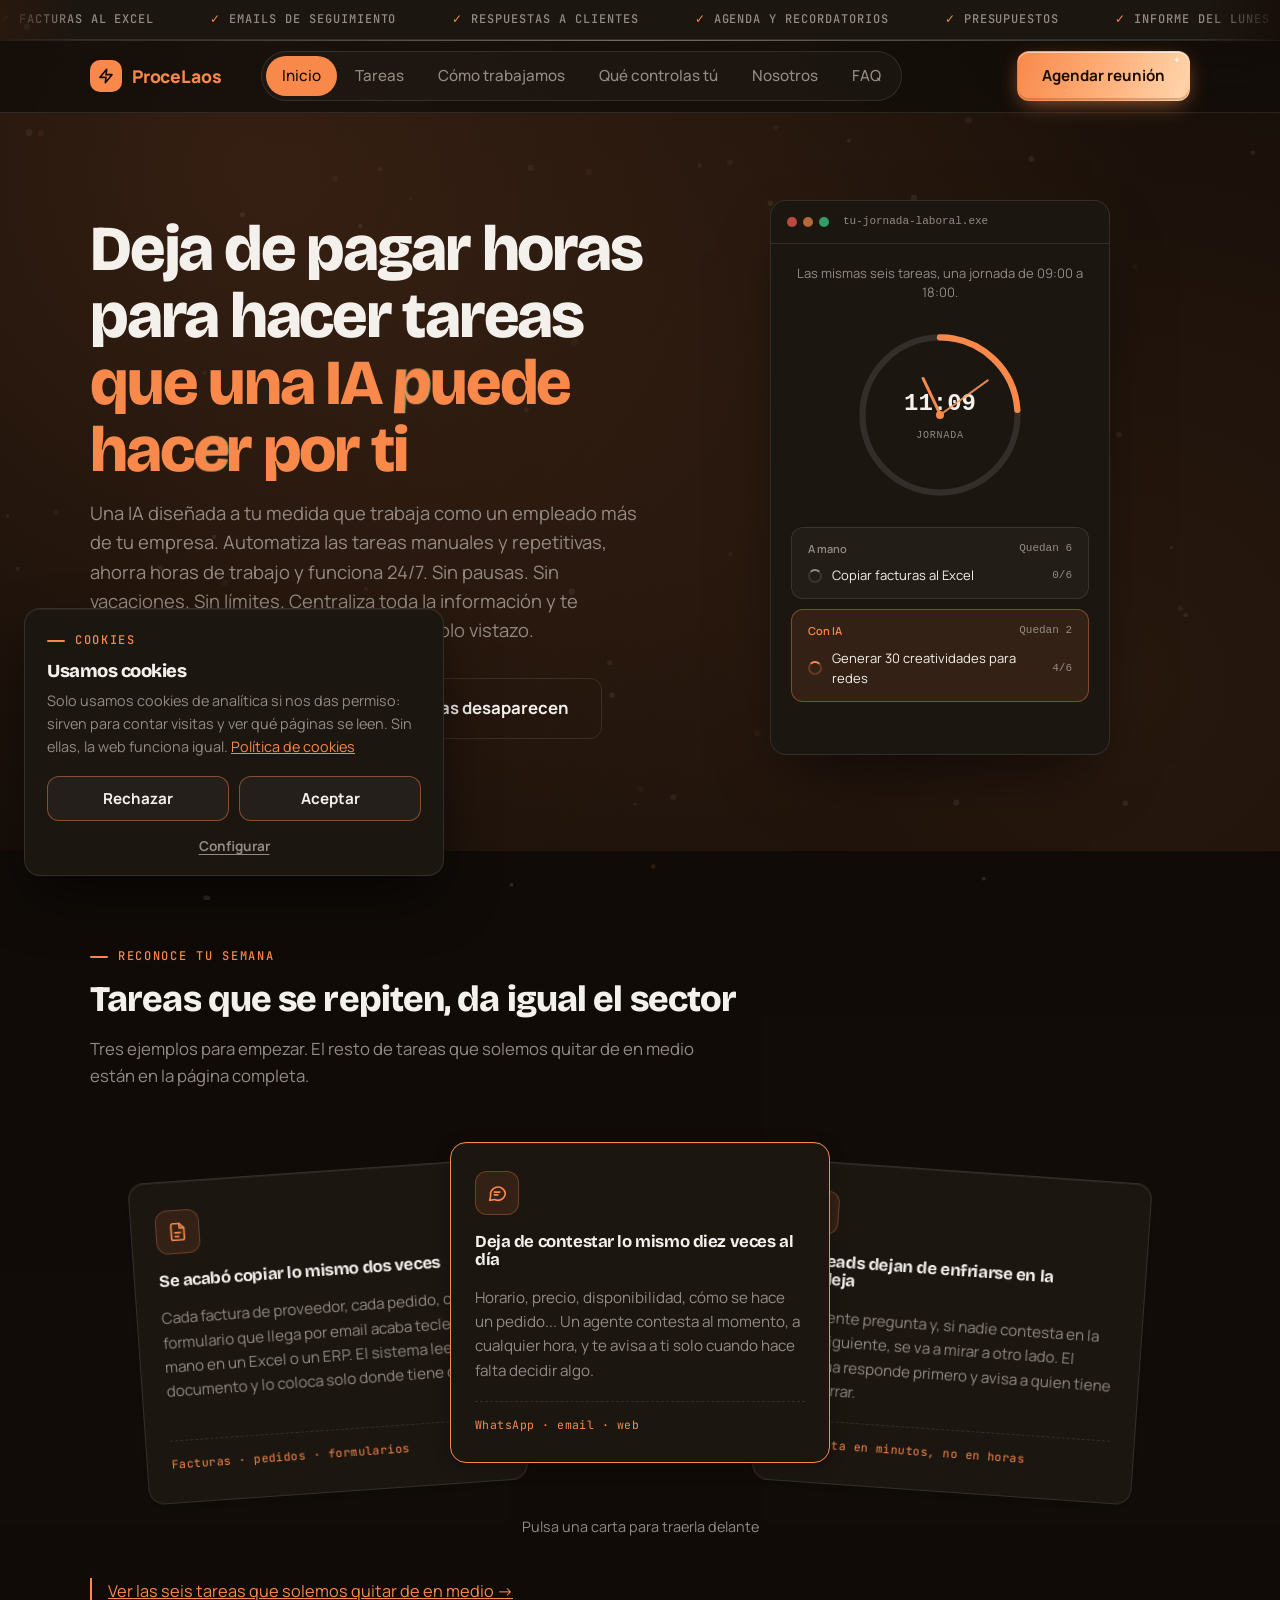
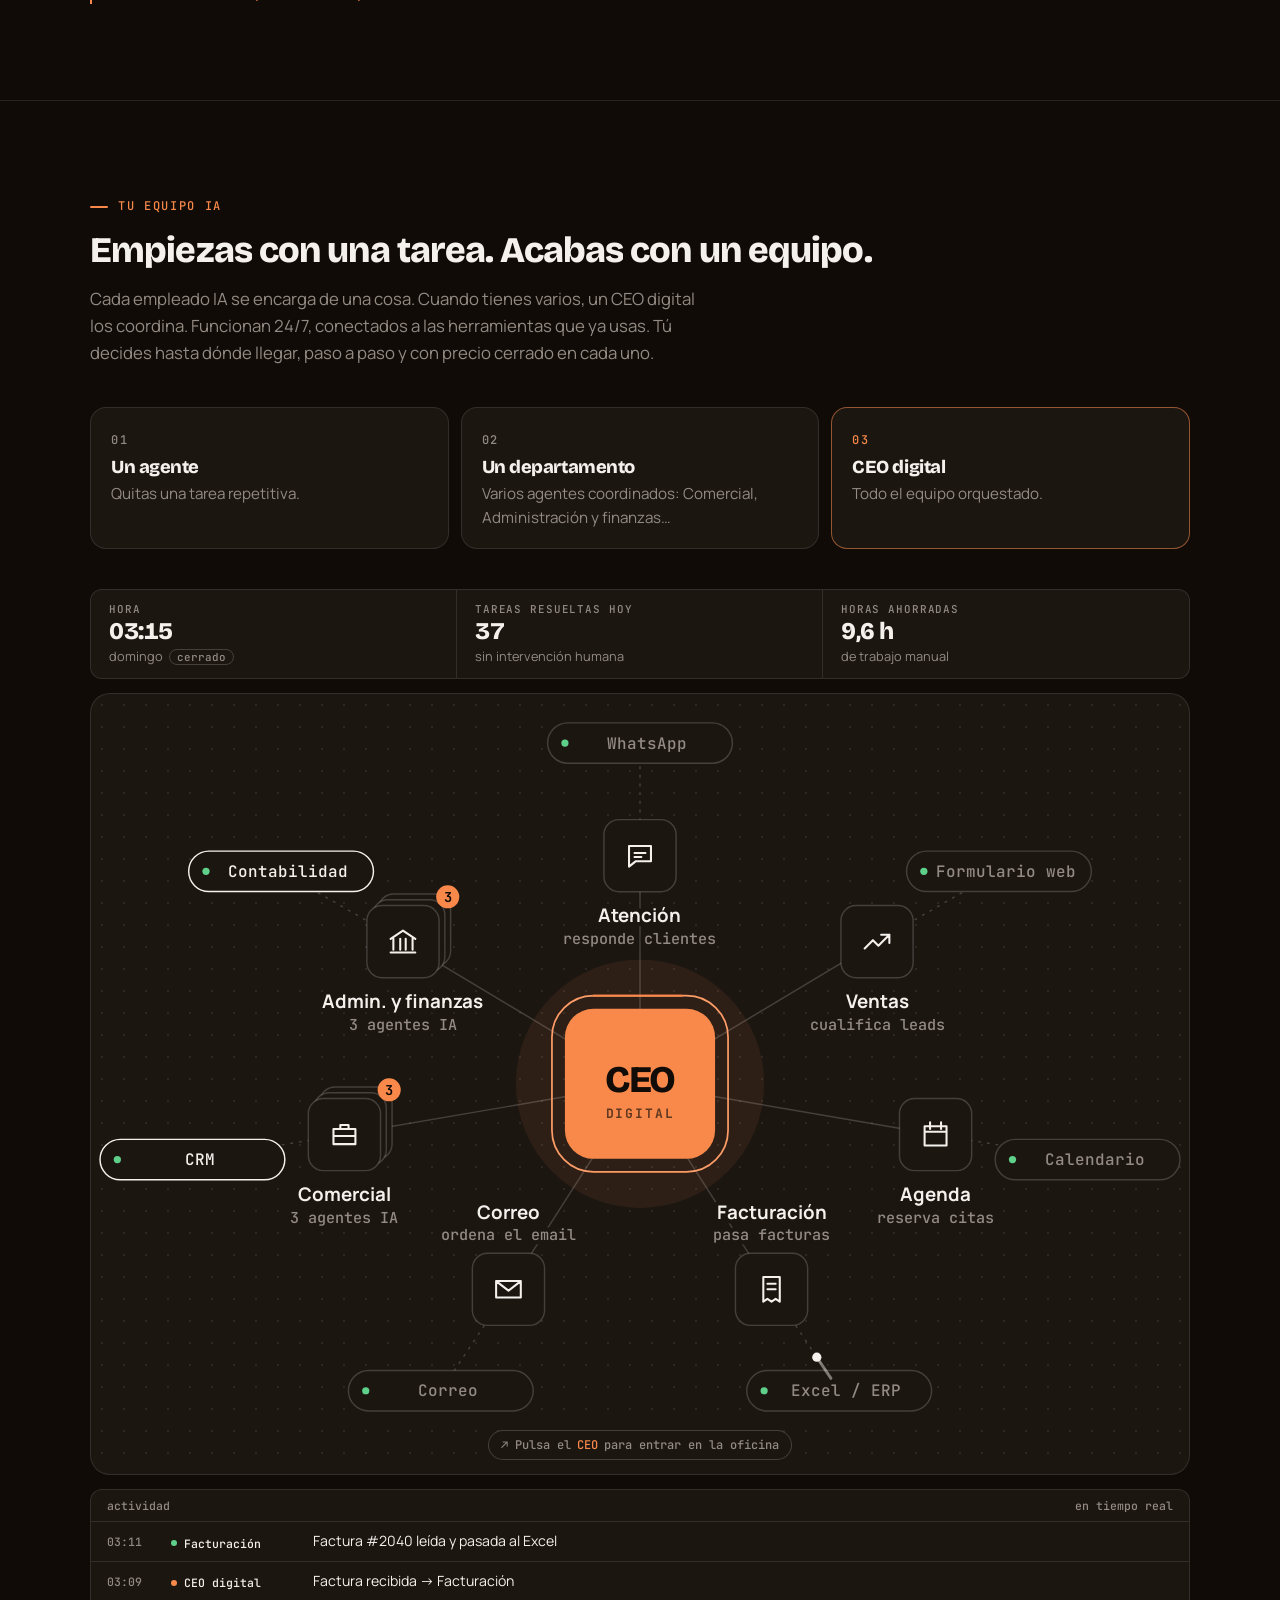
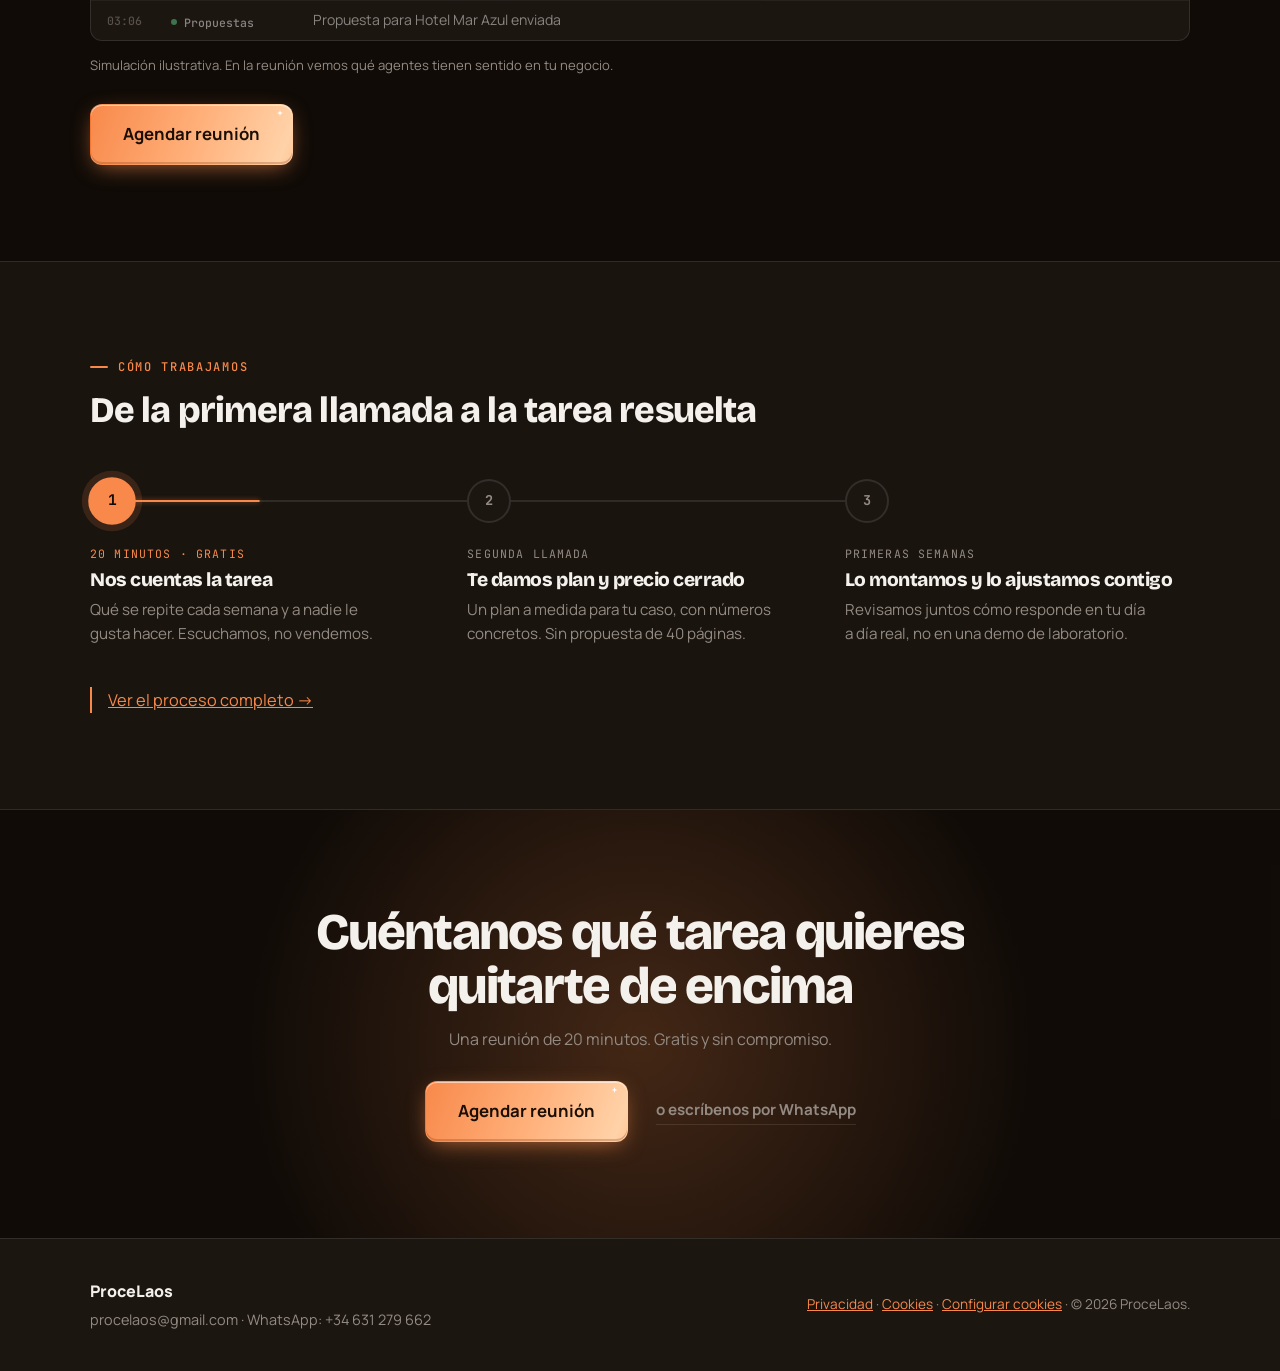
<file: index.html>
<!DOCTYPE html>
<html lang="es">
<head>
  <meta charset="UTF-8">
  <meta name="viewport" content="width=device-width, initial-scale=1.0">
  <meta name="color-scheme" content="dark">
  <script>
    document.documentElement.classList.add('js');
    window.setTimeout(function () {
      if (!document.documentElement.classList.contains('reveal-ready')) {
        document.documentElement.classList.add('reveal-fallback');
      }
    }, 3000);
  </script>
  <title>ProceLaos — Deja de perder horas en tareas repetitivas</title>
  <meta name="description" content="Reunión inicial gratuita: te decimos qué tareas de tu empresa se pueden dejar de hacer a mano y cuánto costaría.">

  <meta property="og:type" content="website">
  <meta property="og:site_name" content="ProceLaos">
  <meta property="og:title" content="ProceLaos — Deja de perder horas en tareas repetitivas">
  <meta property="og:description" content="Reunión inicial gratuita: te decimos qué tareas de tu empresa se pueden dejar de hacer a mano y cuánto costaría.">
  <meta property="og:url" content="https://procelaos.com/">
  <link rel="canonical" href="https://procelaos.com/">
  <meta property="og:image" content="https://procelaos.com/images/og-image.png">
  <meta property="og:image:width" content="1200">
  <meta property="og:image:height" content="630">
  <meta name="twitter:image" content="https://procelaos.com/images/og-image.png">
  <meta property="og:locale" content="es_ES">
  <meta name="twitter:card" content="summary_large_image">

  <link rel="icon" href="data:image/svg+xml,%3Csvg xmlns='http://www.w3.org/2000/svg' viewBox='0 0 100 100'%3E%3Crect width='100' height='100' rx='20' fill='%23110C08'/%3E%3Ctext x='50' y='68' font-size='60' text-anchor='middle' fill='%23F8894B' font-family='Arial' font-weight='bold'%3EP%3C/text%3E%3C/svg%3E">

  <link rel="preconnect" href="https://fonts.googleapis.com">
  <link rel="preconnect" href="https://fonts.gstatic.com" crossorigin>
  <link href="https://fonts.googleapis.com/css2?family=Bricolage+Grotesque:opsz,wght@12..96,600;12..96,800&family=JetBrains+Mono:wght@500;700&family=Manrope:wght@400;500;700;800&display=swap" rel="stylesheet">

  <link rel="stylesheet" href="styles.css">

  <script type="application/ld+json">
  {
    "@context": "https://schema.org",
    "@type": "ProfessionalService",
    "name": "ProceLaos",
    "url": "https://procelaos.com/",
    "logo": "https://procelaos.com/images/og-image.png",
    "image": "https://procelaos.com/images/og-image.png",
    "description": "Automatización de tareas repetitivas para empresas: diagnóstico gratuito de qué se puede dejar de hacer a mano.",
    "email": "procelaos@gmail.com",
    "telephone": "+34631279662",
    "areaServed": "ES",
    "priceRange": "€€"
  }
  </script>
</head>
<body class="has-brand-band">

  <noscript>
    <style>.reveal { opacity: 1 !important; transform: none !important; }</style>
  </noscript>

  <div class="brand-band">
    <div class="brand-band__track" aria-hidden="true">
      <div class="brand-band__group">
        <span class="brand-band__item">Proce<span>Laos</span></span>
        <span class="brand-band__item">Proce<span>Laos</span></span>
        <span class="brand-band__item">Proce<span>Laos</span></span>
        <span class="brand-band__item">Proce<span>Laos</span></span>
        <span class="brand-band__item">Proce<span>Laos</span></span>
        <span class="brand-band__item">Proce<span>Laos</span></span>
      </div>
      <div class="brand-band__group">
        <span class="brand-band__item">Proce<span>Laos</span></span>
        <span class="brand-band__item">Proce<span>Laos</span></span>
        <span class="brand-band__item">Proce<span>Laos</span></span>
        <span class="brand-band__item">Proce<span>Laos</span></span>
        <span class="brand-band__item">Proce<span>Laos</span></span>
        <span class="brand-band__item">Proce<span>Laos</span></span>
      </div>
    </div>
  </div>

  <canvas class="particles-canvas" id="particlesCanvas" aria-hidden="true"></canvas>

  <a class="skip-link" href="#contenido">Saltar al contenido</a>

  <header class="site-header">
    <div class="container site-header__inner">
      <a href="/" class="logo"><span class="logo__icon" aria-hidden="true"><svg viewBox="0 0 24 24" width="16" height="16" fill="none" stroke="currentColor" stroke-width="2.5" stroke-linecap="round" stroke-linejoin="round"><polygon points="13 2 3 14 12 14 11 22 21 10 12 10 13 2"/></svg></span><span class="logo__text">Proce<span>Laos</span></span></a>

      <button class="nav-toggle" id="navToggle" aria-expanded="false" aria-controls="siteNav" aria-label="Abrir menú">
        <span></span><span></span><span></span>
      </button>

      <nav class="site-nav" id="siteNav">
        <div class="site-nav__links">
          <a href="/" class="is-active">Inicio</a>
          <a href="/tareas">Tareas</a>
          <a href="/proceso">Cómo trabajamos</a>
          <a href="/capacidades">Qué controlas tú</a>
          <a href="/nosotros">Nosotros</a>
          <a href="/faq">FAQ</a>
        </div>
        <div class="site-nav__actions">
          <a href="/agendar-reunion" class="btn btn--primary">Agendar reunión</a>
        </div>
      </nav>
    </div>
  </header>

  <main id="contenido">

    <section class="hero">
      <div class="container hero__inner">
        <div class="hero__content">
          <h1>Deja de pagar horas para hacer tareas <span class="highlight">que una IA puede hacer por ti</span></h1>
          <p class="hero__subtitle">Una IA diseñada a tu medida que trabaja como un empleado más de tu empresa. Automatiza las tareas manuales y repetitivas, ahorra horas de trabajo y funciona 24/7. Sin pausas. Sin vacaciones. Sin límites. Centraliza toda la información y te permite tenerlo todo bajo control de un solo vistazo.</p>
          <div class="hero__actions">
            <a href="/agendar-reunion" class="btn btn--primary btn--lg">Agendar reunión</a>
            <a href="/tareas" class="btn btn--outline btn--lg">Ver qué tareas desaparecen</a>
          </div>
        </div>

        <div class="hero__visual">
          <div class="jornada-widget" id="jornadaWidget">
            <div class="jornada-widget__bar">
              <span class="jornada-widget__dot jornada-widget__dot--red"></span>
              <span class="jornada-widget__dot jornada-widget__dot--accent"></span>
              <span class="jornada-widget__dot jornada-widget__dot--green"></span>
              <span class="jornada-widget__filename">tu-jornada-laboral.exe</span>
            </div>

            <div class="jornada-widget__body">
              <p class="jornada-widget__caption">Las mismas seis tareas, una jornada de 09:00 a 18:00.</p>

              <div class="jornada-widget__clock">
                <svg viewBox="0 0 168 168" class="jornada-widget__ring" aria-hidden="true">
                  <circle cx="84" cy="84" r="74" class="jornada-widget__ring-track" />
                  <circle cx="84" cy="84" r="74" class="jornada-widget__ring-progress" id="jornadaRingProgress" />
                </svg>
                <div class="jornada-widget__hand jornada-widget__hand--min" id="jornadaHandMin" aria-hidden="true"></div>
                <div class="jornada-widget__hand jornada-widget__hand--hora" id="jornadaHandHora" aria-hidden="true"></div>
                <span class="jornada-widget__pin" aria-hidden="true"></span>
                <div class="jornada-widget__time">
                  <span class="jornada-widget__time-value" id="jornadaTime">09:00</span>
                  <span class="jornada-widget__time-label">Jornada</span>
                </div>
              </div>

              <div class="jornada-widget__tasks">
                <div class="jornada-widget__card jornada-widget__card--manual" id="jornadaManual">
                  <div class="jornada-widget__card-head">
                    <span>A mano</span>
                    <span class="jornada-widget__mono" id="jornadaManualQuedan">Quedan 6</span>
                  </div>
                  <div class="jornada-widget__card-row">
                    <span class="jornada-widget__spinner" id="jornadaManualIcon" aria-hidden="true"></span>
                    <span class="jornada-widget__task" id="jornadaManualTask">Copiar facturas al Excel</span>
                    <span class="jornada-widget__mono" id="jornadaManualCount">0/6</span>
                  </div>
                </div>

                <div class="jornada-widget__card jornada-widget__card--ai" id="jornadaAi">
                  <div class="jornada-widget__card-head">
                    <span>Con IA</span>
                    <span class="jornada-widget__mono" id="jornadaAiQuedan">Quedan 4</span>
                  </div>
                  <div class="jornada-widget__card-row">
                    <span class="jornada-widget__spinner jornada-widget__spinner--accent" id="jornadaAiIcon" aria-hidden="true"></span>
                    <span class="jornada-widget__task" id="jornadaAiTask">Responder consultas de clientes</span>
                    <span class="jornada-widget__mono" id="jornadaAiCount">2/6</span>
                  </div>
                </div>
              </div>

              <p class="jornada-widget__recovered" id="jornadaRecovered"></p>
            </div>
          </div>
        </div>
      </div>
    </section>

    <section class="section">
      <div class="container">
        <p class="eyebrow reveal">Reconoce tu semana</p>
        <h2 class="section__title split reveal">Tareas que se repiten, da igual el sector</h2>
        <p class="section__lead reveal">Tres ejemplos para empezar. El resto de tareas que solemos quitar de en medio están en la página completa.</p>

        <!-- Baraja en abanico (styles.css .deck, script.js inicializarBaraja):
             --o es la distancia al centro y --a su valor absoluto. -->
        <ul class="deck reveal" aria-label="Tres tareas de ejemplo">
          <li class="deck__item" style="--o:-1;--a:1">
            <article class="card deck__card" tabindex="0" aria-current="false">
              <span class="card__icon" aria-hidden="true"><svg viewBox="0 0 24 24"><path pathLength="1" d="M14 3H7a2 2 0 0 0-2 2v14a2 2 0 0 0 2 2h10a2 2 0 0 0 2-2V8z"/><path pathLength="1" d="M14 3v5h5"/><path pathLength="1" d="M9 13h6M9 17h4"/></svg></span>
              <h3>Se acabó copiar lo mismo dos veces</h3>
              <p>Cada factura de proveedor, cada pedido, cada formulario que llega por email acaba tecleado a mano en un Excel o un ERP. El sistema lee el documento y lo coloca solo donde tiene que ir.</p>
              <span class="card__tag">Facturas · pedidos · formularios</span>
            </article>
          </li>
          <li class="deck__item is-front" style="--o:0;--a:0">
            <article class="card deck__card" tabindex="0" aria-current="true">
              <span class="card__icon" aria-hidden="true"><svg viewBox="0 0 24 24"><path pathLength="1" d="M21 12a8 8 0 0 1-11.6 7.1L4 20l1-4.6A8 8 0 1 1 21 12z"/><path pathLength="1" d="M9 11h6M9 14h4"/></svg></span>
              <h3>Deja de contestar lo mismo diez veces al día</h3>
              <p>Horario, precio, disponibilidad, cómo se hace un pedido... Un agente contesta al momento, a cualquier hora, y te avisa a ti solo cuando hace falta decidir algo.</p>
              <span class="card__tag">WhatsApp · email · web</span>
            </article>
          </li>
          <li class="deck__item" style="--o:1;--a:1">
            <article class="card deck__card" tabindex="0" aria-current="false">
              <span class="card__icon" aria-hidden="true"><svg viewBox="0 0 24 24"><path pathLength="1" d="M13 2 4 14h7l-1 8 9-12h-7z"/></svg></span>
              <h3>Los leads dejan de enfriarse en la bandeja</h3>
              <p>Un cliente pregunta y, si nadie contesta en la hora siguiente, se va a mirar a otro lado. El sistema responde primero y avisa a quien tiene que cerrar.</p>
              <span class="card__tag">Respuesta en minutos, no en horas</span>
            </article>
          </li>
        </ul>
        <p class="deck__hint">Pulsa una carta para traerla delante</p>


        <p class="section__outro reveal"><a href="/tareas">Ver las seis tareas que solemos quitar de en medio →</a></p>
      </div>
    </section>

    <!-- Tu equipo IA: escalera de crecimiento + simulación del CEO digital.
         Estilos con prefijo cd- (styles.css) y motor en ceo-digital.js, que
         solo corre con la sección en pantalla y la pestaña visible. -->
    <section class="section cd-section" id="equipo-ia" aria-labelledby="cd-titulo">
      <div class="container">
        <p class="eyebrow reveal">Tu equipo IA</p>
        <h2 class="section__title split reveal" id="cd-titulo">Empiezas con una tarea. Acabas con un equipo.</h2>
        <p class="section__lead reveal">Cada empleado IA se encarga de una cosa. Cuando tienes varios, un CEO digital los coordina. Funcionan 24/7, conectados a las herramientas que ya usas. Tú decides hasta dónde llegar, paso a paso y con precio cerrado en cada uno.</p>

        <ol class="cd-steps reveal">
          <li class="cd-step">
            <span class="cd-step__n">01</span>
            <h3>Un agente</h3>
            <p>Quitas una tarea repetitiva.</p>
          </li>
          <li class="cd-step">
            <span class="cd-step__n">02</span>
            <h3>Un departamento</h3>
            <p>Varios agentes coordinados: Comercial, Administración y finanzas…</p>
          </li>
          <li class="cd-step cd-step--top">
            <span class="cd-step__n">03</span>
            <h3>CEO digital</h3>
            <p>Todo el equipo orquestado.</p>
          </li>
        </ol>

        <div class="cd-demo reveal" id="cd-equipo">
          <div class="cd-stats">
            <div class="cd-stat"><span class="cd-k">Hora</span><span class="cd-v" id="cd-clock">03:12</span><span class="cd-d" id="cd-shift">domingo<span class="cd-tag">cerrado</span></span></div>
            <div class="cd-stat"><span class="cd-k">Tareas resueltas hoy</span><span class="cd-v" id="cd-tasks">37</span><span class="cd-d">sin intervención humana</span></div>
            <div class="cd-stat"><span class="cd-k">Horas ahorradas</span><span class="cd-v" id="cd-hours">9,6 h</span><span class="cd-d">de trabajo manual</span></div>
          </div>

          <div class="cd-scene" id="cd-scene">
            <svg id="cd-svg" viewBox="0 0 760 540" role="img" aria-label="Animación: un CEO digital reparte tareas a sus empleados IA de operaciones, comercial y administración y finanzas, conectados a las herramientas del negocio"></svg>
            <span class="cd-ui cd-hint" id="cd-hint">↗ Pulsa el <b>CEO</b> para entrar en la oficina</span>
            <button class="cd-ui cd-back" id="cd-back" type="button" hidden>← Volver al esquema</button>
            <span class="cd-ui cd-olbl" id="cd-olbl" hidden>Oficina virtual · 11 empleados IA</span>
          </div>

          <div class="cd-console">
            <div class="cd-console__h"><span>actividad</span><span>en tiempo real</span></div>
            <ol class="cd-log" id="cd-log" aria-live="off">
              <li><span class="cd-t">03:11</span><span class="cd-who">Facturación</span><span class="cd-msg">Factura #2040 leída y pasada al Excel</span></li>
              <li><span class="cd-t">03:09</span><span class="cd-who cd-who--ceo">CEO digital</span><span class="cd-msg">Factura recibida → Facturación</span></li>
              <li><span class="cd-t">03:06</span><span class="cd-who">Propuestas</span><span class="cd-msg">Propuesta para Hotel Mar Azul enviada</span></li>
            </ol>
          </div>
        </div>

        <p class="cd-note">Simulación ilustrativa. En la reunión vemos qué agentes tienen sentido en tu negocio.</p>

        <div class="cd-cta reveal">
          <a href="/agendar-reunion" class="btn btn--primary btn--lg">Agendar reunión</a>
        </div>
      </div>
    </section>

    <section class="section section--alt">
      <div class="container">
        <p class="eyebrow reveal">Cómo trabajamos</p>
        <h2 class="section__title split reveal">De la primera llamada a la tarea resuelta</h2>

        <ol class="recorrido" id="recorridoLista">
          <li class="recorrido__paso">
            <span class="recorrido__nodo" aria-hidden="true">1</span>
            <div>
              <span class="recorrido__tiempo">20 minutos · gratis</span>
              <h3>Nos cuentas la tarea</h3>
              <p>Qué se repite cada semana y a nadie le gusta hacer. Escuchamos, no vendemos.</p>
            </div>
          </li>
          <li class="recorrido__paso">
            <span class="recorrido__nodo" aria-hidden="true">2</span>
            <div>
              <span class="recorrido__tiempo">Segunda llamada</span>
              <h3>Te damos plan y precio cerrado</h3>
              <p>Un plan a medida para tu caso, con números concretos. Sin propuesta de 40 páginas.</p>
            </div>
          </li>
          <li class="recorrido__paso">
            <span class="recorrido__nodo" aria-hidden="true">3</span>
            <div>
              <span class="recorrido__tiempo">Primeras semanas</span>
              <h3>Lo montamos y lo ajustamos contigo</h3>
              <p>Revisamos juntos cómo responde en tu día a día real, no en una demo de laboratorio.</p>
            </div>
          </li>
        </ol>

        <p class="section__outro reveal"><a href="/proceso">Ver el proceso completo →</a></p>
      </div>
    </section>

    <section class="section cta-band">
      <div class="container">
        <h2 class="split reveal">Cuéntanos qué tarea quieres quitarte de encima</h2>
        <p class="reveal">Una reunión de 20 minutos. Gratis y sin compromiso.</p>
        <div class="cta-band__actions reveal">
          <a href="/agendar-reunion" class="btn btn--primary btn--lg">Agendar reunión</a>
          <a href="https://wa.me/34631279662" class="cta-band__alt" target="_blank" rel="noopener">o escríbenos por WhatsApp</a>
        </div>
      </div>
    </section>
  </main>

  <footer class="site-footer">
    <div class="container site-footer__inner">
      <div>
        <p class="site-footer__brand">ProceLaos</p>
        <p class="site-footer__contact">
          <!-- TODO: sustituir por email y WhatsApp reales del negocio general -->
          <a href="mailto:procelaos@gmail.com">procelaos@gmail.com</a> ·
          <a href="https://wa.me/34631279662" target="_blank" rel="noopener">WhatsApp: +34 631 279 662</a>
        </p>
      </div>
      <p class="site-footer__legal"><a href="/privacidad">Privacidad</a> · <a href="/cookies">Cookies</a> · © <span id="year"></span> ProceLaos.</p>
    </div>
  </footer>

  <script src="cookies.js"></script>
  <script src="script.js"></script>
  <script src="ceo-digital.js" defer></script>
</body>
</html>
</file>
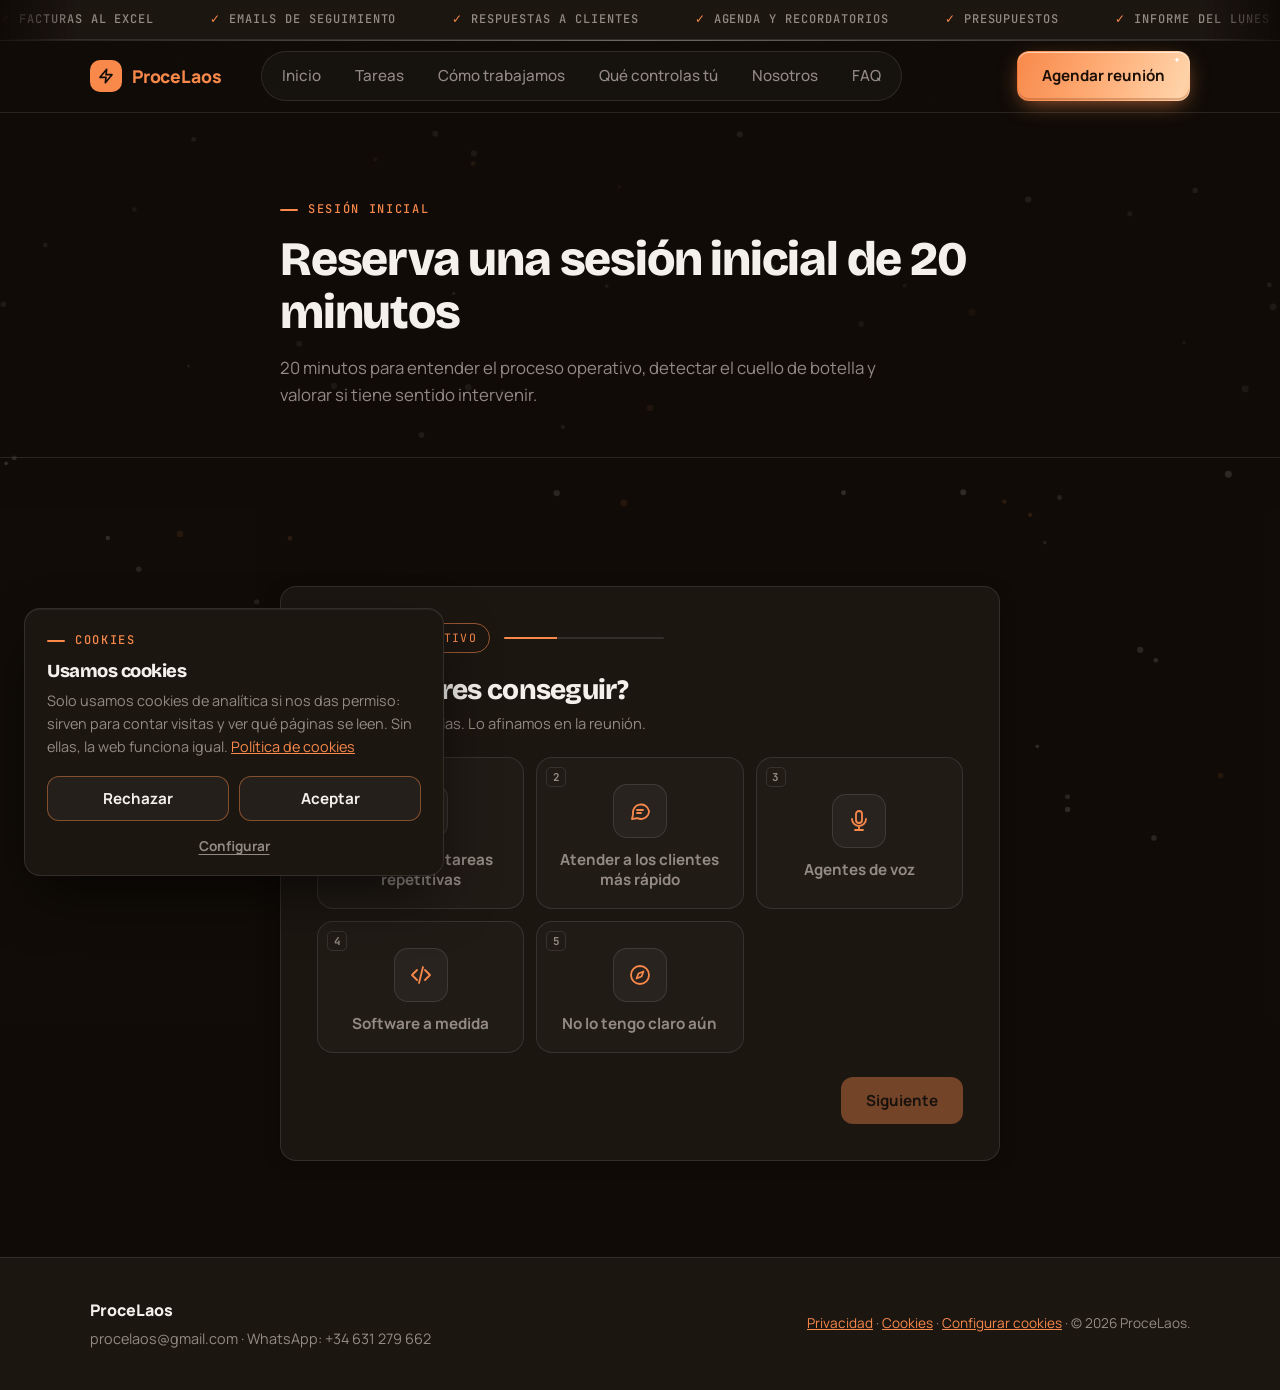
<file: agendar-reunion.html>
<!DOCTYPE html>
<html lang="es">
<head>
  <meta charset="UTF-8">
  <meta name="viewport" content="width=device-width, initial-scale=1.0">
  <meta name="color-scheme" content="dark">
  <script>
    document.documentElement.classList.add('js');
    window.setTimeout(function () {
      if (!document.documentElement.classList.contains('reveal-ready')) {
        document.documentElement.classList.add('reveal-fallback');
      }
    }, 3000);
  </script>
  <title>Agenda una reunión — ProceLaos</title>
  <meta name="description" content="Reserva una sesión inicial de 20 minutos: vemos tu proceso operativo, detectamos el cuello de botella y valoramos si tiene sentido intervenir.">

  <meta property="og:type" content="website">
  <meta property="og:site_name" content="ProceLaos">
  <meta property="og:title" content="Agenda una reunión — ProceLaos">
  <meta property="og:description" content="Reserva una sesión inicial de 20 minutos: vemos tu proceso operativo, detectamos el cuello de botella y valoramos si tiene sentido intervenir.">
  <meta property="og:url" content="https://procelaos.com/agendar-reunion">
  <link rel="canonical" href="https://procelaos.com/agendar-reunion">
  <meta property="og:image" content="https://procelaos.com/images/og-image.png">
  <meta property="og:image:width" content="1200">
  <meta property="og:image:height" content="630">
  <meta name="twitter:image" content="https://procelaos.com/images/og-image.png">
  <meta property="og:locale" content="es_ES">
  <meta name="twitter:card" content="summary_large_image">

  <link rel="icon" href="data:image/svg+xml,%3Csvg xmlns='http://www.w3.org/2000/svg' viewBox='0 0 100 100'%3E%3Crect width='100' height='100' rx='20' fill='%23110C08'/%3E%3Ctext x='50' y='68' font-size='60' text-anchor='middle' fill='%23F8894B' font-family='Arial' font-weight='bold'%3EP%3C/text%3E%3C/svg%3E">

  <link rel="preconnect" href="https://fonts.googleapis.com">
  <link rel="preconnect" href="https://fonts.gstatic.com" crossorigin>
  <link href="https://fonts.googleapis.com/css2?family=Bricolage+Grotesque:opsz,wght@12..96,600;12..96,800&family=JetBrains+Mono:wght@500;700&family=Manrope:wght@400;500;700;800&display=swap" rel="stylesheet">

  <link rel="stylesheet" href="styles.css">
</head>
<body class="has-brand-band">

  <noscript>
    <style>.reveal { opacity: 1 !important; transform: none !important; }</style>
  </noscript>

  <div class="brand-band">
    <div class="brand-band__track" aria-hidden="true">
      <div class="brand-band__group">
        <span class="brand-band__item">Proce<span>Laos</span></span>
        <span class="brand-band__item">Proce<span>Laos</span></span>
        <span class="brand-band__item">Proce<span>Laos</span></span>
        <span class="brand-band__item">Proce<span>Laos</span></span>
        <span class="brand-band__item">Proce<span>Laos</span></span>
        <span class="brand-band__item">Proce<span>Laos</span></span>
      </div>
      <div class="brand-band__group">
        <span class="brand-band__item">Proce<span>Laos</span></span>
        <span class="brand-band__item">Proce<span>Laos</span></span>
        <span class="brand-band__item">Proce<span>Laos</span></span>
        <span class="brand-band__item">Proce<span>Laos</span></span>
        <span class="brand-band__item">Proce<span>Laos</span></span>
        <span class="brand-band__item">Proce<span>Laos</span></span>
      </div>
    </div>
  </div>

  <canvas class="particles-canvas" id="particlesCanvas" aria-hidden="true"></canvas>

  <a class="skip-link" href="#contenido">Saltar al contenido</a>

  <header class="site-header">
    <div class="container site-header__inner">
      <a href="/" class="logo"><span class="logo__icon" aria-hidden="true"><svg viewBox="0 0 24 24" width="16" height="16" fill="none" stroke="currentColor" stroke-width="2.5" stroke-linecap="round" stroke-linejoin="round"><polygon points="13 2 3 14 12 14 11 22 21 10 12 10 13 2"/></svg></span><span class="logo__text">Proce<span>Laos</span></span></a>

      <button class="nav-toggle" id="navToggle" aria-expanded="false" aria-controls="siteNav" aria-label="Abrir menú">
        <span></span><span></span><span></span>
      </button>

      <nav class="site-nav" id="siteNav">
        <div class="site-nav__links">
          <a href="/">Inicio</a>
          <a href="/tareas">Tareas</a>
          <a href="/proceso">Cómo trabajamos</a>
          <a href="/capacidades">Qué controlas tú</a>
          <a href="/nosotros">Nosotros</a>
          <a href="/faq">FAQ</a>
        </div>
        <div class="site-nav__actions">
          <a href="/agendar-reunion" class="btn btn--primary">Agendar reunión</a>
        </div>
      </nav>
    </div>
  </header>

  <main id="contenido">

    <section class="page-header">
      <div class="container container--narrow">
        <p class="eyebrow reveal">Sesión inicial</p>
        <h1 class="split reveal">Reserva una sesión inicial de 20 minutos</h1>
        <p class="page-header__lead reveal">20 minutos para entender el proceso operativo, detectar el cuello de botella y valorar si tiene sentido intervenir.</p>
      </div>
    </section>

    <section class="section">
      <div class="container container--narrow">

        <div class="booking-card" id="bookingCard">

          <!-- Paso 0: tres preguntas rápidas. Las opciones se pintan desde
               PREGUNTAS en el script de abajo. -->
          <div class="cuestionario" id="cuestionario">
            <div class="cuestionario__cabecera">
              <span class="cuestionario__contador" id="cuestionarioContador">01 / 03 · Objetivo</span>
              <span class="cuestionario__barra" aria-hidden="true"><span id="cuestionarioBarra"></span></span>
            </div>

            <p class="cuestionario__recuperado" id="cuestionarioRecuperado" hidden>Hemos recuperado lo que habías escrito.</p>

            <h2 class="cuestionario__pregunta" id="cuestionarioPregunta">¿Qué quieres conseguir?</h2>
            <p class="cuestionario__ayuda" id="cuestionarioAyuda"></p>

            <div class="cuestionario__opciones" id="cuestionarioOpciones" role="radiogroup" aria-labelledby="cuestionarioPregunta"></div>

            <div class="cuestionario__pie">
              <button type="button" class="cuestionario__atras" id="cuestionarioAtras" hidden>← Atrás</button>
              <button type="button" class="btn btn--primary cuestionario__siguiente" id="cuestionarioSiguiente" disabled>Siguiente</button>
            </div>
          </div>

          <!-- Paso 1: calendario + horas -->
          <div class="booking-grid" id="bookingStepPick" hidden>
            <div class="booking-col">
              <div class="booking-info__avatar">P</div>
              <p class="booking-info__org">ProceLaos</p>
              <p class="booking-info__title">Sesión inicial</p>
              <p class="booking-info__meta">
                <svg width="15" height="15" viewBox="0 0 24 24" fill="none" stroke="currentColor" stroke-width="2"><circle cx="12" cy="12" r="10"/><path d="M12 6v6l4 2"/></svg>
                20 min
              </p>
              <p class="booking-info__meta">
                <svg width="15" height="15" viewBox="0 0 24 24" fill="none" stroke="currentColor" stroke-width="2"><circle cx="12" cy="12" r="10"/><path d="M2 12h20M12 2a15 15 0 0 1 0 20 15 15 0 0 1 0-20z"/></svg>
                Europe/Madrid
              </p>
              <ul class="booking-info__resumen" data-resumen></ul>
              <button type="button" class="cuestionario__atras" id="volverCuestionario">← Cambiar respuestas</button>
            </div>

            <div class="booking-col">
              <div class="booking-cal__head">
                <p class="booking-cal__month" id="calMonthLabel">—</p>
                <div class="booking-cal__nav">
                  <button type="button" id="calPrev" aria-label="Mes anterior">‹</button>
                  <button type="button" id="calNext" aria-label="Mes siguiente">›</button>
                </div>
              </div>
              <div class="booking-cal__grid" id="calDow"></div>
              <div class="booking-cal__grid" id="calGrid" style="margin-top:4px;"></div>
            </div>

            <div class="booking-col">
              <p class="booking-slots__head" id="slotsHead">Elige un día</p>
              <div class="booking-slots__list" id="slotsList">
                <p class="booking-slots__empty">Selecciona un día del calendario para ver horas disponibles.</p>
              </div>
            </div>
          </div>

          <!-- Paso 2: confirmar -->
          <div class="booking-grid booking-grid--confirm" id="bookingStepConfirm" hidden>
            <div class="booking-col">
              <div class="booking-info__avatar">P</div>
              <p class="booking-info__org">ProceLaos</p>
              <p class="booking-info__title">Sesión inicial</p>
              <p class="booking-info__meta" id="confirmDateLabel"></p>
              <p class="booking-info__meta">
                <svg width="15" height="15" viewBox="0 0 24 24" fill="none" stroke="currentColor" stroke-width="2"><circle cx="12" cy="12" r="10"/><path d="M12 6v6l4 2"/></svg>
                20 min
              </p>
              <p class="booking-info__meta">
                <svg width="15" height="15" viewBox="0 0 24 24" fill="none" stroke="currentColor" stroke-width="2"><circle cx="12" cy="12" r="10"/><path d="M2 12h20M12 2a15 15 0 0 1 0 20 15 15 0 0 1 0-20z"/></svg>
                Europe/Madrid
              </p>
              <ul class="booking-info__resumen" data-resumen></ul>
            </div>
            <div class="booking-col">
              <form id="bookingForm" novalidate>
                <div class="booking-form__row">
                  <label for="bNombre">Tu nombre <span class="booking-form__req">*</span></label>
                  <input type="text" id="bNombre" required>
                </div>
                <div class="booking-form__row">
                  <label for="bEmail">Email <span class="booking-form__req">*</span></label>
                  <input type="email" id="bEmail" required>
                </div>
                <div class="booking-form__row">
                  <label for="bSector">Sector <span class="booking-form__req">*</span></label>
                  <input type="text" id="bSector" required placeholder="Ej.: clínica, tienda online, gestoría, taller…">
                </div>
                <div class="booking-form__row">
                  <label for="bNotas">¿Qué tarea te quita más tiempo? <span class="booking-form__opcional">opcional</span></label>
                  <textarea id="bNotas" rows="3" placeholder="Ej.: paso a mano las facturas al Excel cada semana, contesto lo mismo por WhatsApp…"></textarea>
                </div>
                <p class="booking-error" id="bookingError" role="alert" hidden></p>
                <div class="booking-form__nav">
                  <button type="button" class="btn btn--outline" id="bookingBack">Atrás</button>
                  <button type="submit" class="btn btn--primary" id="bookingSubmit">Confirmar</button>
                </div>
              </form>
            </div>
          </div>

          <!-- Paso 3: éxito -->
          <div class="booking-success" id="bookingSuccess" hidden>
            <div class="booking-success__icon" aria-hidden="true">
              <svg viewBox="0 0 24 24" width="28" height="28"><circle cx="12" cy="12" r="10" fill="none" stroke="currentColor" stroke-width="2"></circle><path d="M7 12.5l3 3 7-7" fill="none" stroke="currentColor" stroke-width="2.2" stroke-linecap="round" stroke-linejoin="round"></path></svg>
            </div>
            <h3>Reserva confirmada</h3>
            <p id="successDetail">Te esperamos.</p>
          </div>

        </div>

      </div>
    </section>
  </main>

  <footer class="site-footer">
    <div class="container site-footer__inner">
      <div>
        <p class="site-footer__brand">ProceLaos</p>
        <p class="site-footer__contact">
          <a href="mailto:procelaos@gmail.com">procelaos@gmail.com</a> ·
          <a href="https://wa.me/34631279662" target="_blank" rel="noopener">WhatsApp: +34 631 279 662</a>
        </p>
      </div>
      <p class="site-footer__legal"><a href="/privacidad">Privacidad</a> · <a href="/cookies">Cookies</a> · © <span id="year"></span> ProceLaos.</p>
    </div>
  </footer>

  <script src="cookies.js"></script>
  <script src="script.js"></script>
  <script>
    (function () {
      var MESES = ['enero','febrero','marzo','abril','mayo','junio','julio','agosto','septiembre','octubre','noviembre','diciembre'];
      var DOW = ['DOM','LUN','MAR','MIÉ','JUE','VIE','SÁB'];
      var SLOT_START_H = 9, SLOT_END_H = 19, SLOT_STEP_MIN = 30, DURACION_MIN = 20;

      var hoy = new Date(); hoy.setHours(0,0,0,0);
      var vista = new Date(hoy.getFullYear(), hoy.getMonth(), 1);
      var diaSeleccionado = null;
      var slotSeleccionado = null; // Date

      var calMonthLabel = document.getElementById('calMonthLabel');
      var calDow = document.getElementById('calDow');
      var calGrid = document.getElementById('calGrid');
      var calPrev = document.getElementById('calPrev');
      var calNext = document.getElementById('calNext');
      var slotsHead = document.getElementById('slotsHead');
      var slotsList = document.getElementById('slotsList');

      DOW.forEach(function (d) {
        var el = document.createElement('div');
        el.className = 'booking-cal__dow';
        el.textContent = d;
        calDow.appendChild(el);
      });

      function esFinde(date) { var d = date.getDay(); return d === 0 || d === 6; }

      function pintarCalendario() {
        calMonthLabel.innerHTML = MESES[vista.getMonth()] + ' <span>' + vista.getFullYear() + '</span>';
        calGrid.innerHTML = '';

        var primerDiaSemana = new Date(vista.getFullYear(), vista.getMonth(), 1).getDay();
        var diasEnMes = new Date(vista.getFullYear(), vista.getMonth() + 1, 0).getDate();

        for (var i = 0; i < primerDiaSemana; i++) {
          var vacio = document.createElement('span');
          vacio.className = 'booking-cal__day is-empty';
          calGrid.appendChild(vacio);
        }

        for (var dia = 1; dia <= diasEnMes; dia++) {
          var fecha = new Date(vista.getFullYear(), vista.getMonth(), dia);
          var btn = document.createElement('button');
          btn.type = 'button';
          btn.className = 'booking-cal__day';
          btn.textContent = dia;
          var pasado = fecha < hoy;
          var deshabilitado = pasado || esFinde(fecha);
          if (deshabilitado) btn.disabled = true;
          if (diaSeleccionado && fecha.getTime() === diaSeleccionado.getTime()) btn.classList.add('is-selected');
          btn.addEventListener('click', function (f) {
            return function () { seleccionarDia(f); };
          }(fecha));
          calGrid.appendChild(btn);
        }

        var primerDiaMesVista = new Date(vista.getFullYear(), vista.getMonth(), 1);
        var mesActualReal = new Date(hoy.getFullYear(), hoy.getMonth(), 1);
        calPrev.disabled = primerDiaMesVista <= mesActualReal;
      }

      function seleccionarDia(fecha) {
        diaSeleccionado = fecha;
        pintarCalendario();
        pintarSlots(fecha);
      }

      function pintarSlots(fecha) {
        var formatoDia = fecha.toLocaleDateString('es-ES', { weekday: 'short', day: 'numeric' });
        slotsHead.textContent = formatoDia.charAt(0).toUpperCase() + formatoDia.slice(1);
        slotsList.innerHTML = '';

        var ahora = new Date();
        var huboSlot = false;

        for (var h = SLOT_START_H; h < SLOT_END_H; h++) {
          for (var m = 0; m < 60; m += SLOT_STEP_MIN) {
            var inicio = new Date(fecha.getFullYear(), fecha.getMonth(), fecha.getDate(), h, m, 0, 0);
            if (inicio <= ahora) continue;
            huboSlot = true;
            var btn = document.createElement('button');
            btn.type = 'button';
            btn.className = 'booking-slot';
            btn.textContent = inicio.toLocaleTimeString('es-ES', { hour: '2-digit', minute: '2-digit' });
            btn.addEventListener('click', function (ini) {
              return function () { seleccionarSlot(ini); };
            }(inicio));
            slotsList.appendChild(btn);
          }
        }

        if (!huboSlot) {
          var vacio = document.createElement('p');
          vacio.className = 'booking-slots__empty';
          vacio.textContent = 'Sin horas disponibles este día.';
          slotsList.appendChild(vacio);
        }
      }

      calPrev.addEventListener('click', function () {
        vista = new Date(vista.getFullYear(), vista.getMonth() - 1, 1);
        pintarCalendario();
      });
      calNext.addEventListener('click', function () {
        vista = new Date(vista.getFullYear(), vista.getMonth() + 1, 1);
        pintarCalendario();
      });

      pintarCalendario();

      // ---- Paso 2: confirmar ----
      var stepPick = document.getElementById('bookingStepPick');
      var stepConfirm = document.getElementById('bookingStepConfirm');
      var stepSuccess = document.getElementById('bookingSuccess');
      var confirmDateLabel = document.getElementById('confirmDateLabel');
      var bookingForm = document.getElementById('bookingForm');
      var bookingBack = document.getElementById('bookingBack');
      var bookingError = document.getElementById('bookingError');
      var bookingSubmit = document.getElementById('bookingSubmit');
      var successDetail = document.getElementById('successDetail');

      function seleccionarSlot(inicio) {
        slotSeleccionado = inicio;
        var etiqueta = inicio.toLocaleDateString('es-ES', { weekday: 'long', day: 'numeric', month: 'long' }) +
          ', ' + inicio.toLocaleTimeString('es-ES', { hour: '2-digit', minute: '2-digit' });
        confirmDateLabel.textContent = etiqueta;
        stepPick.hidden = true;
        stepConfirm.hidden = false;
      }

      bookingBack.addEventListener('click', function () {
        stepConfirm.hidden = true;
        stepPick.hidden = false;
      });

      function mostrarError(msg) { bookingError.textContent = msg; bookingError.hidden = false; }
      function limpiarError() { bookingError.hidden = true; bookingError.textContent = ''; }

      bookingForm.addEventListener('submit', function (e) {
        e.preventDefault();
        limpiarError();

        var nombre = document.getElementById('bNombre').value.trim();
        var email = document.getElementById('bEmail').value.trim();
        var notas = document.getElementById('bNotas').value.trim();
        var REGEX_EMAIL = /^[^\s@]+@[^\s@]+\.[^\s@]+$/;

        if (!nombre) { mostrarError('Falta tu nombre.'); return; }
        if (!email || !REGEX_EMAIL.test(email)) { mostrarError('Revisa el email, no parece válido.'); return; }
        if (!slotSeleccionado) { mostrarError('Elige una hora antes de confirmar.'); return; }

        var inicio = slotSeleccionado;
        var fin = new Date(inicio.getTime() + DURACION_MIN * 60000);

        var sector = document.getElementById('bSector').value.trim();
        if (!sector) { mostrarError('Dinos a qué se dedica tu negocio.'); return; }
        respuestas.sector = sector;

        // Las respuestas van también dentro de "notas": el flujo de n8n ya
        // pone las notas en la invitación del calendario, así que llegan sin
        // tocar el flujo. Además van en campos propios por si se quieren
        // guardar aparte.
        var resumen = PREGUNTAS.map(function (p) {
          return p.titulo + ': ' + textoDeRespuesta(p);
        }).concat('Sector: ' + sector).join('\n');

        var payload = {
          nombre: nombre,
          email: email,
          notas: resumen + (notas ? '\n\nTarea que más tiempo quita:\n' + notas : ''),
          objetivo: textoDeRespuesta(PREGUNTAS[0]),
          equipo: textoDeRespuesta(PREGUNTAS[1]),
          plazo: textoDeRespuesta(PREGUNTAS[2]),
          sector: sector,
          tarea: notas,
          start: inicio.toISOString(),
          end: fin.toISOString(),
          zona_horaria: 'Europe/Madrid'
        };

        bookingSubmit.disabled = true;
        bookingSubmit.textContent = 'Reservando…';

        fetch('https://primerproyectoilyes-n8n.3lluzl.easypanel.host/webhook/procelaos-reserva', {
          method: 'POST',
          headers: { 'Content-Type': 'application/json' },
          body: JSON.stringify(payload)
        })
          .then(function (res) {
            if (!res.ok) throw new Error('bad status');
            var etiqueta = inicio.toLocaleDateString('es-ES', { weekday: 'long', day: 'numeric', month: 'long' }) +
              ' a las ' + inicio.toLocaleTimeString('es-ES', { hour: '2-digit', minute: '2-digit' });
            successDetail.textContent = etiqueta + '. Te llega la invitación de calendario a ' + email + '.';
            stepConfirm.hidden = true;
            stepSuccess.hidden = false;
            borrarBorrador();
          })
          .catch(function () {
            bookingSubmit.disabled = false;
            bookingSubmit.textContent = 'Confirmar';
            mostrarError('No se ha podido reservar. Inténtalo de nuevo.');
          });
      });

      /* ------------------------------------------------------------------
         Cuestionario previo: tres preguntas con tarjetas. Se marca una
         opción (clic o su número en el teclado) y "Siguiente" avanza. La
         primera pregunta admite varias respuestas (multiple: true).
         ------------------------------------------------------------------ */

      function icono(trazos) {
        return '<svg viewBox="0 0 24 24" aria-hidden="true">' + trazos + '</svg>';
      }

      var PREGUNTAS = [
        {
          clave: 'objetivo', titulo: 'Objetivo', multiple: true,
          pregunta: '¿Qué quieres conseguir?',
          ayuda: 'Puedes marcar varias. Lo afinamos en la reunión.',
          opciones: [
            { valor: 'automatizar', texto: 'Automatizar tareas repetitivas', icono: icono('<path d="M17 2l4 4-4 4"/><path d="M3 11V9a3 3 0 0 1 3-3h15"/><path d="M7 22l-4-4 4-4"/><path d="M21 13v2a3 3 0 0 1-3 3H3"/>') },
            { valor: 'clientes', texto: 'Atender a los clientes más rápido', icono: icono('<path d="M21 12a8 8 0 0 1-11.6 7.1L4 20l1-4.6A8 8 0 1 1 21 12z"/><path d="M9 11h6M9 14h4"/>') },
            { valor: 'agentes-voz', texto: 'Agentes de voz', icono: icono('<rect x="9" y="2" width="6" height="12" rx="3"/><path d="M5 10a7 7 0 0 0 14 0M12 17v4M8 21h8"/>') },
            { valor: 'software', texto: 'Software a medida', icono: icono('<path d="M8 7l-5 5 5 5M16 7l5 5-5 5M14 4l-4 16"/>') },
            { valor: 'no-claro', exclusiva: true, texto: 'No lo tengo claro aún', icono: icono('<circle cx="12" cy="12" r="9"/><path d="M15.5 8.5l-2 5-5 2 2-5z"/>') }
          ]
        },
        {
          clave: 'equipo', titulo: 'Equipo',
          pregunta: '¿Cuántas personas hacen tareas repetitivas en tu negocio?',
          ayuda: 'Cuenta a todo el que copie datos, conteste lo mismo o rellene hojas a mano.',
          opciones: [
            { valor: '1', texto: 'Solo yo', icono: icono('<circle cx="12" cy="8" r="4"/><path d="M4 21c0-4 3.6-7 8-7s8 3 8 7"/>') },
            { valor: '2-5', texto: '2 a 5', icono: icono('<circle cx="9" cy="8" r="3.5"/><path d="M2 20c0-3.5 3-6 7-6s7 2.5 7 6"/><path d="M16 4.5a3.5 3.5 0 0 1 0 7"/><path d="M18 14c2.4.6 4 2.9 4 6"/>') },
            { valor: '6-20', texto: '6 a 20', icono: icono('<rect x="4" y="3" width="16" height="18" rx="2"/><path d="M9 7h1M14 7h1M9 11h1M14 11h1M10 21v-4h4v4"/>') },
            { valor: '20+', texto: 'Más de 20', icono: icono('<rect x="2" y="7" width="9" height="14" rx="1.5"/><rect x="13" y="3" width="9" height="18" rx="1.5"/><path d="M5 11h3M5 15h3M16 7h3M16 11h3M16 15h3"/>') }
          ]
        },
        {
          clave: 'plazo', titulo: 'Plazo',
          pregunta: '¿Para cuándo lo necesitas?',
          ayuda: 'Nos ayuda a proponerte un plan realista.',
          opciones: [
            { valor: 'ya', texto: 'Cuanto antes', icono: icono('<path d="M13 2 4 14h7l-1 8 9-12h-7z"/>') },
            { valor: '1-3-meses', texto: 'En 1 a 3 meses', icono: icono('<rect x="3" y="5" width="18" height="16" rx="2"/><path d="M3 10h18M8 3v4M16 3v4"/>') },
            { valor: 'explorando', texto: 'Solo estoy explorando', icono: icono('<circle cx="11" cy="11" r="7"/><path d="M20 20l-4-4"/>') }
          ]
        }
      ];

      var cuestionario = document.getElementById('cuestionario');
      var contador = document.getElementById('cuestionarioContador');
      var barra = document.getElementById('cuestionarioBarra');
      var preguntaEl = document.getElementById('cuestionarioPregunta');
      var ayudaEl = document.getElementById('cuestionarioAyuda');
      var opcionesEl = document.getElementById('cuestionarioOpciones');
      var atras = document.getElementById('cuestionarioAtras');
      var siguiente = document.getElementById('cuestionarioSiguiente');
      var recuperado = document.getElementById('cuestionarioRecuperado');

      var respuestas = {};
      var paso = 0;

      function dosCifras(n) { return (n < 10 ? '0' : '') + n; }

      // Valores elegidos de una pregunta, siempre como lista (en las de
      // opción única, la lista tiene como mucho un elemento).
      function elegidas(p) {
        var r = respuestas[p.clave];
        if (!r) return [];
        return Array.isArray(r) ? r : [r];
      }

      function textoDeRespuesta(p) {
        var textos = p.opciones
          .filter(function (o) { return elegidas(p).indexOf(o.valor) !== -1; })
          .map(function (o) { return o.texto; });
        return textos.length ? textos.join(', ') : '—';
      }

      function pintarPregunta(conAnimacion) {
        var p = PREGUNTAS[paso];
        contador.textContent = dosCifras(paso + 1) + ' / ' + dosCifras(PREGUNTAS.length) + ' · ' + p.titulo;
        barra.style.width = ((paso + 1) / PREGUNTAS.length * 100) + '%';
        preguntaEl.textContent = p.pregunta;
        ayudaEl.textContent = p.ayuda;

        opcionesEl.innerHTML = '';
        opcionesEl.setAttribute('role', p.multiple ? 'group' : 'radiogroup');
        // 3 o 5 opciones: tres por fila; más de 5: cuatro por fila.
        opcionesEl.classList.toggle('cuestionario__opciones--3', p.opciones.length === 3 || p.opciones.length === 5);
        opcionesEl.classList.toggle('cuestionario__opciones--4', p.opciones.length > 5);
        p.opciones.forEach(function (o, i) {
          var marcada = elegidas(p).indexOf(o.valor) !== -1;
          var b = document.createElement('button');
          b.type = 'button';
          b.className = 'opcion' + (marcada ? ' is-marcada' : '');
          b.setAttribute('role', p.multiple ? 'checkbox' : 'radio');
          b.setAttribute('aria-checked', marcada ? 'true' : 'false');
          b.innerHTML =
            '<span class="opcion__numero" aria-hidden="true">' + (i + 1) + '</span>' +
            '<span class="opcion__check" aria-hidden="true">✓</span>' +
            '<span class="opcion__icono">' + o.icono + '</span>' +
            '<span class="opcion__texto"></span>';
          b.querySelector('.opcion__texto').textContent = o.texto;
          b.addEventListener('click', function () { marcar(o.valor); });
          opcionesEl.appendChild(b);
        });

        atras.hidden = paso === 0;
        siguiente.disabled = elegidas(p).length === 0;
        siguiente.textContent = paso === PREGUNTAS.length - 1 ? 'Elegir día y hora' : 'Siguiente';

        if (conAnimacion) {
          cuestionario.classList.remove('is-entrando');
          void cuestionario.offsetWidth;
          cuestionario.classList.add('is-entrando');
        }
      }

      // En las de opción única, marcar sustituye. En las múltiples, marcar
      // alterna; una opción "exclusiva" (No lo tengo claro) va siempre sola:
      // al marcarla se quitan las demás, y al marcar otra se quita ella.
      function marcar(valor) {
        var p = PREGUNTAS[paso];
        if (!p.multiple) {
          respuestas[p.clave] = valor;
        } else {
          var lista = elegidas(p).slice();
          var i = lista.indexOf(valor);
          var esExclusiva = p.opciones.some(function (o) { return o.valor === valor && o.exclusiva; });
          if (i !== -1) {
            lista.splice(i, 1);
          } else if (esExclusiva) {
            lista = [valor];
          } else {
            lista = lista.filter(function (v) {
              return !p.opciones.some(function (o) { return o.valor === v && o.exclusiva; });
            });
            lista.push(valor);
          }
          // Se guardan en el orden de las tarjetas, no en el de los clics.
          respuestas[p.clave] = p.opciones
            .map(function (o) { return o.valor; })
            .filter(function (v) { return lista.indexOf(v) !== -1; });
        }
        guardarBorrador();
        pintarPregunta(false);
        // Foco en "Siguiente" para que Enter avance, sin mover la página.
        siguiente.focus({ preventScroll: true });
      }

      function pintarResumen() {
        Array.prototype.forEach.call(document.querySelectorAll('[data-resumen]'), function (ul) {
          ul.innerHTML = '';
          PREGUNTAS.forEach(function (p) {
            var li = document.createElement('li');
            li.textContent = textoDeRespuesta(p);
            ul.appendChild(li);
          });
        });
      }

      siguiente.addEventListener('click', function () {
        if (elegidas(PREGUNTAS[paso]).length === 0) return;
        if (paso < PREGUNTAS.length - 1) {
          paso += 1;
          guardarBorrador();
          pintarPregunta(true);
          return;
        }
        // Última pregunta: al calendario.
        pintarResumen();
        cuestionario.hidden = true;
        stepPick.hidden = false;
      });

      atras.addEventListener('click', function () {
        if (paso === 0) return;
        paso -= 1;
        guardarBorrador();
        pintarPregunta(true);
      });

      document.getElementById('volverCuestionario').addEventListener('click', function () {
        stepPick.hidden = true;
        cuestionario.hidden = false;
        pintarPregunta(true);
      });

      // Atajos: el número marca la opción; Enter avanza.
      document.addEventListener('keydown', function (e) {
        if (cuestionario.hidden || e.ctrlKey || e.metaKey || e.altKey) return;
        var etiqueta = (e.target.tagName || '').toLowerCase();
        if (etiqueta === 'input' || etiqueta === 'textarea') return;

        var n = parseInt(e.key, 10);
        var opciones = PREGUNTAS[paso].opciones;
        if (n >= 1 && n <= opciones.length) {
          e.preventDefault();
          marcar(opciones[n - 1].valor);
        } else if (e.key === 'Enter' && !siguiente.disabled && e.target === document.body) {
          e.preventDefault();
          siguiente.click();
        }
      });

      /* ---- Borrador: si sale a mitad y vuelve, recupera lo que llevaba.
         Se guarda en el navegador y se borra al confirmar la reserva. ---- */

      var CLAVE_BORRADOR = 'procelaos_reserva_borrador';
      var CAMPOS = ['bNombre', 'bEmail', 'bSector', 'bNotas'];

      function guardarBorrador() {
        var datos = { respuestas: respuestas, paso: paso, campos: {} };
        CAMPOS.forEach(function (id) { datos.campos[id] = document.getElementById(id).value; });
        try { localStorage.setItem(CLAVE_BORRADOR, JSON.stringify(datos)); } catch (e) {}
      }

      function borrarBorrador() {
        try { localStorage.removeItem(CLAVE_BORRADOR); } catch (e) {}
      }

      function cargarBorrador() {
        var datos = null;
        try { datos = JSON.parse(localStorage.getItem(CLAVE_BORRADOR)); } catch (e) {}
        if (!datos || !datos.respuestas) return;

        respuestas = datos.respuestas;
        paso = Math.min(Math.max(datos.paso || 0, 0), PREGUNTAS.length - 1);
        var hayAlgo = Object.keys(respuestas).length > 0;
        CAMPOS.forEach(function (id) {
          var v = datos.campos && datos.campos[id];
          if (v) { document.getElementById(id).value = v; hayAlgo = true; }
        });
        recuperado.hidden = !hayAlgo;
      }

      CAMPOS.forEach(function (id) {
        document.getElementById(id).addEventListener('input', guardarBorrador);
      });

      /* ---- Ejemplos que se escriben solos en "¿Qué tarea te quita más
         tiempo?": se teclean letra a letra, se quedan un momento, se borran
         y sale el siguiente. Solo mientras el cuadro está vacío y a la
         vista; con movimiento reducido se queda el primero, fijo. ---- */

      (function ejemplosTecleados() {
        var campo = document.getElementById('bNotas');
        var EJEMPLOS = [
          'Ej.: paso a mano las facturas al Excel cada semana',
          'Ej.: contesto lo mismo por WhatsApp veinte veces al día',
          'Ej.: preparo el informe del lunes con datos de tres sitios',
          'Ej.: persigo por email a quien no confirma su cita',
          'Ej.: rehago el mismo presupuesto cambiando dos líneas'
        ];
        var TECLEO_MS = 45, BORRADO_MS = 18, ESPERA_MS = 1800, PAUSA_MS = 350;
        var CURSOR = '|';

        campo.placeholder = EJEMPLOS[0];
        if (window.matchMedia('(prefers-reduced-motion: reduce)').matches) return;

        var ejemplo = 0, letras = 0, borrando = false;

        function paso() {
          // En pausa si no se ve el paso de datos o si ya han escrito algo:
          // se vuelve a mirar en un rato sin gastar nada.
          if (stepConfirm.hidden || campo.value) {
            setTimeout(paso, 500);
            return;
          }

          var texto = EJEMPLOS[ejemplo];
          if (!borrando) {
            letras += 1;
            campo.placeholder = texto.slice(0, letras) + CURSOR;
            if (letras < texto.length) {
              setTimeout(paso, TECLEO_MS);
            } else {
              borrando = true;
              setTimeout(paso, ESPERA_MS);
            }
          } else {
            letras -= 1;
            campo.placeholder = texto.slice(0, letras) + CURSOR;
            if (letras > 0) {
              setTimeout(paso, BORRADO_MS);
            } else {
              borrando = false;
              ejemplo = (ejemplo + 1) % EJEMPLOS.length;
              setTimeout(paso, PAUSA_MS);
            }
          }
        }

        // Empieza desde cero (con el cursor) la primera vez que se muestra.
        letras = 0;
        setTimeout(paso, PAUSA_MS);
      })();

      cargarBorrador();
      pintarPregunta(false);
    })();
  </script>
</body>
</html>
</file>
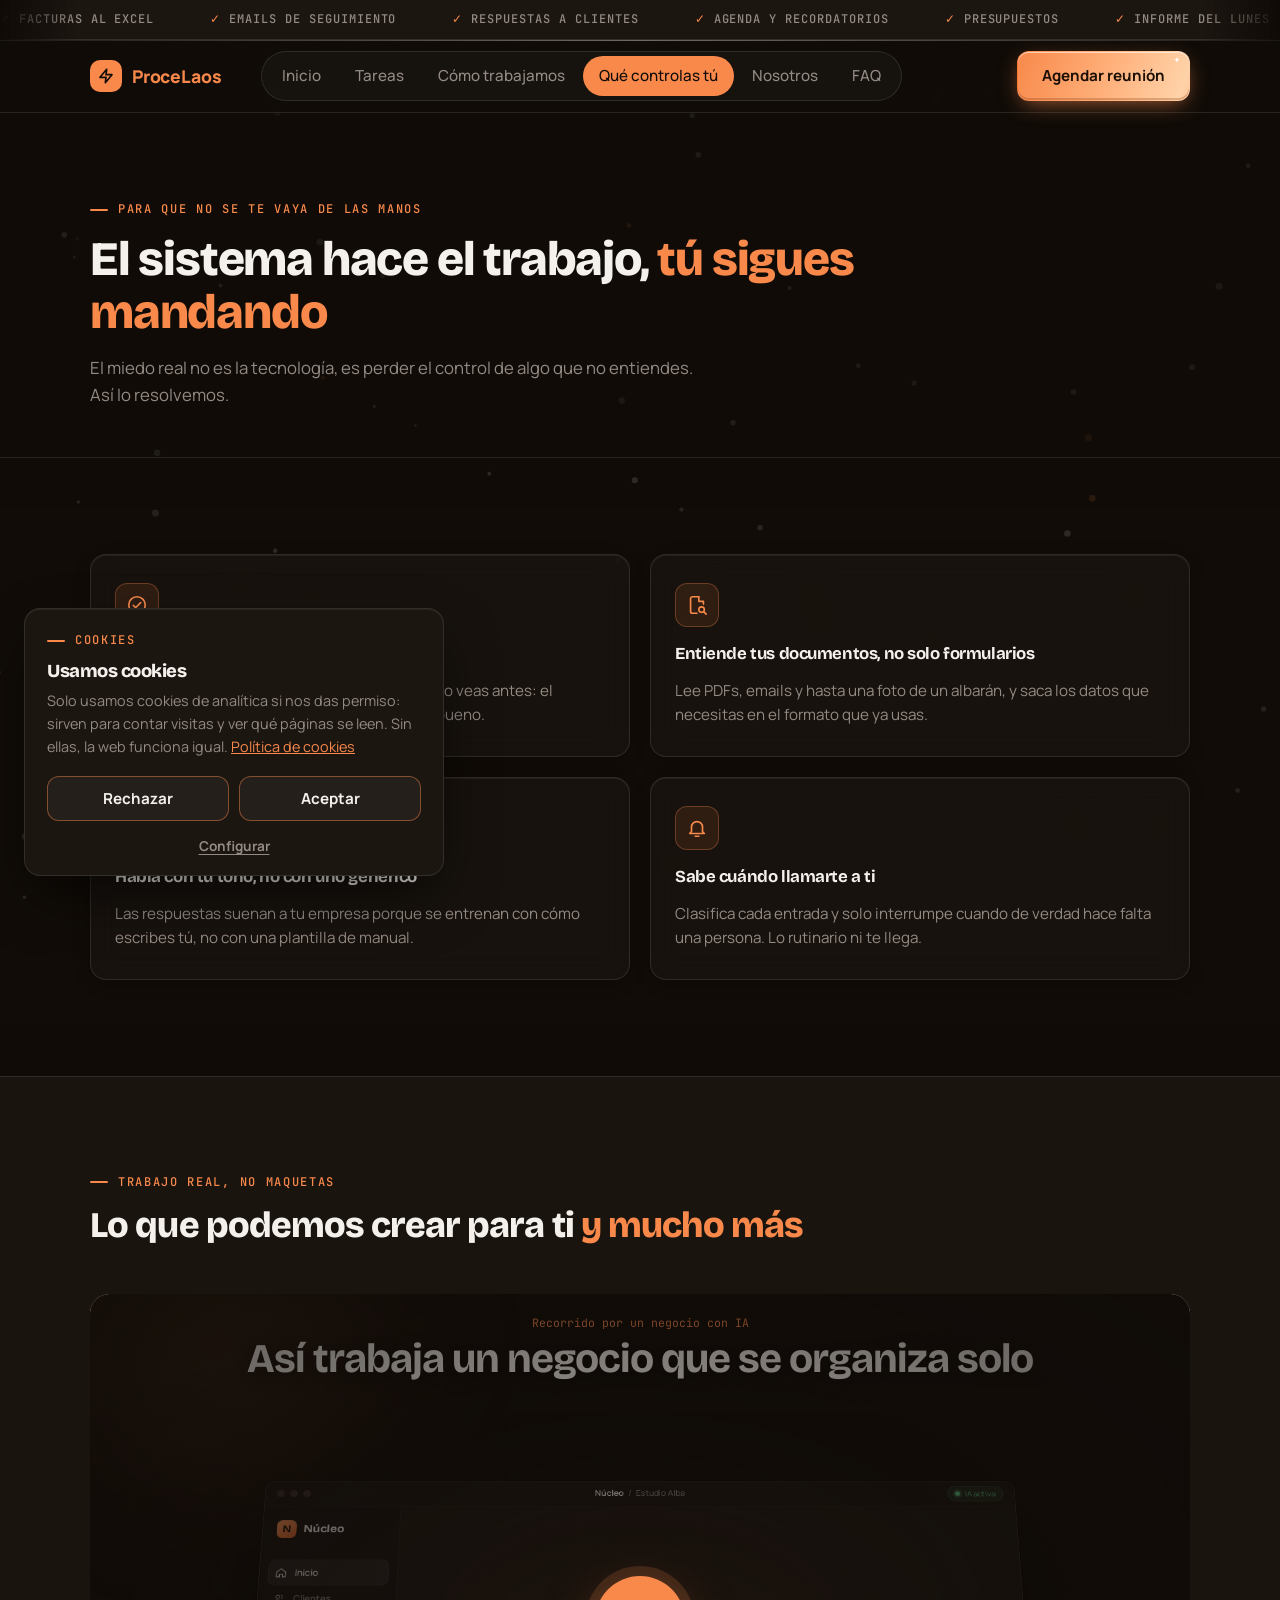
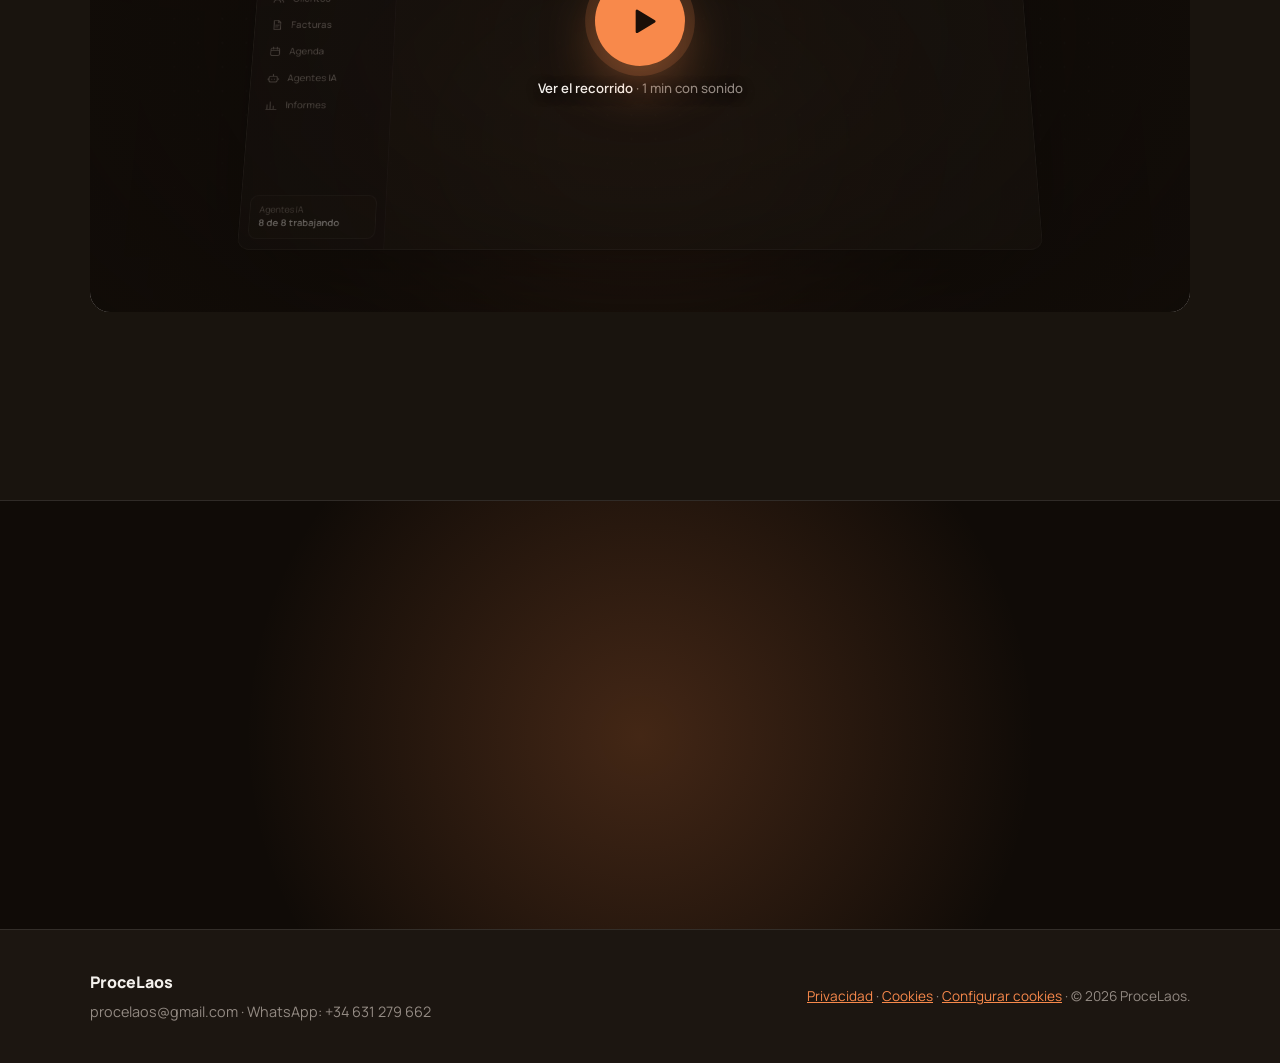
<file: capacidades.html>
<!DOCTYPE html>
<html lang="es">
<head>
  <meta charset="UTF-8">
  <meta name="viewport" content="width=device-width, initial-scale=1.0">
  <meta name="color-scheme" content="dark">
  <script>
    document.documentElement.classList.add('js');
    window.setTimeout(function () {
      if (!document.documentElement.classList.contains('reveal-ready')) {
        document.documentElement.classList.add('reveal-fallback');
      }
    }, 3000);
  </script>
  <title>Qué controlas tú — ProceLaos</title>
  <meta name="description" content="El sistema prepara, tú apruebas. Cómo mantenemos el control en tus manos al automatizar tareas repetitivas.">

  <meta property="og:type" content="website">
  <meta property="og:site_name" content="ProceLaos">
  <meta property="og:title" content="Qué controlas tú — ProceLaos">
  <meta property="og:description" content="El sistema prepara, tú apruebas. Cómo mantenemos el control en tus manos al automatizar tareas repetitivas.">
  <meta property="og:url" content="https://procelaos.com/capacidades">
  <link rel="canonical" href="https://procelaos.com/capacidades">
  <meta property="og:image" content="https://procelaos.com/images/og-image.png">
  <meta property="og:image:width" content="1200">
  <meta property="og:image:height" content="630">
  <meta name="twitter:image" content="https://procelaos.com/images/og-image.png">
  <meta property="og:locale" content="es_ES">
  <meta name="twitter:card" content="summary_large_image">

  <link rel="icon" href="data:image/svg+xml,%3Csvg xmlns='http://www.w3.org/2000/svg' viewBox='0 0 100 100'%3E%3Crect width='100' height='100' rx='20' fill='%23110C08'/%3E%3Ctext x='50' y='68' font-size='60' text-anchor='middle' fill='%23F8894B' font-family='Arial' font-weight='bold'%3EP%3C/text%3E%3C/svg%3E">

  <link rel="preconnect" href="https://fonts.googleapis.com">
  <link rel="preconnect" href="https://fonts.gstatic.com" crossorigin>
  <link href="https://fonts.googleapis.com/css2?family=Bricolage+Grotesque:opsz,wght@12..96,600;12..96,800&family=JetBrains+Mono:wght@500;700&family=Manrope:wght@400;500;700;800&display=swap" rel="stylesheet">

  <link rel="stylesheet" href="styles.css">
</head>
<body class="has-brand-band">

  <noscript>
    <style>.reveal { opacity: 1 !important; transform: none !important; }</style>
  </noscript>

  <div class="brand-band">
    <div class="brand-band__track" aria-hidden="true">
      <div class="brand-band__group">
        <span class="brand-band__item">Proce<span>Laos</span></span>
        <span class="brand-band__item">Proce<span>Laos</span></span>
        <span class="brand-band__item">Proce<span>Laos</span></span>
        <span class="brand-band__item">Proce<span>Laos</span></span>
        <span class="brand-band__item">Proce<span>Laos</span></span>
        <span class="brand-band__item">Proce<span>Laos</span></span>
      </div>
      <div class="brand-band__group">
        <span class="brand-band__item">Proce<span>Laos</span></span>
        <span class="brand-band__item">Proce<span>Laos</span></span>
        <span class="brand-band__item">Proce<span>Laos</span></span>
        <span class="brand-band__item">Proce<span>Laos</span></span>
        <span class="brand-band__item">Proce<span>Laos</span></span>
        <span class="brand-band__item">Proce<span>Laos</span></span>
      </div>
    </div>
  </div>

  <canvas class="particles-canvas" id="particlesCanvas" aria-hidden="true"></canvas>

  <a class="skip-link" href="#contenido">Saltar al contenido</a>

  <header class="site-header">
    <div class="container site-header__inner">
      <a href="/" class="logo"><span class="logo__icon" aria-hidden="true"><svg viewBox="0 0 24 24" width="16" height="16" fill="none" stroke="currentColor" stroke-width="2.5" stroke-linecap="round" stroke-linejoin="round"><polygon points="13 2 3 14 12 14 11 22 21 10 12 10 13 2"/></svg></span><span class="logo__text">Proce<span>Laos</span></span></a>

      <button class="nav-toggle" id="navToggle" aria-expanded="false" aria-controls="siteNav" aria-label="Abrir menú">
        <span></span><span></span><span></span>
      </button>

      <nav class="site-nav" id="siteNav">
        <div class="site-nav__links">
          <a href="/">Inicio</a>
          <a href="/tareas">Tareas</a>
          <a href="/proceso">Cómo trabajamos</a>
          <a href="/capacidades" class="is-active">Qué controlas tú</a>
          <a href="/nosotros">Nosotros</a>
          <a href="/faq">FAQ</a>
        </div>
        <div class="site-nav__actions">
          <a href="/agendar-reunion" class="btn btn--primary">Agendar reunión</a>
        </div>
      </nav>
    </div>
  </header>

  <main id="contenido">

    <section class="page-header">
      <div class="container">
        <p class="eyebrow reveal">Para que no se te vaya de las manos</p>
        <h1 class="reveal">El sistema hace el trabajo, <span class="highlight">tú sigues mandando</span></h1>
        <p class="page-header__lead reveal">El miedo real no es la tecnología, es perder el control de algo que no entiendes. Así lo resolvemos.</p>
      </div>
    </section>

    <section class="section">
      <div class="container">
        <div class="cards-grid cards-grid--2">
          <article class="card reveal">
            <span class="card__icon" aria-hidden="true"><svg viewBox="0 0 24 24"><circle pathLength="1" cx="12" cy="12" r="9"/><path pathLength="1" d="M8 12.5l2.5 2.5L16 9.5"/></svg></span>
            <h3>Tú apruebas, el sistema prepara</h3>
            <p>Si lo decides así, nunca se manda nada sin que lo veas antes: el sistema te enseña el borrador y tú das el visto bueno.</p>
          </article>

          <article class="card reveal">
            <span class="card__icon" aria-hidden="true"><svg viewBox="0 0 24 24"><path pathLength="1" d="M14 3H7a2 2 0 0 0-2 2v14a2 2 0 0 0 2 2h5"/><path pathLength="1" d="M14 3v5h5v3"/><circle pathLength="1" cx="17" cy="17" r="3"/><path pathLength="1" d="M19.5 19.5 22 22"/></svg></span>
            <h3>Entiende tus documentos, no solo formularios</h3>
            <p>Lee PDFs, emails y hasta una foto de un albarán, y saca los datos que necesitas en el formato que ya usas.</p>
          </article>

          <article class="card reveal">
            <span class="card__icon" aria-hidden="true"><svg viewBox="0 0 24 24"><path pathLength="1" d="M4 20l1.5-4.5L16 5l3 3L8.5 18.5z"/><path pathLength="1" d="M14 7l3 3"/></svg></span>
            <h3>Habla con tu tono, no con uno genérico</h3>
            <p>Las respuestas suenan a tu empresa porque se entrenan con cómo escribes tú, no con una plantilla de manual.</p>
          </article>

          <article class="card reveal">
            <span class="card__icon" aria-hidden="true"><svg viewBox="0 0 24 24"><path pathLength="1" d="M6 16v-5a6 6 0 0 1 12 0v5l2 2H4z"/><path pathLength="1" d="M10 21h4"/></svg></span>
            <h3>Sabe cuándo llamarte a ti</h3>
            <p>Clasifica cada entrada y solo interrumpe cuando de verdad hace falta una persona. Lo rutinario ni te llega.</p>
          </article>
        </div>
      </div>
    </section>

    <!-- Recorrido de la plataforma: tráiler en trailer.html, sin
         nombres de sector. -->
    <section class="section section--alt">
      <div class="container">
        <p class="eyebrow reveal">Trabajo real, no maquetas</p>
        <h2 class="section__title reveal">Lo que podemos crear para ti <span class="highlight">y mucho más</span></h2>
        <div class="trailer reveal">
          <iframe class="trailer__frame" src="/trailer.html" title="Recorrido ilustrativo de un software de gestión con agentes de IA" loading="lazy" allow="autoplay; fullscreen" allowfullscreen></iframe>
        </div>

        <p class="section__outro reveal">Y esto es solo un ejemplo. Lo que tu negocio necesite y no esté aquí, se añade: no partimos de una plantilla cerrada.</p>
      </div>
    </section>

    <section class="section cta-band">
      <div class="container">
        <h2 class="split reveal">Cuéntanos qué tarea quieres quitarte de encima</h2>
        <p class="reveal">Una reunión de 20 minutos. Gratis y sin compromiso.</p>
        <div class="cta-band__actions reveal">
          <a href="/agendar-reunion" class="btn btn--primary btn--lg">Agendar reunión</a>
          <a href="https://wa.me/34631279662" class="cta-band__alt" target="_blank" rel="noopener">o escríbenos por WhatsApp</a>
        </div>
      </div>
    </section>
  </main>

  <footer class="site-footer">
    <div class="container site-footer__inner">
      <div>
        <p class="site-footer__brand">ProceLaos</p>
        <p class="site-footer__contact">
          <!-- TODO: sustituir por email y WhatsApp reales del negocio general -->
          <a href="mailto:procelaos@gmail.com">procelaos@gmail.com</a> ·
          <a href="https://wa.me/34631279662" target="_blank" rel="noopener">WhatsApp: +34 631 279 662</a>
        </p>
      </div>
      <p class="site-footer__legal"><a href="/privacidad">Privacidad</a> · <a href="/cookies">Cookies</a> · © <span id="year"></span> ProceLaos.</p>
    </div>
  </footer>


  <script src="cookies.js"></script>
  <script src="script.js"></script>
</body>
</html>
</file>
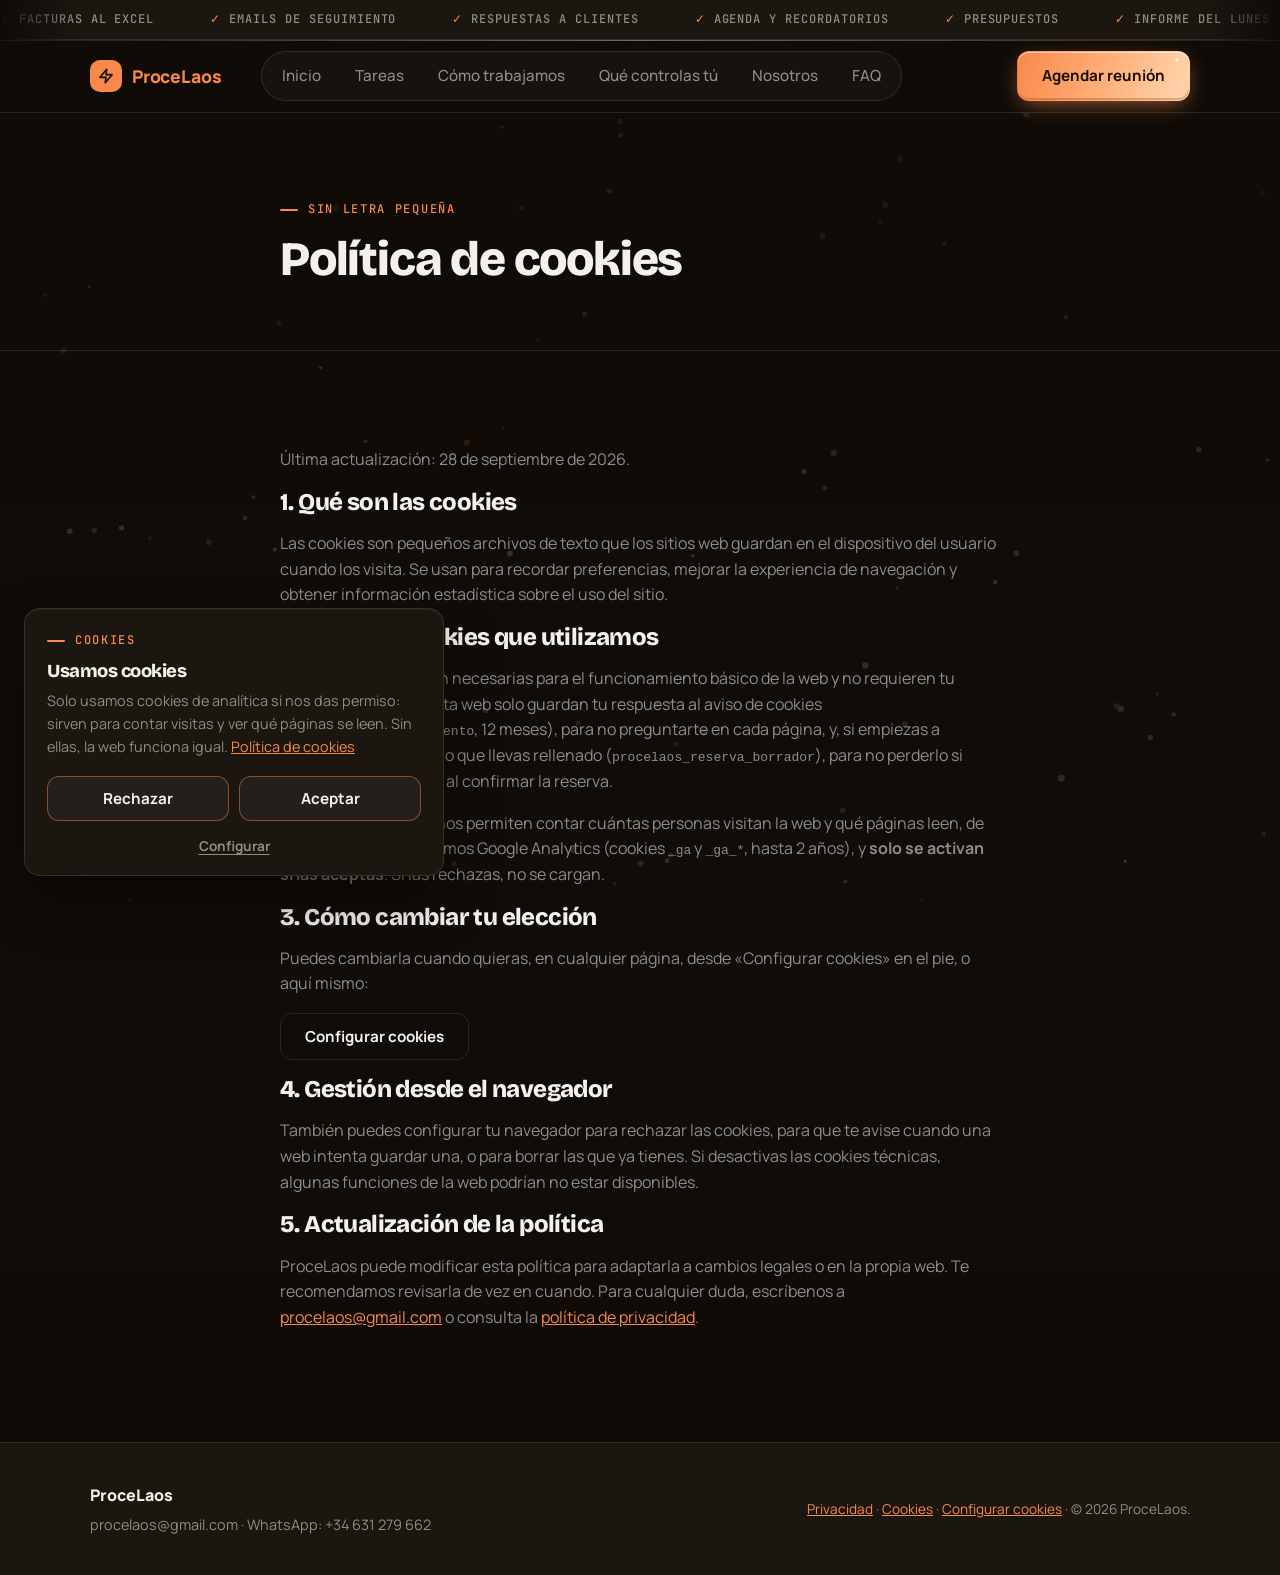
<file: cookies.html>
<!DOCTYPE html>
<html lang="es">
<head>
  <meta charset="UTF-8">
  <meta name="viewport" content="width=device-width, initial-scale=1.0">
  <meta name="color-scheme" content="dark">
  <script>
    document.documentElement.classList.add('js');
    window.setTimeout(function () {
      if (!document.documentElement.classList.contains('reveal-ready')) {
        document.documentElement.classList.add('reveal-fallback');
      }
    }, 3000);
  </script>
  <title>Política de cookies — ProceLaos</title>
  <meta name="description" content="Qué cookies usa la web de ProceLaos, para qué sirven y cómo cambiar tu elección.">

  <meta property="og:type" content="website">
  <meta property="og:site_name" content="ProceLaos">
  <meta property="og:title" content="Política de cookies — ProceLaos">
  <meta property="og:description" content="Qué cookies usa la web de ProceLaos, para qué sirven y cómo cambiar tu elección.">
  <meta property="og:url" content="https://procelaos.com/cookies">
  <link rel="canonical" href="https://procelaos.com/cookies">
  <meta property="og:image" content="https://procelaos.com/images/og-image.png">
  <meta property="og:image:width" content="1200">
  <meta property="og:image:height" content="630">
  <meta name="twitter:image" content="https://procelaos.com/images/og-image.png">
  <meta property="og:locale" content="es_ES">
  <meta name="twitter:card" content="summary_large_image">
  <meta name="robots" content="noindex, follow">

  <link rel="icon" href="data:image/svg+xml,%3Csvg xmlns='http://www.w3.org/2000/svg' viewBox='0 0 100 100'%3E%3Crect width='100' height='100' rx='20' fill='%23110C08'/%3E%3Ctext x='50' y='68' font-size='60' text-anchor='middle' fill='%23F8894B' font-family='Arial' font-weight='bold'%3EP%3C/text%3E%3C/svg%3E">

  <link rel="preconnect" href="https://fonts.googleapis.com">
  <link rel="preconnect" href="https://fonts.gstatic.com" crossorigin>
  <link href="https://fonts.googleapis.com/css2?family=Bricolage+Grotesque:opsz,wght@12..96,600;12..96,800&family=JetBrains+Mono:wght@500;700&family=Manrope:wght@400;500;700;800&display=swap" rel="stylesheet">

  <link rel="stylesheet" href="styles.css">
</head>
<body class="has-brand-band">

  <noscript>
    <style>.reveal { opacity: 1 !important; transform: none !important; }</style>
  </noscript>

  <div class="brand-band">
    <div class="brand-band__track" aria-hidden="true">
      <div class="brand-band__group">
        <span class="brand-band__item">Proce<span>Laos</span></span>
        <span class="brand-band__item">Proce<span>Laos</span></span>
        <span class="brand-band__item">Proce<span>Laos</span></span>
        <span class="brand-band__item">Proce<span>Laos</span></span>
        <span class="brand-band__item">Proce<span>Laos</span></span>
        <span class="brand-band__item">Proce<span>Laos</span></span>
      </div>
      <div class="brand-band__group">
        <span class="brand-band__item">Proce<span>Laos</span></span>
        <span class="brand-band__item">Proce<span>Laos</span></span>
        <span class="brand-band__item">Proce<span>Laos</span></span>
        <span class="brand-band__item">Proce<span>Laos</span></span>
        <span class="brand-band__item">Proce<span>Laos</span></span>
        <span class="brand-band__item">Proce<span>Laos</span></span>
      </div>
    </div>
  </div>

  <canvas class="particles-canvas" id="particlesCanvas" aria-hidden="true"></canvas>

  <a class="skip-link" href="#contenido">Saltar al contenido</a>

  <header class="site-header">
    <div class="container site-header__inner">
      <a href="/" class="logo"><span class="logo__icon" aria-hidden="true"><svg viewBox="0 0 24 24" width="16" height="16" fill="none" stroke="currentColor" stroke-width="2.5" stroke-linecap="round" stroke-linejoin="round"><polygon points="13 2 3 14 12 14 11 22 21 10 12 10 13 2"/></svg></span><span class="logo__text">Proce<span>Laos</span></span></a>

      <button class="nav-toggle" id="navToggle" aria-expanded="false" aria-controls="siteNav" aria-label="Abrir menú">
        <span></span><span></span><span></span>
      </button>

      <nav class="site-nav" id="siteNav">
        <div class="site-nav__links">
          <a href="/">Inicio</a>
          <a href="/tareas">Tareas</a>
          <a href="/proceso">Cómo trabajamos</a>
          <a href="/capacidades">Qué controlas tú</a>
          <a href="/nosotros">Nosotros</a>
          <a href="/faq">FAQ</a>
        </div>
        <div class="site-nav__actions">
          <a href="/agendar-reunion" class="btn btn--primary">Agendar reunión</a>
        </div>
      </nav>
    </div>
  </header>

  <main id="contenido">

    <section class="page-header">
      <div class="container container--narrow">
        <p class="eyebrow reveal">Sin letra pequeña</p>
        <h1 class="split reveal">Política de cookies</h1>
      </div>
    </section>

    <section class="section">
      <div class="container container--narrow">

        <p class="reveal">Última actualización: 28 de septiembre de 2026.</p>

        <h2 class="reveal">1. Qué son las cookies</h2>
        <p class="reveal">Las cookies son pequeños archivos de texto que los sitios web guardan en el dispositivo del usuario cuando los visita. Se usan para recordar preferencias, mejorar la experiencia de navegación y obtener información estadística sobre el uso del sitio.</p>

        <h2 class="reveal">2. Tipos de cookies que utilizamos</h2>
        <p class="reveal"><strong>Cookies técnicas:</strong> son necesarias para el funcionamiento básico de la web y no requieren tu consentimiento. En esta web solo guardan tu respuesta al aviso de cookies (<code>procelaos_consentimiento</code>, 12 meses), para no preguntarte en cada página, y, si empiezas a reservar una reunión, lo que llevas rellenado (<code>procelaos_reserva_borrador</code>), para no perderlo si sales a mitad. Se borra al confirmar la reserva.</p>
        <p class="reveal"><strong>Cookies de análisis:</strong> nos permiten contar cuántas personas visitan la web y qué páginas leen, de forma estadística. Usamos Google Analytics (cookies <code>_ga</code> y <code>_ga_*</code>, hasta 2 años), y <strong>solo se activan si las aceptas</strong>. Si las rechazas, no se cargan.</p>

        <h2 class="reveal">3. Cómo cambiar tu elección</h2>
        <p class="reveal">Puedes cambiarla cuando quieras, en cualquier página, desde «Configurar cookies» en el pie, o aquí mismo:</p>
        <p class="reveal"><button type="button" class="btn btn--outline" data-abrir-cookies>Configurar cookies</button></p>

        <h2 class="reveal">4. Gestión desde el navegador</h2>
        <p class="reveal">También puedes configurar tu navegador para rechazar las cookies, para que te avise cuando una web intenta guardar una, o para borrar las que ya tienes. Si desactivas las cookies técnicas, algunas funciones de la web podrían no estar disponibles.</p>

        <h2 class="reveal">5. Actualización de la política</h2>
        <p class="reveal">ProceLaos puede modificar esta política para adaptarla a cambios legales o en la propia web. Te recomendamos revisarla de vez en cuando. Para cualquier duda, escríbenos a <a href="mailto:procelaos@gmail.com">procelaos@gmail.com</a> o consulta la <a href="/privacidad">política de privacidad</a>.</p>

      </div>
    </section>
  </main>

  <footer class="site-footer">
    <div class="container site-footer__inner">
      <div>
        <p class="site-footer__brand">ProceLaos</p>
        <p class="site-footer__contact">
          <a href="mailto:procelaos@gmail.com">procelaos@gmail.com</a> ·
          <a href="https://wa.me/34631279662" target="_blank" rel="noopener">WhatsApp: +34 631 279 662</a>
        </p>
      </div>
      <p class="site-footer__legal"><a href="/privacidad">Privacidad</a> · <a href="/cookies">Cookies</a> · © <span id="year"></span> ProceLaos.</p>
    </div>
  </footer>

  <script src="cookies.js"></script>
  <script src="script.js"></script>
</body>
</html>
</file>
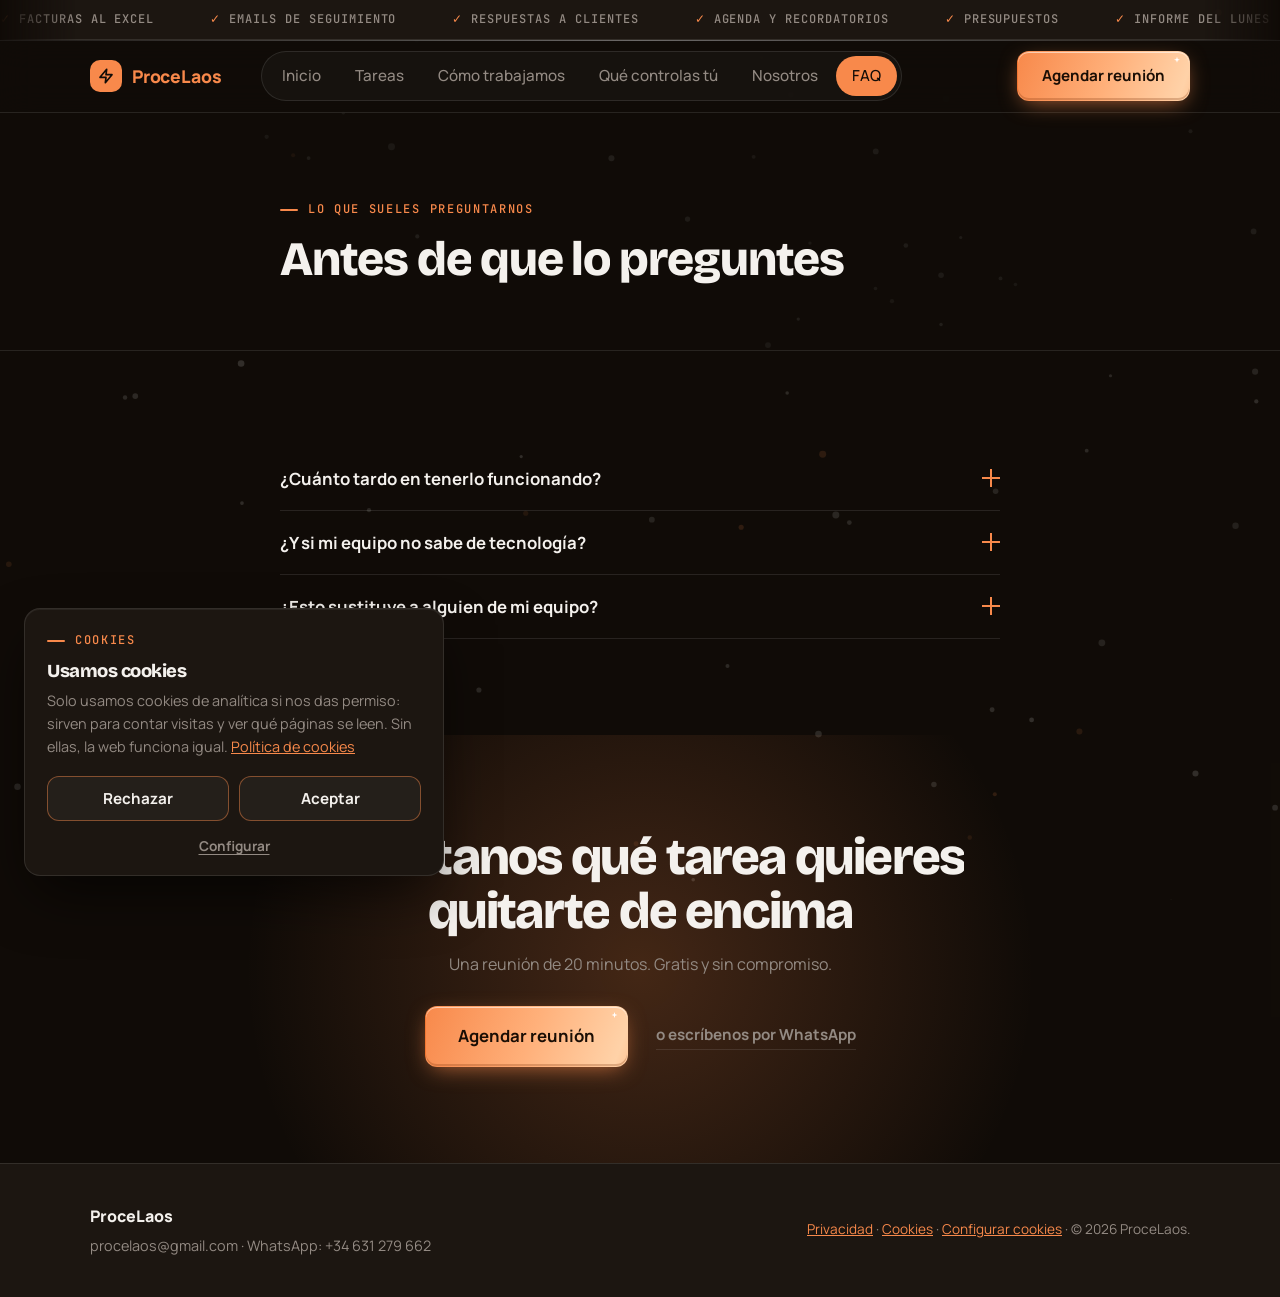
<file: faq.html>
<!DOCTYPE html>
<html lang="es">
<head>
  <meta charset="UTF-8">
  <meta name="viewport" content="width=device-width, initial-scale=1.0">
  <meta name="color-scheme" content="dark">
  <script>
    document.documentElement.classList.add('js');
    window.setTimeout(function () {
      if (!document.documentElement.classList.contains('reveal-ready')) {
        document.documentElement.classList.add('reveal-fallback');
      }
    }, 3000);
  </script>
  <title>Preguntas frecuentes — ProceLaos</title>
  <meta name="description" content="Precio, permanencia, plazos, tus datos y si esto sustituye a alguien de tu equipo: las dudas más comunes antes de empezar.">

  <meta property="og:type" content="website">
  <meta property="og:site_name" content="ProceLaos">
  <meta property="og:title" content="Preguntas frecuentes — ProceLaos">
  <meta property="og:description" content="Precio, permanencia, plazos, tus datos y si esto sustituye a alguien de tu equipo: las dudas más comunes antes de empezar.">
  <meta property="og:url" content="https://procelaos.com/faq">
  <link rel="canonical" href="https://procelaos.com/faq">
  <meta property="og:image" content="https://procelaos.com/images/og-image.png">
  <meta property="og:image:width" content="1200">
  <meta property="og:image:height" content="630">
  <meta name="twitter:image" content="https://procelaos.com/images/og-image.png">
  <meta property="og:locale" content="es_ES">
  <meta name="twitter:card" content="summary_large_image">

  <link rel="icon" href="data:image/svg+xml,%3Csvg xmlns='http://www.w3.org/2000/svg' viewBox='0 0 100 100'%3E%3Crect width='100' height='100' rx='20' fill='%23110C08'/%3E%3Ctext x='50' y='68' font-size='60' text-anchor='middle' fill='%23F8894B' font-family='Arial' font-weight='bold'%3EP%3C/text%3E%3C/svg%3E">

  <link rel="preconnect" href="https://fonts.googleapis.com">
  <link rel="preconnect" href="https://fonts.gstatic.com" crossorigin>
  <link href="https://fonts.googleapis.com/css2?family=Bricolage+Grotesque:opsz,wght@12..96,600;12..96,800&family=JetBrains+Mono:wght@500;700&family=Manrope:wght@400;500;700;800&display=swap" rel="stylesheet">

  <link rel="stylesheet" href="styles.css">
</head>
<body class="has-brand-band">

  <noscript>
    <style>.reveal { opacity: 1 !important; transform: none !important; }</style>
  </noscript>

  <div class="brand-band">
    <div class="brand-band__track" aria-hidden="true">
      <div class="brand-band__group">
        <span class="brand-band__item">Proce<span>Laos</span></span>
        <span class="brand-band__item">Proce<span>Laos</span></span>
        <span class="brand-band__item">Proce<span>Laos</span></span>
        <span class="brand-band__item">Proce<span>Laos</span></span>
        <span class="brand-band__item">Proce<span>Laos</span></span>
        <span class="brand-band__item">Proce<span>Laos</span></span>
      </div>
      <div class="brand-band__group">
        <span class="brand-band__item">Proce<span>Laos</span></span>
        <span class="brand-band__item">Proce<span>Laos</span></span>
        <span class="brand-band__item">Proce<span>Laos</span></span>
        <span class="brand-band__item">Proce<span>Laos</span></span>
        <span class="brand-band__item">Proce<span>Laos</span></span>
        <span class="brand-band__item">Proce<span>Laos</span></span>
      </div>
    </div>
  </div>

  <canvas class="particles-canvas" id="particlesCanvas" aria-hidden="true"></canvas>

  <a class="skip-link" href="#contenido">Saltar al contenido</a>

  <header class="site-header">
    <div class="container site-header__inner">
      <a href="/" class="logo"><span class="logo__icon" aria-hidden="true"><svg viewBox="0 0 24 24" width="16" height="16" fill="none" stroke="currentColor" stroke-width="2.5" stroke-linecap="round" stroke-linejoin="round"><polygon points="13 2 3 14 12 14 11 22 21 10 12 10 13 2"/></svg></span><span class="logo__text">Proce<span>Laos</span></span></a>

      <button class="nav-toggle" id="navToggle" aria-expanded="false" aria-controls="siteNav" aria-label="Abrir menú">
        <span></span><span></span><span></span>
      </button>

      <nav class="site-nav" id="siteNav">
        <div class="site-nav__links">
          <a href="/">Inicio</a>
          <a href="/tareas">Tareas</a>
          <a href="/proceso">Cómo trabajamos</a>
          <a href="/capacidades">Qué controlas tú</a>
          <a href="/nosotros">Nosotros</a>
          <a href="/faq" class="is-active">FAQ</a>
        </div>
        <div class="site-nav__actions">
          <a href="/agendar-reunion" class="btn btn--primary">Agendar reunión</a>
        </div>
      </nav>
    </div>
  </header>

  <main id="contenido">

    <section class="page-header">
      <div class="container container--narrow">
        <p class="eyebrow reveal">Lo que sueles preguntarnos</p>
        <h1 class="split reveal">Antes de que lo preguntes</h1>
      </div>
    </section>

    <section class="section">
      <div class="container container--narrow">
        <div class="accordion">
          <div class="accordion__item reveal">
            <button class="accordion__trigger" aria-expanded="false">
              <span>¿Cuánto tardo en tenerlo funcionando?</span>
              <span class="accordion__icon" aria-hidden="true"></span>
            </button>
            <div class="accordion__panel">
              <p>Lo más sencillo (leer documentos, contestar preguntas repetidas) suele estar funcionando en 1-2 semanas. Si hay que conectar con tu ERP o CRM actual, te damos el plazo real en la propia reunión, sin promesas vagas.</p>
            </div>
          </div>

          <div class="accordion__item reveal">
            <button class="accordion__trigger" aria-expanded="false">
              <span>¿Y si mi equipo no sabe de tecnología?</span>
              <span class="accordion__icon" aria-hidden="true"></span>
            </button>
            <div class="accordion__panel">
              <p>No hace falta que sepan. Lo normal es que noten que dejan de hacer una tarea, no que tengan que aprender una nueva. Te enseñamos lo mínimo necesario, nada más.</p>
            </div>
          </div>

          <div class="accordion__item reveal">
            <button class="accordion__trigger" aria-expanded="false">
              <span>¿Esto sustituye a alguien de mi equipo?</span>
              <span class="accordion__icon" aria-hidden="true"></span>
            </button>
            <div class="accordion__panel">
              <p>No es el objetivo. Se lleva la parte repetitiva de una tarea, para que esa persona dedique el tiempo a lo que de verdad necesita cabeza.</p>
            </div>
          </div>

        </div>
      </div>
    </section>

    <section class="section cta-band">
      <div class="container">
        <h2 class="split reveal">Cuéntanos qué tarea quieres quitarte de encima</h2>
        <p class="reveal">Una reunión de 20 minutos. Gratis y sin compromiso.</p>
        <div class="cta-band__actions reveal">
          <a href="/agendar-reunion" class="btn btn--primary btn--lg">Agendar reunión</a>
          <a href="https://wa.me/34631279662" class="cta-band__alt" target="_blank" rel="noopener">o escríbenos por WhatsApp</a>
        </div>
      </div>
    </section>
  </main>

  <footer class="site-footer">
    <div class="container site-footer__inner">
      <div>
        <p class="site-footer__brand">ProceLaos</p>
        <p class="site-footer__contact">
          <!-- TODO: sustituir por email y WhatsApp reales del negocio general -->
          <a href="mailto:procelaos@gmail.com">procelaos@gmail.com</a> ·
          <a href="https://wa.me/34631279662" target="_blank" rel="noopener">WhatsApp: +34 631 279 662</a>
        </p>
      </div>
      <p class="site-footer__legal"><a href="/privacidad">Privacidad</a> · <a href="/cookies">Cookies</a> · © <span id="year"></span> ProceLaos.</p>
    </div>
  </footer>

  <script src="cookies.js"></script>
  <script src="script.js"></script>
</body>
</html>
</file>
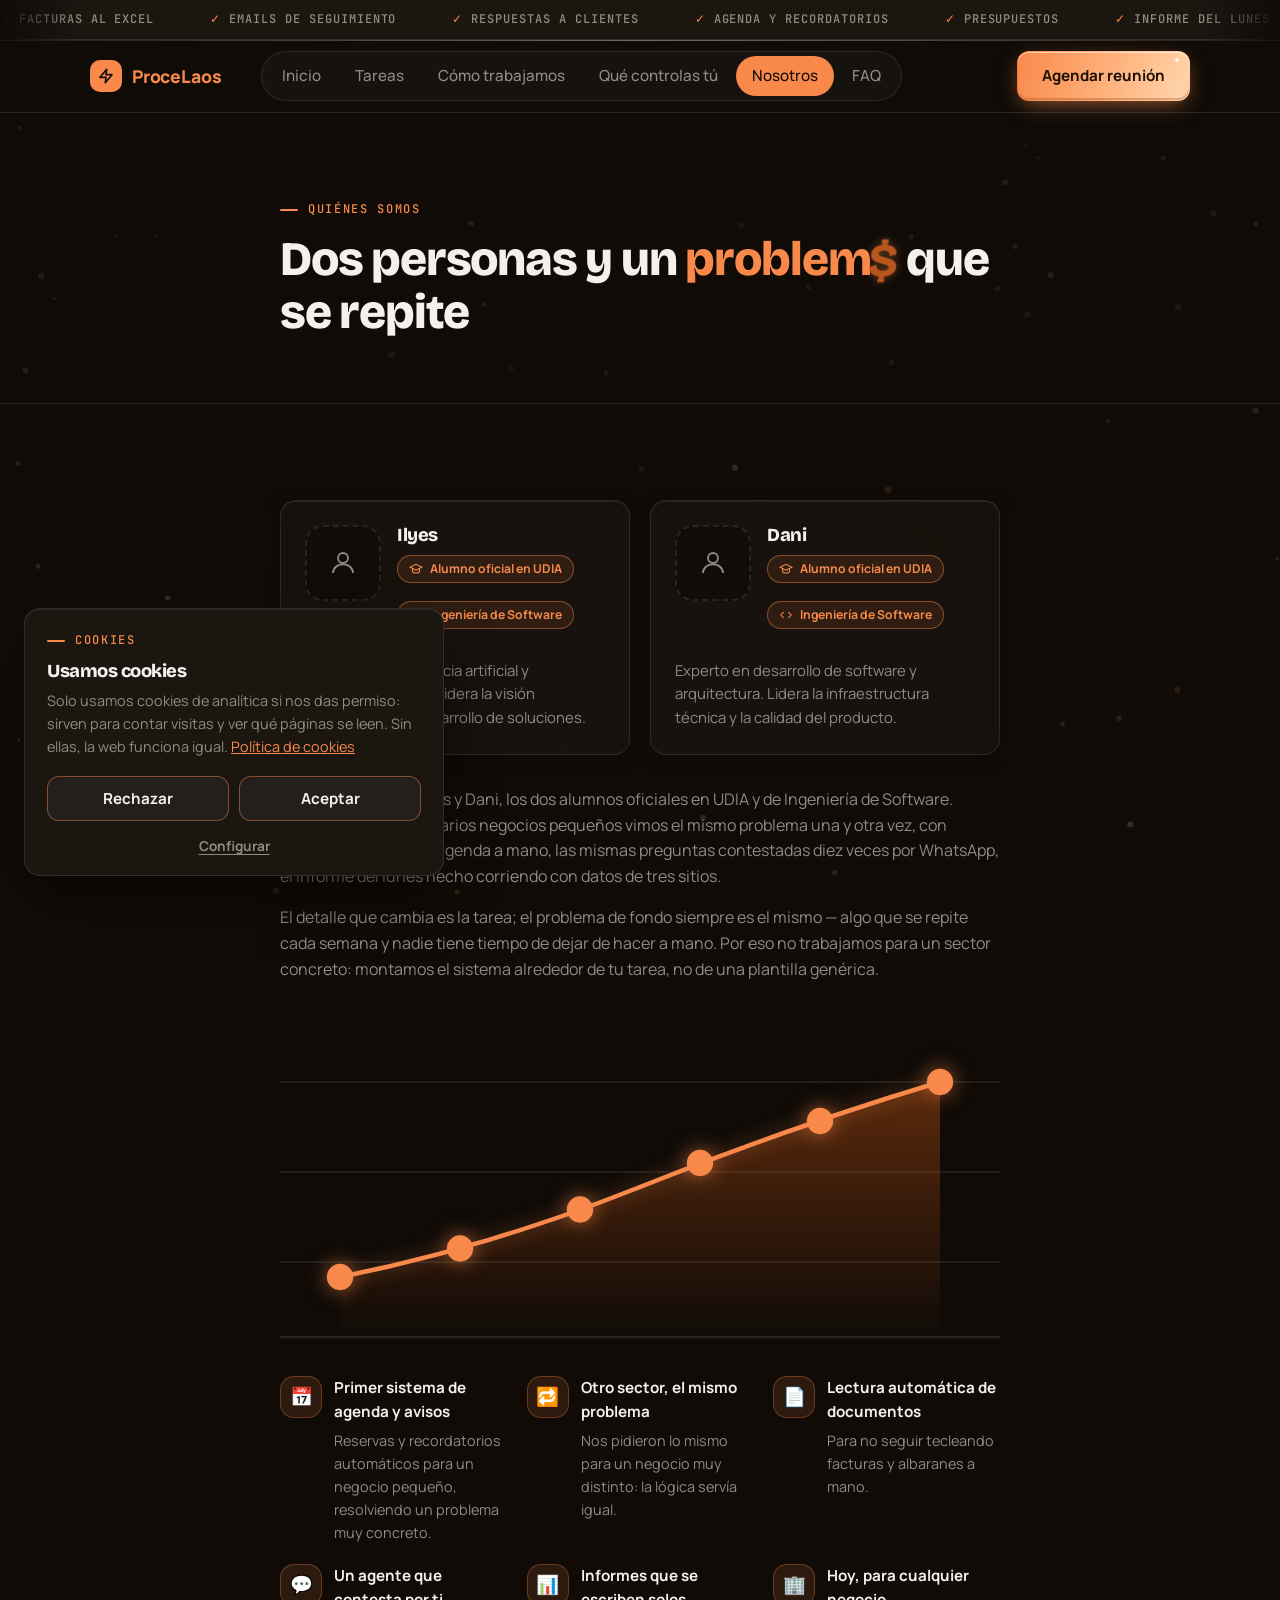
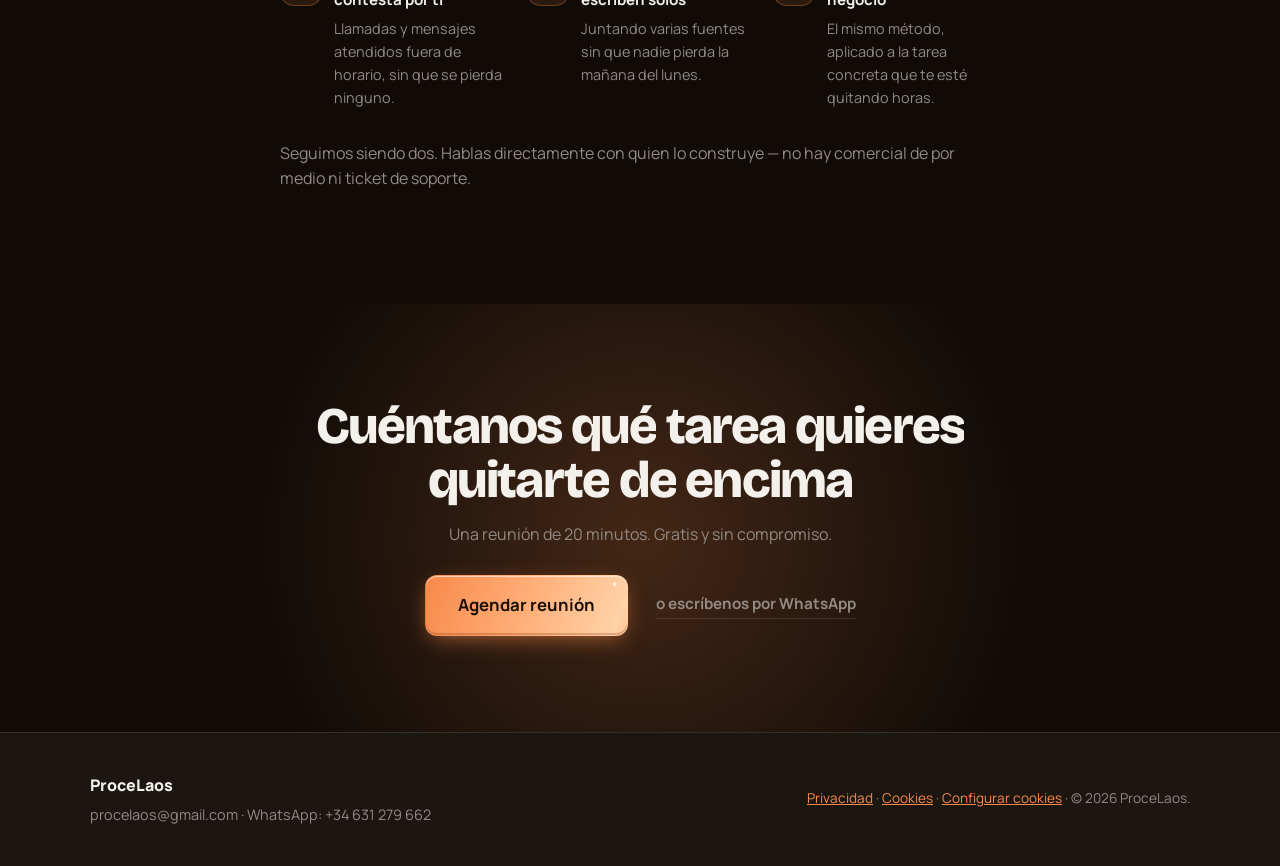
<file: nosotros.html>
<!DOCTYPE html>
<html lang="es">
<head>
  <meta charset="UTF-8">
  <meta name="viewport" content="width=device-width, initial-scale=1.0">
  <meta name="color-scheme" content="dark">
  <script>
    document.documentElement.classList.add('js');
    window.setTimeout(function () {
      if (!document.documentElement.classList.contains('reveal-ready')) {
        document.documentElement.classList.add('reveal-fallback');
      }
    }, 3000);
  </script>
  <title>Quiénes somos — ProceLaos</title>
  <meta name="description" content="Dani e Ilyes: por qué montamos ProceLaos y cómo pasamos de un sistema para un negocio a automatizar cualquier tarea repetitiva.">

  <meta property="og:type" content="website">
  <meta property="og:site_name" content="ProceLaos">
  <meta property="og:title" content="Quiénes somos — ProceLaos">
  <meta property="og:description" content="Dani e Ilyes: por qué montamos ProceLaos y cómo pasamos de un sistema para un negocio a automatizar cualquier tarea repetitiva.">
  <meta property="og:url" content="https://procelaos.com/nosotros">
  <link rel="canonical" href="https://procelaos.com/nosotros">
  <meta property="og:image" content="https://procelaos.com/images/og-image.png">
  <meta property="og:image:width" content="1200">
  <meta property="og:image:height" content="630">
  <meta name="twitter:image" content="https://procelaos.com/images/og-image.png">
  <meta property="og:locale" content="es_ES">
  <meta name="twitter:card" content="summary_large_image">

  <link rel="icon" href="data:image/svg+xml,%3Csvg xmlns='http://www.w3.org/2000/svg' viewBox='0 0 100 100'%3E%3Crect width='100' height='100' rx='20' fill='%23110C08'/%3E%3Ctext x='50' y='68' font-size='60' text-anchor='middle' fill='%23F8894B' font-family='Arial' font-weight='bold'%3EP%3C/text%3E%3C/svg%3E">

  <link rel="preconnect" href="https://fonts.googleapis.com">
  <link rel="preconnect" href="https://fonts.gstatic.com" crossorigin>
  <link href="https://fonts.googleapis.com/css2?family=Bricolage+Grotesque:opsz,wght@12..96,600;12..96,800&family=JetBrains+Mono:wght@500;700&family=Manrope:wght@400;500;700;800&display=swap" rel="stylesheet">

  <link rel="stylesheet" href="styles.css">
</head>
<body class="has-brand-band">

  <noscript>
    <style>.reveal { opacity: 1 !important; transform: none !important; }</style>
  </noscript>

  <div class="brand-band">
    <div class="brand-band__track" aria-hidden="true">
      <div class="brand-band__group">
        <span class="brand-band__item">Proce<span>Laos</span></span>
        <span class="brand-band__item">Proce<span>Laos</span></span>
        <span class="brand-band__item">Proce<span>Laos</span></span>
        <span class="brand-band__item">Proce<span>Laos</span></span>
        <span class="brand-band__item">Proce<span>Laos</span></span>
        <span class="brand-band__item">Proce<span>Laos</span></span>
      </div>
      <div class="brand-band__group">
        <span class="brand-band__item">Proce<span>Laos</span></span>
        <span class="brand-band__item">Proce<span>Laos</span></span>
        <span class="brand-band__item">Proce<span>Laos</span></span>
        <span class="brand-band__item">Proce<span>Laos</span></span>
        <span class="brand-band__item">Proce<span>Laos</span></span>
        <span class="brand-band__item">Proce<span>Laos</span></span>
      </div>
    </div>
  </div>

  <canvas class="particles-canvas" id="particlesCanvas" aria-hidden="true"></canvas>

  <a class="skip-link" href="#contenido">Saltar al contenido</a>

  <header class="site-header">
    <div class="container site-header__inner">
      <a href="/" class="logo"><span class="logo__icon" aria-hidden="true"><svg viewBox="0 0 24 24" width="16" height="16" fill="none" stroke="currentColor" stroke-width="2.5" stroke-linecap="round" stroke-linejoin="round"><polygon points="13 2 3 14 12 14 11 22 21 10 12 10 13 2"/></svg></span><span class="logo__text">Proce<span>Laos</span></span></a>

      <button class="nav-toggle" id="navToggle" aria-expanded="false" aria-controls="siteNav" aria-label="Abrir menú">
        <span></span><span></span><span></span>
      </button>

      <nav class="site-nav" id="siteNav">
        <div class="site-nav__links">
          <a href="/">Inicio</a>
          <a href="/tareas">Tareas</a>
          <a href="/proceso">Cómo trabajamos</a>
          <a href="/capacidades">Qué controlas tú</a>
          <a href="/nosotros" class="is-active">Nosotros</a>
          <a href="/faq">FAQ</a>
        </div>
        <div class="site-nav__actions">
          <a href="/agendar-reunion" class="btn btn--primary">Agendar reunión</a>
        </div>
      </nav>
    </div>
  </header>

  <main id="contenido">

    <section class="page-header">
      <div class="container container--narrow">
        <p class="eyebrow reveal">Quiénes somos</p>
        <h1 class="reveal">Dos personas y un <span class="highlight">problema</span> que se repite</h1>
      </div>
    </section>

    <section class="section">
      <div class="container container--narrow">
        <div class="fundadores">
          <article class="fundador reveal">
            <div class="fundador__cabecera">
              <!-- TODO: sustituir por <img class="fundador__foto" src="images/ilyes.jpg" alt="Ilyes"> cuando haya foto real -->
              <div class="fundador__foto fundador__foto--vacia" aria-hidden="true">
                <svg viewBox="0 0 24 24" width="30" height="30" fill="none" stroke="currentColor" stroke-width="1.5"><circle cx="12" cy="8" r="4"/><path d="M4 20c0-4 3.6-7 8-7s8 3 8 7"/></svg>
              </div>

              <div class="fundador__datos">
                <h3 class="fundador__nombre">Ilyes</h3>

                <p class="fundador__insignias">
                  <span class="fundador__insignia">
                    <svg viewBox="0 0 24 24" width="14" height="14" fill="none" stroke="currentColor" stroke-width="1.8" aria-hidden="true"><path d="M22 9 12 4 2 9l10 5z"/><path d="M6 11.5V16c0 1.5 2.7 3 6 3s6-1.5 6-3v-4.5"/></svg>
                    Alumno oficial en UDIA
                  </span>
                  <span class="fundador__insignia">
                    <svg viewBox="0 0 24 24" width="14" height="14" fill="none" stroke="currentColor" stroke-width="1.8" aria-hidden="true"><polyline points="8 7 3 12 8 17"/><polyline points="16 7 21 12 16 17"/></svg>
                    Ingeniería de Software
                  </span>
                </p>

              </div>
            </div>

            <p class="fundador__bio">Experto en inteligencia artificial y automatizaciones. Lidera la visión tecnológica y el desarrollo de soluciones.</p>
          </article>

          <article class="fundador reveal">
            <div class="fundador__cabecera">
              <!-- TODO: sustituir por <img class="fundador__foto" src="images/dani.jpg" alt="Dani"> cuando haya foto real -->
              <div class="fundador__foto fundador__foto--vacia" aria-hidden="true">
                <svg viewBox="0 0 24 24" width="30" height="30" fill="none" stroke="currentColor" stroke-width="1.5"><circle cx="12" cy="8" r="4"/><path d="M4 20c0-4 3.6-7 8-7s8 3 8 7"/></svg>
              </div>

              <div class="fundador__datos">
                <h3 class="fundador__nombre">Dani</h3>

                <p class="fundador__insignias">
                  <span class="fundador__insignia">
                    <svg viewBox="0 0 24 24" width="14" height="14" fill="none" stroke="currentColor" stroke-width="1.8" aria-hidden="true"><path d="M22 9 12 4 2 9l10 5z"/><path d="M6 11.5V16c0 1.5 2.7 3 6 3s6-1.5 6-3v-4.5"/></svg>
                    Alumno oficial en UDIA
                  </span>
                  <span class="fundador__insignia">
                    <svg viewBox="0 0 24 24" width="14" height="14" fill="none" stroke="currentColor" stroke-width="1.8" aria-hidden="true"><polyline points="8 7 3 12 8 17"/><polyline points="16 7 21 12 16 17"/></svg>
                    Ingeniería de Software
                  </span>
                </p>

              </div>
            </div>

            <p class="fundador__bio">Experto en desarrollo de software y arquitectura. Lidera la infraestructura técnica y la calidad del producto.</p>
          </article>
        </div>

        <p class="reveal">Somos ProceLaos: Ilyes y Dani, los dos alumnos oficiales en UDIA y de Ingeniería de Software. Trabajando cerca de varios negocios pequeños vimos el mismo problema una y otra vez, con nombres distintos: la agenda a mano, las mismas preguntas contestadas diez veces por WhatsApp, el informe del lunes hecho corriendo con datos de tres sitios.</p>
        <p class="reveal">El detalle que cambia es la tarea; el problema de fondo siempre es el mismo — algo que se repite cada semana y nadie tiene tiempo de dejar de hacer a mano. Por eso no trabajamos para un sector concreto: montamos el sistema alrededor de tu tarea, no de una plantilla genérica.</p>

        <div class="story-chart reveal" id="storyChart">
          <svg class="story-chart__svg" viewBox="0 0 480 220" preserveAspectRatio="none" aria-hidden="true">
            <defs>
              <linearGradient id="storyChartFill" x1="0" y1="0" x2="0" y2="1">
                <stop offset="0%" stop-color="#FF6B1A" stop-opacity="0.32"/>
                <stop offset="100%" stop-color="#FF6B1A" stop-opacity="0"/>
              </linearGradient>
            </defs>
            <g class="story-chart__grid">
              <line class="story-chart__grid-line" x1="0" y1="40" x2="480" y2="40"/>
              <line class="story-chart__grid-line" x1="0" y1="100" x2="480" y2="100"/>
              <line class="story-chart__grid-line" x1="0" y1="160" x2="480" y2="160"/>
            </g>
            <line class="story-chart__baseline" x1="0" y1="210" x2="480" y2="210"/>
            <path class="story-chart__area" d="M40,210 L40,170 Q140,150 240,110 Q340,70 440,40 L440,210 Z" fill="url(#storyChartFill)"/>
            <path class="story-chart__path" d="M40,170 Q140,150 240,110 Q340,70 440,40" pathLength="1" fill="none"/>
            <circle class="story-chart__point" cx="40" cy="170" r="5"/>
            <circle class="story-chart__point" cx="120" cy="151" r="5"/>
            <circle class="story-chart__point" cx="200" cy="125" r="5"/>
            <circle class="story-chart__point" cx="280" cy="94" r="5"/>
            <circle class="story-chart__point" cx="360" cy="66" r="5"/>
            <circle class="story-chart__point" cx="440" cy="40" r="5"/>
          </svg>
        </div>
        <ul class="story-milestones">
          <li class="story-milestones__item">
            <span class="story-milestones__emoji" aria-hidden="true">📅</span>
            <div>
              <strong>Primer sistema de agenda y avisos</strong>
              <p>Reservas y recordatorios automáticos para un negocio pequeño, resolviendo un problema muy concreto.</p>
            </div>
          </li>
          <li class="story-milestones__item">
            <span class="story-milestones__emoji" aria-hidden="true">🔁</span>
            <div>
              <strong>Otro sector, el mismo problema</strong>
              <p>Nos pidieron lo mismo para un negocio muy distinto: la lógica servía igual.</p>
            </div>
          </li>
          <li class="story-milestones__item">
            <span class="story-milestones__emoji" aria-hidden="true">📄</span>
            <div>
              <strong>Lectura automática de documentos</strong>
              <p>Para no seguir tecleando facturas y albaranes a mano.</p>
            </div>
          </li>
          <li class="story-milestones__item">
            <span class="story-milestones__emoji" aria-hidden="true">💬</span>
            <div>
              <strong>Un agente que contesta por ti</strong>
              <p>Llamadas y mensajes atendidos fuera de horario, sin que se pierda ninguno.</p>
            </div>
          </li>
          <li class="story-milestones__item">
            <span class="story-milestones__emoji" aria-hidden="true">📊</span>
            <div>
              <strong>Informes que se escriben solos</strong>
              <p>Juntando varias fuentes sin que nadie pierda la mañana del lunes.</p>
            </div>
          </li>
          <li class="story-milestones__item">
            <span class="story-milestones__emoji" aria-hidden="true">🏢</span>
            <div>
              <strong>Hoy, para cualquier negocio</strong>
              <p>El mismo método, aplicado a la tarea concreta que te esté quitando horas.</p>
            </div>
          </li>
        </ul>

        <p class="reveal">Seguimos siendo dos. Hablas directamente con quien lo construye — no hay comercial de por medio ni ticket de soporte.</p>
      </div>
    </section>

    <section class="section cta-band">
      <div class="container">
        <h2 class="split reveal">Cuéntanos qué tarea quieres quitarte de encima</h2>
        <p class="reveal">Una reunión de 20 minutos. Gratis y sin compromiso.</p>
        <div class="cta-band__actions reveal">
          <a href="/agendar-reunion" class="btn btn--primary btn--lg">Agendar reunión</a>
          <a href="https://wa.me/34631279662" class="cta-band__alt" target="_blank" rel="noopener">o escríbenos por WhatsApp</a>
        </div>
      </div>
    </section>
  </main>

  <footer class="site-footer">
    <div class="container site-footer__inner">
      <div>
        <p class="site-footer__brand">ProceLaos</p>
        <p class="site-footer__contact">
          <!-- TODO: sustituir por email y WhatsApp reales del negocio general -->
          <a href="mailto:procelaos@gmail.com">procelaos@gmail.com</a> ·
          <a href="https://wa.me/34631279662" target="_blank" rel="noopener">WhatsApp: +34 631 279 662</a>
        </p>
      </div>
      <p class="site-footer__legal"><a href="/privacidad">Privacidad</a> · <a href="/cookies">Cookies</a> · © <span id="year"></span> ProceLaos.</p>
    </div>
  </footer>

  <script src="cookies.js"></script>
  <script src="script.js"></script>
</body>
</html>
</file>
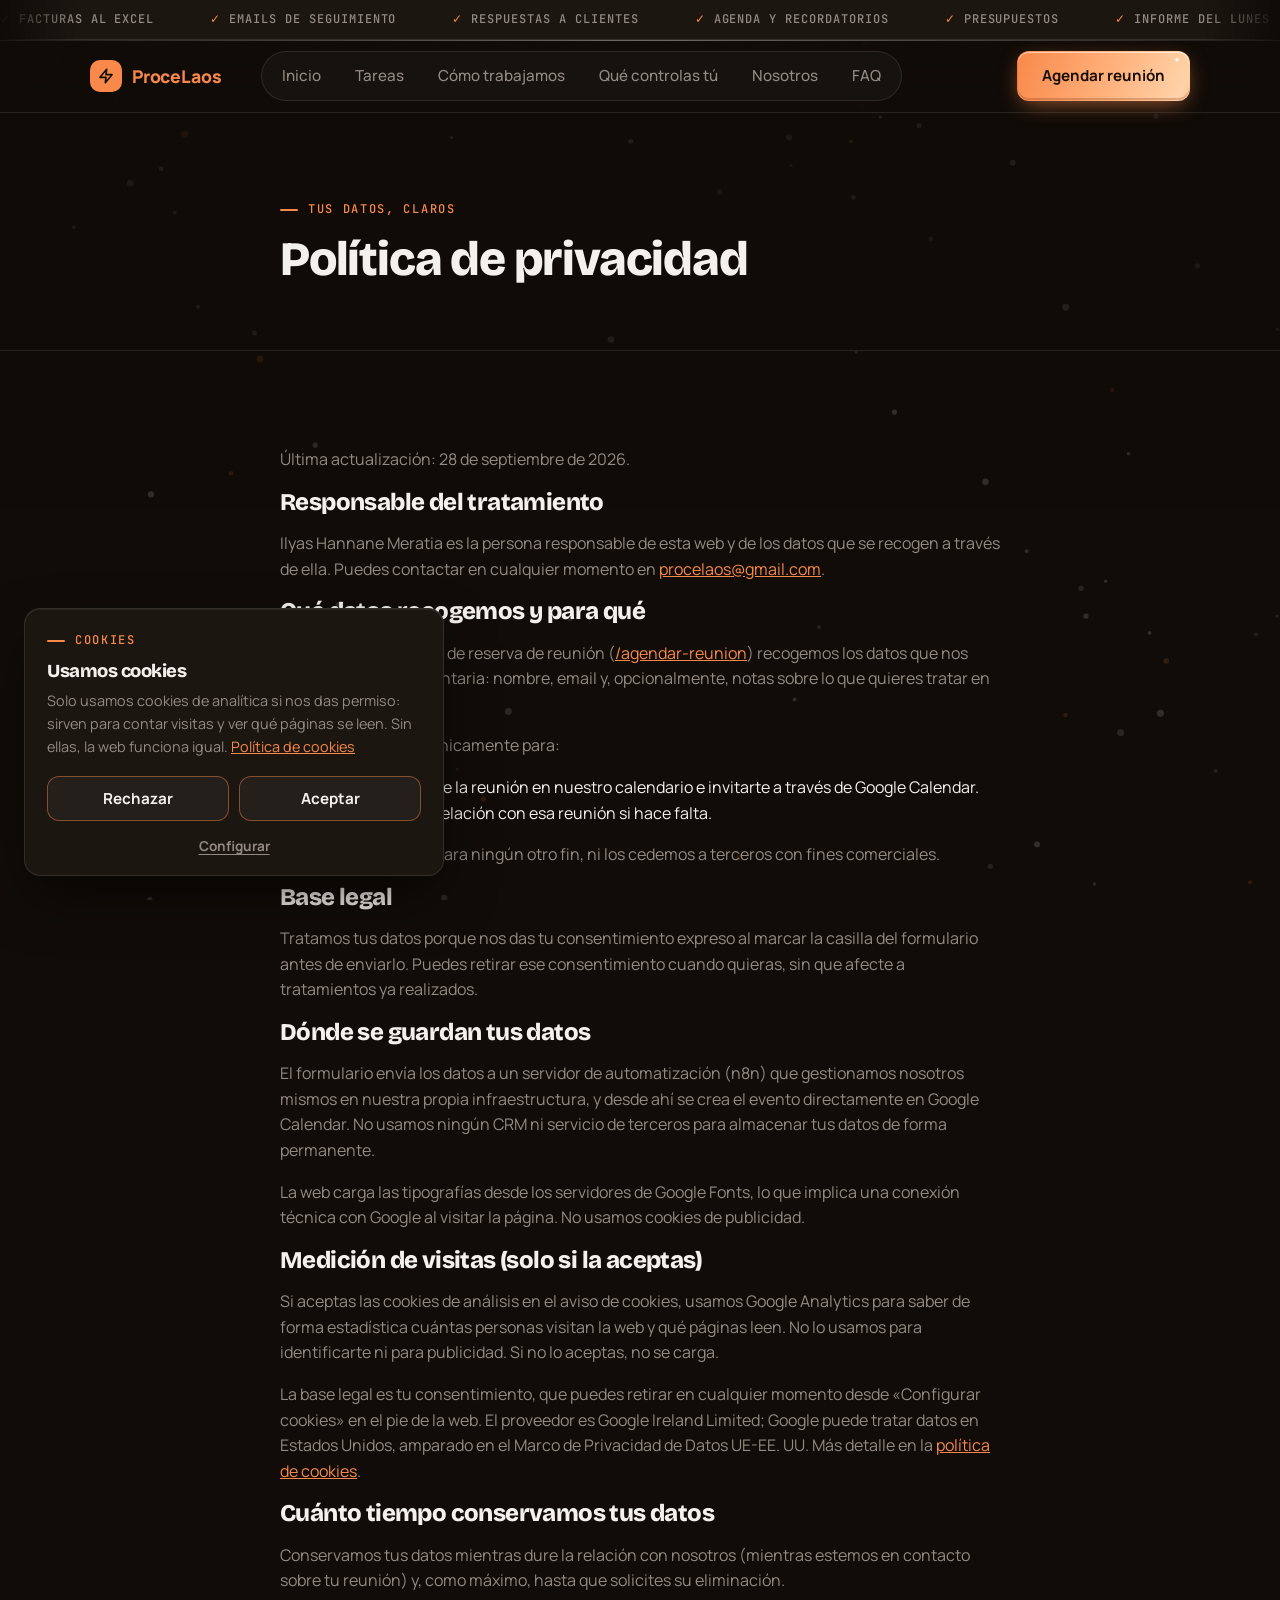
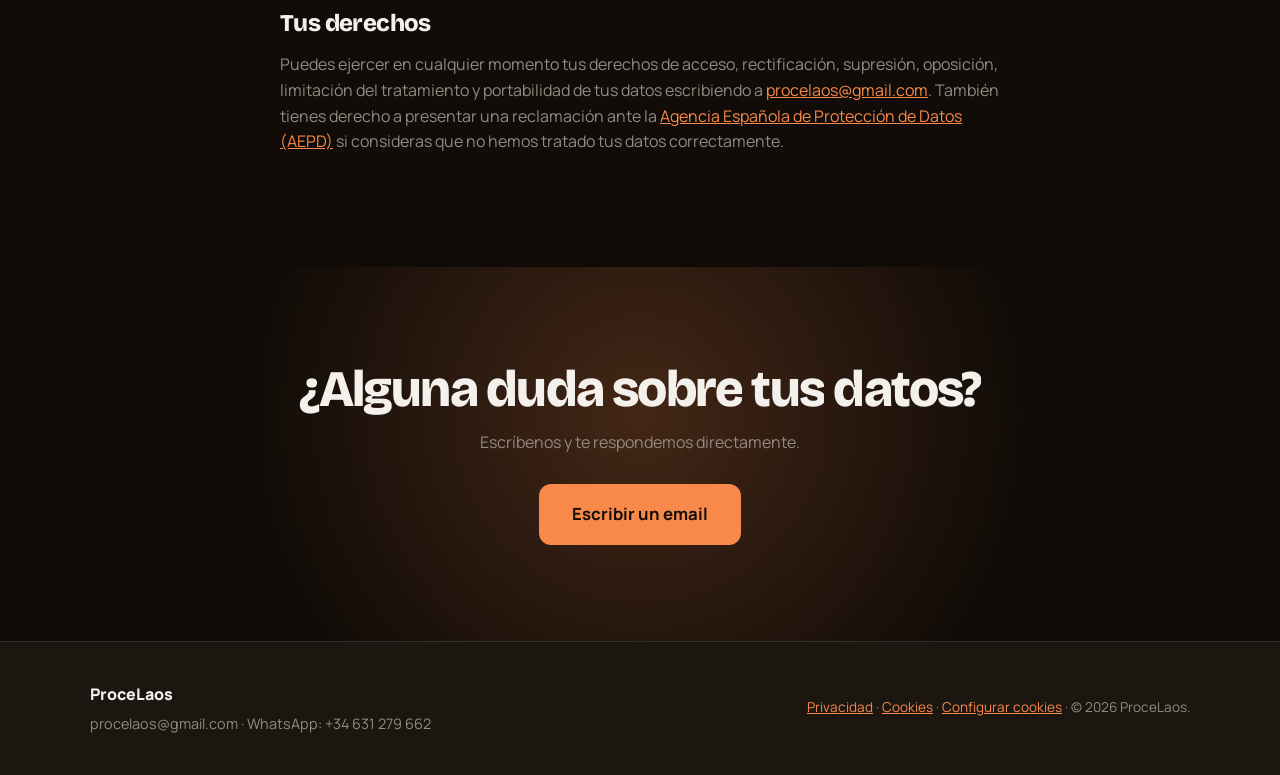
<file: privacidad.html>
<!DOCTYPE html>
<html lang="es">
<head>
  <meta charset="UTF-8">
  <meta name="viewport" content="width=device-width, initial-scale=1.0">
  <meta name="color-scheme" content="dark">
  <script>
    document.documentElement.classList.add('js');
    window.setTimeout(function () {
      if (!document.documentElement.classList.contains('reveal-ready')) {
        document.documentElement.classList.add('reveal-fallback');
      }
    }, 3000);
  </script>
  <title>Política de privacidad — ProceLaos</title>
  <meta name="description" content="Qué datos recoge ProceLaos a través de su web, para qué los usa y cómo puedes ejercer tus derechos.">

  <meta property="og:type" content="website">
  <meta property="og:site_name" content="ProceLaos">
  <meta property="og:title" content="Política de privacidad — ProceLaos">
  <meta property="og:description" content="Qué datos recoge ProceLaos a través de su web, para qué los usa y cómo puedes ejercer tus derechos.">
  <meta property="og:url" content="https://procelaos.com/privacidad">
  <link rel="canonical" href="https://procelaos.com/privacidad">
  <meta property="og:image" content="https://procelaos.com/images/og-image.png">
  <meta property="og:image:width" content="1200">
  <meta property="og:image:height" content="630">
  <meta name="twitter:image" content="https://procelaos.com/images/og-image.png">
  <meta property="og:locale" content="es_ES">
  <meta name="twitter:card" content="summary_large_image">
  <meta name="robots" content="noindex, follow">

  <link rel="icon" href="data:image/svg+xml,%3Csvg xmlns='http://www.w3.org/2000/svg' viewBox='0 0 100 100'%3E%3Crect width='100' height='100' rx='20' fill='%23110C08'/%3E%3Ctext x='50' y='68' font-size='60' text-anchor='middle' fill='%23F8894B' font-family='Arial' font-weight='bold'%3EP%3C/text%3E%3C/svg%3E">

  <link rel="preconnect" href="https://fonts.googleapis.com">
  <link rel="preconnect" href="https://fonts.gstatic.com" crossorigin>
  <link href="https://fonts.googleapis.com/css2?family=Bricolage+Grotesque:opsz,wght@12..96,600;12..96,800&family=JetBrains+Mono:wght@500;700&family=Manrope:wght@400;500;700;800&display=swap" rel="stylesheet">

  <link rel="stylesheet" href="styles.css">
</head>
<body class="has-brand-band">

  <noscript>
    <style>.reveal { opacity: 1 !important; transform: none !important; }</style>
  </noscript>

  <div class="brand-band">
    <div class="brand-band__track" aria-hidden="true">
      <div class="brand-band__group">
        <span class="brand-band__item">Proce<span>Laos</span></span>
        <span class="brand-band__item">Proce<span>Laos</span></span>
        <span class="brand-band__item">Proce<span>Laos</span></span>
        <span class="brand-band__item">Proce<span>Laos</span></span>
        <span class="brand-band__item">Proce<span>Laos</span></span>
        <span class="brand-band__item">Proce<span>Laos</span></span>
      </div>
      <div class="brand-band__group">
        <span class="brand-band__item">Proce<span>Laos</span></span>
        <span class="brand-band__item">Proce<span>Laos</span></span>
        <span class="brand-band__item">Proce<span>Laos</span></span>
        <span class="brand-band__item">Proce<span>Laos</span></span>
        <span class="brand-band__item">Proce<span>Laos</span></span>
        <span class="brand-band__item">Proce<span>Laos</span></span>
      </div>
    </div>
  </div>

  <canvas class="particles-canvas" id="particlesCanvas" aria-hidden="true"></canvas>

  <a class="skip-link" href="#contenido">Saltar al contenido</a>

  <header class="site-header">
    <div class="container site-header__inner">
      <a href="/" class="logo"><span class="logo__icon" aria-hidden="true"><svg viewBox="0 0 24 24" width="16" height="16" fill="none" stroke="currentColor" stroke-width="2.5" stroke-linecap="round" stroke-linejoin="round"><polygon points="13 2 3 14 12 14 11 22 21 10 12 10 13 2"/></svg></span><span class="logo__text">Proce<span>Laos</span></span></a>

      <button class="nav-toggle" id="navToggle" aria-expanded="false" aria-controls="siteNav" aria-label="Abrir menú">
        <span></span><span></span><span></span>
      </button>

      <nav class="site-nav" id="siteNav">
        <div class="site-nav__links">
          <a href="/">Inicio</a>
          <a href="/tareas">Tareas</a>
          <a href="/proceso">Cómo trabajamos</a>
          <a href="/capacidades">Qué controlas tú</a>
          <a href="/nosotros">Nosotros</a>
          <a href="/faq">FAQ</a>
        </div>
        <div class="site-nav__actions">
          <a href="/agendar-reunion" class="btn btn--primary">Agendar reunión</a>
        </div>
      </nav>
    </div>
  </header>

  <main id="contenido">

    <section class="page-header">
      <div class="container container--narrow">
        <p class="eyebrow reveal">Tus datos, claros</p>
        <h1 class="split reveal">Política de privacidad</h1>
      </div>
    </section>

    <section class="section">
      <div class="container container--narrow">

        <p class="reveal">Última actualización: 28 de septiembre de 2026.</p>

        <h2 class="reveal">Responsable del tratamiento</h2>
        <p class="reveal">
          Ilyas Hannane Meratia es la persona responsable de esta web y de los datos que se recogen a través de ella. Puedes contactar en cualquier momento en
          <a href="mailto:procelaos@gmail.com">procelaos@gmail.com</a>.
        </p>

        <h2 class="reveal">Qué datos recogemos y para qué</h2>
        <p class="reveal">A través del formulario de reserva de reunión (<a href="/agendar-reunion">/agendar-reunion</a>) recogemos los datos que nos facilitas de forma voluntaria: nombre, email y, opcionalmente, notas sobre lo que quieres tratar en la reunión.</p>
        <p class="reveal">Usamos estos datos únicamente para:</p>
        <ul class="reveal">
          <li>Crear el evento de la reunión en nuestro calendario e invitarte a través de Google Calendar.</li>
          <li>Contactarte en relación con esa reunión si hace falta.</li>
        </ul>
        <p class="reveal">No usamos tus datos para ningún otro fin, ni los cedemos a terceros con fines comerciales.</p>

        <h2 class="reveal">Base legal</h2>
        <p class="reveal">Tratamos tus datos porque nos das tu consentimiento expreso al marcar la casilla del formulario antes de enviarlo. Puedes retirar ese consentimiento cuando quieras, sin que afecte a tratamientos ya realizados.</p>

        <h2 class="reveal">Dónde se guardan tus datos</h2>
        <p class="reveal">El formulario envía los datos a un servidor de automatización (n8n) que gestionamos nosotros mismos en nuestra propia infraestructura, y desde ahí se crea el evento directamente en Google Calendar. No usamos ningún CRM ni servicio de terceros para almacenar tus datos de forma permanente.</p>
        <p class="reveal">La web carga las tipografías desde los servidores de Google Fonts, lo que implica una conexión técnica con Google al visitar la página. No usamos cookies de publicidad.</p>

        <h2 class="reveal">Medición de visitas (solo si la aceptas)</h2>
        <p class="reveal">Si aceptas las cookies de análisis en el aviso de cookies, usamos Google Analytics para saber de forma estadística cuántas personas visitan la web y qué páginas leen. No lo usamos para identificarte ni para publicidad. Si no lo aceptas, no se carga.</p>
        <p class="reveal">La base legal es tu consentimiento, que puedes retirar en cualquier momento desde «Configurar cookies» en el pie de la web. El proveedor es Google Ireland Limited; Google puede tratar datos en Estados Unidos, amparado en el Marco de Privacidad de Datos UE-EE. UU. Más detalle en la <a href="/cookies">política de cookies</a>.</p>

        <h2 class="reveal">Cuánto tiempo conservamos tus datos</h2>
        <p class="reveal">Conservamos tus datos mientras dure la relación con nosotros (mientras estemos en contacto sobre tu reunión) y, como máximo, hasta que solicites su eliminación.</p>

        <h2 class="reveal">Tus derechos</h2>
        <p class="reveal">Puedes ejercer en cualquier momento tus derechos de acceso, rectificación, supresión, oposición, limitación del tratamiento y portabilidad de tus datos escribiendo a <a href="mailto:procelaos@gmail.com">procelaos@gmail.com</a>. También tienes derecho a presentar una reclamación ante la <a href="https://www.aepd.es" target="_blank" rel="noopener">Agencia Española de Protección de Datos (AEPD)</a> si consideras que no hemos tratado tus datos correctamente.</p>

      </div>
    </section>

    <section class="section cta-band">
      <div class="container">
        <h2 class="split reveal">¿Alguna duda sobre tus datos?</h2>
        <p class="reveal">Escríbenos y te respondemos directamente.</p>
        <div class="cta-band__actions reveal">
          <a href="mailto:procelaos@gmail.com" class="btn btn--primary btn--lg">Escribir un email</a>
        </div>
      </div>
    </section>
  </main>

  <footer class="site-footer">
    <div class="container site-footer__inner">
      <div>
        <p class="site-footer__brand">ProceLaos</p>
        <p class="site-footer__contact">
          <a href="mailto:procelaos@gmail.com">procelaos@gmail.com</a> ·
          <a href="https://wa.me/34631279662" target="_blank" rel="noopener">WhatsApp: +34 631 279 662</a>
        </p>
      </div>
      <p class="site-footer__legal"><a href="/privacidad">Privacidad</a> · <a href="/cookies">Cookies</a> · © <span id="year"></span> ProceLaos.</p>
    </div>
  </footer>

  <script src="cookies.js"></script>
  <script src="script.js"></script>
</body>
</html>
</file>
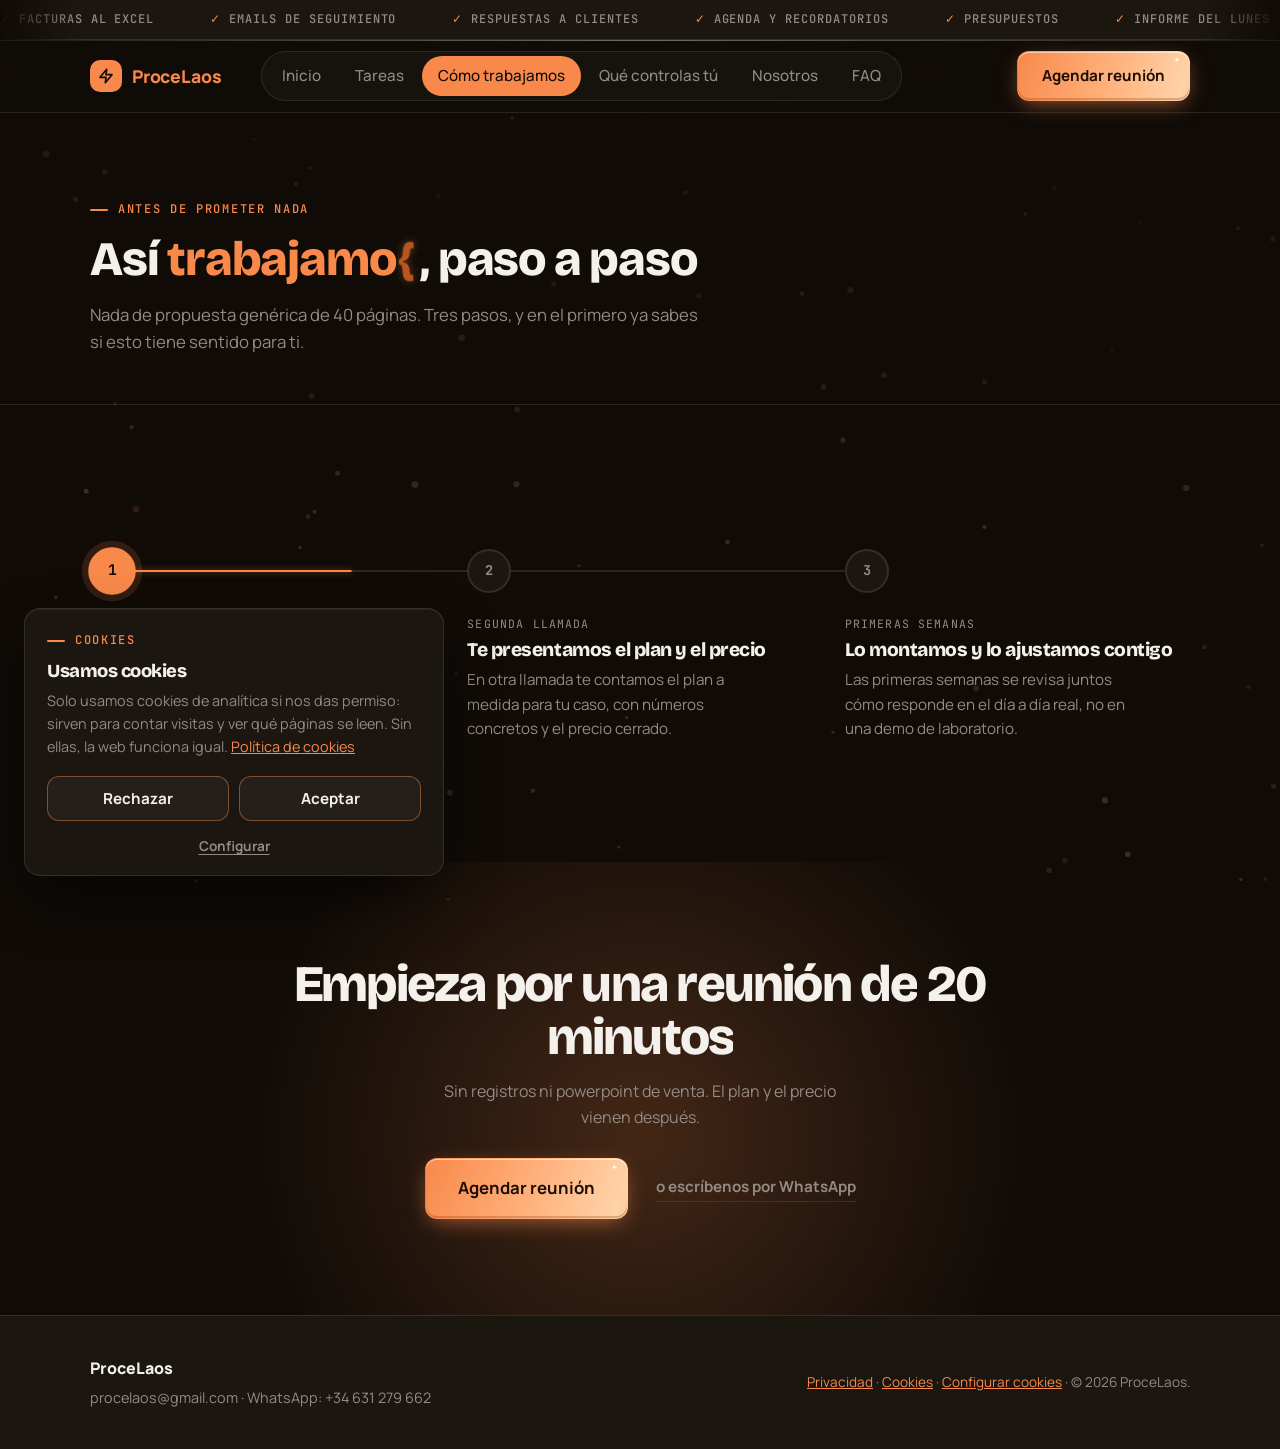
<file: proceso.html>
<!DOCTYPE html>
<html lang="es">
<head>
  <meta charset="UTF-8">
  <meta name="viewport" content="width=device-width, initial-scale=1.0">
  <meta name="color-scheme" content="dark">
  <script>
    document.documentElement.classList.add('js');
    window.setTimeout(function () {
      if (!document.documentElement.classList.contains('reveal-ready')) {
        document.documentElement.classList.add('reveal-fallback');
      }
    }, 3000);
  </script>
  <title>Cómo trabajamos — sesión inicial gratuita — ProceLaos</title>
  <meta name="description" content="Tres pasos: una reunión inicial gratuita, un plan con precio cerrado, y montaje ajustado contigo en las primeras semanas.">

  <meta property="og:type" content="website">
  <meta property="og:site_name" content="ProceLaos">
  <meta property="og:title" content="Cómo trabajamos — sesión inicial gratuita — ProceLaos">
  <meta property="og:description" content="Tres pasos: una reunión inicial gratuita, un plan con precio cerrado, y montaje ajustado contigo en las primeras semanas.">
  <meta property="og:url" content="https://procelaos.com/proceso">
  <link rel="canonical" href="https://procelaos.com/proceso">
  <meta property="og:image" content="https://procelaos.com/images/og-image.png">
  <meta property="og:image:width" content="1200">
  <meta property="og:image:height" content="630">
  <meta name="twitter:image" content="https://procelaos.com/images/og-image.png">
  <meta property="og:locale" content="es_ES">
  <meta name="twitter:card" content="summary_large_image">

  <link rel="icon" href="data:image/svg+xml,%3Csvg xmlns='http://www.w3.org/2000/svg' viewBox='0 0 100 100'%3E%3Crect width='100' height='100' rx='20' fill='%23110C08'/%3E%3Ctext x='50' y='68' font-size='60' text-anchor='middle' fill='%23F8894B' font-family='Arial' font-weight='bold'%3EP%3C/text%3E%3C/svg%3E">

  <link rel="preconnect" href="https://fonts.googleapis.com">
  <link rel="preconnect" href="https://fonts.gstatic.com" crossorigin>
  <link href="https://fonts.googleapis.com/css2?family=Bricolage+Grotesque:opsz,wght@12..96,600;12..96,800&family=JetBrains+Mono:wght@500;700&family=Manrope:wght@400;500;700;800&display=swap" rel="stylesheet">

  <link rel="stylesheet" href="styles.css">
</head>
<body class="has-brand-band">

  <noscript>
    <style>.reveal { opacity: 1 !important; transform: none !important; }</style>
  </noscript>

  <div class="brand-band">
    <div class="brand-band__track" aria-hidden="true">
      <div class="brand-band__group">
        <span class="brand-band__item">Proce<span>Laos</span></span>
        <span class="brand-band__item">Proce<span>Laos</span></span>
        <span class="brand-band__item">Proce<span>Laos</span></span>
        <span class="brand-band__item">Proce<span>Laos</span></span>
        <span class="brand-band__item">Proce<span>Laos</span></span>
        <span class="brand-band__item">Proce<span>Laos</span></span>
      </div>
      <div class="brand-band__group">
        <span class="brand-band__item">Proce<span>Laos</span></span>
        <span class="brand-band__item">Proce<span>Laos</span></span>
        <span class="brand-band__item">Proce<span>Laos</span></span>
        <span class="brand-band__item">Proce<span>Laos</span></span>
        <span class="brand-band__item">Proce<span>Laos</span></span>
        <span class="brand-band__item">Proce<span>Laos</span></span>
      </div>
    </div>
  </div>

  <canvas class="particles-canvas" id="particlesCanvas" aria-hidden="true"></canvas>

  <a class="skip-link" href="#contenido">Saltar al contenido</a>

  <header class="site-header">
    <div class="container site-header__inner">
      <a href="/" class="logo"><span class="logo__icon" aria-hidden="true"><svg viewBox="0 0 24 24" width="16" height="16" fill="none" stroke="currentColor" stroke-width="2.5" stroke-linecap="round" stroke-linejoin="round"><polygon points="13 2 3 14 12 14 11 22 21 10 12 10 13 2"/></svg></span><span class="logo__text">Proce<span>Laos</span></span></a>

      <button class="nav-toggle" id="navToggle" aria-expanded="false" aria-controls="siteNav" aria-label="Abrir menú">
        <span></span><span></span><span></span>
      </button>

      <nav class="site-nav" id="siteNav">
        <div class="site-nav__links">
          <a href="/">Inicio</a>
          <a href="/tareas">Tareas</a>
          <a href="/proceso" class="is-active">Cómo trabajamos</a>
          <a href="/capacidades">Qué controlas tú</a>
          <a href="/nosotros">Nosotros</a>
          <a href="/faq">FAQ</a>
        </div>
        <div class="site-nav__actions">
          <a href="/agendar-reunion" class="btn btn--primary">Agendar reunión</a>
        </div>
      </nav>
    </div>
  </header>

  <main id="contenido">

    <section class="page-header">
      <div class="container">
        <p class="eyebrow reveal">Antes de prometer nada</p>
        <h1 class="reveal">Así <span class="highlight">trabajamos</span>, paso a paso</h1>
        <p class="page-header__lead reveal">Nada de propuesta genérica de 40 páginas. Tres pasos, y en el primero ya sabes si esto tiene sentido para ti.</p>
      </div>
    </section>

    <section class="section">
      <div class="container">
        <ol class="recorrido" id="recorridoLista">
          <li class="recorrido__paso">
            <span class="recorrido__nodo" aria-hidden="true">1</span>
            <div>
              <span class="recorrido__tiempo">20 minutos · gratis</span>
              <h3>Agendas una reunión de 20 minutos</h3>
              <p>Reservas hora en el calendario y nos cuentas tu caso: qué tarea se repite y a nadie le gusta hacer. Escuchamos, no vendemos. Gratis y sin compromiso.</p>
            </div>
          </li>
          <li class="recorrido__paso">
            <span class="recorrido__nodo" aria-hidden="true">2</span>
            <div>
              <span class="recorrido__tiempo">Segunda llamada</span>
              <h3>Te presentamos el plan y el precio</h3>
              <p>En otra llamada te contamos el plan a medida para tu caso, con números concretos y el precio cerrado.</p>
            </div>
          </li>
          <li class="recorrido__paso">
            <span class="recorrido__nodo" aria-hidden="true">3</span>
            <div>
              <span class="recorrido__tiempo">Primeras semanas</span>
              <h3>Lo montamos y lo ajustamos contigo</h3>
              <p>Las primeras semanas se revisa juntos cómo responde en el día a día real, no en una demo de laboratorio.</p>
            </div>
          </li>
        </ol>
      </div>
    </section>

    <section class="section cta-band">
      <div class="container">
        <h2 class="split reveal">Empieza por una reunión de 20 minutos</h2>
        <p class="reveal">Sin registros ni powerpoint de venta. El plan y el precio vienen después.</p>
        <div class="cta-band__actions reveal">
          <a href="/agendar-reunion" class="btn btn--primary btn--lg">Agendar reunión</a>
          <a href="https://wa.me/34631279662" class="cta-band__alt" target="_blank" rel="noopener">o escríbenos por WhatsApp</a>
        </div>
      </div>
    </section>
  </main>

  <footer class="site-footer">
    <div class="container site-footer__inner">
      <div>
        <p class="site-footer__brand">ProceLaos</p>
        <p class="site-footer__contact">
          <!-- TODO: sustituir por email y WhatsApp reales del negocio general -->
          <a href="mailto:procelaos@gmail.com">procelaos@gmail.com</a> ·
          <a href="https://wa.me/34631279662" target="_blank" rel="noopener">WhatsApp: +34 631 279 662</a>
        </p>
      </div>
      <p class="site-footer__legal"><a href="/privacidad">Privacidad</a> · <a href="/cookies">Cookies</a> · © <span id="year"></span> ProceLaos.</p>
    </div>
  </footer>

  <script src="cookies.js"></script>
  <script src="script.js"></script>
</body>
</html>
</file>
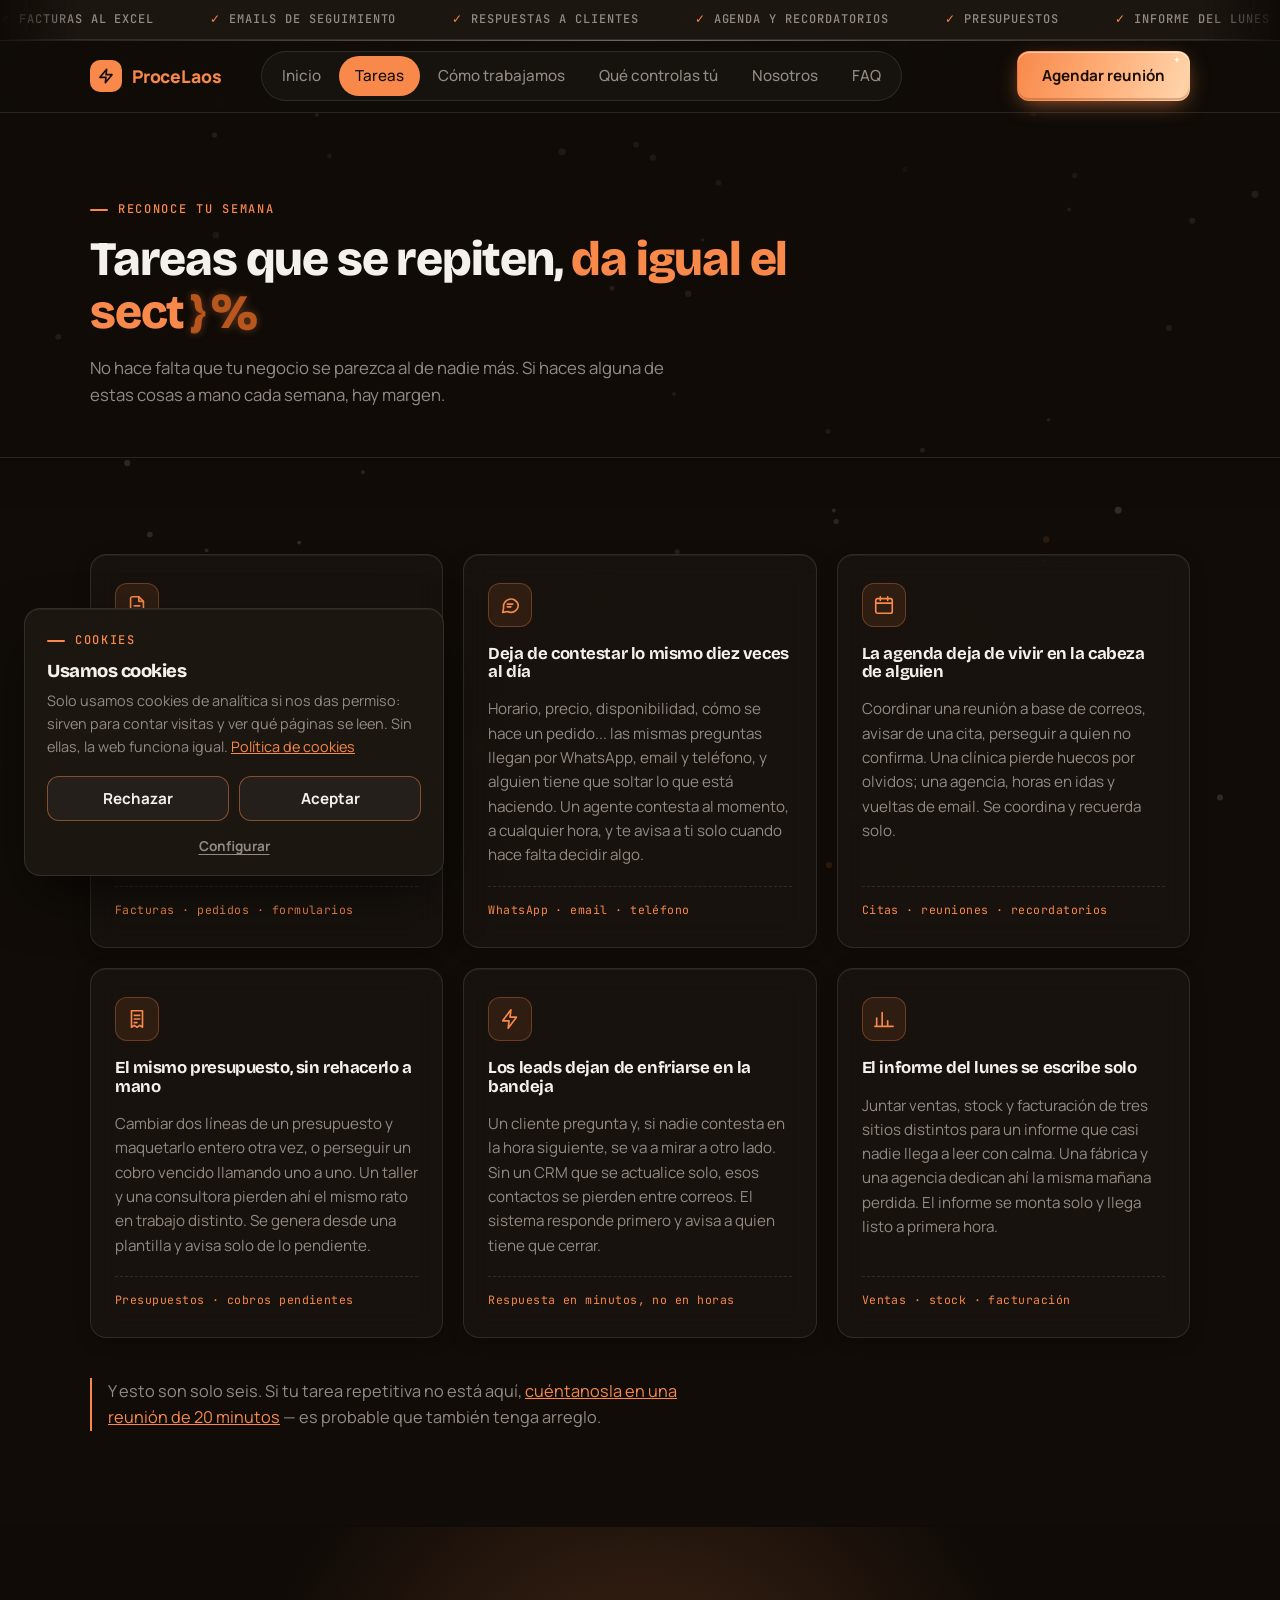
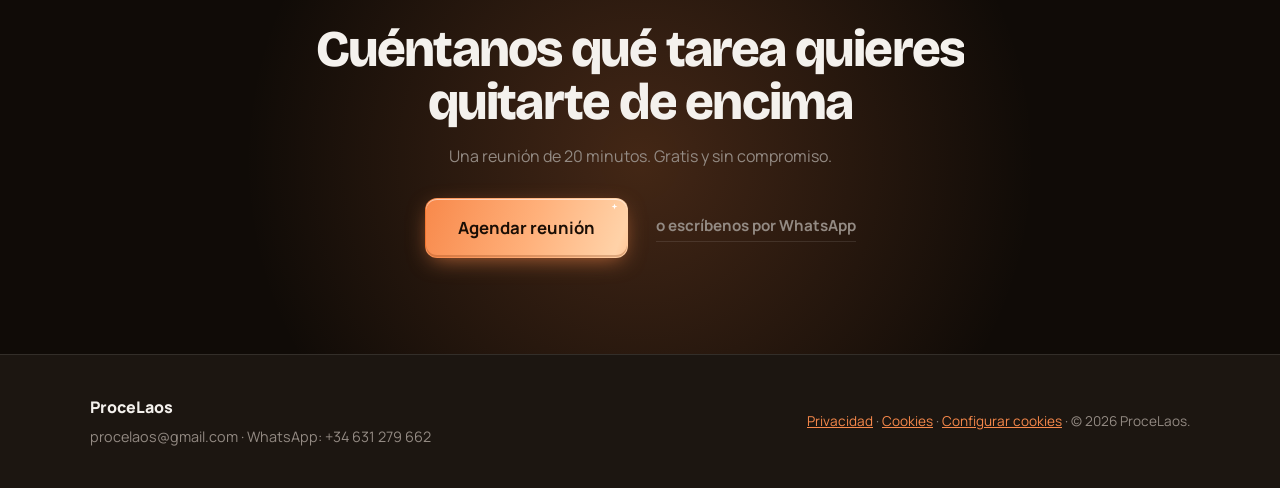
<file: tareas.html>
<!DOCTYPE html>
<html lang="es">
<head>
  <meta charset="UTF-8">
  <meta name="viewport" content="width=device-width, initial-scale=1.0">
  <meta name="color-scheme" content="dark">
  <script>
    document.documentElement.classList.add('js');
    window.setTimeout(function () {
      if (!document.documentElement.classList.contains('reveal-ready')) {
        document.documentElement.classList.add('reveal-fallback');
      }
    }, 3000);
  </script>
  <title>Tareas repetitivas que se pueden quitar de en medio — ProceLaos</title>
  <meta name="description" content="Entrada de datos, atención, agenda, presupuestos, seguimiento comercial e informes: las tareas manuales más comunes en cualquier empresa.">

  <meta property="og:type" content="website">
  <meta property="og:site_name" content="ProceLaos">
  <meta property="og:title" content="Tareas repetitivas que se pueden quitar de en medio — ProceLaos">
  <meta property="og:description" content="Entrada de datos, atención, agenda, presupuestos, seguimiento comercial e informes: las tareas manuales más comunes en cualquier empresa.">
  <meta property="og:url" content="https://procelaos.com/tareas">
  <link rel="canonical" href="https://procelaos.com/tareas">
  <meta property="og:image" content="https://procelaos.com/images/og-image.png">
  <meta property="og:image:width" content="1200">
  <meta property="og:image:height" content="630">
  <meta name="twitter:image" content="https://procelaos.com/images/og-image.png">
  <meta property="og:locale" content="es_ES">
  <meta name="twitter:card" content="summary_large_image">

  <link rel="icon" href="data:image/svg+xml,%3Csvg xmlns='http://www.w3.org/2000/svg' viewBox='0 0 100 100'%3E%3Crect width='100' height='100' rx='20' fill='%23110C08'/%3E%3Ctext x='50' y='68' font-size='60' text-anchor='middle' fill='%23F8894B' font-family='Arial' font-weight='bold'%3EP%3C/text%3E%3C/svg%3E">

  <link rel="preconnect" href="https://fonts.googleapis.com">
  <link rel="preconnect" href="https://fonts.gstatic.com" crossorigin>
  <link href="https://fonts.googleapis.com/css2?family=Bricolage+Grotesque:opsz,wght@12..96,600;12..96,800&family=JetBrains+Mono:wght@500;700&family=Manrope:wght@400;500;700;800&display=swap" rel="stylesheet">

  <link rel="stylesheet" href="styles.css">
</head>
<body class="has-brand-band">

  <noscript>
    <style>.reveal { opacity: 1 !important; transform: none !important; }</style>
  </noscript>

  <div class="brand-band">
    <div class="brand-band__track" aria-hidden="true">
      <div class="brand-band__group">
        <span class="brand-band__item">Proce<span>Laos</span></span>
        <span class="brand-band__item">Proce<span>Laos</span></span>
        <span class="brand-band__item">Proce<span>Laos</span></span>
        <span class="brand-band__item">Proce<span>Laos</span></span>
        <span class="brand-band__item">Proce<span>Laos</span></span>
        <span class="brand-band__item">Proce<span>Laos</span></span>
      </div>
      <div class="brand-band__group">
        <span class="brand-band__item">Proce<span>Laos</span></span>
        <span class="brand-band__item">Proce<span>Laos</span></span>
        <span class="brand-band__item">Proce<span>Laos</span></span>
        <span class="brand-band__item">Proce<span>Laos</span></span>
        <span class="brand-band__item">Proce<span>Laos</span></span>
        <span class="brand-band__item">Proce<span>Laos</span></span>
      </div>
    </div>
  </div>

  <canvas class="particles-canvas" id="particlesCanvas" aria-hidden="true"></canvas>

  <a class="skip-link" href="#contenido">Saltar al contenido</a>

  <header class="site-header">
    <div class="container site-header__inner">
      <a href="/" class="logo"><span class="logo__icon" aria-hidden="true"><svg viewBox="0 0 24 24" width="16" height="16" fill="none" stroke="currentColor" stroke-width="2.5" stroke-linecap="round" stroke-linejoin="round"><polygon points="13 2 3 14 12 14 11 22 21 10 12 10 13 2"/></svg></span><span class="logo__text">Proce<span>Laos</span></span></a>

      <button class="nav-toggle" id="navToggle" aria-expanded="false" aria-controls="siteNav" aria-label="Abrir menú">
        <span></span><span></span><span></span>
      </button>

      <nav class="site-nav" id="siteNav">
        <div class="site-nav__links">
          <a href="/">Inicio</a>
          <a href="/tareas" class="is-active">Tareas</a>
          <a href="/proceso">Cómo trabajamos</a>
          <a href="/capacidades">Qué controlas tú</a>
          <a href="/nosotros">Nosotros</a>
          <a href="/faq">FAQ</a>
        </div>
        <div class="site-nav__actions">
          <a href="/agendar-reunion" class="btn btn--primary">Agendar reunión</a>
        </div>
      </nav>
    </div>
  </header>

  <main id="contenido">

    <section class="page-header">
      <div class="container">
        <p class="eyebrow reveal">Reconoce tu semana</p>
        <h1 class="reveal">Tareas que se repiten, <span class="highlight">da igual el sector</span></h1>
        <p class="page-header__lead reveal">No hace falta que tu negocio se parezca al de nadie más. Si haces alguna de estas cosas a mano cada semana, hay margen.</p>
      </div>
    </section>

    <section class="section">
      <div class="container">
        <div class="cards-grid">
          <article class="card reveal">
            <span class="card__icon" aria-hidden="true"><svg viewBox="0 0 24 24"><path pathLength="1" d="M14 3H7a2 2 0 0 0-2 2v14a2 2 0 0 0 2 2h10a2 2 0 0 0 2-2V8z"/><path pathLength="1" d="M14 3v5h5"/><path pathLength="1" d="M9 13h6M9 17h4"/></svg></span>
            <h3>Se acabó copiar lo mismo dos veces</h3>
            <p>Cada factura de proveedor, cada pedido, cada formulario que llega por email acaba tecleado a mano en un Excel o un ERP. A un despacho le cuesta ahí una mañana a la semana; a una tienda, el cierre de caja. El sistema lee el documento y lo coloca solo donde tiene que ir.</p>
            <span class="card__tag">Facturas · pedidos · formularios</span>
          </article>

          <article class="card reveal">
            <span class="card__icon" aria-hidden="true"><svg viewBox="0 0 24 24"><path pathLength="1" d="M21 12a8 8 0 0 1-11.6 7.1L4 20l1-4.6A8 8 0 1 1 21 12z"/><path pathLength="1" d="M9 11h6M9 14h4"/></svg></span>
            <h3>Deja de contestar lo mismo diez veces al día</h3>
            <p>Horario, precio, disponibilidad, cómo se hace un pedido... las mismas preguntas llegan por WhatsApp, email y teléfono, y alguien tiene que soltar lo que está haciendo. Un agente contesta al momento, a cualquier hora, y te avisa a ti solo cuando hace falta decidir algo.</p>
            <span class="card__tag">WhatsApp · email · teléfono</span>
          </article>

          <article class="card reveal">
            <span class="card__icon" aria-hidden="true"><svg viewBox="0 0 24 24"><rect pathLength="1" x="3" y="5" width="18" height="16" rx="2"/><path pathLength="1" d="M3 10h18M8 3v4M16 3v4"/></svg></span>
            <h3>La agenda deja de vivir en la cabeza de alguien</h3>
            <p>Coordinar una reunión a base de correos, avisar de una cita, perseguir a quien no confirma. Una clínica pierde huecos por olvidos; una agencia, horas en idas y vueltas de email. Se coordina y recuerda solo.</p>
            <span class="card__tag">Citas · reuniones · recordatorios</span>
          </article>

          <article class="card reveal">
            <span class="card__icon" aria-hidden="true"><svg viewBox="0 0 24 24"><path pathLength="1" d="M6 3h12v18l-3-2-3 2-3-2-3 2z"/><path pathLength="1" d="M9 8h6M9 12h6M9 16h3"/></svg></span>
            <h3>El mismo presupuesto, sin rehacerlo a mano</h3>
            <p>Cambiar dos líneas de un presupuesto y maquetarlo entero otra vez, o perseguir un cobro vencido llamando uno a uno. Un taller y una consultora pierden ahí el mismo rato en trabajo distinto. Se genera desde una plantilla y avisa solo de lo pendiente.</p>
            <span class="card__tag">Presupuestos · cobros pendientes</span>
          </article>

          <article class="card reveal">
            <span class="card__icon" aria-hidden="true"><svg viewBox="0 0 24 24"><path pathLength="1" d="M13 2 4 14h7l-1 8 9-12h-7z"/></svg></span>
            <h3>Los leads dejan de enfriarse en la bandeja</h3>
            <p>Un cliente pregunta y, si nadie contesta en la hora siguiente, se va a mirar a otro lado. Sin un CRM que se actualice solo, esos contactos se pierden entre correos. El sistema responde primero y avisa a quien tiene que cerrar.</p>
            <span class="card__tag">Respuesta en minutos, no en horas</span>
          </article>

          <article class="card reveal">
            <span class="card__icon" aria-hidden="true"><svg viewBox="0 0 24 24"><path pathLength="1" d="M4 20V11M10 20V5M16 20v-6M2 20h20"/></svg></span>
            <h3>El informe del lunes se escribe solo</h3>
            <p>Juntar ventas, stock y facturación de tres sitios distintos para un informe que casi nadie llega a leer con calma. Una fábrica y una agencia dedican ahí la misma mañana perdida. El informe se monta solo y llega listo a primera hora.</p>
            <span class="card__tag">Ventas · stock · facturación</span>
          </article>
        </div>

        <p class="section__outro reveal">Y esto son solo seis. Si tu tarea repetitiva no está aquí, <a href="/agendar-reunion">cuéntanosla en una reunión de 20 minutos</a> — es probable que también tenga arreglo.</p>
      </div>
    </section>

    <section class="section cta-band">
      <div class="container">
        <h2 class="split reveal">Cuéntanos qué tarea quieres quitarte de encima</h2>
        <p class="reveal">Una reunión de 20 minutos. Gratis y sin compromiso.</p>
        <div class="cta-band__actions reveal">
          <a href="/agendar-reunion" class="btn btn--primary btn--lg">Agendar reunión</a>
          <a href="https://wa.me/34631279662" class="cta-band__alt" target="_blank" rel="noopener">o escríbenos por WhatsApp</a>
        </div>
      </div>
    </section>
  </main>

  <footer class="site-footer">
    <div class="container site-footer__inner">
      <div>
        <p class="site-footer__brand">ProceLaos</p>
        <p class="site-footer__contact">
          <!-- TODO: sustituir por email y WhatsApp reales del negocio general -->
          <a href="mailto:procelaos@gmail.com">procelaos@gmail.com</a> ·
          <a href="https://wa.me/34631279662" target="_blank" rel="noopener">WhatsApp: +34 631 279 662</a>
        </p>
      </div>
      <p class="site-footer__legal"><a href="/privacidad">Privacidad</a> · <a href="/cookies">Cookies</a> · © <span id="year"></span> ProceLaos.</p>
    </div>
  </footer>

  <script src="cookies.js"></script>
  <script src="script.js"></script>
</body>
</html>
</file>
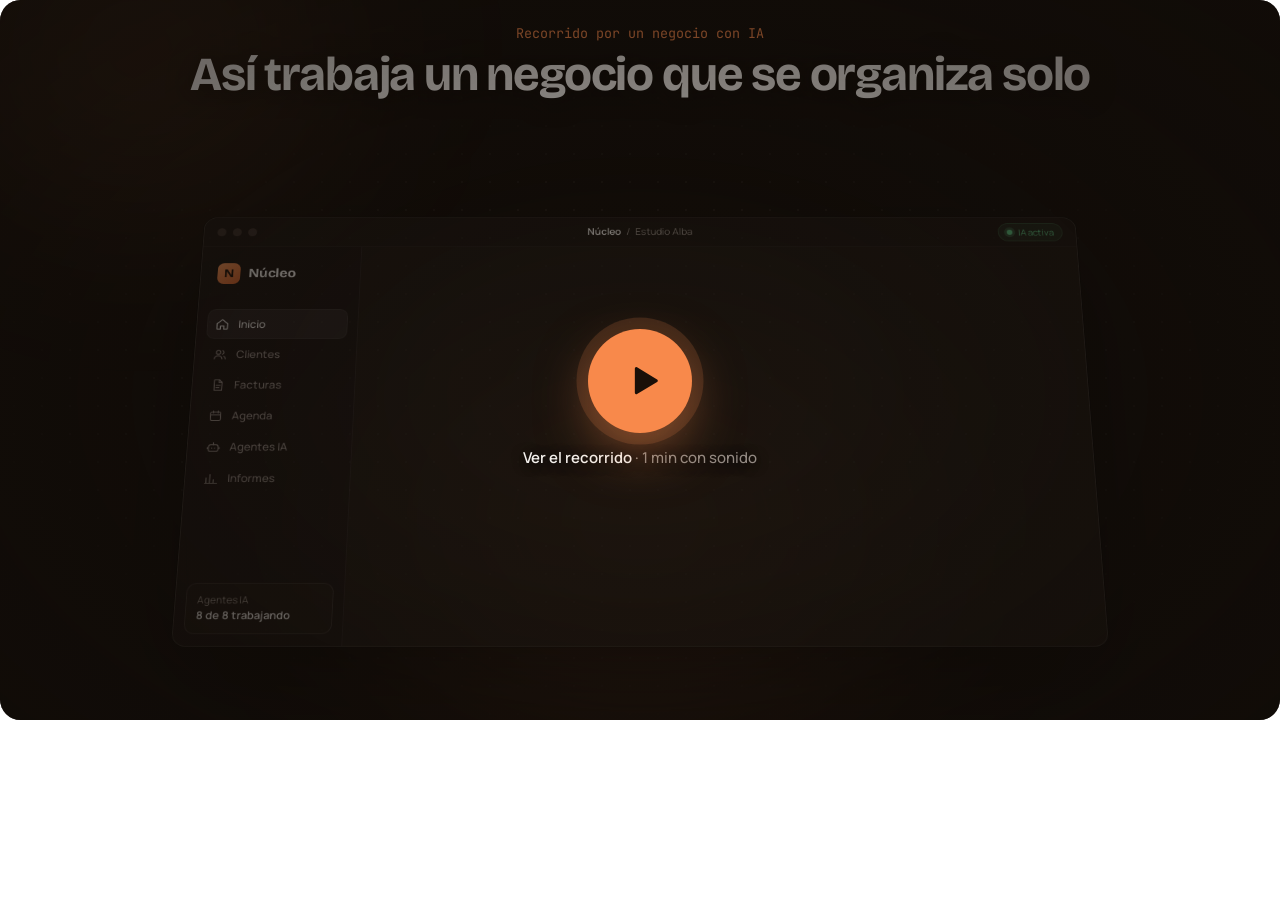
<file: trailer.html>
<!doctype html>
<html lang="es">
<head>
<meta charset="utf-8">
<meta name="viewport" content="width=device-width, initial-scale=1">
<title>Lo que podemos hacer · ProceLaos</title>
<meta name="robots" content="noindex">
<style>html,body{margin:0;background:transparent}</style>
</head>
<body>
<!-- ========== TRÁILER PROCELAOS · copiar desde aquí ========== -->
<link rel="preconnect" href="https://fonts.googleapis.com">
<link rel="preconnect" href="https://fonts.gstatic.com" crossorigin>
<link href="https://fonts.googleapis.com/css2?family=Bricolage+Grotesque:opsz,wght@12..96,500;12..96,700&family=JetBrains+Mono:wght@400;500;600&family=Manrope:wght@400;500;600;700&display=swap" rel="stylesheet">
<style>
.tr-root{
  --tr-bg:#110C08;--tr-sf:#1C1611;--tr-sf2:#241C16;--tr-bd:rgba(255,255,255,.1);--tr-bd2:rgba(255,255,255,.06);
  --tr-tx:#F4F1ED;--tr-mu:#938A83;--tr-ac:#F8894B;--tr-ac2:#FF9C5E;--tr-ok:#5FD08A;
  --tr-ease:cubic-bezier(0.16,1,0.3,1);--tr-k:1;
  position:relative;width:100%;aspect-ratio:16/9;overflow:hidden;isolation:isolate;
  background:var(--tr-bg);color:var(--tr-tx);border-radius:clamp(10px,1.6cqw,22px);
  font-family:'Manrope',system-ui,sans-serif;container-type:inline-size;
  -webkit-font-smoothing:antialiased;line-height:1.35;user-select:none;-webkit-user-select:none;
}
.tr-root *,.tr-root *::before,.tr-root *::after{box-sizing:border-box;margin:0;padding:0}
.tr-mono{font-family:'JetBrains Mono',ui-monospace,monospace;font-variant-numeric:tabular-nums}
.tr-canvas{position:absolute;left:0;top:0;width:1280px;height:720px;transform-origin:0 0;transform:scale(var(--tr-k))}
.tr-abs{position:absolute}

/* fondo */
.tr-bgl{position:absolute;inset:0;overflow:hidden}
.tr-glow{position:absolute;border-radius:50%;filter:blur(90px);will-change:opacity,transform}
.tr-glow-a{width:760px;height:520px;left:260px;top:260px;background:radial-gradient(closest-side,rgba(248,137,75,.42),rgba(248,137,75,0))}
.tr-glow-b{width:520px;height:420px;left:-120px;top:-160px;background:radial-gradient(closest-side,rgba(255,156,94,.16),rgba(255,156,94,0))}
.tr-dots{position:absolute;inset:0;background-image:radial-gradient(rgba(255,255,255,.07) 1px,transparent 1.2px);background-size:28px 28px;
  -webkit-mask-image:radial-gradient(ellipse 70% 60% at 50% 55%,#000 30%,transparent 80%);mask-image:radial-gradient(ellipse 70% 60% at 50% 55%,#000 30%,transparent 80%)}

/* cámara + ventana */
.tr-cam{position:absolute;left:0;top:0;width:1280px;height:720px;transform-origin:0 0;will-change:transform}
.tr-win{position:absolute;left:100px;top:126px;width:1080px;height:552px;border-radius:16px;background:var(--tr-sf);
  border:1px solid var(--tr-bd);overflow:hidden;transform-origin:50% 100%;will-change:transform,opacity;
  box-shadow:0 1px 0 rgba(255,255,255,.06) inset,0 40px 120px -30px rgba(0,0,0,.8),0 0 0 1px rgba(0,0,0,.4)}
.tr-tbar{position:absolute;left:0;top:0;right:0;height:40px;border-bottom:1px solid var(--tr-bd2);display:flex;align-items:center;padding:0 16px;gap:8px;background:#19130F}
.tr-tbar i{width:11px;height:11px;border-radius:50%;background:#3A302A;display:block}
.tr-tbar-t{position:absolute;left:0;right:0;text-align:center;font-size:12.5px;color:var(--tr-mu);pointer-events:none}
.tr-tbar-t b{color:var(--tr-tx);font-weight:600}
.tr-live{margin-left:auto;display:flex;align-items:center;gap:7px;font-size:11.5px;color:var(--tr-ok);background:rgba(95,208,138,.1);border:1px solid rgba(95,208,138,.22);padding:4px 10px;border-radius:99px;position:relative;z-index:1}
.tr-pulse{width:7px;height:7px;border-radius:50%;background:var(--tr-ok)}

/* barra lateral */
.tr-side{position:absolute;left:0;top:40px;bottom:0;width:196px;border-right:1px solid var(--tr-bd2);padding:18px 12px;background:#181210}
.tr-brand{display:flex;align-items:center;gap:10px;padding:0 8px;height:36px}
.tr-logo{width:28px;height:28px;border-radius:8px;background:linear-gradient(140deg,var(--tr-ac2),#D9622A);display:grid;place-items:center;font-family:'Bricolage Grotesque';font-weight:700;font-size:16px;color:#1A0F08}
.tr-brand span{font-family:'Bricolage Grotesque';font-weight:700;font-size:17px;letter-spacing:-.01em}
.tr-nav{position:absolute;left:12px;right:12px;top:84px}
.tr-nav-hl{position:absolute;left:0;right:0;top:0;height:40px;border-radius:10px;background:rgba(255,255,255,.065);border:1px solid var(--tr-bd2);will-change:transform}
.tr-nav-i{position:relative;height:40px;display:flex;align-items:center;gap:11px;padding:0 10px;font-size:13.5px;color:var(--tr-mu);font-weight:500}
.tr-nav-i svg{width:17px;height:17px;flex:none}
.tr-nav-i.tr-on{color:var(--tr-tx)}
.tr-side-card{position:absolute;left:12px;right:12px;bottom:14px;border:1px solid var(--tr-bd);border-radius:12px;padding:12px;background:var(--tr-sf)}
.tr-side-card p{font-size:12px;color:var(--tr-mu)}
.tr-side-card strong{display:block;font-size:13px;font-weight:600;margin-top:2px}
.tr-ic{fill:none;stroke:currentColor;stroke-width:1.7;stroke-linecap:round;stroke-linejoin:round}

/* zona principal */
.tr-main{position:absolute;left:196px;top:40px;width:884px;height:512px}
.tr-scene{position:absolute;inset:0;opacity:0;will-change:opacity,transform}
.tr-clip{overflow:hidden}
.tr-h1{font-family:'Bricolage Grotesque';font-weight:700;font-size:22px;letter-spacing:-.015em}
.tr-sub{font-size:12.5px;color:var(--tr-mu);margin-top:3px}
.tr-card{position:absolute;background:var(--tr-sf2);border:1px solid var(--tr-bd2);border-radius:14px}
.tr-cardh{font-size:12.5px;color:var(--tr-mu);font-weight:500}
.tr-ct{position:absolute;left:16px;top:14px;font-size:13.5px;font-weight:600}
.tr-chip{display:inline-flex;align-items:center;gap:6px;font-size:11px;padding:3px 9px;border-radius:99px;border:1px solid var(--tr-bd);color:var(--tr-mu);white-space:nowrap}
.tr-chip-ac{color:var(--tr-ac);border-color:rgba(248,137,75,.3);background:rgba(248,137,75,.08)}
.tr-chip-ok{color:var(--tr-ok);border-color:rgba(95,208,138,.3);background:rgba(95,208,138,.08)}
.tr-spark{width:12px;height:12px}
.tr-sw{width:36px;height:20px;border-radius:99px;background:var(--tr-ok);position:relative;flex:none;transition:none}
.tr-sw i{position:absolute;top:2px;left:18px;width:16px;height:16px;border-radius:50%;background:#fff;box-shadow:0 1px 3px rgba(0,0,0,.4)}
.tr-dot{width:7px;height:7px;border-radius:50%;background:var(--tr-ok);flex:none}

/* panel */
.tr-kpi{top:84px;width:200px;height:98px;padding:14px 16px}
.tr-kpi .tr-v{font-size:27px;font-weight:600;margin-top:6px;letter-spacing:-.02em}
.tr-kpi .tr-d{font-size:11px;color:var(--tr-ok);margin-top:4px}
.tr-kpi .tr-d.tr-acc{color:var(--tr-ac)}
.tr-feed-i{position:absolute;left:14px;right:14px;height:46px;display:flex;align-items:center;gap:10px;font-size:12.5px;border-top:1px solid var(--tr-bd2)}
.tr-feed-i small{display:block;color:var(--tr-mu);font-size:11px}
.tr-ok-ic{width:22px;height:22px;border-radius:50%;background:rgba(95,208,138,.12);color:var(--tr-ok);display:grid;place-items:center;flex:none}
.tr-ok-ic svg{width:12px;height:12px}

/* clientes */
.tr-row{position:absolute;left:10px;right:10px;height:52px;border-radius:10px;display:flex;align-items:center;gap:11px;padding:0 10px;font-size:13px}
.tr-row small{display:block;color:var(--tr-mu);font-size:11px}
.tr-av{width:32px;height:32px;border-radius:50%;display:grid;place-items:center;font-size:11.5px;font-weight:700;flex:none;color:#1A0F08}
.tr-row .tr-chip{margin-left:auto}
.tr-bub{position:absolute;max-width:330px;padding:9px 13px;border-radius:14px;font-size:13px;line-height:1.4}
.tr-bub-in{left:20px;background:#2E251E;border-bottom-left-radius:4px}
.tr-bub-out{right:20px;background:rgba(248,137,75,.14);border:1px solid rgba(248,137,75,.25);border-bottom-right-radius:4px}
.tr-bub-me{right:20px;background:#3A3029;border:1px solid var(--tr-bd);border-bottom-right-radius:4px}
.tr-meta{position:absolute;font-size:11px;color:var(--tr-mu);display:flex;align-items:center;gap:6px;white-space:nowrap}
.tr-typing{position:absolute;left:20px;display:flex;gap:4px;padding:12px 14px;background:#2E251E;border-radius:14px;border-bottom-left-radius:4px}
.tr-typing i{width:6px;height:6px;border-radius:50%;background:var(--tr-mu);display:block}
.tr-aisw{position:absolute;right:16px;top:24px;display:flex;align-items:center;gap:10px;font-size:12px;padding:6px 8px 6px 12px;border-radius:99px;border:1px solid var(--tr-bd);background:rgba(255,255,255,.03)}
.tr-compose{position:absolute;left:16px;right:16px;bottom:14px;height:44px;border-radius:12px;border:1px solid var(--tr-bd);background:#1E1813;display:flex;align-items:center;padding:0 6px 0 14px;font-size:13px;color:var(--tr-mu)}
.tr-compose .tr-caret{display:inline-block;width:1.5px;height:15px;background:var(--tr-ac);margin-left:1px;vertical-align:-2px}
.tr-send{margin-left:auto;width:32px;height:32px;border-radius:9px;background:var(--tr-ac);display:grid;place-items:center;color:#1A0F08;flex:none}
.tr-send svg{width:15px;height:15px}

/* facturas */
.tr-th{position:absolute;top:76px;left:24px;width:572px;height:28px;font-size:11.5px;color:var(--tr-mu);border-bottom:1px solid var(--tr-bd2)}
.tr-tr{position:absolute;left:24px;width:572px;height:52px;border-bottom:1px solid var(--tr-bd2);font-size:13px}
.tr-th span,.tr-tr span{position:absolute;top:50%;transform:translateY(-50%);white-space:nowrap}
.tr-btn{position:absolute;height:30px;border-radius:9px;font-size:12px;font-weight:600;display:flex;align-items:center;justify-content:center;gap:6px}
.tr-btn-ac{background:var(--tr-ac);color:#1A0F08}
.tr-btn-gh{border:1px solid var(--tr-bd);color:var(--tr-tx);background:rgba(255,255,255,.04)}
.tr-stock{position:absolute;left:16px;right:16px;font-size:12.5px}
.tr-bar{height:6px;border-radius:9px;background:rgba(255,255,255,.07);margin-top:7px;overflow:hidden}
.tr-bar i{display:block;height:100%;border-radius:9px;background:var(--tr-mu);transform-origin:0 50%}

/* agenda */
.tr-gl{position:absolute;left:80px;right:24px;height:1px;background:var(--tr-bd2)}
.tr-hr{position:absolute;left:24px;font-size:11px;color:var(--tr-mu)}
.tr-day{position:absolute;top:76px;width:156px;font-size:12px;color:var(--tr-mu);padding-left:8px}
.tr-day b{color:var(--tr-tx);font-weight:600}
.tr-blk{position:absolute;width:148px;border-radius:9px;padding:7px 10px;font-size:11.5px;line-height:1.3;background:#2B231C;border-left:3px solid #6B5D52;will-change:transform}
.tr-blk small{display:block;color:var(--tr-mu);font-size:10.5px}
.tr-blk-ac{background:rgba(248,137,75,.16);border-left-color:var(--tr-ac)}
.tr-blk-ok{background:rgba(95,208,138,.12);border-left-color:var(--tr-ok)}

/* agentes IA */
.tr-inb{position:absolute;left:10px;top:0;width:158px;height:50px;border-radius:10px;background:#2A211A;border:1px solid var(--tr-bd2);display:flex;align-items:center;gap:9px;padding:0 9px;font-size:11.5px;line-height:1.25;will-change:transform,opacity}
.tr-inb b{display:block;font-weight:600;white-space:nowrap}
.tr-inb span{display:block;color:var(--tr-mu);font-size:10.5px;white-space:nowrap;overflow:hidden;text-overflow:ellipsis;max-width:104px}
.tr-chn{width:26px;height:26px;border-radius:8px;display:grid;place-items:center;background:rgba(255,255,255,.06);color:#E8C2A8;flex:none}
.tr-chn svg{width:14px;height:14px}
.tr-node{position:absolute;width:122px;height:42px;margin:-21px 0 0 -61px;border-radius:11px;background:#2A211A;border:1px solid var(--tr-bd);display:flex;align-items:center;gap:8px;padding:0 9px;font-size:11.5px;font-weight:600;white-space:nowrap;will-change:transform}
.tr-node small{display:block;font-weight:400;color:var(--tr-mu);font-size:10px}
.tr-node-ic{width:24px;height:24px;border-radius:7px;display:grid;place-items:center;background:rgba(248,137,75,.12);color:var(--tr-ac);flex:none}
.tr-node-ic svg{width:13px;height:13px}
.tr-ceo{position:absolute;width:104px;height:104px;margin:-52px 0 0 -52px;border-radius:50%;display:grid;place-items:center;text-align:center;
  background:radial-gradient(circle at 35% 30%,#FFB27F,var(--tr-ac) 45%,#C9541D);color:#1A0F08;font-weight:700;font-size:12.5px;line-height:1.2;z-index:2}
.tr-ceo small{display:block;font-weight:500;font-size:10px;opacity:.75}
.tr-ceo-ring{position:absolute;width:104px;height:104px;margin:-52px 0 0 -52px;border-radius:50%;border:1.5px solid var(--tr-ac)}
.tr-task{position:absolute;left:0;top:0;height:26px;margin:-13px 0 0 0;border-radius:99px;background:#3A2C22;border:1px solid rgba(248,137,75,.45);color:var(--tr-tx);font-size:10.5px;display:flex;align-items:center;gap:6px;padding:0 10px 0 6px;white-space:nowrap;box-shadow:0 8px 20px -6px rgba(0,0,0,.7);z-index:5;opacity:0;will-change:transform,opacity}
.tr-task svg{width:12px;height:12px;color:var(--tr-ac)}
.tr-agr{position:absolute;left:12px;right:12px;height:52px;display:flex;align-items:center;gap:9px;font-size:12px;border-top:1px solid var(--tr-bd2)}
.tr-agr small{display:block;color:var(--tr-mu);font-size:10.5px}
.tr-agr .tr-sw{margin-left:auto}
.tr-det{position:absolute;left:432px;top:24px;width:428px;height:464px;border-radius:14px;background:#211A14;border:1px solid rgba(248,137,75,.28);box-shadow:-30px 0 60px -20px rgba(0,0,0,.7);opacity:0;z-index:6;will-change:transform,opacity}
.tr-step{position:absolute;left:18px;right:18px;height:52px;display:flex;gap:12px;align-items:flex-start;font-size:13px}
.tr-step small{display:block;font-size:11px;color:var(--tr-mu);margin-top:3px}
.tr-stc{width:22px;height:22px;border-radius:50%;border:1.5px solid #4A3F37;flex:none;display:grid;place-items:center;position:relative;margin-top:1px}
.tr-stc svg{width:12px;height:12px;opacity:0}

/* agentes IA v2 */
.tr-chp{position:absolute;left:10px;right:10px;height:56px;border-radius:11px;background:#2A211A;border:1px solid var(--tr-bd2);display:flex;align-items:center;gap:9px;padding:0 9px;font-size:12px;font-weight:600;will-change:transform}
.tr-chp small{display:block;font-weight:400;color:var(--tr-mu);font-size:10.5px}
.tr-node2{position:absolute;left:0;top:0;width:132px;height:46px;margin:-23px 0 0 -66px;border-radius:12px;background:#2A211A;border:1px solid var(--tr-bd);display:flex;align-items:center;gap:8px;padding:0 9px 0 6px;font-size:11.5px;font-weight:600;white-space:nowrap;will-change:transform,opacity}
.tr-node2 small{display:block;font-weight:400;color:var(--tr-mu);font-size:10px}
.tr-nic{position:relative;width:34px;height:34px;display:grid;place-items:center;flex:none;color:var(--tr-ac)}
.tr-nic>svg.tr-ic{width:14px;height:14px}
.tr-prog{position:absolute;inset:0;width:34px;height:34px;transform:rotate(-90deg)}
.tr-okb{position:absolute;right:-6px;top:-6px;width:18px;height:18px;border-radius:50%;background:var(--tr-ok);color:#10200F;display:grid;place-items:center;font-size:11px;font-weight:800;opacity:0}
.tr-core{position:absolute;width:0;height:0}
.tr-core>*{position:absolute;left:0;top:0}
.tr-sph{width:108px;height:108px;margin:-54px 0 0 -54px;border-radius:50%;display:grid;place-items:center;text-align:center;
  background:radial-gradient(circle at 35% 30%,#FFC49A,#F8894B 42%,#B84A17 100%);color:#1A0F08;font-weight:700;font-size:13px;line-height:1.15;z-index:3;
  box-shadow:0 0 60px rgba(248,137,75,.55),inset 0 -10px 24px rgba(120,40,10,.45)}
.tr-sph small{display:block;font-weight:500;font-size:10px;opacity:.75}
.tr-rip{width:108px;height:108px;margin:-54px 0 0 -54px;border-radius:50%;border:1.5px solid rgba(248,137,75,.8);opacity:0}
.tr-rings{width:260px;height:260px;margin:-130px 0 0 -130px;overflow:visible}
.tr-outi{position:absolute;left:8px;right:8px;top:0;height:50px;border-radius:10px;background:rgba(95,208,138,.07);border:1px solid rgba(95,208,138,.2);display:flex;align-items:center;gap:8px;padding:0 8px;font-size:11px;line-height:1.25;will-change:transform,opacity}
.tr-outi b{display:block;font-weight:600;white-space:nowrap;font-size:11px}
.tr-outi span.tr-o2{display:block;color:var(--tr-mu);font-size:10px;white-space:nowrap}
.tr-chip2{position:absolute;left:0;top:0;height:26px;margin-top:-13px;border-radius:99px;background:#3A2C22;border:1px solid rgba(248,137,75,.5);color:var(--tr-tx);font-size:10.5px;display:flex;align-items:center;gap:6px;padding:0 10px 0 6px;white-space:nowrap;box-shadow:0 8px 20px -6px rgba(0,0,0,.7),0 0 16px rgba(248,137,75,.25);z-index:12;opacity:0;will-change:transform,opacity}
.tr-chip2 svg{width:12px;height:12px;color:var(--tr-ac)}
.tr-spk{position:absolute;left:0;top:0;width:9px;height:9px;margin:-4.5px 0 0 -4.5px;border-radius:50%;background:var(--tr-ok);box-shadow:0 0 12px 3px rgba(95,208,138,.7);z-index:12;opacity:0;will-change:transform,opacity}
.tr-ctl{position:absolute;left:600px;top:24px;width:260px;height:464px;border-radius:14px;background:#211A14;border:1px solid var(--tr-bd);box-shadow:-30px 0 60px -20px rgba(0,0,0,.7);opacity:0;z-index:14;will-change:transform,opacity}
.tr-lb{position:absolute;left:0;right:0;height:0;background:#000;z-index:3}
.tr-lb-t{top:0}.tr-lb-b{bottom:0}
.tr-warp{position:absolute;inset:0;width:100%;height:100%;pointer-events:none}
.tr-dark{position:absolute;inset:0;background:radial-gradient(circle at 50% 56%,rgba(0,0,0,0) 14%,rgba(0,0,0,.92) 62%);opacity:0;pointer-events:none}

/* dentro de Procelaos */
.tr-ins{position:absolute;left:0;top:40px;width:1080px;height:512px;z-index:7;opacity:0;visibility:hidden;transform-origin:638px 268px;overflow:hidden;
  background:radial-gradient(ellipse 60% 70% at 50% 45%,rgba(248,137,75,.13),rgba(248,137,75,0) 70%),#140E0A;will-change:transform,opacity}
.tr-ins::before{content:"";position:absolute;inset:0;background-image:radial-gradient(rgba(255,255,255,.06) 1px,transparent 1.2px);background-size:24px 24px;pointer-events:none}
.tr-ins .tr-card{background:rgba(36,28,22,.92)}
.tr-part{position:absolute;inset:0;will-change:transform,opacity}
.tr-si{position:absolute;left:12px;right:12px;top:0;height:54px;border-radius:11px;background:#2A211A;border:1px solid var(--tr-bd2);display:flex;align-items:center;gap:10px;padding:0 10px;font-size:12px;line-height:1.25;will-change:transform,opacity}
.tr-si b{display:block;font-weight:600}
.tr-si span.tr-s2{display:block;color:var(--tr-mu);font-size:11px;white-space:nowrap}
.tr-si .tr-chip{margin-left:auto}
.tr-th-l{position:absolute;left:18px;right:18px;height:30px;display:flex;align-items:center;gap:12px;font-size:13px}
.tr-th-l em{font-style:normal;width:76px;flex:none;color:var(--tr-ac);font-family:'JetBrains Mono',monospace;font-size:11.5px}
.tr-cls{position:absolute;left:18px;right:18px;display:flex;flex-wrap:wrap;gap:7px}
.tr-tr2{position:absolute;left:12px;right:12px;height:42px;border-radius:10px;display:flex;align-items:center;gap:9px;padding:0 10px;font-size:12px;border:1px solid transparent}
.tr-tr2 .tr-chip{margin-left:auto}
.tr-mem{position:absolute;width:280px;height:64px;border-radius:11px;background:#2A211A;border:1px solid var(--tr-bd2);padding:10px 12px 0 46px;font-size:12.5px;line-height:1.3;will-change:opacity,transform}
.tr-mem small{display:block;color:var(--tr-mu);font-size:11px;margin-bottom:2px}
.tr-mem .tr-node-ic{position:absolute;left:11px;top:15px;width:26px;height:26px}
.tr-flash{position:absolute;inset:0;background:radial-gradient(circle at 56% 60%,rgba(255,178,127,.95),rgba(248,137,75,.55) 30%,rgba(17,12,8,0) 70%);opacity:0;pointer-events:none}

/* informe */
.tr-rep{position:absolute;left:0;top:0;width:884px;height:960px;will-change:transform}
.tr-rk{top:62px;width:200px;height:86px;padding:13px 15px}
.tr-rk .tr-v{font-size:23px;font-weight:600;letter-spacing:-.02em;margin-top:5px}
.tr-rk p{font-size:11.5px;color:var(--tr-mu)}
.tr-rk small{display:block;font-size:10.5px;color:var(--tr-ok);margin-top:3px}
.tr-hb{position:absolute;left:16px;right:16px;font-size:12px}
.tr-hb em{font-style:normal;float:right;color:var(--tr-mu)}
.tr-cbar{position:absolute;bottom:0;width:18px;border-radius:5px 5px 2px 2px;transform-origin:50% 100%}
.tr-risk{position:absolute;left:16px;right:16px;height:50px;display:flex;align-items:center;gap:11px;font-size:12.5px;border-top:1px solid var(--tr-bd2)}
.tr-risk small{display:block;color:var(--tr-mu);font-size:11px}
.tr-risk .tr-chip{margin-left:auto}
.tr-ab{position:absolute;left:16px;right:16px;height:22px;display:flex;align-items:center;gap:10px;font-size:11.5px}
.tr-ab span{width:78px;flex:none;color:#CFC6BE}
.tr-ab div{height:10px;border-radius:5px;background:var(--tr-ac);transform-origin:0 50%}
.tr-ab em{font-style:normal;color:var(--tr-mu);font-size:10.5px}

/* toast + cursor */
.tr-toast{position:absolute;right:18px;bottom:18px;display:flex;align-items:center;gap:10px;padding:11px 14px;border-radius:12px;background:#2E251E;border:1px solid var(--tr-bd);font-size:12.5px;box-shadow:0 18px 40px -10px rgba(0,0,0,.6);opacity:0;z-index:8;will-change:transform,opacity}
.tr-cursor{position:absolute;left:0;top:0;width:24px;height:24px;pointer-events:none;will-change:transform;z-index:9;filter:drop-shadow(0 4px 8px rgba(0,0,0,.5))}
.tr-ripple{position:absolute;left:-18px;top:-18px;width:36px;height:36px;border-radius:50%;border:2px solid var(--tr-ac2);opacity:0}

/* baraja final */
.tr-deck{position:absolute;inset:0;pointer-events:none}
.tr-pc{position:absolute;left:510px;top:262px;width:260px;height:172px;border-radius:14px;background:var(--tr-sf);border:1px solid var(--tr-bd);
  box-shadow:0 30px 60px -20px rgba(0,0,0,.85);transform-origin:50% 260%;opacity:0;overflow:hidden;will-change:transform,opacity}
.tr-pc-h{height:30px;border-bottom:1px solid var(--tr-bd2);display:flex;align-items:center;gap:6px;padding:0 11px;font-size:11.5px;font-weight:600}
.tr-pc-h i{width:7px;height:7px;border-radius:50%;background:#3A302A;display:block}
.tr-pc-h span{margin-left:6px}
.tr-pc-b{position:absolute;left:12px;right:12px;top:42px;bottom:12px}
.tr-sk{position:absolute;height:8px;border-radius:5px;background:rgba(255,255,255,.08)}

/* capa de interfaz (no escalada) */
.tr-ui{position:absolute;inset:0;pointer-events:none}
.tr-vig{position:absolute;left:0;right:0;top:0;height:24%;background:linear-gradient(to bottom,rgba(17,12,8,.92),rgba(17,12,8,.6) 55%,rgba(17,12,8,0));opacity:0;will-change:opacity}
.tr-cap{position:absolute;left:6%;right:6%;top:3.4%;text-align:center;opacity:0;will-change:transform,opacity,filter}
.tr-cap p{font-family:'Bricolage Grotesque',sans-serif;font-weight:700;letter-spacing:-.025em;line-height:1.05;font-size:clamp(17px,3.7cqw,48px);text-shadow:0 2px 24px rgba(17,12,8,.9)}
.tr-cap span{display:block;font-size:clamp(9px,1.05cqw,13.5px);color:var(--tr-ac);margin-bottom:.6em;font-family:'JetBrains Mono',monospace}
.tr-end{position:absolute;inset:0;opacity:0;visibility:hidden}
.tr-end h2{position:absolute;left:5%;right:5%;top:6.5%;text-align:center;font-family:'Bricolage Grotesque',sans-serif;font-weight:700;letter-spacing:-.03em;line-height:1;font-size:clamp(22px,5.4cqw,70px)}
.tr-cta{position:absolute;left:0;right:0;bottom:8.5%;display:flex;flex-direction:column;align-items:center;gap:clamp(4px,.8cqw,12px)}
.tr-cta a{pointer-events:auto;text-decoration:none;font-family:'Manrope',sans-serif}
.tr-cta-main{background:var(--tr-ac);color:#1A0F08;font-weight:700;font-size:clamp(11px,1.45cqw,18px);padding:clamp(7px,1.1cqw,15px) clamp(14px,2.2cqw,30px);border-radius:999px;
  transition:background .25s var(--tr-ease),transform .4s var(--tr-ease);box-shadow:0 10px 40px -8px rgba(248,137,75,.55)}
.tr-cta-main:hover{background:var(--tr-ac2);transform:translateY(-2px)}
.tr-cta-sub{color:var(--tr-mu);font-size:clamp(10px,1.15cqw,14px);transition:color .2s}
.tr-cta-sub:hover{color:var(--tr-tx)}
.tr-cta a:focus-visible,.tr-btnui:focus-visible,.tr-play:focus-visible{outline:2px solid var(--tr-ac2);outline-offset:3px}
.tr-ctrls{position:absolute;right:clamp(8px,1.4cqw,18px);bottom:clamp(6px,1.2cqw,16px);display:flex;gap:clamp(4px,.6cqw,8px);opacity:0;transition:opacity .5s var(--tr-ease)}
.tr-root.tr-is-on .tr-ctrls{opacity:1}
.tr-btnui{pointer-events:auto;width:clamp(26px,2.9cqw,38px);height:clamp(26px,2.9cqw,38px);border-radius:50%;border:1px solid var(--tr-bd);background:rgba(28,22,17,.75);
  -webkit-backdrop-filter:blur(10px);backdrop-filter:blur(10px);color:var(--tr-tx);display:grid;place-items:center;cursor:pointer;transition:background .2s,border-color .2s}
.tr-btnui:hover{background:rgba(48,38,30,.9);border-color:rgba(255,255,255,.2)}
.tr-btnui svg{width:42%;height:42%}
/* pantalla completa: real (Fullscreen API) o simulada agrandando el iframe (iPhone) */
html.tr-full,html.tr-full body{height:100%;background:#000}
html.tr-full body{display:grid;place-items:center;overflow:hidden}
html.tr-full .tr-root{width:min(100vw,177.78vh);border-radius:0}
.tr-cover{position:absolute;inset:0;display:grid;place-items:center;background:radial-gradient(ellipse at 50% 55%,rgba(17,12,8,.25),rgba(17,12,8,.7));
  transition:opacity .6s var(--tr-ease),visibility .6s;pointer-events:auto}
.tr-root.tr-is-on .tr-cover{opacity:0;visibility:hidden}
.tr-play{position:relative;display:flex;flex-direction:column;align-items:center;gap:clamp(6px,1.1cqw,14px);background:none;border:0;color:var(--tr-tx);cursor:pointer;font-family:'Manrope',sans-serif;margin-top:6%}
.tr-play-c{width:clamp(56px,8.2cqw,104px);height:clamp(56px,8.2cqw,104px);border-radius:50%;background:var(--tr-ac);display:grid;place-items:center;color:#1A0F08;position:relative;
  box-shadow:0 0 0 clamp(6px,.9cqw,12px) rgba(248,137,75,.16),0 20px 60px -10px rgba(248,137,75,.6);transition:transform .5s var(--tr-ease),background .25s}
.tr-play:hover .tr-play-c{transform:scale(1.07);background:var(--tr-ac2)}
.tr-play-c svg{width:34%;height:34%;margin-left:7%}
.tr-play-l{font-size:clamp(10px,1.2cqw,15px);font-weight:600;color:var(--tr-tx);text-shadow:0 2px 12px rgba(0,0,0,.8)}
.tr-play-l em{font-style:normal;color:var(--tr-mu);font-weight:500}
.tr-spin{position:absolute;inset:-6px;border-radius:50%;border:2px solid transparent;border-top-color:var(--tr-ac2);opacity:0}
.tr-root.tr-is-loading .tr-spin{opacity:1;animation:tr-rot .8s linear infinite}
@keyframes tr-rot{to{transform:rotate(360deg)}}
.tr-sr{position:absolute;width:1px;height:1px;overflow:hidden;clip:rect(0 0 0 0)}
@media (prefers-reduced-motion:reduce){.tr-root .tr-spin{animation:none}.tr-cta-main,.tr-play-c{transition:none}}
</style>

<section class="tr-root" id="tr-trailer" aria-label="Recorrido ilustrativo de un software de gestión con agentes de IA">
  <div class="tr-canvas" aria-hidden="true">
    <div class="tr-bgl"><div class="tr-glow tr-glow-b"></div><div class="tr-glow tr-glow-a" data-tr="glow"></div><div class="tr-dots"></div></div>

    <div class="tr-cam" data-tr="cam">
      <div class="tr-win" data-tr="win">
        <div class="tr-tbar"><i></i><i></i><i></i>
          <div class="tr-tbar-t"><b>Núcleo</b> &nbsp;/&nbsp; Estudio Alba</div>
          <div class="tr-live"><span class="tr-pulse" data-tr="pulse"></span><span>IA activa</span></div>
        </div>

        <aside class="tr-side">
          <div class="tr-brand"><div class="tr-logo">N</div><span>Núcleo</span></div>
          <div class="tr-nav">
            <div class="tr-nav-hl" data-tr="navhl"></div>
            <div class="tr-nav-i" data-nav="0"><svg viewBox="0 0 24 24" class="tr-ic"><path d="M3 10.5 12 3l9 7.5V20a1 1 0 0 1-1 1h-5v-6H9v6H4a1 1 0 0 1-1-1z"/></svg>Inicio</div>
            <div class="tr-nav-i" data-nav="1"><svg viewBox="0 0 24 24" class="tr-ic"><circle cx="9" cy="8" r="3.6"/><path d="M2.5 20c.4-3.6 3-5.6 6.5-5.6s6.1 2 6.5 5.6M16 4.6a3.6 3.6 0 0 1 0 6.8M21.5 20c-.2-2.4-1.4-4-3.3-4.9"/></svg>Clientes</div>
            <div class="tr-nav-i" data-nav="2"><svg viewBox="0 0 24 24" class="tr-ic"><path d="M6 2.5h8.5L19 7v14.5H6z"/><path d="M14 2.5V7.5h5M9 12.5h7M9 16.5h5"/></svg>Facturas</div>
            <div class="tr-nav-i" data-nav="3"><svg viewBox="0 0 24 24" class="tr-ic"><rect x="3.5" y="5" width="17" height="15.5" rx="2.5"/><path d="M3.5 10h17M8 3v4M16 3v4"/></svg>Agenda</div>
            <div class="tr-nav-i" data-nav="4"><svg viewBox="0 0 24 24" class="tr-ic"><rect x="4" y="8" width="16" height="12" rx="3.5"/><path d="M12 4v4M9.5 14v.5M14.5 14v.5M2 13v2M22 13v2"/></svg>Agentes IA</div>
            <div class="tr-nav-i" data-nav="5"><svg viewBox="0 0 24 24" class="tr-ic"><path d="M4 20V11M10 20V5M16 20v-6M2 20.5h20"/></svg>Informes</div>
          </div>
          <div class="tr-side-card"><p>Agentes IA</p><strong data-tr="sidecount">8 de 8 trabajando</strong></div>
        </aside>

        <div class="tr-main">
          <!-- PANEL -->
          <div class="tr-scene" data-sc="dash">
            <div class="tr-abs" style="left:24px;top:22px"><div class="tr-h1">Buenos días, Laura</div><div class="tr-sub">Viernes 23 de octubre. Tus agentes llevan trabajando desde las 7:00.</div></div>
            <div class="tr-card tr-kpi" style="left:24px" data-tr="k0"><div class="tr-cardh">Horas ahorradas</div><div class="tr-v tr-mono" data-tr="kv0">0 h</div><div class="tr-d tr-acc">esta semana, gracias a la IA</div></div>
            <div class="tr-card tr-kpi" style="left:236px" data-tr="k1"><div class="tr-cardh">Tareas resueltas hoy</div><div class="tr-v tr-mono" data-tr="kv1">0</div><div class="tr-d">31 por la IA · 6 por ti</div></div>
            <div class="tr-card tr-kpi" style="left:448px" data-tr="k2"><div class="tr-cardh">Facturado este mes</div><div class="tr-v tr-mono" data-tr="kv2">0 €</div><div class="tr-d">+8 % frente a septiembre</div></div>
            <div class="tr-card tr-kpi" style="left:660px" data-tr="k3"><div class="tr-cardh">Mensajes respondidos</div><div class="tr-v tr-mono" data-tr="kv3">0</div><div class="tr-d">en 4 s de media</div></div>
            <div class="tr-card" style="left:24px;top:196px;width:536px;height:292px">
              <div class="tr-cardh" style="position:absolute;left:16px;top:14px">Ingresos de los últimos 30 días</div>
              <svg class="tr-abs" style="left:16px;top:46px" width="504" height="228" viewBox="0 0 504 228">
                <defs><linearGradient id="tr-ga" x1="0" y1="0" x2="0" y2="1"><stop offset="0" stop-color="#F8894B" stop-opacity=".35"/><stop offset="1" stop-color="#F8894B" stop-opacity="0"/></linearGradient></defs>
                <g stroke="rgba(255,255,255,.06)"><path d="M0 57H504M0 114H504M0 171H504"/></g>
                <path data-tr="area" fill="url(#tr-ga)" d="M0 190 C40 182 60 160 95 165 S150 140 185 146 S240 118 280 124 S340 92 375 98 S440 60 504 48 V228 H0Z"/>
                <path data-tr="line" fill="none" stroke="#F8894B" stroke-width="2.5" stroke-linecap="round" d="M0 190 C40 182 60 160 95 165 S150 140 185 146 S240 118 280 124 S340 92 375 98 S440 60 504 48"/>
                <circle data-tr="ldot" cx="504" cy="48" r="5" fill="#F8894B" stroke="#241C16" stroke-width="3"/>
              </svg>
            </div>
            <div class="tr-card" style="left:572px;top:196px;width:288px;height:292px">
              <div class="tr-cardh" style="position:absolute;left:14px;top:14px">Lo último que ha hecho la IA</div>
              <div data-tr="feed"></div>
            </div>
          </div>

          <!-- CLIENTES -->
          <div class="tr-scene" data-sc="crm">
            <div class="tr-card" style="left:24px;top:24px;width:320px;height:464px">
              <div class="tr-abs" style="left:16px;top:14px"><div class="tr-h1" style="font-size:19px">Clientes</div><div class="tr-sub">248 contactos</div></div>
              <div data-tr="crmrows"></div>
            </div>
            <div class="tr-card" data-tr="crmd" style="left:356px;top:24px;width:504px;height:464px;overflow:hidden">
              <div class="tr-abs" style="left:18px;top:16px;display:flex;align-items:center;gap:12px">
                <div class="tr-av" style="width:42px;height:42px;background:#F8B98F">ML</div>
                <div><div style="font-weight:700;font-size:16px">Marta López</div><div class="tr-sub" style="margin:0">WhatsApp · llegó por Instagram</div></div>
              </div>
              <div class="tr-aisw"><span data-tr="aiswtx">Responde la IA</span><span class="tr-sw" data-tr="crmsw"><i></i></span></div>
              <div class="tr-abs" style="left:18px;right:18px;top:76px;height:1px;background:var(--tr-bd2)"></div>
              <div class="tr-meta" data-tr="crmlbl" style="left:20px;top:90px"><span class="tr-dot"></span>La IA atiende esta conversación</div>
              <div class="tr-meta" data-tr="crmlbl2" style="left:20px;top:90px;color:var(--tr-ac)"><span class="tr-dot" style="background:var(--tr-ac)"></span>IA en pausa: ahora respondes tú</div>
              <div class="tr-bub tr-bub-in" data-tr="b1" style="top:116px">Hola, ¿tenéis hueco el jueves por la mañana?</div>
              <div class="tr-typing" data-tr="typing" style="top:172px"><i></i><i></i><i></i></div>
              <div class="tr-bub tr-bub-out" data-tr="b2" style="top:172px">¡Hola, Marta! Sí, el jueves a las 12:00 está libre. ¿Te lo reservo?</div>
              <div class="tr-meta" data-tr="b2m" style="right:20px;top:234px"><svg viewBox="0 0 24 24" class="tr-ic tr-spark" style="color:var(--tr-ac)"><path d="M12 3l1.8 5.2L19 10l-5.2 1.8L12 17l-1.8-5.2L5 10l5.2-1.8z"/></svg>Respondido por la IA en 4 s</div>
              <div class="tr-bub tr-bub-in" data-tr="b3" style="top:258px">Sí, perfecto. ¿Y me podéis hacer precio para mi madre también?</div>
              <div class="tr-bub tr-bub-me" data-tr="b4" style="top:326px">Claro, Marta. Os hago un 10 % a las dos 😊</div>
              <div class="tr-meta" data-tr="b4m" style="right:20px;top:368px">Enviado por Laura</div>
              <div class="tr-compose"><span data-tr="ctext">Escribe un mensaje…</span><span class="tr-caret" data-tr="caret"></span><span class="tr-send"><svg viewBox="0 0 24 24" class="tr-ic" style="stroke-width:2.2"><path d="M4 12l16-8-6 16-2.5-6.5z"/></svg></span></div>
            </div>
          </div>

          <!-- FACTURAS -->
          <div class="tr-scene" data-sc="fact">
            <div class="tr-abs" style="left:24px;top:22px"><div class="tr-h1">Facturas</div><div class="tr-sub">Octubre</div></div>
            <div class="tr-btn tr-btn-ac" style="left:500px;top:28px;width:96px">+ Nueva</div>
            <div class="tr-th"><span style="left:12px">Nº</span><span style="left:84px">Cliente</span><span style="left:226px">Fecha</span><span style="left:296px">Importe</span><span style="left:384px">Estado</span></div>
            <div data-tr="frows"></div>
            <div class="tr-card" data-tr="fai" style="left:608px;top:24px;width:252px;height:150px;padding:16px">
              <span class="tr-chip tr-chip-ac"><svg viewBox="0 0 24 24" class="tr-ic tr-spark"><path d="M12 3l1.8 5.2L19 10l-5.2 1.8L12 17l-1.8-5.2L5 10l5.2-1.8z"/></svg>Hecha por la IA</span>
              <p style="font-size:13px;margin-top:12px;line-height:1.45">Al terminar la cita de Marta, la IA creó la factura F-0214 y se la envió por email.</p>
            </div>
            <div class="tr-card" style="left:608px;top:186px;width:252px;height:302px">
              <div class="tr-cardh" style="position:absolute;left:16px;top:14px">Inventario</div>
              <div class="tr-stock" style="top:48px">Papel de impresora <span class="tr-mono" style="float:right;color:var(--tr-mu)">120 uds</span><div class="tr-bar"><i style="width:72%"></i></div></div>
              <div class="tr-stock" style="top:100px">Tóner <span class="tr-mono" style="float:right;color:var(--tr-mu)">18 uds</span><div class="tr-bar"><i style="width:46%"></i></div></div>
              <div class="tr-stock" style="top:152px">Cajas de envío <span class="tr-mono" style="float:right;color:var(--tr-ac)">4 uds</span><div class="tr-bar"><i style="width:12%;background:var(--tr-ac)"></i></div></div>
              <div class="tr-abs" data-tr="stockok" style="left:16px;right:16px;bottom:16px;padding:10px 12px;border-radius:10px;background:rgba(95,208,138,.08);border:1px solid rgba(95,208,138,.22);font-size:12px;line-height:1.4">
                <b style="color:var(--tr-ok);font-weight:600">Pedido preparado</b><br><span style="color:var(--tr-mu)">50 cajas al proveedor. Solo falta tu OK.</span>
              </div>
            </div>
          </div>

          <!-- AGENDA -->
          <div class="tr-scene" data-sc="agenda">
            <div class="tr-abs" style="left:24px;top:22px"><div class="tr-h1">Agenda</div></div>
            <div class="tr-abs" style="left:130px;top:28px"><span class="tr-chip tr-chip-ok"><span class="tr-dot"></span>Sincronizada con tu calendario</span></div>
            <div class="tr-btn tr-btn-gh" style="left:752px;top:24px;width:108px">Semana 43</div>
            <div data-tr="grid"></div>
          </div>

          <!-- AGENTES IA -->
          <div class="tr-scene" data-sc="ai">
            <div class="tr-card" style="left:24px;top:24px;width:140px;height:464px"><div class="tr-ct">Canales</div><div data-tr="chans"></div></div>
            <div class="tr-card" data-tr="stage" style="left:176px;top:24px;width:532px;height:464px;overflow:hidden;background:radial-gradient(ellipse 60% 55% at 50% 52%,rgba(248,137,75,.1),rgba(248,137,75,0) 70%),var(--tr-sf2)">
              <div class="tr-ct">Tu equipo de IA</div>
              <div class="tr-abs tr-mono" style="right:14px;top:16px;font-size:11px;color:var(--tr-mu)" data-tr="tasktot">0 tareas hoy</div>
              <svg class="tr-abs" style="left:0;top:0;overflow:visible" width="532" height="464" viewBox="0 0 532 464" data-tr="links"></svg>
              <div class="tr-core" style="left:266px;top:244px">
                <svg class="tr-rings" viewBox="-130 -130 260 260" data-tr="rings">
                  <g data-tr="rg1"><circle r="72" fill="none" stroke="rgba(248,137,75,.55)" stroke-width="1.5" stroke-dasharray="38 18"/></g>
                  <g data-tr="rg2"><circle r="90" fill="none" stroke="rgba(255,178,127,.35)" stroke-width="1" stroke-dasharray="120 60 30 60"/><circle cx="90" cy="0" r="3" fill="#FFB27F"/></g>
                  <g data-tr="rg3"><circle r="110" fill="none" stroke="rgba(255,255,255,.12)" stroke-width="1" stroke-dasharray="2 6"/><circle cx="0" cy="-110" r="2.5" fill="#F8894B"/><circle cx="0" cy="110" r="2.5" fill="#F8894B"/></g>
                </svg>
                <div class="tr-rip"></div><div class="tr-rip"></div><div class="tr-rip"></div>
                <div class="tr-sph" data-tr="ceo"><div>Procelaos<small>reparte el trabajo</small></div></div>
              </div>
              <div data-tr="nodes"></div>
            </div>
            <div class="tr-card" style="left:720px;top:24px;width:140px;height:464px;overflow:hidden"><div class="tr-ct">Hecho</div><div class="tr-abs" style="right:10px;top:16px;width:7px;height:7px;border-radius:50%;background:var(--tr-ok)"></div><div data-tr="outs"></div></div>
            <div data-tr="flights"></div>
            <div class="tr-ctl" data-tr="ctl">
              <div class="tr-ct">Agentes</div>
              <div class="tr-abs" style="right:14px;top:16px;font-size:11px;color:var(--tr-mu)">Automático</div>
              <div data-tr="agrows"></div>
            </div>
            <div class="tr-det" data-tr="det" style="z-index:15">
              <div class="tr-abs" style="left:18px;top:18px;display:flex;gap:11px;align-items:center">
                <span class="tr-node-ic" style="width:36px;height:36px;border-radius:10px"><svg viewBox="0 0 24 24" class="tr-ic" style="width:18px;height:18px"><path d="M4 5h16v11H9l-5 4z"/></svg></span>
                <div><div style="font-weight:700;font-size:15px">Recepción IA</div><div class="tr-sub" style="margin:0">Atiende WhatsApp, email y la web</div></div>
              </div>
              <div class="tr-abs" style="right:18px;top:26px"><span class="tr-chip tr-chip-ok"><span class="tr-dot"></span>Trabajando</span></div>
              <div class="tr-abs" style="left:18px;right:18px;top:72px;padding:10px 12px;border-radius:11px;background:#2E251E;font-size:12.5px;line-height:1.4">
                <span style="color:var(--tr-mu);font-size:11px">Marta López · WhatsApp</span><br>¿Tenéis hueco el jueves por la mañana?
              </div>
              <div class="tr-abs" style="left:18px;right:18px;top:136px;height:3px;border-radius:3px;background:rgba(255,255,255,.07);overflow:hidden"><i data-tr="detbar" style="display:block;height:100%;background:var(--tr-ac);transform-origin:0 50%;transform:scaleX(0)"></i></div>
              <div data-tr="steps"></div>
              <div class="tr-abs" style="left:18px;right:18px;bottom:16px;display:flex;align-items:center;gap:6px">
                <span class="tr-chip">Agenda</span><span class="tr-chip">WhatsApp</span><span class="tr-chip">Fichas</span>
                <span class="tr-mono" style="margin-left:auto;font-size:11.5px;color:var(--tr-mu)" data-tr="dettime">0,0 s</span>
              </div>
            </div>
          </div>

          <!-- INFORMES -->
          <div class="tr-scene tr-clip" data-sc="report">
            <div class="tr-rep" data-tr="rep">
              <div class="tr-abs" style="left:24px;top:18px"><div class="tr-h1">Informe de octubre</div></div>
              <div class="tr-abs" style="left:228px;top:23px"><span class="tr-chip tr-chip-ac"><svg viewBox="0 0 24 24" class="tr-ic tr-spark"><path d="M12 3l1.8 5.2L19 10l-5.2 1.8L12 17l-1.8-5.2L5 10l5.2-1.8z"/></svg>Preparado por la IA hoy a las 8:00</span></div>
              <div class="tr-card tr-rk" style="left:24px" data-tr="rk0"><p>Ingresos del mes</p><div class="tr-v tr-mono" data-tr="rv0">0 €</div><small>+8 % frente a septiembre</small></div>
              <div class="tr-card tr-rk" style="left:236px;border-color:rgba(248,137,75,.3)" data-tr="rk1"><p>Previsión de cierre</p><div class="tr-v tr-mono" style="color:var(--tr-ac)" data-tr="rv1">0 €</div><small style="color:var(--tr-ac)">calculada por la IA</small></div>
              <div class="tr-card tr-rk" style="left:448px" data-tr="rk2"><p>Clientes nuevos</p><div class="tr-v tr-mono" data-tr="rv2">0</div><small>+5 frente a septiembre</small></div>
              <div class="tr-card tr-rk" style="left:660px" data-tr="rk3"><p>Horas ahorradas</p><div class="tr-v tr-mono" data-tr="rv3">0 h</div><small>este mes</small></div>

              <div class="tr-card" style="left:24px;top:164px;width:536px;height:280px">
                <div class="tr-ct">Ingresos y previsión</div>
                <div class="tr-abs" style="right:16px;top:14px;display:flex;gap:14px;font-size:11px;color:var(--tr-mu)">
                  <span style="display:flex;align-items:center;gap:6px"><i style="width:14px;height:2.5px;background:var(--tr-ac);display:block"></i>Real</span>
                  <span style="display:flex;align-items:center;gap:6px"><i style="width:14px;height:0;border-top:2px dashed var(--tr-ac);display:block"></i>Previsión</span>
                </div>
                <svg class="tr-abs" style="left:16px;top:44px" width="504" height="222" viewBox="0 0 504 222">
                  <defs><clipPath id="tr-rclip"><rect data-tr="rclip" x="0" y="0" width="0" height="222"/></clipPath>
                    <linearGradient id="tr-gb" x1="0" y1="0" x2="0" y2="1"><stop offset="0" stop-color="#F8894B" stop-opacity=".28"/><stop offset="1" stop-color="#F8894B" stop-opacity="0"/></linearGradient></defs>
                  <g stroke="rgba(255,255,255,.06)"><path d="M0 50H504M0 100H504M0 150H504"/></g>
                  <g clip-path="url(#tr-rclip)">
                    <path fill="url(#tr-gb)" d="M8 186 C60 178 90 166 130 162 S200 146 240 136 S310 118 368 104 V200 H8Z"/>
                    <path fill="rgba(248,137,75,.12)" d="M368 104 C410 86 440 66 494 40 L494 92 C440 104 410 110 368 104Z"/>
                    <path fill="none" stroke="#F8894B" stroke-width="2.5" stroke-linecap="round" d="M8 186 C60 178 90 166 130 162 S200 146 240 136 S310 118 368 104"/>
                    <path fill="none" stroke="#F8894B" stroke-width="2" stroke-dasharray="5 5" d="M368 104 C410 92 440 80 494 64"/>
                  </g>
                  <g data-tr="today"><path d="M368 20V200" stroke="rgba(255,255,255,.18)" stroke-dasharray="2 4"/><text x="368" y="14" fill="#938A83" font-size="10.5" text-anchor="middle" font-family="Manrope, system-ui, sans-serif">Hoy</text><circle cx="368" cy="104" r="4.5" fill="#F8894B" stroke="#241C16" stroke-width="3"/></g>
                  <g data-tr="fclabel"><rect x="408" y="22" width="88" height="24" rx="7" fill="#3A2C22" stroke="rgba(248,137,75,.4)"/><text x="452" y="38" fill="#F4F1ED" font-size="11.5" text-anchor="middle" font-family="JetBrains Mono, ui-monospace, monospace">24.300 €</text></g>
                  <g fill="#938A83" font-size="10" font-family="Manrope, system-ui, sans-serif"><text x="8" y="218">1 oct</text><text x="230" y="218">15 oct</text><text x="470" y="218">31 oct</text></g>
                </svg>
              </div>
              <div class="tr-card" style="left:572px;top:164px;width:288px;height:280px">
                <div class="tr-ct">De dónde vienen</div>
                <div data-tr="srv"></div>
                <div class="tr-abs" style="left:16px;right:16px;bottom:14px;padding:9px 11px;border-radius:10px;background:rgba(248,137,75,.08);border:1px solid rgba(248,137,75,.22);font-size:11.5px;line-height:1.4" data-tr="tip">
                  <b style="color:var(--tr-ac);font-weight:600">La IA sugiere:</b> lanzar un bono de 5 sesiones en noviembre.
                </div>
              </div>

              <div class="tr-card" style="left:24px;top:460px;width:276px;height:214px">
                <div class="tr-ct">Clientes</div>
                <svg class="tr-abs" style="left:18px;top:52px" width="132" height="132" viewBox="0 0 132 132">
                  <circle cx="66" cy="66" r="50" fill="none" stroke="rgba(255,255,255,.07)" stroke-width="16"/>
                  <circle data-tr="dn1" cx="66" cy="66" r="50" fill="none" stroke="#F8894B" stroke-width="16" stroke-dasharray="0 314" transform="rotate(-90 66 66)"/>
                  <circle data-tr="dn2" cx="66" cy="66" r="50" fill="none" stroke="#5FD08A" stroke-width="16" stroke-dasharray="0 314" transform="rotate(-90 66 66)"/>
                  <text x="66" y="64" fill="#F4F1ED" font-size="22" font-weight="600" text-anchor="middle" font-family="JetBrains Mono, ui-monospace, monospace" data-tr="dntx">0</text>
                  <text x="66" y="82" fill="#938A83" font-size="10.5" text-anchor="middle" font-family="Manrope, system-ui, sans-serif">activos</text>
                </svg>
                <div class="tr-abs" style="left:166px;top:74px;font-size:12px;line-height:1.5">
                  <div style="display:flex;align-items:center;gap:7px"><i style="width:9px;height:9px;border-radius:3px;background:var(--tr-ac);display:block"></i>Recurrentes</div>
                  <div class="tr-mono" style="font-size:17px;margin:0 0 10px 16px">61 %</div>
                  <div style="display:flex;align-items:center;gap:7px"><i style="width:9px;height:9px;border-radius:3px;background:var(--tr-ok);display:block"></i>Nuevos</div>
                  <div class="tr-mono" style="font-size:17px;margin-left:16px">39 %</div>
                </div>
              </div>
              <div class="tr-card" style="left:312px;top:460px;width:548px;height:214px">
                <div class="tr-ct">En riesgo de irse</div>
                <div class="tr-abs" style="right:16px;top:15px;font-size:11px;color:var(--tr-mu)">Detectados por la IA</div>
                <div data-tr="risk"></div>
              </div>

              <div class="tr-card" style="left:24px;top:690px;width:536px;height:242px">
                <div class="tr-ct">Lo que ha hecho la IA este mes</div>
                <div class="tr-abs tr-mono" style="right:16px;top:14px;font-size:12px;color:var(--tr-ac)" data-tr="aitot">0 tareas</div>
                <div data-tr="abars"></div>
              </div>
              <div class="tr-card" style="left:572px;top:690px;width:288px;height:242px">
                <div class="tr-ct">Horas en tareas repetitivas</div>
                <div class="tr-abs tr-mono" style="left:16px;top:40px;font-size:24px;font-weight:600;color:var(--tr-ac)" data-tr="hsave">0 h</div>
                <div class="tr-abs" style="left:16px;top:72px;font-size:11px;color:var(--tr-mu)">menos por semana</div>
                <div class="tr-abs" style="right:16px;top:44px;display:flex;flex-direction:column;gap:4px;font-size:10.5px;color:var(--tr-mu)">
                  <span style="display:flex;align-items:center;gap:6px"><i style="width:8px;height:8px;border-radius:2px;background:#4A3F37;display:block"></i>Antes</span>
                  <span style="display:flex;align-items:center;gap:6px"><i style="width:8px;height:8px;border-radius:2px;background:var(--tr-ac);display:block"></i>Con IA</span>
                </div>
                <div class="tr-abs" style="left:16px;right:16px;top:100px;height:106px;border-bottom:1px solid var(--tr-bd)" data-tr="bars"></div>
                <div class="tr-abs" style="left:16px;right:16px;top:212px" data-tr="barlbl"></div>
              </div>
            </div>
          </div>

          <div class="tr-toast" data-tr="toast"><span class="tr-ok-ic"><svg viewBox="0 0 24 24" class="tr-ic" style="stroke-width:3"><path d="M5 12.5l4.5 4.5L19 7.5"/></svg></span><span data-tr="toasttx"></span></div>
        </div>

        <div class="tr-ins" data-tr="ins">
          <div class="tr-abs" style="left:24px;top:16px;display:flex;align-items:center;gap:10px;z-index:2">
            <span style="width:26px;height:26px;border-radius:50%;background:radial-gradient(circle at 35% 30%,#FFB27F,#F8894B 45%,#C9541D);display:block" data-tr="inorb"></span>
            <b style="font-family:'Bricolage Grotesque';font-size:17px;font-weight:700">Procelaos</b><span style="color:var(--tr-mu);font-size:13px" data-tr="insub">por dentro: decide quién hace cada tarea</span>
          </div>
          <div class="tr-abs" style="right:24px;top:18px;display:flex;gap:8px;align-items:center;z-index:2">
            <span class="tr-chip tr-chip-ok"><span class="tr-dot"></span>En directo</span><span class="tr-chip tr-mono" data-tr="indec">1.202 decisiones hoy</span>
          </div>
          <div class="tr-part" data-tr="part1">
            <div class="tr-card" style="left:24px;top:60px;width:276px;height:436px;overflow:hidden"><div class="tr-ct">Lo que entra</div><div class="tr-abs" style="left:0;right:0;top:0" data-tr="stream"></div></div>
            <div class="tr-card" style="left:312px;top:60px;width:456px;height:436px;overflow:hidden"><div class="tr-ct">Procelaos piensa</div>
              <div class="tr-abs" style="left:0;top:0;right:0;bottom:0" data-tr="thA"></div>
              <div class="tr-abs" style="left:0;top:0;right:0;bottom:0" data-tr="thB"></div>
              <div class="tr-abs" style="left:18px;right:18px;top:0;height:2px;background:linear-gradient(90deg,transparent,#FF9C5E,transparent);box-shadow:0 0 14px #F8894B;opacity:0" data-tr="scan"></div>
              <div class="tr-cardh" style="position:absolute;left:18px;top:352px">Tipo de tarea</div>
              <div class="tr-cls" style="top:376px" data-tr="cls"></div>
            </div>
            <div class="tr-card" style="left:780px;top:60px;width:276px;height:436px"><div class="tr-ct">A quién se lo paso</div><div data-tr="targets"></div></div>
          </div>
          <div class="tr-part" data-tr="part2">
            <div class="tr-card" style="left:24px;top:60px;width:596px;height:436px"><div class="tr-ct">Lo que sabe de tu negocio</div>
              <div class="tr-abs" style="right:16px;top:15px;font-size:11px;color:var(--tr-mu)">Tú lo revisas y lo actualizas</div>
              <div data-tr="mems"></div></div>
            <svg class="tr-abs" style="left:0;top:0;pointer-events:none" width="1080" height="512" viewBox="0 0 1080 512" data-tr="beams"></svg>
            <div class="tr-card" style="left:632px;top:60px;width:424px;height:436px"><div class="tr-ct">Pregunta</div>
              <div class="tr-abs" style="left:18px;top:44px"><span class="tr-chip">Iván Ruiz · WhatsApp</span></div>
              <div class="tr-bub tr-bub-in" data-tr="mq" style="left:18px;top:80px">¿Abrís el sábado? ¿Y cuánto cuesta el bono?</div>
              <div class="tr-cardh" style="position:absolute;left:18px;top:150px">Respuesta de Procelaos</div>
              <div class="tr-abs" style="left:18px;right:18px;top:174px;min-height:96px;padding:12px 14px;border-radius:12px;background:rgba(248,137,75,.12);border:1px solid rgba(248,137,75,.28);font-size:13.5px;line-height:1.5" data-tr="mabox"><span data-tr="mans"></span><span class="tr-caret" data-tr="mcaret" style="display:inline-block;width:1.5px;height:15px;background:var(--tr-ac);margin-left:1px;vertical-align:-2px"></span></div>
              <div class="tr-abs" style="left:18px;top:292px" data-tr="msrc"><span class="tr-chip tr-chip-ok">✓ Basado en 4 datos de tu negocio</span></div>
              <div class="tr-abs" style="left:18px;right:18px;top:334px;display:flex;gap:10px;align-items:flex-start;font-size:12.5px;color:var(--tr-mu);line-height:1.45" data-tr="mnote">
                <span class="tr-node-ic" style="width:26px;height:26px;flex:none"><svg viewBox="0 0 24 24" class="tr-ic"><path d="M12 3l7.5 3v5.5c0 4.5-3.2 8-7.5 9.5-4.3-1.5-7.5-5-7.5-9.5V6z"/><path d="M9 12l2 2 4-4"/></svg></span>
                <span>Si algo no lo sabe, no se lo inventa:<br><b style="color:var(--tr-tx);font-weight:600">te lo pregunta a ti.</b></span>
              </div>
            </div>
          </div>
        </div>

        <div class="tr-cursor" data-tr="cursor">
          <div class="tr-ripple" data-tr="ripple"></div>
          <svg viewBox="0 0 24 24" width="24" height="24"><path d="M4 2.5v17.2l4.6-4.4 3 6.6 3-1.4-3-6.4h6.4z" fill="#F4F1ED" stroke="#110C08" stroke-width="1.4" stroke-linejoin="round"/></svg>
        </div>
      </div>
    </div>

    <div class="tr-deck" data-tr="deck"></div>
  </div>

  <div class="tr-ui">
    <div class="tr-dark" data-tr="dark"></div>
    <canvas class="tr-warp" data-tr="warp"></canvas>
    <div class="tr-flash" data-tr="flash"></div>
    <div class="tr-lb tr-lb-t" data-tr="lbt"></div><div class="tr-lb tr-lb-b" data-tr="lbb"></div>
    <div class="tr-vig" data-tr="vig"></div>
    <div data-tr="caps"></div>
    <div class="tr-end" data-tr="end">
      <h2>Lo que tu negocio necesite</h2>
      <div class="tr-cta" data-tr="cta">
        <a class="tr-cta-main" href="/agendar-reunion" target="_top" tabindex="-1" data-tr="cta1">Quiero esto en mi negocio</a>
        <a class="tr-cta-sub" href="https://wa.me/34631279662" target="_blank" rel="noopener" tabindex="-1" data-tr="cta2">o escríbenos por WhatsApp</a>
      </div>
    </div>
    <div class="tr-ctrls">
      <button class="tr-btnui" type="button" data-tr="bpause" aria-label="Pausar"><svg viewBox="0 0 24 24" fill="currentColor" data-tr="icpause"><rect x="6" y="5" width="4" height="14" rx="1"/><rect x="14" y="5" width="4" height="14" rx="1"/></svg></button>
      <button class="tr-btnui" type="button" data-tr="bmute" aria-label="Silenciar"><svg viewBox="0 0 24 24" class="tr-ic" style="stroke-width:2" data-tr="icmute"><path d="M4 9.5h3.5L12 5.5v13l-4.5-4H4z" fill="currentColor"/><path d="M15.5 9a4.5 4.5 0 0 1 0 6M18.5 6.5a8 8 0 0 1 0 11"/></svg></button>
      <button class="tr-btnui" type="button" data-tr="bfull" aria-label="Pantalla completa"><svg viewBox="0 0 24 24" class="tr-ic" style="stroke-width:2" data-tr="icfull"><path d="M4 9V4h5M15 4h5v5M20 15v5h-5M9 20H4v-5"/></svg></button>
    </div>
    <div class="tr-cover" data-tr="cover">
      <button class="tr-play" type="button" data-tr="play" aria-label="Reproducir recorrido de 1 minuto con sonido">
        <span class="tr-play-c"><span class="tr-spin"></span><svg viewBox="0 0 24 24" fill="currentColor"><path d="M6 3.8v16.4a1 1 0 0 0 1.5.86l13.6-8.2a1 1 0 0 0 0-1.72L7.5 2.94A1 1 0 0 0 6 3.8z"/></svg></span>
        <span class="tr-play-l">Ver el recorrido <em>· 1 min con sonido</em></span>
      </button>
    </div>
    <div class="tr-sr" aria-live="polite" data-tr="live"></div>
  </div>
</section>

<script>
(function () {
  /* ======================= AJUSTES ======================= */
  // Música en audio/trailer.mp3, ya recortada y sincronizada con CUES.
  var MUSIC_SRC    = '/audio/trailer.mp3';
  var MUSIC_OFFSET = 0;
  var MUSIC_VOL    = 0.9;    // volumen de la música (0–1)
  var SFX_VOL      = 0.22;   // volumen de los efectos (por debajo de la música)
  var DURATION     = 58.6;     // duración total (s)
  // Cortes de escena (segundos del tráiler) — caen en los golpes de la pista.
  var CUES = { panel: 2.38, agentes: 6.66, detalle: 10.94, control: 15.22, dentro: 20.16, memoria: 24.48, clientes: 28.78, facturas: 34.13, agenda: 37.42, informe: 41.71, informe2: 46.03, cierre: 50.35 };
  var BEAT0 = 2.38, BEAT = 60 / 112.3; // pulso de la música para los latidos visuales
  /* ======================================================= */

  var root = document.getElementById('tr-trailer');
  if (!root) return;
  var P = CUES.panel, A = CUES.agentes, IN = CUES.dentro, MEM = CUES.memoria, D = CUES.detalle, K = CUES.control, CL = CUES.clientes, F = CUES.facturas, G = CUES.agenda, R = CUES.informe, R2 = CUES.informe2, Z = CUES.cierre;
  var ALLC = [P, A, IN, MEM, D, K, CL, F, G, R, R2, Z];
  var q = function (k) { return root.querySelector('[data-tr="' + k + '"]'); };
  var RM = window.matchMedia ? window.matchMedia('(prefers-reduced-motion: reduce)') : { matches: false };

  /* ---------- utilidades ---------- */
  function clamp(v) { return v < 0 ? 0 : v > 1 ? 1 : v; }
  function seg(t, a, b) { return clamp((t - a) / (b - a)); }
  function eo(p) { return RM.matches ? (p > 0 ? 1 : 0) : 1 - Math.pow(1 - p, 4); }
  function eio(p) { return RM.matches ? (p > 0 ? 1 : 0) : (p < .5 ? 4 * p * p * p : 1 - Math.pow(-2 * p + 2, 3) / 2); }
  function lerp(a, b, p) { return a + (b - a) * p; }
  function ap(t, a, d) { return eo(seg(t, a, a + (d || .55))); }
  function st(el, prop, v) { var c = el.__s || (el.__s = {}); if (c[prop] !== v) { c[prop] = v; el.style[prop] = v; } }
  function sa(el, k, v) { var c = el.__a || (el.__a = {}); if (c[k] !== v) { c[k] = v; el.setAttribute(k, v); } }
  function tx(el, v) { if (el.__t !== v) { el.__t = v; el.textContent = v; } }
  function cls(el, v) { if (el.__c !== v) { el.__c = v; el.className = v; } }
  function show(el, p, dy, sc) {
    st(el, 'opacity', p.toFixed(3));
    st(el, 'transform', 'translate3d(0,' + ((1 - p) * (dy == null ? 12 : dy)).toFixed(2) + 'px,0) scale(' + (sc ? lerp(sc, 1, p) : 1).toFixed(4) + ')');
  }
  function fmt(v, d) { return v.toLocaleString('es-ES', { minimumFractionDigits: d, maximumFractionDigits: d, useGrouping: true }); }
  function eur(v) { var s = Math.round(v).toString(); return s.replace(/\B(?=(\d{3})+(?!\d))/g, '.') + ' €'; }
  function count(t, a, d, target) { return target * eo(seg(t, a, a + d)); }
  function html(el, s) { el.innerHTML = s; }
  function sw(swEl, off) { st(swEl.firstChild, 'transform', 'translateX(' + (-16 * off).toFixed(1) + 'px)'); st(swEl, 'background', off > .5 ? '#4A3F37' : 'var(--tr-ok)'); }
  var CHECK = '<span class="tr-ok-ic"><svg viewBox="0 0 24 24" class="tr-ic" style="stroke-width:3"><path d="M5 12.5l4.5 4.5L19 7.5"/></svg></span>';
  var SPARK = '<svg viewBox="0 0 24 24" class="tr-ic tr-spark"><path d="M12 3l1.8 5.2L19 10l-5.2 1.8L12 17l-1.8-5.2L5 10l5.2-1.8z"/></svg>';
  var ICO = {
    msg: '<path d="M4 5h16v11H9l-5 4z"/>', cal: '<rect x="3.5" y="5" width="17" height="15.5" rx="2.5"/><path d="M3.5 10h17M8 3v4M16 3v4"/>',
    deal: '<path d="M3 17l6-6 4 4 8-8M15 7h6v6"/>', eur: '<path d="M17 6.5A7 7 0 1 0 17 17.5M4 10.5h9M4 13.5h9"/>',
    box: '<path d="M3.5 7.5 12 3l8.5 4.5v9L12 21l-8.5-4.5z"/><path d="M3.5 7.5 12 12l8.5-4.5M12 12v9"/>', star: '<path d="M12 3.5l2.6 5.4 5.9.8-4.3 4.1 1 5.8L12 16.9l-5.2 2.7 1-5.8-4.3-4.1 5.9-.8z"/>',
    mega: '<path d="M3.5 10v4h3l7 4V6l-7 4zM17 9.5a3.5 3.5 0 0 1 0 5"/>', head: '<path d="M4 14v-2a8 8 0 0 1 16 0v2"/><rect x="3" y="13" width="4" height="6" rx="1.5"/><rect x="17" y="13" width="4" height="6" rx="1.5"/>',
    mail: '<rect x="3" y="5.5" width="18" height="13" rx="2"/><path d="M3.5 7l8.5 6 8.5-6"/>', web: '<circle cx="12" cy="12" r="8.5"/><path d="M3.5 12h17M12 3.5c2.5 2.6 2.5 14.4 0 17M12 3.5c-2.5 2.6-2.5 14.4 0 17"/>',
    ig: '<rect x="4" y="4" width="16" height="16" rx="4.5"/><circle cx="12" cy="12" r="3.6"/><path d="M16.8 7.2h.01"/>', chat: '<path d="M20 11.5a8 8 0 0 1-11.6 7.1L4 20l1.4-4.2A8 8 0 1 1 20 11.5z"/>'
  };
  function ic(k) { return '<svg viewBox="0 0 24 24" class="tr-ic">' + ICO[k] + '</svg>'; }

  /* ---------- panel ---------- */
  var feedItems = [['Cita confirmada con Pedro R.', 'hace 1 min'], ['Factura F-0213 enviada', 'hace 6 min'], ['Respuesta a una reseña de Google', 'hace 14 min'], ['Recordatorio a 6 clientes de mañana', 'hace 22 min'], ['Pedido al proveedor preparado', 'hace 31 min']];
  html(q('feed'), feedItems.map(function (f, i) { return '<div class="tr-feed-i" style="top:' + (44 + i * 48) + 'px">' + CHECK + '<div>' + f[0] + '<small>' + f[1] + '</small></div></div>'; }).join(''));
  var feedEls = q('feed').children;

  /* ---------- clientes ---------- */
  var crm = [['AG', '#E6C7A8', 'Ana Gil', 'Ayer, 18:40', 'Propuesta', ''], ['ML', '#F8B98F', 'Marta López', 'Mensaje nuevo', 'Nuevo', 'ac'], ['JP', '#BFD8C4', 'Jorge Pérez', 'Hace 3 días', 'Cliente', 'ok'], ['LM', '#D9C6E8', 'Lucía Martín', 'Hace 5 días', 'Cliente', 'ok'], ['IR', '#C9D6EA', 'Iván Ruiz', 'Hace 1 semana', 'Propuesta', ''], ['SN', '#EAD7A6', 'Sara Núñez', 'Hace 2 semanas', 'Cliente', 'ok']];
  html(q('crmrows'), crm.map(function (r, i) { return '<div class="tr-row" style="top:' + (64 + i * 56) + 'px"><div class="tr-av" style="background:' + r[1] + '">' + r[0] + '</div><div>' + r[2] + '<small>' + r[3] + '</small></div><span class="tr-chip' + (r[5] ? ' tr-chip-' + r[5] : '') + '">' + r[4] + '</span></div>'; }).join(''));
  var crmEls = q('crmrows').children;
  var REPLY = 'Claro, Marta. Os hago un 10 % a las dos 😊';

  /* ---------- facturas ---------- */
  var fr = [['F-0214', 'Marta López', '23 oct', '65,00 €', 'ai'], ['F-0213', 'Jorge Pérez', '21 oct', '240,00 €', 'pend'], ['F-0212', 'Lucía Martín', '20 oct', '120,00 €', 'ok'], ['F-0211', 'Ana Gil', '18 oct', '480,00 €', 'ok'], ['F-0210', 'Sara Núñez', '17 oct', '95,00 €', 'ok']];
  html(q('frows'), fr.map(function (r, i) {
    var stt = r[4] === 'ai' ? '<span class="tr-chip tr-chip-ac">' + SPARK + 'Enviada</span>' : r[4] === 'pend' ? '<span class="tr-chip tr-chip-ac" data-pill>Pendiente</span>' : '<span class="tr-chip tr-chip-ok">Pagada</span>';
    return '<div class="tr-tr" style="top:' + (104 + i * 52) + 'px"><span class="tr-mono" style="left:12px;color:var(--tr-mu)">' + r[0] + '</span><span style="left:84px">' + r[1] + '</span><span style="left:226px;color:var(--tr-mu)">' + r[2] + '</span><span class="tr-mono" style="left:296px">' + r[3] + '</span><span style="left:384px">' + stt + '</span>' +
      (r[4] === 'pend' ? '<div class="tr-btn tr-btn-gh" data-pay style="left:458px;top:11px;width:104px">Marcar pagada</div>' : '') + '</div>';
  }).join(''));
  var frEls = q('frows').children;
  var payBtn = q('frows').querySelector('[data-pay]'), pill = q('frows').querySelector('[data-pill]');

  /* ---------- agenda ---------- */
  var g = '';
  ['Lun <b>20</b>', 'Mar <b>21</b>', 'Mié <b>22</b>', 'Jue <b>23</b>', 'Vie <b>24</b>'].forEach(function (d, i) { g += '<div class="tr-day" style="left:' + (80 + i * 156) + 'px">' + d + '</div>'; });
  for (var h = 0; h < 7; h++) { g += '<div class="tr-gl" style="top:' + (100 + h * 64) + 'px"></div>'; if (h < 6) g += '<div class="tr-hr tr-mono" style="top:' + (93 + h * 64) + 'px">' + (9 + h) + ':00</div>'; }
  var blocks = [[0, 0, 1, 'Ana Gil', 'Consulta', ''], [0, 2, 1, 'Iván Ruiz', 'Seguimiento', ''], [2, 0, 2, 'Reunión de equipo', 'Sala 1', ''], [2, 4, 1, 'Sara Núñez', 'Primera visita', ''], [3, 1, 1, 'Jorge Pérez', 'Sesión', ''], [4, 2, 2, 'Lucía Martín', 'Sesión doble', ''], [3, 3, 1, 'Marta López', 'Reservada por la IA', 'ok']];
  function blk(c, r, l, a, b, tone, extra) { return '<div class="tr-blk' + (tone ? ' tr-blk-' + tone : '') + '"' + (extra || '') + ' style="left:' + (84 + c * 156) + 'px;top:' + (103 + r * 64) + 'px;height:' + (l * 64 - 6) + 'px"><b style="font-weight:600">' + a + '</b><small>' + b + '</small></div>'; }
  blocks.forEach(function (b) { g += blk(b[0], b[1], b[2], b[3], b[4], b[5]); });
  g += blk(1, 1, 1, 'Elena Ros', 'Desde lista de espera', 'ok', ' data-b="elena"');
  g += blk(1, 1, 1, 'Carlos Vidal', 'Revisión', 'ac', ' data-b="carlos"');
  html(q('grid'), g);
  var bCarlos = q('grid').querySelector('[data-b="carlos"]'), bElena = q('grid').querySelector('[data-b="elena"]');

  /* ---------- agentes IA ---------- */
  ICO.phone = '<path d="M5 4h4l2 5-2.5 1.5a11 11 0 0 0 5 5L15 13l5 2v4a1 1 0 0 1-1 1A16 16 0 0 1 4 5a1 1 0 0 1 1-1z"/>';
  var CX = 266, CY = 244, ORX = 202, ORY = 160;           // núcleo y órbita (coords del escenario)
  var SX = 176, SY = 24;                                   // origen del escenario en la zona principal
  var agents = [['Recepción', 'msg', 23], ['Agenda', 'cal', 9], ['Ventas', 'deal', 5], ['Contable', 'eur', 4], ['Inventario', 'box', 3], ['Reseñas', 'star', 6], ['Marketing', 'mega', 2], ['Soporte', 'head', 7]];
  var CH = [['WhatsApp', 'chat', 41], ['Email', 'mail', 18], ['Web', 'web', 9], ['Reseñas', 'star', 6], ['Instagram', 'ig', 12], ['Teléfono', 'phone', 4]];
  html(q('chans'), CH.map(function (c, i) { return '<div class="tr-chp" style="top:' + (46 + i * 68) + 'px"><span class="tr-chn">' + ic(c[1]) + '</span><div>' + c[0] + '<small class="tr-mono" data-c>' + c[2] + ' hoy</small></div></div>'; }).join(''));
  var chEls = q('chans').children, chCnt = Array.prototype.map.call(chEls, function (e) { return e.querySelector('[data-c]'); });
  function chY(i) { return 24 + 46 + i * 68 + 28; }
  html(q('nodes'), agents.map(function (a) { return '<div class="tr-node2"><span class="tr-nic"><svg class="tr-prog" viewBox="0 0 34 34"><circle cx="17" cy="17" r="15" fill="rgba(248,137,75,.1)" stroke="rgba(255,255,255,.08)" stroke-width="2"/><circle cx="17" cy="17" r="15" fill="none" stroke="#F8894B" stroke-width="2.2" stroke-linecap="round" stroke-dasharray="0 95" data-p/></svg>' + ic(a[1]) + '</span><div>' + a[0] + '<small data-n>0 hoy</small></div><span class="tr-okb">✓</span></div>'; }).join(''));
  var nodeEls = q('nodes').children;
  var nodeCnt = Array.prototype.map.call(nodeEls, function (n) { return n.querySelector('[data-n]'); });
  var nodeProg = Array.prototype.map.call(nodeEls, function (n) { return n.querySelector('[data-p]'); });
  var nodeOk = Array.prototype.map.call(nodeEls, function (n) { return n.querySelector('.tr-okb'); });
  var svgNS = 'http://www.w3.org/2000/svg', links = q('links');
  function mk(tag, at) { var e = document.createElementNS(svgNS, tag); for (var k in at) e.setAttribute(k, at[k]); links.appendChild(e); return e; }
  mk('ellipse', { cx: CX, cy: CY, rx: ORX, ry: ORY, fill: 'none', stroke: 'rgba(248,137,75,.16)', 'stroke-width': 1, 'stroke-dasharray': '3 7', 'data-o': 1 });
  var orbitEl = links.lastChild;
  var inPaths = [], inDots = [];
  CH.forEach(function (c, i) {
    var y = chY(i) - SY;
    inPaths.push(mk('path', { d: 'M-12 ' + y + ' C 90 ' + y + ' 150 ' + CY + ' ' + (CX - 56) + ' ' + CY, fill: 'none', stroke: 'rgba(248,137,75,.14)', 'stroke-width': 1.2 }));
  });
  inPaths.forEach(function () { inDots.push(mk('circle', { r: 2.4, fill: '#FFB27F', opacity: 0 })); });
  var obeams = agents.map(function () { return mk('path', { fill: 'none', stroke: '#F8894B', 'stroke-width': 1.3, opacity: .25 }); });
  var beamDots = agents.map(function () { return mk('circle', { r: 2.4, fill: '#FFD2B0', opacity: 0 }); });
  var ripEls = root.querySelectorAll('.tr-rip');

  // tareas: [pulso tras A, canal, texto, agente, resultado]
  var TASKS = [
    [0, 0, '¿Hueco el jueves?', 1, 'Cita reservada'], [1, 1, 'Factura de octubre', 3, 'Factura registrada'], [2, 3, 'Reseña de 5★', 5, 'Reseña respondida'],
    [3, 2, 'Pide presupuesto', 2, 'Presupuesto enviado'], [4, 4, 'Mensaje directo', 6, 'Respondido en Instagram'], [5, 5, 'Llamada perdida', 0, 'Le hemos escrito'],
    [6, 0, '¿Cómo va lo mío?', 7, 'Estado enviado'], [9, 1, 'Cambiar mi cita', 1, 'Cita movida'], [11, 0, '¿Abrís el sábado?', 0, 'Horario enviado'],
    [13, 2, 'Pedido de cajas', 4, 'Pedido preparado'], [19, 3, 'Reseña de 4★', 5, 'Reseña respondida'], [21, 1, 'Recibo cobrado', 3, 'Pago conciliado']
  ];
  TASKS.forEach(function (k) { k.t0 = A + .15 + k[0] * BEAT; k.core = k.t0 + .55; k.disp = k.t0 + .7; k.arr = k.t0 + 2 * BEAT; k.done = k.arr + .85; k.out = k.done + .4; });
  html(q('flights'), TASKS.map(function (k) { return '<div class="tr-chip2">' + ic(CH[k[1]][1]) + k[2] + '</div><div class="tr-spk"></div>'; }).join(''));
  var fl = q('flights').children;
  html(q('outs'), TASKS.map(function (k) { return '<div class="tr-outi">' + CHECK + '<div><b>' + k[4] + '</b><span class="tr-o2">' + agents[k[3]][0] + ' IA</span></div></div>'; }).join(''));
  var outEls = q('outs').children;
  html(q('agrows'), agents.map(function (a, i) { return '<div class="tr-agr" style="top:' + (48 + i * 51) + 'px"><span class="tr-dot"></span><div>' + a[0] + ' IA<small data-m>Automático</small></div><span class="tr-sw"><i></i></span></div>'; }).join(''));
  var agRows = q('agrows').children, vSw = agRows[2].querySelector('.tr-sw'), vMode = agRows[2].querySelector('[data-m]'), vDot = agRows[2].querySelector('.tr-dot');
  function orbit(k, t) {
    var rot = RM.matches ? 0 : (t - A) * .11;
    var an = -Math.PI / 2 + k * Math.PI / 4 + rot, dp = Math.sin(an);
    return { x: CX + Math.cos(an) * ORX, y: CY + dp * ORY, d: dp };
  }
  function qb(a, c, b, p) { var u = 1 - p; return u * u * a + 2 * u * p * c + p * p * b; }

  var STEPS = [['Entender el mensaje', 'Quiere reservar una cita'], ['Mirar la agenda', 'Jueves: 10:00 ocupado, 12:00 libre'], ['Responder a Marta', '«¿Te va bien el jueves a las 12:00?»'], ['Reservar y avisar', 'Cita creada y recordatorio programado']];
  html(q('steps'), STEPS.map(function (s, i) { return '<div class="tr-step" style="top:' + (156 + i * 58) + 'px"><span class="tr-stc"><svg viewBox="0 0 24 24" class="tr-ic" style="stroke-width:3;color:#1A0F08"><path d="M5 12.5l4.5 4.5L19 7.5"/></svg></span><div>' + s[0] + '<small>' + s[1] + '</small></div></div>'; }).join(''));
  var stepEls = q('steps').children;

  /* ---------- informes ---------- */
  var SRV = [['Sesiones', 62], ['Revisiones', 21], ['Bonos', 11], ['Productos', 6]];
  html(q('srv'), SRV.map(function (s, i) { return '<div class="tr-hb" style="top:' + (48 + i * 40) + 'px">' + s[0] + '<em class="tr-mono">' + s[1] + ' %</em><div class="tr-bar"><i style="width:' + s[1] + '%;background:' + (i === 0 ? 'var(--tr-ac)' : '#7A6B60') + '"></i></div></div>'; }).join(''));
  var srvBars = q('srv').querySelectorAll('i');
  var RISK = [['NV', '#C9D6EA', 'Nuria Vidal', 'Última visita hace 52 días', 'La IA le escribió ayer'], ['PG', '#E6C7A8', 'Pablo Gómez', 'Última visita hace 47 días', 'Cupón de vuelta enviado'], ['RC', '#D9C6E8', 'Rosa Castro', 'Canceló 2 citas seguidas', 'Te lo dejamos a ti']];
  html(q('risk'), RISK.map(function (r, i) { return '<div class="tr-risk" style="top:' + (44 + i * 54) + 'px"><div class="tr-av" style="background:' + r[1] + '">' + r[0] + '</div><div>' + r[2] + '<small>' + r[3] + '</small></div><span class="tr-chip ' + (i < 2 ? 'tr-chip-ok' : 'tr-chip-ac') + '">' + r[4] + '</span></div>'; }).join(''));
  var riskEls = q('risk').children;
  var AB = [['Recepción', 148], ['Agenda', 86], ['Soporte', 52], ['Contable', 41], ['Ventas', 33], ['Reseñas', 24], ['Marketing', 18], ['Inventario', 10]];
  html(q('abars'), AB.map(function (a, i) { return '<div class="tr-ab" style="top:' + (44 + i * 23) + 'px"><span>' + a[0] + '</span><div style="width:' + (a[1] / 148 * 340).toFixed(0) + 'px"></div><em class="tr-mono">' + a[1] + '</em></div>'; }).join(''));
  var abEls = q('abars').children;
  var antes = [3.2, 2.8, 3.5, 3.0, 2.6], conIA = [1.2, 1.0, 1.4, 1.0, 0.9], dias = ['L', 'M', 'X', 'J', 'V'];
  var bh = '', bl = '';
  for (var d = 0; d < 5; d++) {
    var bx = 10 + d * 50;
    bh += '<div class="tr-cbar" style="left:' + bx + 'px;height:' + (antes[d] / 3.6 * 100).toFixed(0) + 'px;background:#4A3F37"></div><div class="tr-cbar" style="left:' + (bx + 20) + 'px;height:' + (conIA[d] / 3.6 * 100).toFixed(0) + 'px;background:var(--tr-ac)"></div>';
    bl += '<span style="position:absolute;left:' + (bx + 12) + 'px;font-size:10.5px;color:var(--tr-mu)">' + dias[d] + '</span>';
  }
  html(q('bars'), bh); html(q('barlbl'), bl);
  var barEls = q('bars').children;

  /* ---------- baraja final ---------- */
  var deckDef = [
    ['Clientes', '<div class="tr-sk" style="top:2px;left:0;width:24px;height:24px;border-radius:50%;background:#F8B98F"></div><div class="tr-sk" style="top:6px;left:34px;width:110px"></div><div class="tr-sk" style="top:44px;left:0;width:24px;height:24px;border-radius:50%;background:#BFD8C4"></div><div class="tr-sk" style="top:48px;left:34px;width:90px"></div><div class="tr-sk" style="top:86px;left:0;width:24px;height:24px;border-radius:50%;background:#C9D6EA"></div><div class="tr-sk" style="top:90px;left:34px;width:120px"></div>'],
    ['Facturas', '<div class="tr-sk" style="top:4px;left:0;width:120px"></div><div class="tr-sk" style="top:2px;right:0;width:50px;height:12px;background:rgba(95,208,138,.35)"></div><div class="tr-sk" style="top:40px;left:0;width:100px"></div><div class="tr-sk" style="top:38px;right:0;width:50px;height:12px;background:rgba(95,208,138,.35)"></div><div class="tr-sk" style="top:76px;left:0;width:130px"></div><div class="tr-sk" style="top:74px;right:0;width:50px;height:12px;background:rgba(95,208,138,.35)"></div>'],
    ['Agentes IA', '<svg width="236" height="118" viewBox="0 0 236 118" style="position:absolute;left:0;top:0"><g stroke="rgba(248,137,75,.5)" stroke-width="1.5"><path d="M118 59L30 18M118 59L206 18M118 59L30 100M118 59L206 100M118 59L118 6M118 59L118 112"/></g><circle cx="118" cy="59" r="22" fill="#F8894B"/><g fill="#2A211A" stroke="rgba(255,255,255,.15)"><rect x="8" y="8" width="44" height="20" rx="6"/><rect x="184" y="8" width="44" height="20" rx="6"/><rect x="8" y="90" width="44" height="20" rx="6"/><rect x="184" y="90" width="44" height="20" rx="6"/></g></svg>'],
    ['Agenda', '<div class="tr-sk" style="top:0;left:0;width:64px;height:30px;border-radius:6px;background:rgba(248,137,75,.3)"></div><div class="tr-sk" style="top:40px;left:80px;width:64px;height:54px;border-radius:6px"></div><div class="tr-sk" style="top:10px;left:160px;width:64px;height:30px;border-radius:6px;background:rgba(95,208,138,.3)"></div><div class="tr-sk" style="top:84px;left:0;width:64px;height:30px;border-radius:6px"></div><div class="tr-sk" style="top:70px;left:160px;width:64px;height:40px;border-radius:6px"></div>'],
    ['Informes', '<svg width="236" height="118" viewBox="0 0 236 118" style="position:absolute;left:0;top:0"><path d="M4 100 C40 92 60 80 90 76 S140 58 160 52" fill="none" stroke="#F8894B" stroke-width="2.5"/><path d="M160 52 C185 44 205 34 232 22" fill="none" stroke="#F8894B" stroke-width="2" stroke-dasharray="4 4"/><circle cx="160" cy="52" r="4" fill="#F8894B"/></svg>']
  ];
  html(q('deck'), deckDef.map(function (c) { return '<div class="tr-pc"><div class="tr-pc-h"><i></i><i></i><i></i><span>' + c[0] + '</span></div><div class="tr-pc-b">' + c[1] + '</div></div>'; }).join(''));
  var deckEls = q('deck').children;
  var deckFrom = [[-560, -200, -30], [-300, 320, 20], [0, -420, 0], [320, 330, -18], [580, -180, 26]];

  /* ---------- dentro de Procelaos ---------- */
  var STREAM = [['mail', 'Cliente web', 'El pedido llegó roto', 'Queja urgente', 'ac', IN + 2.3], ['chat', 'Marta', '¿Hueco el jueves?', 'Cita', 'ac', IN + .2],
    ['mail', 'Proveedor', 'Factura de octubre', 'Factura', '', -1], ['star', 'Reseña 5★', '«Trato genial»', 'Reseña', '', -1], ['ig', 'Instagram', 'Posts de la semana', 'Marketing', '', -1], ['box', 'Stock', 'Cajas bajo mínimos', 'Pedido', '', -1], ['chat', 'Iván', '¿Cómo va lo mío?', 'Consulta', '', -1]];
  html(q('stream'), STREAM.map(function (k) { return '<div class="tr-si"><span class="tr-chn">' + ic(k[0]) + '</span><div><b>' + k[1] + '</b><span class="tr-s2">' + k[2] + '</span></div><span class="tr-chip' + (k[4] ? ' tr-chip-' + k[4] : '') + '">' + k[3] + '</span></div>'; }).join(''));
  var strEls = q('stream').children;
  var THINK = [
    { base: IN + .2, from: 'Marta · WhatsApp', msg: '¿Tenéis hueco el jueves por la mañana?', lines: [['Entiendo', 'Quiere reservar una cita'], ['Contexto', 'Clienta nueva, llegó por Instagram'], ['Prioridad', 'Normal: responder en menos de 1 min'], ['Decido', 'Recepción responde y Agenda reserva']], cls: [0], tg: [0, 1] },
    { base: IN + 2.3, from: 'Cliente web · email', msg: 'El pedido llegó roto y lo necesito para el lunes.', lines: [['Entiendo', 'Es una queja: producto dañado'], ['Contexto', 'Cliente desde 2023, 9 compras'], ['Prioridad', 'Alta: puede acabar en mala reseña'], ['Decido', 'Soporte se disculpa y Ventas lo repone']], cls: [2, 4], tg: [7, 2] }
  ];
  ['thA', 'thB'].forEach(function (id, n) {
    var T = THINK[n];
    html(q(id), '<div class="tr-abs" style="left:18px;right:18px;top:46px;padding:11px 13px;border-radius:12px;background:#2E251E;font-size:13px;line-height:1.4"><span style="color:var(--tr-mu);font-size:11px">' + T.from + '</span><br>' + T.msg + '</div>' +
      T.lines.map(function (l, i) { return '<div class="tr-th-l" style="top:' + (126 + i * 40) + 'px"><em>' + l[0] + '</em><span>' + l[1] + '</span></div>'; }).join(''));
    T.el = q(id); T.lineEls = Array.prototype.slice.call(T.el.querySelectorAll('.tr-th-l'));
  });
  var CLS = ['Cita', 'Factura', 'Queja', 'Venta', 'Urgente', 'Marketing', 'Reseña'];
  html(q('cls'), CLS.map(function (c) { return '<span class="tr-chip">' + c + '</span>'; }).join(''));
  var clsEls = q('cls').children;
  html(q('targets'), agents.map(function (a, i) { return '<div class="tr-tr2" style="top:' + (44 + i * 48) + 'px"><span class="tr-node-ic">' + ic(a[1]) + '</span>' + a[0] + '<span class="tr-chip tr-chip-ac">Asignado</span></div>'; }).join(''));
  var tgEls = q('targets').children;
  var MEMS = [['cal', 'Horario', 'L–V 9–20 h · Sáb 10–14 h'], ['eur', 'Precios', 'Sesión 45 € · Bono de 5: 200 €'], ['web', 'Normas', 'Cancelar gratis hasta 24 h antes'], ['head', 'Equipo', 'Laura y Pablo, de lunes a sábado'],
    ['msg', 'Iván Ruiz', 'Cliente desde 2023 · 9 visitas'], ['star', 'Tono', 'Cercano, tutea, sin tecnicismos'], ['box', 'Servicios', 'Sesión, revisión, bonos, productos'], ['deal', 'Dirección', 'C/ Mayor 12, local 3'],
    ['mail', 'Proveedores', 'Pedidos los lunes antes de las 12'], ['chat', 'Preguntas frecuentes', '32 respuestas aprobadas por ti']];
  html(q('mems'), MEMS.map(function (m, i) { return '<div class="tr-mem" style="left:' + (16 + (i % 2) * 288) + 'px;top:' + (46 + Math.floor(i / 2) * 76) + 'px"><span class="tr-node-ic">' + ic(m[0]) + '</span><small>' + m[1] + '</small>' + m[2] + '</div>'; }).join(''));
  var memEls = q('mems').children, USED = [0, 1, 4, 5], beamEls = [];
  USED.forEach(function (u, n) {
    var x0 = 24 + 16 + (u % 2) * 288 + 280, y0 = 60 + 46 + Math.floor(u / 2) * 76 + 32, x1 = 650, y1 = 60 + 200 + n * 14;
    var pth = document.createElementNS(svgNS, 'path');
    pth.setAttribute('d', 'M' + x0 + ' ' + y0 + ' C' + (x0 + 60) + ' ' + y0 + ' ' + (x1 - 60) + ' ' + y1 + ' ' + x1 + ' ' + y1);
    pth.setAttribute('fill', 'none'); pth.setAttribute('stroke', '#F8894B'); pth.setAttribute('stroke-width', '1.6'); pth.setAttribute('stroke-dasharray', '400'); pth.setAttribute('stroke-dashoffset', '400');
    q('beams').appendChild(pth); beamEls.push(pth);
  });
  var MANS = '¡Hola, Iván! El sábado abrimos de 10 a 14 h y el bono de 5 sesiones son 200 €. ¿Te reservo hora?';

  var insCards = Array.prototype.slice.call(q('part1').querySelectorAll(':scope > .tr-card')).concat(Array.prototype.slice.call(q('part2').querySelectorAll(':scope > .tr-card')));
  // estelas de velocidad (inmersión)
  var warp = q('warp'), wctx = warp.getContext ? warp.getContext('2d') : null, wOn = false, STREAKS = [];
  for (var w = 0; w < 140; w++) STREAKS.push([Math.random() * Math.PI * 2, .4 + Math.random() * .9, Math.random(), .5 + Math.random() * 1.5]);
  function drawWarp(k, t) {
    if (!wctx) return;
    var W = warp.width, H = warp.height;
    if (k <= 0.001) { if (wOn) { wctx.clearRect(0, 0, W, H); wOn = false; } return; }
    wOn = true; wctx.clearRect(0, 0, W, H);
    var cx = W / 2, cy = H * .55, R = Math.hypot(W, H) * .6;
    wctx.lineCap = 'round';
    for (var i = 0; i < STREAKS.length; i++) {
      var s = STREAKS[i], ph = (s[2] + t * s[1] * 1.6) % 1, r0 = ph * ph * R, len = (20 + 260 * k) * ph * s[1];
      var c = Math.cos(s[0]), sn = Math.sin(s[0]);
      wctx.strokeStyle = 'rgba(255,' + (190 + (i % 3) * 20) + ',150,' + (k * .75 * ph).toFixed(3) + ')';
      wctx.lineWidth = s[3] * (W / 1280) * (1 + k);
      wctx.beginPath(); wctx.moveTo(cx + c * r0, cy + sn * r0); wctx.lineTo(cx + c * (r0 + len), cy + sn * (r0 + len)); wctx.stroke();
    }
  }

  /* ---------- rótulos ---------- */
  var CAPS = [
    [-1, P, 'Recorrido por un negocio con IA', 'Así trabaja un negocio que se organiza solo'],
    [P, A, 'Panel', 'Todo tu negocio, en una pantalla'],
    [A, D, 'Agentes IA', 'Un equipo de IA trabajando 24/7'],
    [D, K, 'Agente en detalle', 'Cada agente sabe qué tiene que hacer'],
    [K, IN - 1.5, 'Control', 'Y tú decides cuándo actúa'],
    [IN + .5, MEM, 'Dentro de Procelaos', 'Lee, entiende y reparte cada tarea'],
    [MEM, CL - .7, 'Memoria del negocio', 'Responde con lo que sabe de tu negocio'],
    [CL, CL + 2.9, 'Clientes', 'Ningún cliente sin respuesta'],
    [CL + 2.9, F, 'Clientes', 'Y cuando quieras, respondes tú'],
    [F, G, 'Facturación', 'Facturas que se hacen solas'],
    [G, R, 'Agenda', 'Tu agenda, siempre al día'],
    [R, R2, 'Informes', 'Tus números, claros y al día'],
    [R2, Z, 'Informes', 'Y todo lo que la IA ha hecho por ti']
  ];
  html(q('caps'), CAPS.map(function (c) { return '<div class="tr-cap"><span>' + c[2] + '</span><p>' + c[3] + '</p></div>'; }).join(''));
  var capEls = q('caps').children;

  /* ---------- guion ---------- */
  var SC = { dash: [P, A], ai: [A, CL], crm: [CL, F], fact: [F, G], agenda: [G, R], report: [R, Z] };
  var scEls = {}; Array.prototype.forEach.call(root.querySelectorAll('[data-sc]'), function (e) { scEls[e.getAttribute('data-sc')] = e; });
  var navEls = root.querySelectorAll('[data-nav]');
  var NAV = [[-1, 0], [A - .1, 4], [CL - .1, 1], [F - .1, 2], [G - .1, 3], [R - .1, 5]];
  var CRM_OFF = CL + 3.1, TYPE0 = CL + 3.35, TYPE1 = CL + 4.2, SEND = CL + 4.45, VENTAS_OFF = K + 1.0;

  // Cursor (coordenadas de la ventana): [t, x, y]
  var CUR = [
    [P + .2, 760, 470], [P + 1.7, 640, 200], [P + 2.2, 640, 200], [A - .3, 90, 304],
    [A + .3, 90, 304], [A + 1.8, 560, 560], [K + .1, 900, 520], [K + .85, 1024, 239], [K + 1.6, 990, 330], [IN - 1.5, 900, 470], [CL - .6, 400, 420], [CL - .3, 90, 184],
    [CL + .15, 90, 184], [CL + .7, 390, 210], [CL + 1.1, 430, 260], [CL + 2.1, 900, 300], [CL + 2.5, 960, 200], [CL + 3.0, 1020, 102],
    [CL + 3.3, 1000, 160], [CL + 4.1, 1000, 440], [CL + 4.38, 1018, 490], [CL + 4.7, 1010, 480], [F - .3, 90, 224],
    [F + .2, 90, 224], [F + 1.3, 726, 230], [F + 1.55, 726, 230], [F + 2.3, 860, 420], [G - .3, 90, 264],
    [G + .15, 90, 264], [G + .85, 510, 236], [G + 1.0, 510, 236], [G + 1.95, 822, 428], [G + 2.5, 870, 470], [R + .3, 940, 470]
  ];
  var CLICKS = [A - .15, VENTAS_OFF, CL - .15, CL + .8, CRM_OFF, SEND, F - .15, F + 1.45, G - .15, G + 1.0, G + 2.0];
  var DRAG = [G + 1.0, G + 1.95];

  // Cámara (coordenadas del lienzo): [t, escala, focoX, focoY]
  var CAM = [
    [0, .94, 640, 400], [P, 1, 640, 360], [A + .2, 1, 640, 360], [D - .4, 1.03, 640, 380], [D + .5, 1.16, 930, 420], [K - .5, 1.16, 930, 430], [K + .3, 1, 640, 360],
    [K + .5, 1, 640, 360], [K + 1.0, 1.1, 900, 400], [K + 2.6, 1.1, 900, 400], [IN - 1.5, 1, 700, 410], [IN - .02, 3.6, 738, 434], [IN + .5, 1, 640, 360],
    [CL - .8, 1, 640, 360], [CL - .4, 1, 640, 360],
    [CL + .7, 1, 640, 360], [CL + 1.3, 1.18, 880, 430], [CL + 4.6, 1.18, 880, 450], [F - .35, 1, 640, 360],
    [F + .7, 1, 640, 360], [F + 1.1, 1.2, 780, 360], [F + 1.8, 1.2, 780, 360], [F + 2.5, 1, 640, 360],
    [G + .3, 1, 640, 360], [G + .8, 1.12, 760, 410], [G + 2.5, 1.12, 760, 410], [R - .1, 1, 640, 360],
    [Z, 1.03, 640, 380], [DURATION, 1, 640, 360]
  ];
  var TOASTS = [[G + 2.15, R - .2, 'La IA avisó a Carlos por WhatsApp y él confirmó'], [VENTAS_OFF + .1, VENTAS_OFF + 2.2, 'Ventas IA en pausa. Ahora lo llevas tú.']];

  // Efectos de sonido sincronizados
  var EV = [];
  ALLC.forEach(function (c) { if (c !== IN) EV.push([c, 'whoosh']); });
  EV.push([IN - 1.45, 'riser'], [IN - .02, 'boom'], [CL - .75, 'whoosh']);
  CLICKS.forEach(function (c) { EV.push([c, 'click']); });
  EV.push([P + .55, 'pop'], [CL + 1.2, 'notif'], [CL + 2.0, 'notif'], [CL + 2.5, 'notif'], [SEND + .1, 'pop'], [F + .45, 'pop'], [F + 1.5, 'done'], [F + 2.2, 'pop'],
    [G + 2.15, 'notif'], [G + 2.6, 'pop'], [VENTAS_OFF + .1, 'pop'], [Z + 1.6, 'done']);
  TASKS.forEach(function (k) { EV.push([k.core, 'tick']); EV.push([k.done, 'pop']); });
  STEPS.forEach(function (s, i) { EV.push([D + .9 + i * .75, 'tick']); });
  THINK.forEach(function (T) { EV.push([T.base + 1.4, 'pop']); });
  USED.forEach(function (u, n) { EV.push([MEM + 1.1 + n * .25, 'tick']); });
  EV.push([MEM + 3.8, 'done']);
  EV.sort(function (a, b) { return a[0] - b[0]; });

  function kf(arr, t, n) {
    if (t <= arr[0][0]) return arr[0].slice(1);
    for (var i = 0; i < arr.length - 1; i++) {
      var a = arr[i], b = arr[i + 1];
      if (t < b[0]) { var p = eio(seg(t, a[0], b[0])), o = []; for (var j = 1; j <= n; j++) o.push(lerp(a[j], b[j], p)); return o; }
    }
    return arr[arr.length - 1].slice(1);
  }

  /* ---------- render(t): todo el estado sale del tiempo ---------- */
  var els = { cam: q('cam'), win: q('win'), glow: q('glow'), navhl: q('navhl'), cursor: q('cursor'), ripple: q('ripple'), toast: q('toast'), toasttx: q('toasttx'), end: q('end'), pulse: q('pulse'), ring: q('ring'), ceo: q('ceo'), vig: q('vig'), cta: q('cta') };
  var lastNav = -1;

  function render(t) {
    if (!(t >= 0)) t = 0;
    var motion = !RM.matches, i, j;
    var beat = ((t - BEAT0) / BEAT) % 1; if (beat < 0) beat += 1;
    var thump = t > BEAT0 ? Math.pow(1 - beat, 3) : 0;

    st(els.glow, 'opacity', (0.55 + 0.25 * seg(t, 0, A) + (motion ? 0.2 * thump * seg(t, P, A) : 0)).toFixed(3));

    // ventana
    var pin = eo(seg(t, 0, P)), pout = eo(seg(t, Z, Z + .7));
    var rx = motion ? lerp(16, 0, pin) : 0, sc = (motion ? lerp(.92, 1, pin) : 1) * lerp(1, .5, pout);
    st(els.win, 'transform', 'perspective(1800px) rotateX(' + rx.toFixed(2) + 'deg) translateY(' + (motion ? lerp(28, 0, pin) - pout * 40 : 0).toFixed(1) + 'px) scale(' + sc.toFixed(4) + ')');
    st(els.win, 'opacity', (lerp(.75, 1, pin) * (1 - pout)).toFixed(3));

    // cámara
    var cm = motion ? kf(CAM, t, 3) : [1, 640, 360];
    st(els.vig, 'opacity', clamp((cm[0] - 1) * 6 * (1 - seg(t, Z, Z + .4))).toFixed(3));
    st(els.cam, 'transform', 'translate(' + (640 - cm[1] * cm[0]).toFixed(2) + 'px,' + (360 - cm[2] * cm[0]).toFixed(2) + 'px) scale(' + cm[0].toFixed(4) + ')');

    // navegación
    var nav = 0, navPrev = 0, nt = -1;
    for (i = 0; i < NAV.length; i++) if (t >= NAV[i][0]) { navPrev = nav; nav = NAV[i][1]; nt = NAV[i][0]; }
    st(els.navhl, 'transform', 'translateY(' + lerp(navPrev * 40, nav * 40, nt < 0 ? 1 : eo(seg(t, nt, nt + .45))).toFixed(2) + 'px)');
    if (nav !== lastNav) { for (i = 0; i < navEls.length; i++) navEls[i].classList.toggle('tr-on', i === nav); lastNav = nav; }

    // escenas
    for (var k in SC) {
      var a = SC[k][0], b = SC[k][1], el = scEls[k];
      var pi = k === 'dash' ? eo(seg(t, 0, P + .3)) : eo(seg(t, a - .05, a + .5)), po = k === 'report' ? 0 : eo(seg(t, b - .08, b + .25));
      var vis = pi * (1 - po);
      st(el, 'opacity', vis.toFixed(3));
      st(el, 'transform', 'translate3d(' + (motion ? (1 - pi) * 26 - po * 26 : 0).toFixed(1) + 'px,0,0)');
      st(el, 'visibility', vis > 0.001 ? 'visible' : 'hidden');
    }

    // --- Panel
    var d0 = P;
    for (i = 0; i < 4; i++) show(q('k' + i), ap(t, d0 - 1.2 + i * .12, .7), 14);
    tx(q('kv0'), fmt(count(t, d0, 1.8, 9.6), 1) + ' h');
    tx(q('kv1'), fmt(Math.round(count(t, d0 + .1, 1.8, 37)), 0));
    tx(q('kv2'), eur(count(t, d0 + .2, 1.8, 18420)));
    tx(q('kv3'), fmt(Math.round(count(t, d0 + .3, 1.8, 126)), 0));
    var lp = eo(seg(t, d0 - .4, d0 + 2.2)), line = q('line');
    st(line, 'strokeDasharray', '620'); st(line, 'strokeDashoffset', ((1 - lp) * 620).toFixed(1));
    st(q('area'), 'opacity', lp.toFixed(3)); st(q('ldot'), 'opacity', seg(t, d0 + 1.9, d0 + 2.2).toFixed(2));
    for (i = 0; i < feedEls.length; i++) show(feedEls[i], ap(t, d0 + .4 + i * .3, .6), 10);

    // --- Clientes
    var c1 = CL;
    for (i = 0; i < crmEls.length; i++) { show(crmEls[i], ap(t, c1 + i * .06, .5), 8); st(crmEls[i], 'background', i === 1 && t >= c1 + .8 ? 'rgba(248,137,75,.1)' : 'transparent'); }
    var dp = ap(t, c1 + .85, .6);
    st(q('crmd'), 'opacity', dp.toFixed(3)); st(q('crmd'), 'transform', 'translateX(' + ((1 - dp) * 30).toFixed(1) + 'px)');
    var off = eo(seg(t, CRM_OFF, CRM_OFF + .3));
    sw(q('crmsw'), off); tx(q('aiswtx'), off > .5 ? 'Respondes tú' : 'Responde la IA');
    st(q('crmlbl'), 'opacity', (1 - off).toFixed(3)); st(q('crmlbl2'), 'opacity', off.toFixed(3));
    show(q('b1'), ap(t, c1 + 1.2, .45), 10, .96);
    var ty = t > c1 + 1.5 && t < c1 + 2.0;
    st(q('typing'), 'opacity', ty ? '1' : '0');
    if (ty && motion) { var dots = q('typing').children; for (i = 0; i < 3; i++) st(dots[i], 'transform', 'translateY(' + (-3 * Math.max(0, Math.sin((t * 9) - i * .9))).toFixed(1) + 'px)'); }
    show(q('b2'), ap(t, c1 + 2.0, .45), 10, .96);
    show(q('b2m'), ap(t, c1 + 2.2, .4), 6);
    show(q('b3'), ap(t, c1 + 2.5, .45), 10, .96);
    var nch = Math.round(REPLY.length * seg(t, TYPE0, TYPE1));
    var typed = t >= SEND ? '' : REPLY.slice(0, nch);
    tx(q('ctext'), typed || 'Escribe un mensaje…'); st(q('ctext'), 'color', typed ? 'var(--tr-tx)' : 'var(--tr-mu)');
    st(q('caret'), 'opacity', t >= TYPE0 - .2 && t < SEND && (motion ? (Math.floor(t * 4) % 2 === 0 || (t > TYPE0 && t < TYPE1)) : true) ? '1' : '0');
    show(q('b4'), ap(t, SEND + .05, .45), 12, .96);
    show(q('b4m'), ap(t, SEND + .3, .4), 6);

    // --- Facturas
    var c2 = F, push = ap(t, c2 + .4, .6);
    for (i = 0; i < frEls.length; i++) {
      if (i === 0) { st(frEls[i], 'opacity', push.toFixed(3)); st(frEls[i], 'transform', 'translateX(' + ((1 - push) * -20).toFixed(1) + 'px)'); st(frEls[i], 'background', 'rgba(248,137,75,' + (0.08 * (1 - seg(t, c2 + 1.2, c2 + 2.2))).toFixed(3) + ')'); }
      else { st(frEls[i], 'opacity', ap(t, c2 + i * .05, .45).toFixed(3)); st(frEls[i], 'transform', 'translateY(' + (-(1 - push) * 52).toFixed(1) + 'px)'); }
    }
    var paid = t >= c2 + 1.5;
    tx(pill, paid ? 'Pagada' : 'Pendiente'); cls(pill, 'tr-chip ' + (paid ? 'tr-chip-ok' : 'tr-chip-ac'));
    st(pill, 'transform', 'scale(' + (1 + (motion && paid ? .18 * (1 - eo(seg(t, c2 + 1.5, c2 + 1.95))) : 0)).toFixed(3) + ')');
    st(payBtn, 'opacity', (1 - seg(t, c2 + 1.55, c2 + 1.85)).toFixed(3));
    st(payBtn, 'transform', 'scale(' + (t > c2 + 1.4 && t < c2 + 1.55 ? .94 : 1) + ')');
    show(q('fai'), ap(t, c2 + .6, .6), 12);
    show(q('stockok'), ap(t, c2 + 2.2, .5), 10);

    // --- Agenda
    var c3 = G;
    st(q('grid'), 'opacity', ap(t, c3 - .05, .5).toFixed(3));
    var dg = eio(seg(t, DRAG[0], DRAG[1])), lift = (t > DRAG[0] - .05 && t < DRAG[1] + .15) ? 1 : 0;
    st(bCarlos, 'transform', 'translate(' + (312 * dg).toFixed(1) + 'px,' + (192 * dg).toFixed(1) + 'px) scale(' + (lift && motion ? 1.05 : 1) + ') rotate(' + (lift && motion ? -1.5 : 0) + 'deg)');
    st(bCarlos, 'boxShadow', lift ? '0 18px 36px -8px rgba(0,0,0,.7)' : 'none'); st(bCarlos, 'zIndex', '3');
    var ep = ap(t, c3 + 2.6, .5); st(bElena, 'opacity', ep.toFixed(3)); st(bElena, 'transform', 'scale(' + lerp(.9, 1, ep).toFixed(3) + ')');

    // --- Agentes IA
    var c4 = A, vOff = eo(seg(t, VENTAS_OFF, VENTAS_OFF + .3)), manual = vOff > .5;
    var dive = eio(seg(t, IN - 1.5, IN)), diveA = t < IN + .1 ? dive : 0;
    var cp = ap(t, c4 - .05, .8), ceoHit = 0;
    for (i = 0; i < TASKS.length; i++) { var dh = t - TASKS[i].core; if (dh > -.05 && dh < .35) ceoHit = Math.max(ceoHit, 1 - Math.abs(dh - .1) / .3); }
    st(els.ceo, 'transform', 'scale(' + (lerp(.5, 1, cp) * (1 + (motion ? .045 * thump + .08 * clamp(ceoHit) + .35 * diveA * diveA : 0))).toFixed(4) + ')');
    st(els.ceo, 'opacity', cp.toFixed(3));
    st(els.ceo, 'boxShadow', '0 0 ' + (60 + 140 * diveA + 40 * ceoHit).toFixed(0) + 'px rgba(248,137,75,' + (.55 + .4 * diveA).toFixed(2) + '),inset 0 -10px 24px rgba(120,40,10,.45)');
    var spin = motion ? (t - c4) : 0, boost = motion ? 900 * Math.pow(diveA, 3) : 0;
    st(q('rg1'), 'transform', 'rotate(' + (spin * 38 + boost).toFixed(1) + 'deg)');
    st(q('rg2'), 'transform', 'rotate(' + (-spin * 24 - boost * .7).toFixed(1) + 'deg)');
    st(q('rg3'), 'transform', 'rotate(' + (spin * 10 + boost * .4).toFixed(1) + 'deg)');
    st(q('rings'), 'opacity', cp.toFixed(3)); st(q('rings'), 'transform', 'scale(' + (lerp(.6, 1, cp) * (1 + .25 * diveA)).toFixed(3) + ')');
    for (i = 0; i < 3; i++) {
      var rl = -1; for (j = i; j < TASKS.length; j += 3) if (t >= TASKS[j].core) rl = TASKS[j].core;
      var rpp = rl > 0 ? (t - rl) / .9 : 2;
      st(ripEls[i], 'opacity', (motion && rpp < 1 ? .7 * (1 - rpp) : 0).toFixed(3)); st(ripEls[i], 'transform', 'scale(' + (1 + 1.3 * clamp(rpp)).toFixed(3) + ')');
    }
    sa(orbitEl, 'stroke-dashoffset', motion ? (-(t - c4) * 12).toFixed(1) : '0');
    // canales
    for (i = 0; i < 6; i++) {
      var cpi2 = ap(t, c4 + i * .06, .5), hit = 0, nCh = CH[i][2];
      for (j = 0; j < TASKS.length; j++) if (TASKS[j][1] === i && t >= TASKS[j].t0) { nCh++; hit = Math.max(hit, 1 - seg(t, TASKS[j].t0, TASKS[j].t0 + .6)); }
      st(chEls[i], 'opacity', cpi2.toFixed(3)); st(chEls[i], 'transform', 'translateX(' + ((1 - cpi2) * -12).toFixed(1) + 'px) scale(' + (1 + .04 * hit).toFixed(3) + ')');
      st(chEls[i], 'borderColor', 'rgba(248,137,75,' + (.06 + .55 * hit).toFixed(2) + ')');
      tx(chCnt[i], nCh + ' hoy');
      var L = inPaths[i].__L || (inPaths[i].__L = inPaths[i].getTotalLength());
      var ph = ((t - c4) * .45 + i * .19) % 1; if (ph < 0) ph += 1;
      var pt = inPaths[i].getPointAtLength(L * ph);
      sa(inDots[i], 'cx', pt.x.toFixed(1)); sa(inDots[i], 'cy', pt.y.toFixed(1)); sa(inDots[i], 'opacity', (motion && t > c4 + .4 ? Math.sin(ph * Math.PI) * .9 * (1 - diveA) : 0).toFixed(2));
      sa(inPaths[i], 'stroke', 'rgba(248,137,75,' + (.14 + .5 * hit).toFixed(2) + ')');
    }
    // agentes en órbita
    var cnt = agents.map(function (a) { return a[2]; }), tot = 0, pos = [];
    for (i = 0; i < TASKS.length; i++) if (t >= TASKS[i].done) { cnt[TASKS[i][3]]++; tot++; }
    tx(q('tasktot'), (59 + tot) + ' tareas hoy');
    for (i = 0; i < 8; i++) {
      var o = orbit(i, t); pos.push(o);
      var npp = ap(t, c4 + .15 + i * .07, .7), nOff = i === 2 ? vOff : 0, depth = (o.d + 1) / 2;
      var work = null, flash = 0, beamOn = 0;
      for (j = 0; j < TASKS.length; j++) { var T = TASKS[j]; if (T[3] !== i) continue;
        if (t >= T.arr && t < T.done) work = seg(t, T.arr, T.done);
        if (t >= T.done) flash = Math.max(flash, 1 - seg(t, T.done, T.done + .7));
        if (t >= T.disp - .05 && t < T.arr + .1) beamOn = 1; }
      var scN = lerp(.82, 1.04, depth) * lerp(.7, 1, npp) * (1 + .06 * flash) * (1 - .3 * diveA);
      st(nodeEls[i], 'transform', 'translate(' + (lerp(CX, o.x, npp)).toFixed(1) + 'px,' + (lerp(CY, o.y, npp)).toFixed(1) + 'px) scale(' + scN.toFixed(3) + ')');
      st(nodeEls[i], 'opacity', (npp * lerp(.62, 1, depth) * (1 - .55 * nOff) * (1 - diveA)).toFixed(3));
      st(nodeEls[i], 'zIndex', String(5 + Math.round(depth * 6)));
      st(nodeEls[i], 'borderColor', flash > .02 ? 'rgba(95,208,138,' + (.3 + .6 * flash).toFixed(2) + ')' : work != null ? 'rgba(248,137,75,.7)' : (nOff > .5 ? 'rgba(248,137,75,.45)' : 'rgba(255,255,255,.1)'));
      st(nodeEls[i], 'boxShadow', work != null ? '0 0 22px rgba(248,137,75,.3)' : flash > .02 ? '0 0 ' + (22 * flash).toFixed(0) + 'px rgba(95,208,138,' + (.4 * flash).toFixed(2) + ')' : 'none');
      sa(nodeProg[i], 'stroke-dasharray', (94.2 * (work != null ? work : 0)).toFixed(1) + ' 95');
      st(nodeOk[i], 'opacity', flash.toFixed(2)); st(nodeOk[i], 'transform', 'scale(' + (motion ? lerp(.4, 1, eo(clamp((1 - flash) * 4))) : 1).toFixed(2) + ')');
      tx(nodeCnt[i], i === 2 && manual ? 'Manual' : work != null ? 'Trabajando…' : cnt[i] + ' hoy');
      st(nodeCnt[i], 'color', work != null ? 'var(--tr-ac)' : '');
      var mx = (CX + o.x) / 2, my = (CY + o.y) / 2, nx = -(o.y - CY) * .18, ny = (o.x - CX) * .18;
      sa(obeams[i], 'd', 'M' + CX + ' ' + CY + ' Q' + (mx + nx).toFixed(1) + ' ' + (my + ny).toFixed(1) + ' ' + o.x.toFixed(1) + ' ' + o.y.toFixed(1));
      sa(obeams[i], 'opacity', (eo(seg(t, c4 + .1 + i * .07, c4 + .7 + i * .07)) * (beamOn ? .95 : .22) * (1 - .7 * nOff) * (1 - diveA)).toFixed(3));
      sa(obeams[i], 'stroke-width', beamOn ? '2.2' : '1.2');
      sa(obeams[i], 'stroke-dasharray', nOff > .5 ? '3 6' : 'none');
      var bp = ((t - c4) * .6 + i * .27) % 1; if (bp < 0) bp += 1; if (i % 2) bp = 1 - bp;
      sa(beamDots[i], 'cx', qb(CX, mx + nx, o.x, bp).toFixed(1)); sa(beamDots[i], 'cy', qb(CY, my + ny, o.y, bp).toFixed(1));
      sa(beamDots[i], 'opacity', (motion && t > c4 + .7 && nOff < .5 ? Math.sin(bp * Math.PI) * .8 * (1 - diveA) : 0).toFixed(2));
    }
    // tareas en vuelo (coords de la zona principal)
    var xc = SX + CX, yc = SY + CY;
    for (i = 0; i < TASKS.length; i++) {
      var T2 = TASKS[i], ch = fl[i * 2], sp = fl[i * 2 + 1], s0 = T2.t0 + .05, ox = SX + pos[T2[3]].x, oy = SY + pos[T2[3]].y;
      if (!motion || t < s0 || t > T2.arr + .2) st(ch, 'opacity', '0');
      else {
        var x, y, sc2, y0 = chY(T2[1]);
        if (t < T2.core) { var p1 = eio(seg(t, s0, T2.core)); x = qb(150, 330, xc, p1); y = qb(y0, y0, yc + 66, p1); sc2 = lerp(.75, 1, p1); }
        else if (t < T2.disp) { x = xc; y = yc + 66; sc2 = 1; }
        else { var p2b = eio(seg(t, T2.disp, T2.arr)); x = lerp(xc, ox, p2b); y = lerp(yc + 66, oy, p2b); sc2 = lerp(1, .55, p2b); }
        st(ch, 'opacity', (seg(t, s0, s0 + .1) * (1 - seg(t, T2.arr - .05, T2.arr + .15))).toFixed(3));
        st(ch, 'transform', 'translate(' + x.toFixed(1) + 'px,' + y.toFixed(1) + 'px) translateX(-50%) scale(' + sc2.toFixed(3) + ')');
      }
      if (!motion || t < T2.done || t > T2.out + .1) st(sp, 'opacity', '0');
      else {
        var p3 = eio(seg(t, T2.done, T2.out)), tx3 = 720 + 70, ty3 = 24 + 44 + 25;
        st(sp, 'opacity', (1 - seg(t, T2.out - .05, T2.out + .1)).toFixed(3));
        st(sp, 'transform', 'translate(' + lerp(ox, tx3, p3).toFixed(1) + 'px,' + (lerp(oy, ty3, p3) - Math.sin(p3 * Math.PI) * 50).toFixed(1) + 'px)');
      }
      var slot = 0; for (j = i + 1; j < TASKS.length; j++) slot += eo(seg(t, TASKS[j].out, TASKS[j].out + .35));
      var op2 = eo(seg(t, T2.out, T2.out + .35));
      st(outEls[i], 'opacity', (op2 * (1 - seg(slot, 6.2, 7))).toFixed(3));
      st(outEls[i], 'transform', 'translate(' + ((1 - op2) * 14).toFixed(1) + 'px,' + (44 + slot * 58).toFixed(1) + 'px) scale(' + lerp(.9, 1, op2).toFixed(3) + ')');
    }
    // panel de control
    var cIn = eo(seg(t, K + .05, K + .55)), cOut = eo(seg(t, IN - 1.6, IN - 1.2)), cv2 = cIn * (1 - cOut);
    st(q('ctl'), 'opacity', cv2.toFixed(3)); st(q('ctl'), 'transform', 'translateX(' + ((1 - cIn) * 60 + cOut * 60).toFixed(1) + 'px)');
    for (i = 0; i < agRows.length; i++) st(agRows[i], 'opacity', ap(t, K + .15 + i * .05, .4).toFixed(3));
    sw(vSw, vOff); tx(vMode, manual ? 'Manual: lo llevas tú' : 'Automático'); st(vMode, 'color', manual ? 'var(--tr-ac)' : '');
    st(vDot, 'background', manual ? 'var(--tr-ac)' : 'var(--tr-ok)');
    tx(q('sidecount'), manual ? '7 de 8 trabajando' : '8 de 8 trabajando');
    st(els.pulse, 'boxShadow', '0 0 0 ' + (motion ? (beat * 6).toFixed(1) : 0) + 'px rgba(95,208,138,' + ((1 - beat) * .5).toFixed(2) + ')');
    // detalle de un agente
    var c5 = D, dIn = eo(seg(t, c5, c5 + .55)), dOut = eo(seg(t, K - .15, K + .3)), dv = dIn * (1 - dOut);
    st(q('det'), 'opacity', dv.toFixed(3)); st(q('det'), 'transform', 'translateX(' + ((1 - dIn) * 60 + dOut * 60).toFixed(1) + 'px)');
    st(nodeEls[0], 'outline', dv > .05 ? '2px solid rgba(248,137,75,' + (.8 * dv).toFixed(2) + ')' : 'none'); st(nodeEls[0], 'outlineOffset', '3px');
    for (i = 0; i < 4; i++) {
      var sA = c5 + .4 + i * .75, sD = sA + .5, done = t >= sD, act = t >= sA && !done, se = stepEls[i], circ = se.firstChild;
      st(se, 'opacity', (t >= sA - .3 ? 1 : .4).toFixed(2));
      st(circ, 'borderColor', done ? 'var(--tr-ok)' : act ? 'var(--tr-ac)' : '#4A3F37');
      st(circ, 'background', done ? 'var(--tr-ok)' : 'transparent');
      st(circ, 'transform', act && motion ? 'rotate(' + ((t * 540) % 360).toFixed(0) + 'deg)' : 'none');
      st(circ, 'borderTopColor', act ? 'transparent' : done ? 'var(--tr-ok)' : '#4A3F37');
      st(circ.firstChild, 'opacity', done ? '1' : '0');
      st(se.lastChild.lastChild, 'opacity', ap(t, sD - .05, .35).toFixed(3));
    }
    st(q('detbar'), 'transform', 'scaleX(' + eo(seg(t, c5 + .4, c5 + .4 + 3 * .75 + .5)).toFixed(3) + ')');
    tx(q('dettime'), fmt(4 * seg(t, c5 + .4, c5 + .4 + 3 * .75 + .5), 1) + ' s');

    // --- Inmersión cinematográfica
    var lb = eo(seg(t, IN - 1.5, IN - .9)) * (1 - eo(seg(t, IN + .5, IN + 1.2)));
    st(q('lbt'), 'height', (lb * 11).toFixed(2) + '%'); st(q('lbb'), 'height', (lb * 11).toFixed(2) + '%');
    st(q('dark'), 'opacity', (motion ? .9 * eio(seg(t, IN - 1.3, IN - .2)) * (1 - seg(t, IN - .05, IN + .1)) : 0).toFixed(3));
    drawWarp(motion ? Math.pow(seg(t, IN - .9, IN - .05), 2) * (1 - seg(t, IN, IN + .35)) : 0, t);

    // --- Dentro de Procelaos
    var inIn = eio(seg(t, IN - .02, IN + .55)), inOut = eo(seg(t, CL - .75, CL - .25)), iv = inIn * (1 - inOut), ins = q('ins');
    st(ins, 'opacity', iv.toFixed(3)); st(ins, 'visibility', iv > .001 ? 'visible' : 'hidden');
    st(ins, 'transform', 'perspective(1400px) rotateX(' + (motion ? lerp(22, 0, eo(seg(t, IN, IN + .9))) : 0).toFixed(2) + 'deg) scale(' + (lerp(.3, 1, inIn) * lerp(1, .3, inOut)).toFixed(4) + ')');
    for (i = 0; i < insCards.length; i++) { var icp = ap(t, (i < 3 ? IN + .25 : MEM - .05) + (i % 3) * .1, .6); st(insCards[i], 'transform', 'translateY(' + ((1 - icp) * 40).toFixed(1) + 'px) scale(' + lerp(.92, 1, icp).toFixed(3) + ')'); st(insCards[i], 'opacity', icp.toFixed(3)); }
    st(q('flash'), 'opacity', (motion ? clamp(1 - Math.abs(t - IN) / (t < IN ? .25 : .45)) : 0).toFixed(3));
    st(q('inorb'), 'transform', 'scale(' + (1 + (motion ? .12 * thump : 0)).toFixed(3) + ')');
    var p2 = eo(seg(t, MEM - .1, MEM + .4));
    st(q('part1'), 'opacity', (1 - p2).toFixed(3)); st(q('part1'), 'transform', 'translateX(' + (-30 * p2).toFixed(1) + 'px)'); st(q('part1'), 'visibility', p2 < .999 ? 'visible' : 'hidden');
    st(q('part2'), 'opacity', p2.toFixed(3)); st(q('part2'), 'transform', 'translateX(' + (30 * (1 - p2)).toFixed(1) + 'px)'); st(q('part2'), 'visibility', p2 > .001 ? 'visible' : 'hidden');
    tx(q('insub'), t >= MEM - .1 ? 'por dentro: usa lo que sabe de tu negocio' : 'por dentro: decide quién hace cada tarea');
    var ndec = 1202 + (t >= THINK[0].base + 1.4 ? 1 : 0) + (t >= THINK[1].base + 1.4 ? 1 : 0) + (t >= MEM + 3.8 ? 1 : 0);
    tx(q('indec'), fmt(ndec, 0).replace(/^(\d)(\d{3})$/, '$1.$2') + ' decisiones hoy');
    var accS = 0;
    for (i = 0; i < strEls.length; i++) {
      var sa0 = STREAM[i][5], sp = sa0 < 0 ? 1 : eo(seg(t, sa0, sa0 + .4));
      st(strEls[i], 'opacity', (sp * (1 - seg(accS, 5.2, 5.9))).toFixed(3));
      st(strEls[i], 'transform', 'translate(' + ((1 - sp) * -16).toFixed(1) + 'px,' + (44 + accS * 62).toFixed(1) + 'px)');
      st(strEls[i], 'borderColor', sa0 > 0 && t >= sa0 && t < sa0 + 2 ? 'rgba(248,137,75,.5)' : 'rgba(255,255,255,.06)');
      st(strEls[i].lastChild, 'opacity', sa0 < 0 ? '1' : ap(t, sa0 + 1.1, .35).toFixed(3));
      accS += sp;
    }
    var cur = t >= THINK[1].base ? 1 : 0;
    for (j = 0; j < 2; j++) {
      var T = THINK[j], tv = j === 0 ? ap(t, T.base, .3) * (1 - ap(t, THINK[1].base - .1, .25)) : ap(t, T.base, .3);
      st(T.el, 'opacity', tv.toFixed(3));
      for (i = 0; i < 4; i++) show(T.lineEls[i], ap(t, T.base + .35 + i * .3, .3), 6);
      st(T.lineEls[3], 'color', t >= T.base + 1.25 ? 'var(--tr-ac2)' : '');
    }
    var TC = THINK[cur], th = t - TC.base;
    st(q('scan'), 'opacity', (motion && th > .05 && th < 1.3 ? .9 : 0).toFixed(2));
    st(q('scan'), 'transform', 'translateY(' + (50 + ((th * 220) % 230)).toFixed(1) + 'px)');
    for (i = 0; i < clsEls.length; i++) cls(clsEls[i], 'tr-chip' + (th > .95 && TC.cls.indexOf(i) >= 0 ? ' tr-chip-ac' : ''));
    for (i = 0; i < tgEls.length; i++) {
      var on = th >= 1.4 && TC.tg.indexOf(i) >= 0, op = on ? ap(t, TC.base + 1.4 + TC.tg.indexOf(i) * .12, .35) : 0;
      st(tgEls[i], 'background', 'rgba(248,137,75,' + (.12 * op).toFixed(3) + ')'); st(tgEls[i], 'borderColor', 'rgba(248,137,75,' + (.4 * op).toFixed(3) + ')');
      st(tgEls[i].lastChild, 'opacity', op.toFixed(3)); st(tgEls[i], 'opacity', (th >= 1.4 && !on ? .5 : 1).toFixed(2));
    }
    for (i = 0; i < memEls.length; i++) {
      var ui = USED.indexOf(i), lit = ui >= 0 ? ap(t, MEM + 1.1 + ui * .25, .3) : 0;
      var mo = ap(t, MEM + i * .05, .4) * (t > MEM + .9 && ui < 0 ? lerp(1, .45, seg(t, MEM + .9, MEM + 1.2)) : 1);
      st(memEls[i], 'opacity', mo.toFixed(3)); st(memEls[i], 'transform', 'translateY(' + ((1 - ap(t, MEM + i * .05, .4)) * 10).toFixed(1) + 'px) scale(' + (1 + .03 * lit).toFixed(3) + ')');
      st(memEls[i], 'borderColor', lit > 0 ? 'rgba(248,137,75,' + (.65 * lit).toFixed(2) + ')' : 'rgba(255,255,255,.06)');
      st(memEls[i], 'boxShadow', lit > 0 ? '0 0 ' + (20 * lit).toFixed(0) + 'px rgba(248,137,75,.25)' : 'none');
      if (ui >= 0) sa(beamEls[ui], 'stroke-dashoffset', (400 * (1 - eo(seg(t, MEM + 1.15 + ui * .25, MEM + 1.55 + ui * .25)))).toFixed(1));
    }
    show(q('mq'), ap(t, MEM + .25, .45), 10, .96);
    var mn = Math.round(MANS.length * seg(t, MEM + 2.1, MEM + 3.6));
    tx(q('mans'), MANS.slice(0, mn)); st(q('mabox'), 'opacity', ap(t, MEM + 2.0, .3).toFixed(3));
    st(q('mcaret'), 'opacity', t > MEM + 2.0 && t < MEM + 3.8 ? '1' : '0');
    show(q('msrc'), ap(t, MEM + 3.8, .4), 8); show(q('mnote'), ap(t, MEM + 4.1, .4), 8);

    // --- Informes
    var c7 = R, c8 = R2;
    var scr = eio(seg(t, c8 - .35, c8 + .55));
    st(q('rep'), 'transform', 'translateY(' + (-428 * scr).toFixed(1) + 'px)');
    for (i = 0; i < 4; i++) show(q('rk' + i), ap(t, c7 + i * .08, .6), 12);
    tx(q('rv0'), eur(count(t, c7 + .1, 1.5, 18420)));
    tx(q('rv1'), eur(count(t, c7 + .2, 1.8, 24300)));
    tx(q('rv2'), fmt(Math.round(count(t, c7 + .3, 1.5, 23)), 0));
    tx(q('rv3'), fmt(Math.round(count(t, c7 + .4, 1.5, 38)), 0) + ' h');
    sa(q('rclip'), 'width', (504 * eo(seg(t, c7 + .4, c7 + 2.6))).toFixed(1));
    st(q('today'), 'opacity', seg(t, c7 + 1.5, c7 + 1.8).toFixed(2));
    var fcl = ap(t, c7 + 2.4, .5); st(q('fclabel'), 'opacity', fcl.toFixed(3)); st(q('fclabel'), 'transform', 'translateY(' + ((1 - fcl) * 6).toFixed(1) + 'px)');
    for (i = 0; i < srvBars.length; i++) st(srvBars[i], 'transform', 'scaleX(' + eo(seg(t, c7 + .6 + i * .12, c7 + 1.5 + i * .12)).toFixed(3) + ')');
    show(q('tip'), ap(t, c7 + 2.9, .5), 8);
    var dnp = eo(seg(t, c8 + .1, c8 + 1.3));
    sa(q('dn1'), 'stroke-dasharray', (314 * .61 * dnp).toFixed(1) + ' 314');
    sa(q('dn2'), 'stroke-dasharray', (314 * .39 * dnp).toFixed(1) + ' 314'); sa(q('dn2'), 'stroke-dashoffset', (-314 * .61 * dnp).toFixed(1));
    tx(q('dntx'), fmt(Math.round(186 * dnp), 0));
    for (i = 0; i < riskEls.length; i++) { show(riskEls[i], ap(t, c8 + .3 + i * .15, .5), 8); st(riskEls[i].lastChild, 'opacity', ap(t, c8 + 1.0 + i * .25, .4).toFixed(3)); }
    for (i = 0; i < abEls.length; i++) { var abp = eo(seg(t, c8 + .5 + i * .07, c8 + 1.4 + i * .07)); st(abEls[i].children[1], 'transform', 'scaleX(' + abp.toFixed(3) + ')'); st(abEls[i].lastChild, 'opacity', abp.toFixed(2)); }
    tx(q('aitot'), fmt(Math.round(count(t, c8 + .5, 1.6, 412)), 0) + ' tareas');
    tx(q('hsave'), '−' + fmt(count(t, c8 + .7, 1.4, 9.6), 1) + ' h');
    for (i = 0; i < barEls.length; i++) st(barEls[i], 'transform', 'scaleY(' + eo(seg(t, c8 + .7 + Math.floor(i / 2) * .1 + (i % 2) * .15, c8 + 1.5 + Math.floor(i / 2) * .1 + (i % 2) * .15)).toFixed(3) + ')');

    // toasts
    var ta = null; for (i = 0; i < TOASTS.length; i++) if (t >= TOASTS[i][0] && t < TOASTS[i][1]) ta = TOASTS[i];
    if (ta) { tx(els.toasttx, ta[2]); var tp = eo(seg(t, ta[0], ta[0] + .45)) * (1 - eo(seg(t, ta[1] - .3, ta[1]))); st(els.toast, 'opacity', tp.toFixed(3)); st(els.toast, 'transform', 'translateY(' + ((1 - tp) * 16).toFixed(1) + 'px)'); }
    else st(els.toast, 'opacity', '0');

    // cursor
    var cv = motion ? seg(t, P, P + .4) * (1 - seg(t, R + .1, R + .5)) * (1 - iv) * (1 - diveA) : 0;
    var cu = kf(CUR, t, 2), press = 0, rip = -1;
    for (i = 0; i < CLICKS.length; i++) { var dc = t - CLICKS[i]; if (dc > -.08 && dc < .12) press = 1; if (dc >= 0 && dc < .5) rip = dc / .5; }
    if (t > DRAG[0] && t < DRAG[1]) press = 1;
    st(els.cursor, 'opacity', cv.toFixed(3));
    st(els.cursor, 'transform', 'translate(' + (cu[0] - 4).toFixed(1) + 'px,' + (cu[1] - 3).toFixed(1) + 'px) scale(' + (press ? .86 : 1) + ')');
    st(els.ripple, 'opacity', rip >= 0 ? (0.9 * (1 - rip)).toFixed(3) : '0');
    st(els.ripple, 'transform', 'scale(' + (rip >= 0 ? .3 + rip * 1.2 : .3).toFixed(3) + ')');

    // rótulos
    for (i = 0; i < capEls.length; i++) {
      var CA = CAPS[i][0], CB = CAPS[i][1];
      var cpi = CA < 0 ? 1 : eo(seg(t, CA + .02, CA + .6)), cpo = eo(seg(t, CB - .3, CB + .05));
      var cvv = (t >= CA && t < CB + .05) ? cpi * (1 - cpo) : 0;
      st(capEls[i], 'opacity', cvv.toFixed(3));
      st(capEls[i], 'transform', 'translateY(' + (motion ? (1 - cpi) * 14 - cpo * 8 : 0).toFixed(1) + 'px)');
      st(capEls[i], 'filter', motion && cvv < .999 && cvv > 0 ? 'blur(' + ((1 - cvv) * 8).toFixed(1) + 'px)' : 'none');
    }

    // baraja
    var c9 = Z;
    for (i = 0; i < deckEls.length; i++) {
      var gp = eo(seg(t, c9 + .1 + i * .07, c9 + 1.0 + i * .07)), fp = eio(seg(t, c9 + 1.15, c9 + 2.0));
      var f = deckFrom[i], idx = i - 2;
      var rot = lerp(f[2], 0, gp) + idx * 12 * fp + (motion ? Math.sin((t - c9) * 1.4 + i) * .6 * fp : 0);
      var x2 = lerp(f[0], 0, gp), y2 = lerp(f[1], 0, gp) - (idx === 0 ? 14 * fp : 0);
      if (!motion) { gp = t >= c9 ? 1 : 0; x2 = 0; y2 = 0; rot = t >= c9 ? idx * 12 : 0; }
      st(deckEls[i], 'opacity', (gp > 0 ? Math.min(1, gp * 2) : 0).toFixed(3));
      st(deckEls[i], 'transform', 'translate(' + x2.toFixed(1) + 'px,' + y2.toFixed(1) + 'px) rotate(' + rot.toFixed(2) + 'deg) scale(' + lerp(.7, 1, gp).toFixed(3) + ')');
      st(deckEls[i], 'zIndex', String(10 - Math.abs(idx)));
    }
    var ee = eo(seg(t, c9 + .7, c9 + 1.4));
    st(els.end, 'opacity', ee.toFixed(3)); st(els.end, 'visibility', ee > 0 ? 'visible' : 'hidden');
    var cte = eo(seg(t, c9 + 1.6, c9 + 2.3));
    st(els.cta, 'opacity', cte.toFixed(3)); st(els.cta, 'transform', 'translateY(' + ((1 - cte) * 14).toFixed(1) + 'px)');
    var ctaOn = t >= c9 + 1.6 ? '0' : '-1'; sa(q('cta1'), 'tabindex', ctaOn); sa(q('cta2'), 'tabindex', ctaOn);
  }

  /* ---------- escala del lienzo ---------- */
  function fit() { root.style.setProperty('--tr-k', (root.clientWidth / 1280).toFixed(5)); var dpr = Math.min(window.devicePixelRatio || 1, 2); warp.width = Math.round(root.clientWidth * dpr); warp.height = Math.round(root.clientHeight * dpr); }
  if (window.ResizeObserver) new ResizeObserver(function () { fit(); render(curT()); }).observe(root); else window.addEventListener('resize', function () { fit(); render(curT()); });
  fit();

  /* ---------- efectos con Web Audio ---------- */
  var actx = null, sfxGain = null, noiseBuf = null, muted = false;
  function initSfx() {
    if (actx) return;
    var AC = window.AudioContext || window.webkitAudioContext; if (!AC) return;
    actx = new AC(); sfxGain = actx.createGain(); sfxGain.gain.value = SFX_VOL; sfxGain.connect(actx.destination);
    noiseBuf = actx.createBuffer(1, actx.sampleRate, actx.sampleRate);
    var ch = noiseBuf.getChannelData(0); for (var i = 0; i < ch.length; i++) ch[i] = Math.random() * 2 - 1;
  }
  function env(g, t0, peak, a, d) { g.gain.setValueAtTime(0.0001, t0); g.gain.exponentialRampToValueAtTime(peak, t0 + a); g.gain.exponentialRampToValueAtTime(0.0001, t0 + a + d); }
  function tone(f, t0, peak, d, type, f2) {
    var o = actx.createOscillator(), g = actx.createGain(); o.type = type || 'sine'; o.frequency.setValueAtTime(f, t0);
    if (f2) o.frequency.exponentialRampToValueAtTime(f2, t0 + d); o.connect(g); g.connect(sfxGain); env(g, t0, peak, .006, d); o.start(t0); o.stop(t0 + d + .05);
  }
  function sfx(type) {
    if (!actx || muted || actx.state !== 'running') return;
    var t0 = actx.currentTime + .01;
    if (type === 'click') tone(2100, t0, .35, .05, 'triangle', 900);
    else if (type === 'pop') tone(720, t0, .22, .1, 'sine', 980);
    else if (type === 'tick') tone(1400, t0, .1, .06, 'sine', 1700);
    else if (type === 'notif') { tone(1046.5, t0, .3, .32); tone(1568, t0 + .09, .26, .4); }
    else if (type === 'done') { tone(1046.5, t0, .22, .22); tone(1318.5, t0 + .07, .22, .24); tone(1568, t0 + .14, .26, .45); }
    else if (type === 'riser') {
      var rs = actx.createBufferSource(), rb = actx.createBiquadFilter(), rg = actx.createGain();
      rs.buffer = noiseBuf; rs.loop = true; rb.type = 'bandpass'; rb.Q.value = 1.4;
      rb.frequency.setValueAtTime(200, t0); rb.frequency.exponentialRampToValueAtTime(5000, t0 + 1.45);
      rg.gain.setValueAtTime(0.0001, t0); rg.gain.exponentialRampToValueAtTime(.45, t0 + 1.4); rg.gain.exponentialRampToValueAtTime(0.0001, t0 + 1.5);
      rs.connect(rb); rb.connect(rg); rg.connect(sfxGain); rs.start(t0); rs.stop(t0 + 1.55);
      tone(180, t0, .12, 1.4, 'sawtooth', 720);
    }
    else if (type === 'boom') {
      var bo = actx.createOscillator(), bg = actx.createGain(); bo.type = 'sine';
      bo.frequency.setValueAtTime(110, t0); bo.frequency.exponentialRampToValueAtTime(32, t0 + 1.1);
      bg.gain.setValueAtTime(0.0001, t0); bg.gain.exponentialRampToValueAtTime(1.1, t0 + .02); bg.gain.exponentialRampToValueAtTime(0.0001, t0 + 1.3);
      bo.connect(bg); bg.connect(sfxGain); bo.start(t0); bo.stop(t0 + 1.4);
      var bn = actx.createBufferSource(), bl = actx.createBiquadFilter(), bng = actx.createGain();
      bn.buffer = noiseBuf; bl.type = 'lowpass'; bl.frequency.setValueAtTime(1800, t0); bl.frequency.exponentialRampToValueAtTime(120, t0 + .6);
      bng.gain.setValueAtTime(.6, t0); bng.gain.exponentialRampToValueAtTime(0.0001, t0 + .7);
      bn.connect(bl); bl.connect(bng); bng.connect(sfxGain); bn.start(t0); bn.stop(t0 + .75);
    }
    else if (type === 'whoosh') {
      var s = actx.createBufferSource(), bp = actx.createBiquadFilter(), g = actx.createGain();
      s.buffer = noiseBuf; bp.type = 'bandpass'; bp.Q.value = .9;
      bp.frequency.setValueAtTime(300, t0); bp.frequency.exponentialRampToValueAtTime(2600, t0 + .28); bp.frequency.exponentialRampToValueAtTime(700, t0 + .6);
      g.gain.setValueAtTime(0.0001, t0); g.gain.exponentialRampToValueAtTime(.5, t0 + .2); g.gain.exponentialRampToValueAtTime(0.0001, t0 + .62);
      s.connect(bp); bp.connect(g); g.connect(sfxGain); s.start(t0); s.stop(t0 + .7);
    }
  }

  /* ---------- reloj: sigue a audio.currentTime ---------- */
  var audio = null, useClock = false, clockBase = 0, clockStart = 0, state = 'cover', raf = 0, prevT = 0;
  function curT() {
    if (state === 'cover') return 0;
    if (audio && !useClock) return audio.currentTime - MUSIC_OFFSET;
    return clockBase + (state === 'playing' ? (performance.now() - clockStart) / 1000 : 0);
  }
  function setState(s) {
    state = s;
    root.classList.toggle('tr-is-on', s === 'playing' || s === 'paused');
    root.classList.toggle('tr-is-loading', s === 'loading');
    var playing = s === 'playing';
    q('bpause').setAttribute('aria-label', playing ? 'Pausar' : 'Reanudar');
    q('icpause').innerHTML = playing ? '<rect x="6" y="5" width="4" height="14" rx="1"/><rect x="14" y="5" width="4" height="14" rx="1"/>' : '<path d="M7 4.5v15a1 1 0 0 0 1.5.86l12-7.5a1 1 0 0 0 0-1.72l-12-7.5A1 1 0 0 0 7 4.5z"/>';
  }
  function loop() {
    if (state !== 'playing') return;
    var t = curT();
    if (t >= DURATION) { finish(); return; }
    if (t - prevT > 0 && t - prevT < .35) for (var i = 0; i < EV.length; i++) if (EV[i][0] > prevT && EV[i][0] <= t) sfx(EV[i][1]);
    prevT = t;
    if (audio && !useClock) audio.volume = Math.max(0, Math.min(1, MUSIC_VOL * Math.min(1, t / .5 + .2) * (1 - seg(t, DURATION - 2.6, DURATION))));
    render(t);
    raf = requestAnimationFrame(loop);
  }
  function startLoop() { cancelAnimationFrame(raf); prevT = curT() - .001; raf = requestAnimationFrame(loop); }
  function startClock() {
    useClock = true; clockBase = 0; clockStart = performance.now();
    setState('playing'); q('live').textContent = 'Reproduciendo recorrido'; startLoop();
  }
  function play() {
    initSfx(); if (actx && actx.state === 'suspended') actx.resume();
    if (state === 'cover') {
      sfx('click');
      // En el móvil se ve diminuto: el Play ya lo abre a pantalla completa.
      if (!isFull() && root.clientWidth < 640 && window.matchMedia && window.matchMedia('(pointer: coarse)').matches) setFull(true);
      if (useClock) { startClock(); return; }
      if (!audio) {
        audio = new Audio(); audio.preload = 'auto'; audio.setAttribute('playsinline', ''); audio.src = MUSIC_SRC;
        audio.addEventListener('ended', finish);
        audio.addEventListener('error', function () { if (state === 'loading') startClock(); });
        audio.addEventListener('loadedmetadata', function () { if (audio.currentTime < MUSIC_OFFSET - .5) { try { audio.currentTime = MUSIC_OFFSET; } catch (e) { } } });
      }
      audio.muted = muted; audio.volume = MUSIC_VOL * .2;
      try { audio.currentTime = MUSIC_OFFSET; } catch (e) { }
      setState('loading');
      var started = false;
      var go = function () {
        if (started || state !== 'loading') return; started = true;
        if (audio.currentTime < MUSIC_OFFSET - .5) { try { audio.currentTime = MUSIC_OFFSET; } catch (e) { } }
        setState('playing'); q('live').textContent = 'Reproduciendo recorrido'; startLoop();
      };
      audio.addEventListener('playing', go, { once: true });
      // play() se llama dentro del clic: imprescindible para que suene en iPhone/Android
      var pr = audio.play();
      if (pr && pr.catch) pr.catch(function () { if (state === 'loading') startClock(); });
      setTimeout(function () { if (state === 'loading') { if (!audio.paused) go(); else startClock(); } }, 8000);
    } else if (state === 'paused') {
      if (audio && !useClock) audio.play(); else clockStart = performance.now();
      setState('playing'); startLoop();
    }
  }
  function pause() {
    if (state !== 'playing') return;
    if (audio && !useClock) audio.pause(); else clockBase += (performance.now() - clockStart) / 1000;
    setState('paused'); cancelAnimationFrame(raf); render(curT());
  }
  function finish() {
    cancelAnimationFrame(raf);
    if (audio) audio.pause();
    clockBase = 0; setState('cover'); render(0);
    q('live').textContent = 'Recorrido terminado';
  }
  q('play').addEventListener('click', play);
  q('bpause').addEventListener('click', function () { sfx('click'); state === 'playing' ? pause() : play(); });
  q('bmute').addEventListener('click', function () {
    muted = !muted; if (audio) audio.muted = muted;
    q('bmute').setAttribute('aria-label', muted ? 'Activar sonido' : 'Silenciar');
    q('icmute').innerHTML = muted ? '<path d="M4 9.5h3.5L12 5.5v13l-4.5-4H4z" fill="currentColor"/><path d="M16 9.5l5 5M21 9.5l-5 5"/>' : '<path d="M4 9.5h3.5L12 5.5v13l-4.5-4H4z" fill="currentColor"/><path d="M15.5 9a4.5 4.5 0 0 1 0 6M18.5 6.5a8 8 0 0 1 0 11"/>';
  });

  /* ---------- pantalla completa ---------- */
  // Fullscreen API sobre este documento (el iframe lleva allowfullscreen). Donde
  // no existe (iPhone), se agranda el iframe sobre la página que lo contiene.
  var docEl = document.documentElement;
  var fsReq = docEl.requestFullscreen || docEl.webkitRequestFullscreen;
  var fsExit = document.exitFullscreen || document.webkitExitFullscreen;
  function fsEl() { return document.fullscreenElement || document.webkitFullscreenElement; }
  function host() { try { return window.frameElement; } catch (e) { return null; } }
  function isFull() { return docEl.classList.contains('tr-full'); }
  function markFull(on) {
    docEl.classList.toggle('tr-full', on);
    var f = host();
    if (f) { f.classList.toggle('is-max', on && !fsEl()); f.ownerDocument.documentElement.classList.toggle('trailer-max', on && !fsEl()); }
    q('bfull').setAttribute('aria-label', on ? 'Salir de pantalla completa' : 'Pantalla completa');
    q('icfull').innerHTML = on ? '<path d="M9 4v5H4M20 9h-5V4M15 20v-5h5M4 15h5v5"/>' : '<path d="M4 9V4h5M15 4h5v5M20 15v5h-5M9 20H4v-5"/>';
    fit(); render(curT());
  }
  function setFull(on) {
    if (on) {
      var real = document.fullscreenEnabled || document.webkitFullscreenEnabled;
      if (fsReq && real) {
        var pr = fsReq.call(docEl);
        if (pr && pr.then) pr.then(function () { if (screen.orientation && screen.orientation.lock) screen.orientation.lock('landscape').catch(function () { }); }, function () { markFull(true); });
      }
      markFull(true);
    } else {
      if (fsEl() && fsExit) fsExit.call(document);
      markFull(false);
    }
  }
  ['fullscreenchange', 'webkitfullscreenchange'].forEach(function (ev) {
    document.addEventListener(ev, function () { if (!fsEl() && isFull()) markFull(false); else if (fsEl()) markFull(true); });
  });
  document.addEventListener('keydown', function (e) { if (e.key === 'Escape' && isFull() && !fsEl()) setFull(false); });
  q('bfull').addEventListener('click', function () { sfx('click'); setFull(!isFull()); });

  document.addEventListener('visibilitychange', function () { if (document.hidden) pause(); });
  if (window.IntersectionObserver) new IntersectionObserver(function (es) { es.forEach(function (e) { if (!e.isIntersecting) pause(); }); }, { threshold: .25 }).observe(root);
  if (RM.addEventListener) RM.addEventListener('change', function () { render(curT()); });

  root.trSeek = function (t) { render(t); }; // útil para revisar fotogramas
  render(0);
})();
</script>
<!-- ========== TRÁILER PROCELAOS · copiar hasta aquí ========== -->
</body>
</html>
</file>
<file: styles.css>
/* ==========================================================================
   Design tokens — mismo sistema que la web de peluquería, para mantener
   coherencia de marca entre ambas propiedades del estudio.
   ========================================================================== */
:root {
  /* Web solo oscura: controles del sistema oscuros y que las extensiones
     de modo noche no reinterpreten los colores. */
  color-scheme: dark;
  --bg: #110C08;
  --surface: #1C1611;
  --border: rgba(255, 255, 255, 0.1);
  --accent: #F8894B;
  --accent-hover: #FF9C5E;
  --text: #F4F1ED;
  --text-secondary: #938A83;

  --radius-sm: 12px;
  --radius: 16px;
  --shadow-sm: 0 4px 16px rgba(0, 0, 0, 0.25);

  --section-spacing: 64px;
  --font: "Manrope", "Segoe UI", sans-serif;
  /* Display para titulares, mono para rótulos y datos (la web habla de
     jornadas, horas y contadores: el mono es su lenguaje natural). */
  --font-display: "Bricolage Grotesque", "Manrope", "Segoe UI", sans-serif;
  --font-mono: "JetBrains Mono", ui-monospace, "SFMono-Regular", Menlo, monospace;

  --ease-decel: cubic-bezier(0.16, 1, 0.3, 1);
}

@media (min-width: 900px) {
  :root {
    --section-spacing: 96px;
  }
}

/* ==========================================================================
   Base
   ========================================================================== */
* {
  box-sizing: border-box;
}

html {
  scroll-behavior: smooth;
}

body {
  margin: 0;
  background: var(--bg);
  color: var(--text);
  font-family: var(--font);
  font-weight: 400;
  line-height: 1.6;
  -webkit-font-smoothing: antialiased;
}

h1, h2, h3 {
  font-family: var(--font-display);
  font-weight: 800;
  line-height: 1.1;
  margin: 0 0 16px;
  letter-spacing: -0.025em;
}

p {
  margin: 0 0 16px;
  color: var(--text-secondary);
}

a {
  color: var(--accent);
}

img {
  max-width: 100%;
  display: block;
}

.container {
  width: 100%;
  max-width: 1140px;
  margin: 0 auto;
  padding: 0 20px;
}

.container--narrow {
  max-width: 760px;
}

.skip-link {
  position: absolute;
  left: -999px;
  top: 0;
  background: var(--surface);
  color: var(--text);
  padding: 12px 20px;
  z-index: 200;
  border-radius: 0 0 var(--radius-sm) 0;
}

.skip-link:focus {
  left: 0;
}

.eyebrow {
  display: flex;
  align-items: center;
  gap: 10px;
  color: var(--accent);
  font-family: var(--font-mono);
  font-weight: 500;
  font-size: 0.75rem;
  text-transform: uppercase;
  letter-spacing: 0.14em;
  margin: 0 0 14px;
}

.eyebrow::before {
  content: "";
  width: 18px;
  height: 2px;
  background: var(--accent);
  border-radius: 2px;
}

.highlight {
  color: var(--accent);
}

/* ==========================================================================
   Buttons
   ========================================================================== */
.btn {
  display: inline-flex;
  align-items: center;
  justify-content: center;
  gap: 8px;
  font-family: var(--font);
  font-weight: 700;
  font-size: 0.95rem;
  text-decoration: none;
  padding: 12px 24px;
  border-radius: var(--radius-sm);
  border: 1px solid transparent;
  cursor: pointer;
  transition: transform 0.15s var(--ease-decel), background-color 0.15s var(--ease-decel), border-color 0.15s var(--ease-decel), box-shadow 0.15s var(--ease-decel);
  white-space: nowrap;
}

.btn--primary {
  background: var(--accent);
  color: var(--bg);
  transform: translate(var(--magnet-x, 0px), var(--magnet-y, 0px));
}

.btn--primary:hover {
  background: var(--accent-hover);
  transform: translate(var(--magnet-x, 0px), var(--magnet-y, 0px)) scale(1.02);
  box-shadow: 0 0 0 4px rgba(248, 137, 75, 0.18), 0 6px 20px rgba(248, 137, 75, 0.25);
}

.btn--outline {
  background: transparent;
  color: var(--text);
  border-color: var(--border);
}

.btn--outline:hover {
  border-color: var(--accent);
  color: var(--accent);
  transform: scale(1.02);
  box-shadow: 0 0 0 4px rgba(248, 137, 75, 0.1);
}

.btn--magnetic {
  transition: background-color 0.15s var(--ease-decel), border-color 0.15s var(--ease-decel), box-shadow 0.15s var(--ease-decel);
}

/* --------------------------------------------------------------------------
   Botón VIP: todos los "Agendar reunión" del sitio. Degradado vivo, destello
   que cruza el botón cada pocos segundos y un halo que respira. Se engancha
   por el href para no tocar el HTML de cada página y dejar fuera otros
   botones primarios (Confirmar, Escribir un email).
   -------------------------------------------------------------------------- */
a.btn--primary[href="/agendar-reunion"] {
  position: relative;
  isolation: isolate;
  overflow: hidden;
  color: #1A0E05;
  background: linear-gradient(110deg, #F8894B 0%, #FFB07A 25%, #FFD2A8 45%, #FF9C5E 60%, #F2742F 100%);
  background-size: 220% 100%;
  box-shadow:
    inset 0 1px 0 rgba(255, 255, 255, 0.55),
    inset 0 -2px 0 rgba(120, 45, 5, 0.25),
    0 6px 22px -6px rgba(248, 137, 75, 0.7);
  animation: vipDegradado 6s ease-in-out infinite, vipHalo 2.8s ease-in-out infinite;
}

/* Destello diagonal que cruza el botón. */
a.btn--primary[href="/agendar-reunion"]::before {
  content: "";
  position: absolute;
  top: -20%;
  bottom: -20%;
  left: 0;
  width: 45%;
  z-index: -1;
  background: linear-gradient(100deg, transparent 0%, rgba(255, 255, 255, 0.85) 50%, transparent 100%);
  transform: translateX(-160%) skewX(-20deg);
  animation: vipDestello 3.6s cubic-bezier(0.6, 0, 0.2, 1) infinite;
  pointer-events: none;
}

/* Chispa en la esquina: un punto de luz que parpadea. */
a.btn--primary[href="/agendar-reunion"]::after {
  content: "";
  position: absolute;
  top: 5px;
  right: 9px;
  width: 6px;
  height: 6px;
  z-index: -1;
  background: #fff;
  clip-path: polygon(50% 0, 62% 38%, 100% 50%, 62% 62%, 50% 100%, 38% 62%, 0 50%, 38% 38%);
  filter: drop-shadow(0 0 3px #fff);
  animation: vipChispa 2.4s ease-in-out infinite;
  pointer-events: none;
}

a.btn--primary[href="/agendar-reunion"]:hover {
  background: linear-gradient(110deg, #F8894B 0%, #FFB07A 25%, #FFD2A8 45%, #FF9C5E 60%, #F2742F 100%);
  background-size: 220% 100%;
  box-shadow:
    inset 0 1px 0 rgba(255, 255, 255, 0.6),
    0 0 0 4px rgba(248, 137, 75, 0.22),
    0 10px 34px -4px rgba(248, 137, 75, 0.85);
}

a.btn--primary[href="/agendar-reunion"]:hover::before {
  animation-duration: 1.2s;
}

@keyframes vipDegradado {
  0%, 100% { background-position: 0% 50%; }
  50% { background-position: 100% 50%; }
}

@keyframes vipHalo {
  0%, 100% { filter: drop-shadow(0 0 0 rgba(248, 137, 75, 0)); }
  50% { filter: drop-shadow(0 0 14px rgba(248, 137, 75, 0.55)); }
}

@keyframes vipDestello {
  0% { transform: translateX(-160%) skewX(-20deg); }
  45%, 100% { transform: translateX(330%) skewX(-20deg); }
}

@keyframes vipChispa {
  0%, 100% { opacity: 0; transform: scale(0.3) rotate(0deg); }
  50% { opacity: 1; transform: scale(1.2) rotate(90deg); }
}

@media (prefers-reduced-motion: reduce) {
  a.btn--primary[href="/agendar-reunion"],
  a.btn--primary[href="/agendar-reunion"]::before,
  a.btn--primary[href="/agendar-reunion"]::after {
    animation: none;
  }
}

.btn--lg {
  padding: 16px 32px;
  font-size: 1.05rem;
}

/* ==========================================================================
   Header
   ========================================================================== */
.site-header {
  position: fixed;
  top: 0;
  left: 0;
  right: 0;
  z-index: 100;
  background: rgba(17, 12, 8, 0.98);
  border-bottom: 1px solid var(--border);
  box-shadow: inset 0 1px 0 rgba(255, 255, 255, 0.06);
  transition: background 0.3s var(--ease-decel), backdrop-filter 0.3s var(--ease-decel), box-shadow 0.3s var(--ease-decel);
}

.site-header::before {
  content: "";
  position: absolute;
  top: 0;
  left: 0;
  right: 0;
  height: 1px;
  background: linear-gradient(90deg, transparent, rgba(255, 255, 255, 0.35), transparent);
  pointer-events: none;
}

.site-header__inner {
  display: flex;
  align-items: center;
  justify-content: space-between;
  height: 72px;
  transition: height 0.3s var(--ease-decel);
}

.site-header--scrolled {
  box-shadow: inset 0 1px 0 rgba(255, 255, 255, 0.06), 0 8px 24px rgba(0, 0, 0, 0.35);
}

.site-header--scrolled .site-header__inner {
  height: 56px;
}

.logo {
  display: flex;
  align-items: center;
  gap: 10px;
  font-weight: 800;
  font-size: 1.1rem;
  color: var(--text);
  text-decoration: none;
  letter-spacing: -0.01em;
}

.logo span {
  color: var(--accent);
}

.logo .logo__icon {
  display: flex;
  align-items: center;
  justify-content: center;
  flex-shrink: 0;
  width: 32px;
  height: 32px;
  border-radius: 10px;
  background: var(--accent);
  color: var(--bg);
}

.nav-toggle {
  display: flex;
  flex-direction: column;
  justify-content: center;
  gap: 5px;
  width: 40px;
  height: 40px;
  background: transparent;
  border: none;
  cursor: pointer;
  z-index: 110;
}

.nav-toggle span {
  display: block;
  width: 22px;
  height: 2px;
  background: var(--text);
  transition: transform 0.2s ease, opacity 0.2s ease;
}

.nav-toggle[aria-expanded="true"] span:nth-child(1) {
  transform: translateY(7px) rotate(45deg);
}

.nav-toggle[aria-expanded="true"] span:nth-child(2) {
  opacity: 0;
}

.nav-toggle[aria-expanded="true"] span:nth-child(3) {
  transform: translateY(-7px) rotate(-45deg);
}

.site-nav {
  position: fixed;
  top: 0;
  left: 0;
  right: 0;
  bottom: 0;
  z-index: 105;
  background: rgba(28, 22, 17, 0.97);
  backdrop-filter: blur(24px);
  -webkit-backdrop-filter: blur(24px);
  display: flex;
  flex-direction: column;
  align-items: center;
  justify-content: center;
  gap: 32px;
  transform: translateX(100%);
  transition: transform 0.25s ease;
}

.site-nav.is-open {
  transform: translateX(0);
}

body.nav-open {
  overflow: hidden;
}

.site-nav__links {
  display: flex;
  flex-direction: column;
  align-items: center;
  gap: 28px;
}

.site-nav__links a {
  white-space: nowrap;
  color: var(--text);
  text-decoration: none;
  font-size: 1.2rem;
  font-weight: 700;
  padding: 10px 20px;
  border-radius: 999px;
  transition: background-color 0.2s var(--ease-decel), color 0.2s var(--ease-decel);
}

.site-nav__links a.is-active {
  color: var(--bg);
  background: var(--accent);
}

.site-nav__actions {
  display: flex;
  flex-direction: column;
  gap: 12px;
  width: 80%;
  max-width: 280px;
}

.site-nav__actions .btn {
  width: 100%;
}

/* Menú horizontal solo desde 1100px: por debajo, los seis enlaces más el
   botón no caben en una fila y los textos largos ("Qué controlas tú") se
   partían en dos o tres líneas. Entre 900 y 1100 se usa la hamburguesa. */
@media (min-width: 1100px) {
  .nav-toggle {
    display: none;
  }

  .site-header {
    background: rgba(17, 12, 8, 0.75);
    backdrop-filter: blur(16px);
    -webkit-backdrop-filter: blur(16px);
  }

  .site-header--scrolled {
    backdrop-filter: blur(22px);
    -webkit-backdrop-filter: blur(22px);
  }

  .site-nav {
    position: static;
    flex-direction: row;
    justify-content: space-between;
    flex: 1;
    background: transparent;
    backdrop-filter: none;
    -webkit-backdrop-filter: none;
    transform: none;
    height: auto;
    margin-left: 40px;
  }

  .site-nav__links {
    flex-direction: row;
    gap: 2px;
    padding: 4px;
    border-radius: 999px;
    border: 1px solid var(--border);
    background: rgba(255, 255, 255, 0.03);
  }

  .site-nav__links a {
    padding: 8px 16px;
    font-size: 0.95rem;
    font-weight: 500;
    color: var(--text-secondary);
  }

  .site-nav__links a:hover {
    color: var(--text);
    background: transparent;
  }

  .site-nav__links a.is-active {
    color: var(--bg);
    background: var(--accent);
  }

  .site-nav__actions {
    flex-direction: row;
    width: auto;
  }

  .site-nav__actions .btn {
    width: auto;
  }
}

/* ==========================================================================
   Hero
   ========================================================================== */
.hero {
  position: relative;
  overflow: hidden;
  padding: 160px 0 var(--section-spacing);
  background: rgba(17, 12, 8, 0.92);
}

.hero::before {
  content: "";
  position: absolute;
  inset: -25%;
  background:
    radial-gradient(circle at 30% 30%, rgba(248, 137, 75, 0.16), transparent 55%),
    radial-gradient(circle at 75% 70%, rgba(248, 137, 75, 0.1), transparent 60%);
  animation: heroGlowDrift 18s ease-in-out infinite alternate;
  pointer-events: none;
  z-index: 0;
}

.hero__inner {
  position: relative;
  z-index: 1;
  display: grid;
  gap: 48px;
  align-items: center;
}

.hero__content {
  max-width: 780px;
}

.hero__visual {
  display: flex;
  justify-content: center;
}

@media (min-width: 1024px) {
  .hero__inner {
    grid-template-columns: 1.05fr 0.95fr;
  }
}

@keyframes heroGlowDrift {
  0% { transform: translate3d(-2%, -1%, 0) scale(1); }
  50% { transform: translate3d(2%, 2%, 0) scale(1.05); }
  100% { transform: translate3d(-1%, 2%, 0) scale(1); }
}

.hero h1 {
  font-size: clamp(2.3rem, 5.6vw, 4rem);
  line-height: 1.04;
  letter-spacing: -0.035em;
}

.hero-word {
  display: inline-block;
  opacity: 0;
  transform: translateY(14px);
  animation: heroWordIn 0.42s var(--ease-decel) both;
}

.hero-word--highlight {
  animation-name: heroWordIn, heroHighlightPop;
  animation-timing-function: var(--ease-decel), var(--ease-decel);
  animation-fill-mode: both, both;
  animation-duration: 0.42s, 0.3s;
}

@keyframes heroWordIn {
  from { opacity: 0; transform: translateY(14px); }
  to { opacity: 1; transform: translateY(0); }
}

@keyframes heroHighlightPop {
  0% { transform: translateY(0) scale(1); text-shadow: 0 0 0 rgba(248, 137, 75, 0); }
  50% { transform: translateY(0) scale(1.1); text-shadow: 0 0 18px rgba(248, 137, 75, 0.55); }
  100% { transform: translateY(0) scale(1); text-shadow: 0 0 0 rgba(248, 137, 75, 0); }
}

.hero__subtitle {
  font-size: 1.15rem;
  max-width: 560px;
  animation: heroFadeUp 0.42s var(--ease-decel) 0.42s both;
}

.hero__actions {
  display: flex;
  flex-wrap: wrap;
  gap: 16px;
  margin-top: 32px;
  animation: heroFadeUp 0.42s var(--ease-decel) 0.56s both;
}

@keyframes heroFadeUp {
  from { opacity: 0; transform: translateY(14px); }
  to { opacity: 1; transform: translateY(0); }
}

/* ==========================================================================
   Brand band — franja de marca de punta a punta, fija arriba del todo.
   Cabecera, hero y el resto del contenido se desplazan justo debajo (ver
   body.has-brand-band más abajo). Dos copias idénticas del mismo grupo:
   al desplazar exactamente -50% del ancho del track, la segunda entra justo
   donde termina la primera y el bucle no se nota.
   ========================================================================== */
.brand-band {
  position: fixed;
  top: 0;
  left: 0;
  right: 0;
  z-index: 101; /* por encima de .site-header (100) -- esta franja va primero */
  height: 40px;
  overflow: hidden;
  background: var(--surface);
  border-bottom: 1px solid var(--border);
  -webkit-mask-image: linear-gradient(90deg, transparent, #000 6%, #000 94%, transparent);
          mask-image: linear-gradient(90deg, transparent, #000 6%, #000 94%, transparent);
}

.brand-band__track {
  display: flex;
  width: max-content;
  height: 100%;
  animation: brandBandDesplazar 60s linear infinite;
}

.brand-band__group {
  display: flex;
  align-items: center;
  gap: 56px;
  padding-right: 56px;
  flex-shrink: 0;
}

.brand-band__item {
  font-family: var(--font-mono);
  font-weight: 500;
  font-size: 0.75rem;
  letter-spacing: 0.08em;
  text-transform: uppercase;
  color: var(--text-secondary);
  white-space: nowrap;
}

.brand-band__item span,
.brand-band__item i {
  color: var(--accent);
  font-style: normal;
}

.brand-band__item i {
  margin-right: 8px;
}

@keyframes brandBandDesplazar {
  to { transform: translateX(-50%); }
}

@media (prefers-reduced-motion: reduce) {
  .brand-band {
    overflow-x: auto;
    -webkit-mask-image: none;
            mask-image: none;
  }

  .brand-band__track {
    animation: none;
  }
}

/* Con la franja de marca presente, cabecera, hero/page-header, el menú
   móvil y el punto de anclaje de las secciones bajan su altura (40px) para
   no solaparse. Solo en las páginas que llevan <body class="has-brand-band">. */
body.has-brand-band .site-header {
  top: 40px;
}

body.has-brand-band .hero,
body.has-brand-band .page-header {
  padding-top: calc(160px + 40px);
}

body.has-brand-band .section {
  scroll-margin-top: 128px;
}

/* ==========================================================================
   Page header — versión ligera del hero para las subpáginas (Tareas,
   Proceso, Capacidades, Nosotros, FAQ, Diagnóstico). Sin el degradado
   animado ni el cursor magnético del hero de portada: cada subpágina se
   carga sola, no necesita repetir el peso visual completo de la home.
   ========================================================================== */
.page-header {
  padding: 140px 0 48px;
  background: rgba(17, 12, 8, 0.92);
  border-bottom: 1px solid var(--border);
}

.page-header h1 {
  font-size: clamp(1.9rem, 4.5vw, 3rem);
  max-width: 780px;
}

.page-header__lead {
  max-width: 620px;
  font-size: 1.05rem;
  margin: 0;
}

/* ==========================================================================
   CTA band — cierre corto y repetido al final de cada subpágina, para no
   duplicar el bloque grande de "diagnóstico" fuera de su propia página.
   ========================================================================== */
.cta-band {
  position: relative;
  overflow: hidden;
  text-align: center;
  padding: calc(var(--section-spacing) * 1.25) 0;
}

/* Resplandor de cierre: el único fondo con color de toda la página. */
.cta-band::before {
  content: "";
  position: absolute;
  left: 50%;
  bottom: -60%;
  width: min(900px, 140%);
  aspect-ratio: 1;
  transform: translateX(-50%);
  background: radial-gradient(circle, rgba(248, 137, 75, 0.22), transparent 62%);
  pointer-events: none;
}

.cta-band > .container {
  position: relative;
}

.cta-band h2 {
  font-size: clamp(1.9rem, 4.8vw, 3.2rem);
  line-height: 1.05;
  letter-spacing: -0.035em;
  max-width: 760px;
  margin: 0 auto 14px;
}

.cta-band p {
  max-width: 440px;
  margin: 0 auto 28px;
}

.cta-band__actions {
  display: flex;
  flex-wrap: wrap;
  align-items: center;
  justify-content: center;
  gap: 16px 28px;
}

.cta-band__alt {
  color: var(--text-secondary);
  font-size: 0.95rem;
  font-weight: 700;
  text-decoration: none;
  border-bottom: 1px solid var(--border);
  padding-bottom: 2px;
  transition: color 0.2s var(--ease-decel), border-color 0.2s var(--ease-decel);
}

.cta-band__alt:hover {
  color: var(--accent);
  border-color: var(--accent);
}

/* ==========================================================================
   Escena del relevo — módulo visual contenido, NO un hero fullscreen.
   El contenedor manda sobre el contenido: el canvas 3D se dimensionará a
   .escena__lienzo, nunca al viewport, así que la escena no puede crecer
   más allá de estos límites por mucho que se llene de documentos.

   max-height en vh es lo que garantiza el "40-50% del alto visible" en
   pantallas apaisadas; aspect-ratio manda en móvil, donde el alto sobra.
   ========================================================================== */
.escena-seccion {
  /* Sin el fondo semitransparente de .section: la escena necesita un
     plano limpio detrás, sin partículas cruzándola. */
  background: var(--bg);
}

.escena__titulo {
  font-size: clamp(1.3rem, 2.6vw, 1.8rem);
  text-align: center;
  max-width: 520px;
  margin: 0 auto 40px;
}

.escena {
  width: 100%;
  max-width: clamp(320px, 86vw, 1040px);
  max-height: 62vh;
  aspect-ratio: 16 / 10;
  margin: 0 auto;
  /* Aire alrededor del contenido: la escena se dibuja dentro del lienzo,
     este padding es el margen de respiro que pide el encuadre. */
  padding: 3%;
  /* Foco cálido bajo los personajes y viñeta en los bordes: da un "set"
     iluminado en vez de una caja plana. */
  background:
    radial-gradient(ellipse 70% 55% at 50% 72%, rgba(248, 137, 75, 0.12), transparent 70%),
    radial-gradient(ellipse 120% 90% at 50% 40%, transparent 55%, rgba(0, 0, 0, 0.35) 100%),
    var(--surface);
  border: 1px solid var(--border);
  border-radius: var(--radius);
  box-shadow: inset 0 1px 0 rgba(255, 255, 255, 0.06), var(--shadow-sm);
  overflow: hidden;
}

.escena__lienzo {
  position: relative;
  width: 100%;
  height: 100%;
  display: flex;
  align-items: center;
  justify-content: center;
}

.escena__estatico {
  display: block;
  width: 100%;
  height: 100%;
  /* "meet": la escena entera siempre visible y centrada, se recorte lo que
     se recorte del contenedor. Nunca se corta un personaje. */
  object-fit: contain;
  transition: opacity 0.5s var(--ease-decel);
}

/* El canvas se monta encima del SVG estático, no en su lugar: si la carga
   del módulo falla a mitad, lo que queda debajo sigue siendo correcto. El
   crossfade solo ocurre cuando la escena ya está renderizando. */
.escena__canvas {
  position: absolute;
  inset: 0;
  width: 100%;
  height: 100%;
  display: block;
  opacity: 0;
  transition: opacity 0.5s var(--ease-decel);
}

.escena--viva .escena__canvas {
  opacity: 1;
}

.escena--viva .escena__estatico {
  opacity: 0;
}

/* Paleta de la escena — mismos tokens que el resto de la web, para que se
   lea como parte del sitio y no como una ilustración pegada. */
.es-piso { fill: none; stroke: var(--border); stroke-width: 2; }
.es-mesa { fill: var(--border); }
.es-papel { fill: #F2EEE3; }
.es-fig { fill: #D6CCC2; }
.es-brazo { stroke: #D6CCC2; stroke-width: 11; stroke-linecap: round; fill: none; }
.es-rb-cuerpo { fill: #251F1A; stroke: var(--border); stroke-width: 2.5; }
.es-rb-cara { fill: var(--bg); }
.es-rb-ojo { fill: var(--accent); }
.es-rb-brazo { stroke: #4A3D34; stroke-width: 12; stroke-linecap: round; fill: none; }
.es-rb-led { fill: var(--accent); }

/* En móvil el alto del viewport es un límite pobre (barras del navegador que
   aparecen y desaparecen), así que manda la proporción. 5/4 en vez de 4/3:
   la escena es horizontal y con 4/3 sobraba hueco vacío arriba y abajo. */
@media (max-width: 640px) {
  .escena {
    max-height: none;
    aspect-ratio: 5 / 4;
    padding: 4%;
  }
}

/* ==========================================================================
   Sections
   ========================================================================== */
.section {
  padding: var(--section-spacing) 0;
  scroll-margin-top: 88px;
  background: rgba(17, 12, 8, 0.85);
}

.section--alt {
  background: rgba(28, 22, 17, 0.82);
  border-top: 1px solid var(--border);
  border-bottom: 1px solid var(--border);
}

.section__title {
  font-size: clamp(1.6rem, 3vw, 2.25rem);
}

.section__lead {
  max-width: 620px;
  font-size: 1.05rem;
  margin-bottom: 40px;
}

.section__outro {
  max-width: 620px;
  margin: 40px 0 0;
  padding-left: 16px;
  border-left: 2px solid var(--accent);
  font-size: 1.02rem;
}

/* ==========================================================================
   Cards
   ========================================================================== */
.cards-grid {
  display: grid;
  grid-template-columns: 1fr;
  gap: 20px;
}

@media (min-width: 640px) {
  .cards-grid {
    grid-template-columns: repeat(2, 1fr);
  }
}

@media (min-width: 1024px) {
  .cards-grid {
    grid-template-columns: repeat(3, 1fr);
  }
}

@media (min-width: 640px) {
  .cards-grid--3 {
    grid-template-columns: repeat(3, 1fr);
  }

  /* Para sets de 4: si no, a partir de 1024px la regla general de arriba
     los parte en 3+1, con una tarjeta sola y descompensada en su fila. */
  .cards-grid--2 {
    grid-template-columns: repeat(2, 1fr);
  }
}

.card {
  background: rgba(28, 22, 17, 0.65);
  backdrop-filter: blur(14px);
  -webkit-backdrop-filter: blur(14px);
  border: 1px solid var(--border);
  border-radius: var(--radius);
  padding: 28px 24px;
  box-shadow: inset 0 1px 0 rgba(255, 255, 255, 0.06), var(--shadow-sm);
  transition: transform 0.22s var(--ease-decel), box-shadow 0.22s var(--ease-decel), border-color 0.22s var(--ease-decel);
  position: relative;
  cursor: default;
  user-select: none;
}

.card:hover {
  border-color: var(--accent);
  transform: translateY(-4px);
  box-shadow: inset 0 1px 0 rgba(255, 255, 255, 0.06), 0 12px 32px rgba(248, 137, 75, 0.15), 0 4px 16px rgba(0, 0, 0, 0.3);
}

.card::before {
  content: "";
  position: absolute;
  inset: 0;
  border-radius: inherit;
  background: radial-gradient(260px circle at var(--mx, 50%) var(--my, 50%),
              rgba(248, 137, 75, 0.24), transparent 68%);
  opacity: 0;
  transition: opacity 0.25s var(--ease-decel);
  pointer-events: none;
  z-index: 0;
}

.card:hover::before {
  opacity: 1;
}

.card > * {
  position: relative;
  z-index: 1;
}

.card h3 {
  font-size: 1.05rem;
  color: var(--text);
  font-weight: 700;
}

.card p {
  margin: 0;
  font-size: 0.95rem;
}

/* ==========================================================================
   Partículas de fondo — global, fija detrás de toda la página
   ========================================================================== */
.particles-canvas {
  position: fixed;
  top: 0;
  left: 0;
  width: 100vw;
  height: 100vh;
  z-index: -1;
  display: block;
  pointer-events: none;
}

/* ==========================================================================
   Story chart (línea de tiempo del estudio)
   ========================================================================== */
.story-chart {
  margin: 40px 0 24px;
}

.story-chart__svg {
  width: 100%;
  height: auto;
  display: block;
}

.story-chart__grid-line {
  stroke: var(--border);
  stroke-width: 1;
}

.story-chart__baseline {
  stroke: var(--border);
  stroke-width: 1.5;
}

.story-chart__area {
  opacity: 0;
  transition: opacity 1s var(--ease-decel) 0.4s;
}

.story-chart.is-visible .story-chart__area {
  opacity: 1;
}

.story-chart__path {
  stroke: var(--accent);
  stroke-width: 3;
  stroke-linecap: round;
  stroke-linejoin: round;
  stroke-dasharray: 1;
  stroke-dashoffset: 1;
  filter: drop-shadow(0 0 6px rgba(248, 137, 75, 0.45));
  transition: stroke-dashoffset 2s var(--ease-decel);
}

.story-chart.is-visible .story-chart__path {
  stroke-dashoffset: 0;
}

.story-chart__point {
  fill: var(--bg);
  stroke: var(--accent);
  stroke-width: 3;
  opacity: 0.35;
  transform-box: fill-box;
  transform-origin: center;
  transition: opacity 0.3s var(--ease-decel), transform 0.3s var(--ease-decel), fill 0.3s var(--ease-decel);
}

.story-chart.is-visible .story-chart__point {
  opacity: 1;
  fill: var(--accent);
  transform: scale(1.35);
  filter: drop-shadow(0 0 5px rgba(248, 137, 75, 0.6));
}

.story-milestones {
  list-style: none;
  margin: 0 0 32px;
  padding: 0;
  display: grid;
  grid-template-columns: 1fr;
  gap: 20px;
}

@media (min-width: 768px) {
  .story-milestones {
    grid-template-columns: repeat(3, 1fr);
  }
}

.story-milestones li {
  display: flex;
  gap: 12px;
  align-items: flex-start;
}

/* Nube del emoji: cada hito lleva el suyo en una burbuja propia, en vez
   del punto de color anterior. Tamaño fijo y flex-shrink:0 para que la
   nube no se deforme cuando el titular ocupa dos líneas. */
.story-milestones__emoji {
  flex-shrink: 0;
  width: 42px;
  height: 42px;
  display: flex;
  align-items: center;
  justify-content: center;
  border-radius: 14px;
  background: rgba(248, 137, 75, 0.12);
  border: 1px solid rgba(248, 137, 75, 0.3);
  /* Los emoji se renderizan con la fuente del sistema, no con Manrope:
     forzarla aquí evita que el navegador intente sustituirlos por glifos
     de la fuente cargada y salgan como cuadrados. */
  font-family: "Apple Color Emoji", "Segoe UI Emoji", "Noto Color Emoji", sans-serif;
  font-size: 1.15rem;
  line-height: 1;
}

.story-milestones strong {
  display: block;
  color: var(--text);
  font-size: 0.95rem;
  margin-bottom: 4px;
}

.story-milestones p {
  margin: 0;
  font-size: 0.9rem;
}

/* ==========================================================================
   FAQ / Accordion
   ========================================================================== */
.accordion__item {
  border-bottom: 1px solid var(--border);
}

.accordion__trigger {
  width: 100%;
  display: flex;
  align-items: center;
  justify-content: space-between;
  gap: 16px;
  background-color: transparent;
  border: none;
  padding: 20px 0;
  font-family: var(--font);
  font-size: 1.05rem;
  font-weight: 700;
  color: var(--text);
  text-align: left;
  cursor: pointer;
  transition: background-color 0.2s var(--ease-decel);
}

.accordion__trigger:hover {
  background-color: rgba(255, 255, 255, 0.03);
}

.accordion__icon {
  position: relative;
  flex-shrink: 0;
  width: 18px;
  height: 18px;
  transition: transform 0.3s var(--ease-decel);
}

.accordion__icon::before,
.accordion__icon::after {
  content: "";
  position: absolute;
  background: var(--accent);
  top: 50%;
  left: 50%;
  transform: translate(-50%, -50%);
}

.accordion__icon::before {
  width: 100%;
  height: 2px;
}

.accordion__icon::after {
  width: 2px;
  height: 100%;
}

.accordion__trigger[aria-expanded="true"] .accordion__icon {
  transform: rotate(45deg);
}

.accordion__panel {
  max-height: 0;
  overflow: hidden;
  transition: max-height 0.3s var(--ease-decel);
}

.accordion__panel p {
  padding-bottom: 20px;
  margin: 0;
}

/* ==========================================================================
   Footer
   ========================================================================== */
.site-footer {
  background: var(--surface);
  border-top: 1px solid var(--border);
  padding: 40px 0;
}

.site-footer__inner {
  display: flex;
  flex-direction: column;
  gap: 12px;
}

@media (min-width: 640px) {
  .site-footer__inner {
    flex-direction: row;
    justify-content: space-between;
    align-items: center;
  }
}

.site-footer__brand {
  font-weight: 800;
  color: var(--text);
  margin: 0 0 4px;
}

.site-footer__contact {
  margin: 0;
  font-size: 0.9rem;
}

.site-footer__contact a {
  color: var(--text-secondary);
  text-decoration: none;
}

.site-footer__contact a:hover {
  color: var(--accent);
}

.site-footer__legal {
  margin: 0;
  font-size: 0.85rem;
  color: var(--text-secondary);
}

/* ==========================================================================
   Hero: widget "tu-jornada-laboral.exe"
   ========================================================================== */
.jornada-widget {
  width: 100%;
  max-width: 340px;
  margin: 0 auto;
  border-radius: var(--radius);
  border: 1px solid var(--border);
  background: var(--surface);
  box-shadow: 0 30px 60px -20px rgba(0, 0, 0, 0.55);
  overflow: hidden;
}

.jornada-widget__bar {
  display: flex;
  align-items: center;
  gap: 6px;
  padding: 12px 16px;
  border-bottom: 1px solid var(--border);
}

.jornada-widget__dot {
  width: 10px;
  height: 10px;
  border-radius: 50%;
  opacity: 0.7;
}

.jornada-widget__dot--red { background: #ff5f57; }
.jornada-widget__dot--accent { background: var(--accent); }
.jornada-widget__dot--green { background: #3dd68c; }

.jornada-widget__filename {
  margin-left: 8px;
  font-family: ui-monospace, "SFMono-Regular", Menlo, monospace;
  font-size: 11px;
  color: var(--text-secondary);
}

.jornada-widget__body {
  padding: 20px;
}

.jornada-widget__caption {
  margin: 0;
  text-align: center;
  font-size: 13px;
  line-height: 1.5;
  color: var(--text-secondary);
}

.jornada-widget__clock {
  position: relative;
  width: 176px;
  height: 176px;
  margin: 24px auto 0;
  display: flex;
  align-items: center;
  justify-content: center;
}

.jornada-widget__ring {
  position: absolute;
  inset: 0;
  transform: rotate(-90deg);
}

.jornada-widget__ring-track {
  fill: none;
  stroke: var(--border);
  stroke-width: 6;
}

.jornada-widget__ring-progress {
  fill: none;
  stroke: var(--accent);
  stroke-width: 6;
  stroke-linecap: round;
  stroke-dashoffset: 464.96;
}

.jornada-widget__hand {
  position: absolute;
  left: 50%;
  top: 50%;
  border-radius: 999px;
  transform-origin: bottom center;
  transform: rotate(0deg);
}

.jornada-widget__hand--hora {
  width: 3px;
  height: 42px;
  margin-left: -1.5px;
  margin-top: -42px;
  background: var(--accent);
  z-index: 2;
}

.jornada-widget__hand--min {
  width: 2px;
  height: 60px;
  margin-left: -1px;
  margin-top: -60px;
  background: var(--accent-hover);
  opacity: 0.85;
  z-index: 1;
}

.jornada-widget__pin {
  position: absolute;
  z-index: 3;
  width: 8px;
  height: 8px;
  border-radius: 50%;
  background: var(--accent);
}

.jornada-widget__time {
  position: relative;
  display: flex;
  flex-direction: column;
  align-items: center;
}

.jornada-widget__time-value {
  font-family: ui-monospace, monospace;
  font-size: 24px;
  font-weight: 700;
  color: var(--text);
}

.jornada-widget__time-label {
  margin-top: 4px;
  font-family: ui-monospace, monospace;
  font-size: 10px;
  letter-spacing: 0.08em;
  text-transform: uppercase;
  color: var(--text-secondary);
}

.jornada-widget__tasks {
  margin-top: 24px;
  display: flex;
  flex-direction: column;
  gap: 10px;
}

.jornada-widget__card {
  border-radius: var(--radius-sm);
  border: 1px solid var(--border);
  background: rgba(255, 255, 255, 0.03);
  padding: 12px 16px;
}

.jornada-widget__card--ai {
  border-color: rgba(248, 137, 75, 0.4);
  background: rgba(248, 137, 75, 0.1);
}

.jornada-widget__card-head {
  display: flex;
  align-items: center;
  justify-content: space-between;
  font-size: 11px;
}

.jornada-widget__card-head span:first-child {
  font-weight: 600;
  color: var(--text-secondary);
}

.jornada-widget__card--ai .jornada-widget__card-head span:first-child {
  color: var(--accent);
}

.jornada-widget__card-row {
  margin-top: 8px;
  display: flex;
  align-items: center;
  gap: 10px;
}

.jornada-widget__task {
  flex: 1;
  font-size: 13px;
  color: var(--text);
}

.jornada-widget__mono {
  font-family: ui-monospace, monospace;
  font-size: 11px;
  color: var(--text-secondary);
  white-space: nowrap;
}

.jornada-widget__spinner {
  width: 14px;
  height: 14px;
  border-radius: 50%;
  border: 2px solid var(--border);
  border-top-color: var(--text-secondary);
  flex-shrink: 0;
  animation: jornadaSpin 0.8s linear infinite;
}

.jornada-widget__spinner--accent {
  border-color: rgba(248, 137, 75, 0.25);
  border-top-color: var(--accent);
}

.jornada-widget__spinner.is-complete {
  animation: none;
  border: none;
  background: var(--accent);
  display: flex;
  align-items: center;
  justify-content: center;
}

.jornada-widget__spinner.is-complete::after {
  content: "\2713";
  color: var(--bg);
  font-size: 9px;
  font-weight: 700;
  line-height: 1;
}

@keyframes jornadaSpin {
  to { transform: rotate(360deg); }
}

.jornada-widget__recovered {
  margin: 16px 0 0;
  height: 16px;
  text-align: center;
  font-family: ui-monospace, monospace;
  font-size: 11px;
  color: var(--accent);
  opacity: 0;
  transition: opacity 0.2s var(--ease-decel) 0.1s;
}

.jornada-widget__recovered.is-visible {
  opacity: 1;
}

/* ==========================================================================
   Barra de progreso de scroll — encima de la franja de marca
   ========================================================================== */
.scroll-progress {
  position: fixed;
  top: 0;
  left: 0;
  right: 0;
  height: 2px;
  z-index: 102;
  background: var(--accent);
  transform-origin: 0 50%;
  transform: scaleX(var(--sp, 0));
  box-shadow: 0 0 10px rgba(248, 137, 75, 0.6);
  pointer-events: none;
}

/* ==========================================================================
   Hero interactivo — resplandor que sigue al cursor + widget inclinable
   ========================================================================== */
.hero::after {
  content: "";
  position: absolute;
  inset: 0;
  background: radial-gradient(420px circle at var(--hx, 50%) var(--hy, 50%),
              rgba(248, 137, 75, 0.14), transparent 70%);
  opacity: 0;
  transition: opacity 0.4s var(--ease-decel);
  pointer-events: none;
  z-index: 0;
}

.hero.has-pointer::after {
  opacity: 1;
}

.jornada-widget {
  transition: transform 0.35s var(--ease-decel), box-shadow 0.35s var(--ease-decel);
  will-change: transform;
}

.hero.has-pointer .jornada-widget {
  box-shadow: 0 40px 80px -24px rgba(0, 0, 0, 0.6), 0 0 0 1px rgba(248, 137, 75, 0.18);
}

/* ==========================================================================
   Glitch del titular ("que una IA puede hacer por ti")
   script.js parte la frase en una caja por letra (.glitch__c) y las
   distorsiona directamente: desplaza, tuerce, estira, corta, hace parpadear
   y cambia letras por símbolos. Aquí solo va la base; cada fotograma del
   glitch lo pinta el JS con estilos en línea.

   Cada letra tiene su ancho fijado al de la letra real: aunque se cambie
   por un símbolo más ancho, el titular no se mueve ni salta de línea.
   Paleta: solo tonos de la marca (naranja, naranja quemado, blanco cálido).
   ========================================================================== */
.glitch__w {
  display: inline-block;
  white-space: nowrap;
}

.glitch__c {
  display: inline-block;
  text-align: center;
  will-change: transform;
  /* Ola suave en reposo: cada letra sube ~1,5 px, desfasada de la
     anterior. Va en `translate` (no en `transform`) para sumarse a las
     distorsiones del JS en vez de pisarlas. */
  animation: glitchFlota 2.6s ease-in-out infinite;
  animation-delay: calc(var(--i, 0) * -0.11s);
}

@keyframes glitchFlota {
  0%, 100% { translate: 0 0; }
  50% { translate: 0 -1.5px; }
}

/* Letra aún sin descifrar (decode): más apagada, como señal débil. */
.glitch__c.is-cifrada {
  color: #B8561E;
  text-shadow: 0 0 8px rgba(248, 137, 75, 0.35);
}

/* ==========================================================================
   Titulares por palabras (.split) — cada palabra sube desde una máscara
   ========================================================================== */
html.js .split.reveal {
  opacity: 1;
  transform: none;
}

.split__w {
  display: inline-block;
  overflow: hidden;
  vertical-align: top;
  /* Hueco para descendentes (g, p, y) sin que la máscara los corte. */
  padding-bottom: 0.08em;
  margin-bottom: -0.08em;
}

.split__w > span {
  display: inline-block;
  transform: translateY(105%);
  transition: transform 0.7s var(--ease-decel);
}

html.reveal-fallback .split__w > span,
.split.is-visible .split__w > span {
  transform: translateY(0);
}

/* ==========================================================================
   Tareas de la home — icono que se dibuja al entrar
   ========================================================================== */
.card__icon {
  display: flex;
  align-items: center;
  justify-content: center;
  width: 44px;
  height: 44px;
  margin-bottom: 18px;
  border-radius: 12px;
  background: rgba(248, 137, 75, 0.1);
  border: 1px solid rgba(248, 137, 75, 0.3);
  color: var(--accent);
}

.card__icon svg {
  width: 22px;
  height: 22px;
  fill: none;
  stroke: currentColor;
  stroke-width: 1.8;
  stroke-linecap: round;
  stroke-linejoin: round;
}

.card__icon svg * {
  stroke-dasharray: 1;
  stroke-dashoffset: 1;
  transition: stroke-dashoffset 2.2s cubic-bezier(0.45, 0, 0.2, 1) 0.35s;
}

.card.is-visible .card__icon svg *,
html.reveal-fallback .card__icon svg * {
  stroke-dashoffset: 0;
}

/* Tarjetas con etiqueta: columna flexible para que la etiqueta quede
   siempre abajo y alineada entre tarjetas de distinta altura de texto. */
.card:has(.card__tag) {
  display: flex;
  flex-direction: column;
}

/* margin-top:auto la empuja al fondo; el separador va en ::before para que
   la línea discontinua baje con ella. */
.card__tag {
  display: block;
  margin-top: auto;
  padding-top: 18px;
  font-family: var(--font-mono);
  font-size: 0.72rem;
  letter-spacing: 0.04em;
  color: var(--accent);
}

.card__tag::before {
  content: "";
  display: block;
  margin-bottom: 14px;
  border-top: 1px dashed var(--border);
}

/* ==========================================================================
   Recorrido "Cómo trabajamos" — línea que se rellena con el scroll
   ========================================================================== */
.recorrido {
  list-style: none;
  margin: 48px 0 0;
  padding: 0;
  position: relative;
  display: grid;
  gap: 36px;
  --p: 0;
}

/* Carril y relleno: vertical en móvil, a la izquierda de los nodos. */
.recorrido::before,
.recorrido::after {
  content: "";
  position: absolute;
  left: 21px;
  top: 22px;
  bottom: 22px;
  width: 2px;
  border-radius: 2px;
}

.recorrido::before {
  background: var(--border);
}

.recorrido::after {
  background: var(--accent);
  box-shadow: 0 0 12px rgba(248, 137, 75, 0.55);
  transform-origin: 50% 0;
  transform: scaleY(var(--p));
}

.recorrido__paso {
  position: relative;
  display: grid;
  grid-template-columns: 44px 1fr;
  gap: 20px;
  align-items: start;
  /* Los pasos se estiran a la altura del más alto; sin esto el espacio
     sobrante se reparte entre las filas y el texto de los pasos cortos
     baja respecto al de los largos. */
  align-content: start;
}

.recorrido__nodo {
  position: relative;
  z-index: 1;
  width: 44px;
  height: 44px;
  display: flex;
  align-items: center;
  justify-content: center;
  border-radius: 50%;
  background: var(--surface);
  border: 2px solid var(--border);
  font-family: var(--font-mono);
  font-size: 0.85rem;
  font-weight: 700;
  color: var(--text-secondary);
  transition: background-color 0.7s var(--ease-decel), border-color 0.7s var(--ease-decel), color 0.7s var(--ease-decel), box-shadow 0.9s var(--ease-decel), transform 0.7s var(--ease-decel);
}

.recorrido__paso.is-on .recorrido__nodo {
  background: var(--accent);
  border-color: var(--accent);
  color: var(--bg);
  transform: scale(1.08);
  box-shadow: 0 0 0 6px rgba(248, 137, 75, 0.15);
}

.recorrido__tiempo {
  display: block;
  margin-bottom: 6px;
  font-family: var(--font-mono);
  font-size: 0.72rem;
  letter-spacing: 0.1em;
  text-transform: uppercase;
  color: var(--text-secondary);
  transition: color 0.7s var(--ease-decel);
}

.recorrido__paso.is-on .recorrido__tiempo {
  color: var(--accent);
}

.recorrido__paso h3 {
  font-size: 1.2rem;
  margin: 0 0 8px;
}

.recorrido__paso p {
  margin: 0;
  font-size: 0.95rem;
  max-width: 34ch;
}

@media (min-width: 860px) {
  .recorrido {
    grid-template-columns: repeat(3, 1fr);
    gap: 32px;
  }

  .recorrido::before,
  .recorrido::after {
    left: 22px;
    right: calc((100% - 64px) / 3 - 22px);
    top: 21px;
    bottom: auto;
    width: auto;
    height: 2px;
  }

  .recorrido::after {
    transform-origin: 0 50%;
    transform: scaleX(var(--p));
  }

  .recorrido__paso {
    grid-template-columns: 1fr;
    gap: 22px;
  }
}

/* ==========================================================================
   Reveal al hacer scroll — genérico y reutilizable
   ========================================================================== */
html.js .reveal {
  opacity: 0;
  transform: translateY(24px);
  transition: opacity 0.65s var(--ease-decel), transform 0.65s var(--ease-decel);
}

html.js .reveal.is-visible {
  opacity: 1;
  transform: translateY(0);
}

html.reveal-fallback .reveal {
  opacity: 1 !important;
  transform: none !important;
  transition: none !important;
}

/* ==========================================================================
   Movimiento reducido
   ========================================================================== */
@media (prefers-reduced-motion: reduce) {
  .hero-word,
  .hero__subtitle,
  .hero__actions {
    animation: none !important;
    opacity: 1 !important;
    transform: none !important;
  }

  .reveal {
    transition: none !important;
  }

  .hero::before {
    animation: none !important;
  }

  .jornada-widget__recovered {
    transition: none !important;
  }

  .jornada-widget__spinner {
    animation: none !important;
  }

  .story-chart__path,
  .story-chart__point,
  .story-chart__area {
    transition: none !important;
  }

  .split__w > span {
    transform: none !important;
    transition: none !important;
  }

  .card__icon svg * {
    stroke-dashoffset: 0 !important;
    transition: none !important;
  }

  .recorrido__nodo,
  .recorrido__tiempo,
  .jornada-widget {
    transition: none !important;
  }
}

/* Foco visible de teclado en todo lo interactivo. */
a:focus-visible,
button:focus-visible {
  outline: 2px solid var(--accent);
  outline-offset: 3px;
}

/* ==========================================================================
   Baraja en abanico — "Tareas que se repiten" (inicio)

   Las cartas se apilan en la misma celda de un grid, así la baraja mide lo
   que la carta más alta, y se abren desde el centro al entrar en pantalla.
   Cada carta lleva en línea --o (distancia al centro) y --a (su valor
   absoluto); el abanico sale de multiplicarlos. Pulsar una la trae delante
   (script.js pone is-front).
   ========================================================================== */
.deck {
  --card-w: min(380px, 40%);
  --spread: 78%;   /* desplazamiento lateral por carta, sobre su ancho */
  --tilt: 4deg;    /* giro por carta */
  --drop: 12px;    /* caída por carta: dibuja el arco */
  display: grid;
  list-style: none;
  margin: 8px 0 0;
  padding: 28px 0 calc(var(--drop) + 16px);
  /* Las cartas giradas de los extremos asoman por los lados en móvil. */
  overflow-x: clip;
}

.deck__item {
  grid-area: 1 / 1;
  justify-self: center;
  display: flex;
  width: var(--card-w);
  z-index: calc(10 - var(--a));
  transform-origin: 50% 120%;
  /* Cerrada (antes de entrar en pantalla): todas apiladas en el centro. */
  transform: translateY(calc(var(--a) * 2px)) rotate(calc(var(--o) * 1deg));
  transition: transform 0.7s var(--ease-decel);
  transition-delay: calc(var(--a) * 60ms);
}

.deck.is-visible .deck__item {
  transform:
    translateX(calc(var(--o) * var(--spread)))
    translateY(calc(var(--a) * var(--drop)))
    rotate(calc(var(--o) * var(--tilt)));
}

.deck.is-visible .deck__item.is-front {
  z-index: 20;
  transition-delay: 0s;
  transform:
    translateX(calc(var(--o) * var(--spread)))
    translateY(-16px)
    rotate(0deg);
}

/* Opaca: con el fondo translúcido de .card se transparentarían las de detrás. */
.deck__card {
  width: 100%;
  background: var(--surface);
  cursor: pointer;
}

.deck__card:hover {
  transform: none;
}

.deck__item.is-front .deck__card {
  border-color: var(--accent);
  cursor: default;
}

.deck__card:focus-visible {
  outline: 2px solid var(--accent);
  outline-offset: 3px;
}

/* El trazo de los iconos se dibuja al abrirse la baraja. */
.deck.is-visible .card__icon svg * {
  stroke-dashoffset: 0;
}

.deck__hint {
  margin: 8px 0 0;
  text-align: center;
  color: var(--text-secondary);
  font-size: 0.9rem;
}

/* Tráiler: página aparte en iframe (trailer.html) para que sus estilos y
   los de la web no se pisen. Se escala solo a lo ancho que tenga. */
.trailer {
  margin: clamp(24px, 4vw, 48px) auto 0;
  max-width: 1100px;
}

.trailer__frame {
  display: block;
  width: 100%;
  aspect-ratio: 16 / 9;
  border: 0;
  border-radius: 20px;
  background: var(--surface);
}

/* Pantalla completa simulada (iPhone no deja usar la API real fuera de un
   <video>): el propio tráiler pone estas clases desde dentro del iframe. */
.trailer__frame.is-max {
  position: fixed;
  inset: 0;
  z-index: 10000;
  width: 100vw;
  height: 100vh;
  height: 100dvh;
  aspect-ratio: auto;
  border-radius: 0;
  background: #000;
}

/* Un transform, aunque sea translateY(0), atrapa al position: fixed. */
html.js .trailer.reveal.is-visible {
  transform: none;
}

html.trailer-max,
html.trailer-max body {
  overflow: hidden;
}

@media (max-width: 720px) {
  .deck {
    --card-w: 84%;
    --spread: 8%;
    --tilt: 3deg;
    --drop: 6px;
  }
}

@media (prefers-reduced-motion: reduce) {
  .deck__item { transition: none; }
}

/* ==========================================================================
   Fichas de fundador — sección "Quiénes somos"

   Sustituyen a los avatares sueltos: foto, nombre, rol, la insignia de UDIA
   y los perfiles. Como la sección se llama "quiénes somos", los
   placeholders hacen daño activo aquí -- el TODO de las fotos reales es
   prioritario antes de publicar.
   ========================================================================== */
.fundadores {
  display: grid;
  grid-template-columns: 1fr;
  gap: 20px;
  margin-bottom: 32px;
}

@media (min-width: 700px) {
  .fundadores {
    grid-template-columns: repeat(2, 1fr);
  }
}

.fundador {
  background: rgba(28, 22, 17, 0.65);
  backdrop-filter: blur(14px);
  -webkit-backdrop-filter: blur(14px);
  border: 1px solid var(--border);
  border-radius: var(--radius);
  padding: 24px;
  box-shadow: inset 0 1px 0 rgba(255, 255, 255, 0.06), var(--shadow-sm);
  transition: border-color 0.22s var(--ease-decel), transform 0.22s var(--ease-decel);
}

.fundador:hover {
  border-color: var(--accent);
  transform: translateY(-3px);
}

.fundador__cabecera {
  display: flex;
  align-items: flex-start;
  gap: 16px;
}

/* Cuadrada con esquinas muy redondeadas, no círculo: aguanta mejor un
   recorte de foto real sin cortar la cara. */
.fundador__foto {
  width: 76px;
  height: 76px;
  flex-shrink: 0;
  border-radius: 18px;
  object-fit: cover;
  border: 2px solid var(--accent);
}

.fundador__foto--vacia {
  display: flex;
  align-items: center;
  justify-content: center;
  background: var(--bg);
  border-style: dashed;
  border-color: var(--border);
  color: var(--text-secondary);
}

.fundador__datos {
  min-width: 0;
}

.fundador__nombre {
  font-size: 1.15rem;
  font-weight: 800;
  color: var(--text);
  margin: 0 0 10px;
}

/* Las insignias son el elemento de confianza de la ficha: van en el acento,
   con borde, para que se lean como credenciales y no como texto normal.
   Envuelven en varias líneas si no caben, en vez de desbordar la tarjeta. */
.fundador__insignias {
  display: flex;
  flex-wrap: wrap;
  gap: 8px;
  margin: 0 0 4px;
}

.fundador__insignia {
  display: inline-flex;
  align-items: center;
  gap: 7px;
  margin: 0 0 10px;
  padding: 5px 11px;
  border: 1px solid rgba(248, 137, 75, 0.45);
  background: rgba(248, 137, 75, 0.1);
  border-radius: 999px;
  color: var(--accent);
  font-size: 0.76rem;
  font-weight: 700;
  line-height: 1.3;
  white-space: nowrap;
}

.fundador__bio {
  margin: 16px 0 0;
  font-size: 0.93rem;
}

/* ---- Widget de reserva (agendar-reunion.html) ---- */
.booking-card {
  background: var(--surface);
  border: 1px solid var(--border);
  border-radius: var(--radius);
  box-shadow: var(--shadow-sm);
  overflow: hidden;
  margin-top: 2rem;
}

.booking-grid {
  display: grid;
  grid-template-columns: 220px 1fr 200px;
  min-height: 480px;
}
.booking-grid--confirm { grid-template-columns: 260px 1fr; min-height: auto; }
.booking-grid[hidden] { display: none; }

.booking-col {
  padding: 1.75rem 1.5rem;
  border-right: 1px solid var(--border);
}
.booking-col:last-child { border-right: none; }

.booking-info__avatar {
  width: 36px; height: 36px; border-radius: 50%;
  background: var(--accent); color: var(--bg);
  display: flex; align-items: center; justify-content: center;
  font-weight: 800; font-size: 0.95rem; margin-bottom: 0.9rem;
}
.booking-info__org { color: var(--text-secondary); font-size: 0.85rem; margin: 0 0 0.15rem; }
.booking-info__title { font-size: 1.15rem; font-weight: 800; margin: 0 0 0.75rem; }
.booking-info__meta {
  display: flex; align-items: center; gap: 0.5rem;
  color: var(--text-secondary); font-size: 0.88rem; margin: 0 0 0.5rem;
}
.booking-info__meta svg { flex-shrink: 0; opacity: 0.8; }

.booking-cal__head {
  display: flex; align-items: center; justify-content: space-between;
  margin-bottom: 1.1rem;
}
.booking-cal__month { font-weight: 800; font-size: 1.05rem; }
.booking-cal__month span { color: var(--text-secondary); font-weight: 500; }
.booking-cal__nav { display: flex; gap: 0.35rem; }
.booking-cal__nav button {
  width: 28px; height: 28px; border-radius: 8px;
  border: 1px solid var(--border); background: transparent; color: var(--text);
  cursor: pointer; display: flex; align-items: center; justify-content: center;
}
.booking-cal__nav button:hover { border-color: var(--accent); color: var(--accent); }
.booking-cal__nav button:disabled { opacity: 0.3; cursor: not-allowed; }

.booking-cal__grid {
  display: grid; grid-template-columns: repeat(7, 1fr);
  gap: 4px;
}
.booking-cal__dow {
  text-align: center; font-size: 0.72rem; font-weight: 700;
  color: var(--text-secondary); letter-spacing: 0.03em;
  text-transform: uppercase; padding-bottom: 0.4rem;
}
.booking-cal__day {
  aspect-ratio: 1; border-radius: 10px; border: none;
  background: transparent; color: var(--text);
  font-size: 0.88rem; cursor: pointer;
  display: flex; align-items: center; justify-content: center;
}
.booking-cal__day:hover:not(:disabled) { background: rgba(248, 137, 75, 0.14); }
.booking-cal__day:disabled { color: var(--text-secondary); opacity: 0.35; cursor: not-allowed; }
.booking-cal__day.is-empty { visibility: hidden; }
.booking-cal__day.is-selected { background: var(--accent); color: var(--bg); font-weight: 800; }

.booking-slots__head { font-weight: 800; font-size: 0.95rem; margin-bottom: 1rem; }
.booking-slots__list {
  display: flex; flex-direction: column; gap: 0.5rem;
  max-height: 420px; overflow-y: auto; padding-right: 0.25rem;
}
.booking-slot {
  display: flex; align-items: center; gap: 0.5rem;
  border: 1px solid var(--border); border-radius: var(--radius-sm);
  background: transparent; color: var(--text);
  padding: 0.6rem 0.8rem; font-size: 0.88rem; font-weight: 600;
  cursor: pointer; text-align: left;
}
.booking-slot::before {
  content: ''; width: 6px; height: 6px; border-radius: 50%;
  background: var(--accent); flex-shrink: 0;
}
.booking-slot:hover { border-color: var(--accent); background: rgba(248, 137, 75, 0.1); }
.booking-slots__empty { color: var(--text-secondary); font-size: 0.85rem; }

.booking-form__row { margin-bottom: 1rem; }
.booking-form__row label {
  display: block; font-size: 0.85rem; font-weight: 700; margin-bottom: 0.4rem;
}
.booking-form__row input,
.booking-form__row textarea {
  width: 100%; background: var(--bg); border: 1px solid var(--border);
  border-radius: var(--radius-sm); color: var(--text);
  padding: 0.65rem 0.8rem; font-family: var(--font); font-size: 0.92rem;
}
.booking-form__row input:focus,
.booking-form__row textarea:focus { outline: none; border-color: var(--accent); }
.booking-form__req { color: var(--accent); }

.booking-form__nav { display: flex; justify-content: flex-end; gap: 0.75rem; margin-top: 1.25rem; }

.booking-success {
  text-align: center; padding: 3rem 1.5rem;
}
.booking-success__icon {
  width: 56px; height: 56px; border-radius: 50%;
  background: rgba(248, 137, 75, 0.14); color: var(--accent);
  display: flex; align-items: center; justify-content: center;
  margin: 0 auto 1.25rem;
}
.booking-success h3 { margin: 0 0 0.5rem; font-size: 1.3rem; }
.booking-success p { color: var(--text-secondary); margin: 0; }

.booking-error {
  color: #FF8A8A; font-size: 0.85rem; margin-top: 0.75rem;
}

@media (max-width: 780px) {
  .booking-grid, .booking-grid--confirm { grid-template-columns: 1fr; }
  .booking-col { border-right: none; border-bottom: 1px solid var(--border); }
  .booking-col:last-child { border-bottom: none; }
}

/* ==========================================================================
   Aviso de cookies (cookies.js)
   Tarjeta abajo a la izquierda en escritorio y de lado a lado en móvil.
   No bloquea la página. Rechazar y Aceptar tienen exactamente el mismo
   formato: la AEPD pide que rechazar sea tan fácil y visible como aceptar.
   ========================================================================== */
.cookies {
  position: fixed;
  left: 16px;
  right: 16px;
  bottom: 16px;
  z-index: 250;
  max-width: 420px;
  padding: 22px 22px 16px;
  background: var(--surface);
  border: 1px solid var(--border);
  border-radius: var(--radius);
  box-shadow: inset 0 1px 0 rgba(255, 255, 255, 0.06), 0 24px 60px -12px rgba(0, 0, 0, 0.7);
  opacity: 0;
  transform: translateY(24px);
  transition: opacity 0.35s var(--ease-decel), transform 0.35s var(--ease-decel);
}

.cookies[hidden] {
  display: none;
}

.cookies.is-visible {
  opacity: 1;
  transform: none;
}

.cookies__eyebrow {
  margin-bottom: 10px;
}

.cookies__titulo {
  font-size: 1.15rem;
  margin: 0 0 8px;
}

.cookies__texto {
  font-size: 0.9rem;
  margin: 0 0 18px;
}

.cookies__panel {
  display: grid;
  gap: 10px;
  margin: 0 0 18px;
}

.cookies__panel[hidden] {
  display: none;
}

.cookies__opcion {
  display: flex;
  align-items: center;
  justify-content: space-between;
  gap: 16px;
  padding: 12px 14px;
  background: var(--bg);
  border: 1px solid var(--border);
  border-radius: var(--radius-sm);
}

.cookies__opcion-titulo {
  margin: 0;
  font-size: 0.9rem;
  font-weight: 700;
  color: var(--text);
}

.cookies__opcion-texto {
  margin: 2px 0 0;
  font-size: 0.8rem;
  line-height: 1.45;
}

.cookies__fijo {
  flex-shrink: 0;
  font-family: var(--font-mono);
  font-size: 0.7rem;
  color: var(--text-secondary);
  white-space: nowrap;
}

.cookies__acciones {
  display: grid;
  grid-template-columns: 1fr 1fr;
  gap: 10px;
}

/* Mismo aspecto para las dos opciones. */
.cookies__btn {
  width: 100%;
  padding: 11px 16px;
  background: rgba(255, 255, 255, 0.04);
  color: var(--text);
  border: 1px solid rgba(248, 137, 75, 0.45);
}

.cookies__btn:hover {
  background: rgba(248, 137, 75, 0.14);
  border-color: var(--accent);
}

.cookies__btn[hidden] {
  display: none;
}

/* En modo configuración, "Guardar" ocupa la fila entera debajo. */
.cookies__btn--guardar {
  grid-column: 1 / -1;
}

.cookies__configurar {
  display: block;
  margin: 12px auto 0;
  padding: 4px 8px;
  background: none;
  border: 0;
  color: var(--text-secondary);
  font-family: var(--font);
  font-size: 0.85rem;
  font-weight: 700;
  text-decoration: underline;
  text-underline-offset: 3px;
  cursor: pointer;
}

.cookies__configurar:hover {
  color: var(--accent);
}

@media (min-width: 640px) {
  .cookies {
    right: auto;
    left: 24px;
    bottom: 24px;
  }
}

/* Interruptor accesible: un checkbox real con role="switch" encima de la
   pista dibujada, así funciona con teclado y lector de pantalla. */
.interruptor {
  position: relative;
  flex-shrink: 0;
  width: 44px;
  height: 24px;
}

.interruptor input {
  position: absolute;
  inset: 0;
  width: 100%;
  height: 100%;
  margin: 0;
  opacity: 0;
  cursor: pointer;
  z-index: 1;
}

.interruptor__pista {
  position: absolute;
  inset: 0;
  border-radius: 999px;
  background: rgba(255, 255, 255, 0.12);
  border: 1px solid var(--border);
  transition: background-color 0.2s var(--ease-decel), border-color 0.2s var(--ease-decel);
}

.interruptor__pista::after {
  content: "";
  position: absolute;
  top: 3px;
  left: 3px;
  width: 16px;
  height: 16px;
  border-radius: 50%;
  background: var(--text);
  transition: transform 0.2s var(--ease-decel);
}

.interruptor input:checked + .interruptor__pista {
  background: var(--accent);
  border-color: var(--accent);
}

.interruptor input:checked + .interruptor__pista::after {
  transform: translateX(20px);
  background: var(--bg);
}

.interruptor input:focus-visible + .interruptor__pista {
  outline: 2px solid var(--accent);
  outline-offset: 3px;
}

/* "Configurar cookies" en el pie: botón con aspecto de enlace. */
.enlace-cookies {
  padding: 0;
  background: none;
  border: 0;
  color: var(--accent);
  font: inherit;
  text-decoration: underline;
  cursor: pointer;
}

@media (prefers-reduced-motion: reduce) {
  .cookies,
  .interruptor__pista,
  .interruptor__pista::after {
    transition: none;
  }
}

/* ==========================================================================
   Cuestionario previo a la reserva (agendar-reunion.html)
   Tres preguntas con tarjetas marcables: número arriba a la izquierda,
   check arriba a la derecha, icono en caja y texto. La marcada se enciende
   en el acento con un halo suave.
   ========================================================================== */
.cuestionario {
  padding: clamp(22px, 4vw, 36px);
}

.cuestionario[hidden] {
  display: none;
}

.cuestionario.is-entrando {
  animation: cuestionarioEntra 0.35s var(--ease-decel) both;
}

@keyframes cuestionarioEntra {
  from { opacity: 0; transform: translateX(14px); }
  to { opacity: 1; transform: none; }
}

.cuestionario__cabecera {
  display: flex;
  align-items: center;
  gap: 14px;
  margin-bottom: 22px;
}

.cuestionario__contador {
  flex-shrink: 0;
  padding: 5px 12px;
  border: 1px solid rgba(248, 137, 75, 0.55);
  border-radius: 999px;
  color: var(--accent);
  font-family: var(--font-mono);
  font-size: 0.72rem;
  letter-spacing: 0.1em;
  text-transform: uppercase;
}

.cuestionario__barra {
  flex: 1;
  max-width: 160px;
  height: 2px;
  background: var(--border);
  border-radius: 2px;
  overflow: hidden;
}

.cuestionario__barra span {
  display: block;
  height: 100%;
  width: 0;
  background: var(--accent);
  transition: width 0.4s var(--ease-decel);
}

.cuestionario__recuperado {
  margin: 0 0 10px;
  font-family: var(--font-mono);
  font-size: 0.75rem;
  color: var(--accent);
}

.cuestionario__pregunta {
  font-size: clamp(1.35rem, 3vw, 1.75rem);
  margin: 0 0 6px;
}

.cuestionario__ayuda {
  font-size: 0.92rem;
  margin: 0 0 22px;
}

.cuestionario__opciones {
  display: grid;
  grid-template-columns: repeat(2, 1fr);
  gap: 12px;
}

@media (min-width: 640px) {
  .cuestionario__opciones--3 {
    grid-template-columns: repeat(3, 1fr);
  }
}

/* Preguntas con muchas opciones (la de objetivo tiene 8): cuatro por fila
   en pantallas anchas, tarjetas algo más bajas y texto más pequeño. */
@media (min-width: 760px) {
  .cuestionario__opciones--4 {
    grid-template-columns: repeat(4, 1fr);
  }

  .cuestionario__opciones--4 .opcion {
    min-height: 118px;
    padding: 24px 10px 14px;
    font-size: 0.86rem;
  }

  .cuestionario__opciones--4 .opcion__icono {
    width: 46px;
    height: 46px;
  }
}

.opcion {
  position: relative;
  display: flex;
  flex-direction: column;
  align-items: center;
  justify-content: center;
  gap: 12px;
  min-height: 132px;
  padding: 26px 14px 18px;
  background: rgba(255, 255, 255, 0.025);
  border: 1px solid var(--border);
  border-radius: var(--radius);
  color: var(--text-secondary);
  font-family: var(--font);
  font-size: 0.95rem;
  font-weight: 700;
  line-height: 1.3;
  text-align: center;
  cursor: pointer;
  transition: border-color 0.2s var(--ease-decel), background-color 0.2s var(--ease-decel), color 0.2s var(--ease-decel), transform 0.2s var(--ease-decel), box-shadow 0.2s var(--ease-decel);
}

.opcion:hover {
  border-color: rgba(248, 137, 75, 0.45);
  color: var(--text);
  transform: translateY(-2px);
}

.opcion.is-marcada {
  border-color: var(--accent);
  background: rgba(248, 137, 75, 0.08);
  color: var(--text);
  box-shadow: 0 0 0 1px rgba(248, 137, 75, 0.35), 0 12px 32px -12px rgba(248, 137, 75, 0.45);
}

.opcion__numero {
  position: absolute;
  top: 9px;
  left: 9px;
  min-width: 20px;
  height: 20px;
  padding: 0 5px;
  display: flex;
  align-items: center;
  justify-content: center;
  border: 1px solid var(--border);
  border-radius: 5px;
  font-family: var(--font-mono);
  font-size: 0.68rem;
  color: var(--text-secondary);
}

.opcion.is-marcada .opcion__numero {
  border-color: var(--accent);
  color: var(--accent);
}

.opcion__check {
  position: absolute;
  top: 9px;
  right: 12px;
  color: var(--accent);
  font-size: 0.85rem;
  opacity: 0;
  transform: scale(0.5);
  transition: opacity 0.2s var(--ease-decel), transform 0.2s var(--ease-decel);
}

.opcion.is-marcada .opcion__check {
  opacity: 1;
  transform: none;
}

.opcion__icono {
  display: flex;
  align-items: center;
  justify-content: center;
  width: 54px;
  height: 54px;
  border-radius: 14px;
  background: rgba(255, 255, 255, 0.04);
  border: 1px solid var(--border);
  color: var(--accent);
  transition: background-color 0.2s var(--ease-decel), box-shadow 0.2s var(--ease-decel), border-color 0.2s var(--ease-decel);
}

.opcion.is-marcada .opcion__icono {
  background: rgba(248, 137, 75, 0.14);
  border-color: rgba(248, 137, 75, 0.5);
  box-shadow: 0 0 22px rgba(248, 137, 75, 0.35);
}

.opcion__icono svg {
  width: 24px;
  height: 24px;
  fill: none;
  stroke: currentColor;
  stroke-width: 1.8;
  stroke-linecap: round;
  stroke-linejoin: round;
}

.cuestionario__pie {
  display: flex;
  align-items: center;
  gap: 16px;
  margin-top: 24px;
}

.cuestionario__atras {
  padding: 6px 0;
  background: none;
  border: 0;
  color: var(--text-secondary);
  font-family: var(--font-mono);
  font-size: 0.75rem;
  letter-spacing: 0.08em;
  text-transform: uppercase;
  cursor: pointer;
}

.cuestionario__atras:hover {
  color: var(--accent);
}

.cuestionario__atras[hidden] {
  display: none;
}

.cuestionario__siguiente {
  margin-left: auto;
}

.cuestionario__siguiente:disabled {
  opacity: 0.4;
  cursor: not-allowed;
  transform: none;
  box-shadow: none;
}

/* Resumen de respuestas en la columna de información de la reserva. */
.booking-info__resumen {
  list-style: none;
  margin: 18px 0 14px;
  padding: 14px 0 0;
  border-top: 1px dashed var(--border);
  display: grid;
  gap: 6px;
}

.booking-info__resumen:empty {
  display: none;
}

.booking-info__resumen li {
  position: relative;
  padding-left: 16px;
  font-size: 0.82rem;
  color: var(--text);
}

.booking-info__resumen li::before {
  content: "✓";
  position: absolute;
  left: 0;
  color: var(--accent);
  font-size: 0.75rem;
}

.booking-form__opcional {
  font-family: var(--font-mono);
  font-size: 0.7rem;
  font-weight: 500;
  color: var(--text-secondary);
}

@media (prefers-reduced-motion: reduce) {
  .cuestionario.is-entrando {
    animation: none;
  }

  .opcion,
  .opcion__check,
  .opcion__icono,
  .cuestionario__barra span {
    transition: none;
  }
}

/* ==========================================================================
   Tu equipo IA (CEO digital) — todo prefijado con cd- para no chocar con
   el resto de la web. Los tokens viven en .cd-section, no en :root.
   ========================================================================== */
.cd-section {
  --cd-bg: var(--bg);
  --cd-panel: var(--surface);
  --cd-line: var(--border);
  --cd-line-2: rgba(255, 255, 255, 0.18);
  --cd-fg: var(--text);
  --cd-muted: var(--text-secondary);
  --cd-accent: var(--accent);
  --cd-on-accent: #110C08;
  --cd-done: #5FD08A;
  --cd-screen: #0B0805;
  --cd-screen-ink: #5A514A;
  border-top: 1px solid var(--border);
}

/* Escalera */
.cd-steps {
  list-style: none;
  margin: 0 0 40px;
  padding: 0;
  display: grid;
  gap: 12px;
}
.cd-step {
  padding: 18px 20px;
  border: 1px solid var(--cd-line);
  border-radius: var(--radius);
  background: var(--cd-panel);
}
.cd-step h3 {
  font-size: 1.15rem;
  margin: 6px 0 4px;
  color: var(--cd-fg);
}
.cd-step p {
  margin: 0;
  font-size: 0.95rem;
}
.cd-step__n {
  font: 500 0.75rem var(--font-mono);
  letter-spacing: 0.14em;
  color: var(--cd-muted);
}
.cd-step--top {
  border-color: color-mix(in srgb, var(--cd-accent) 55%, transparent);
}
.cd-step--top .cd-step__n { color: var(--cd-accent); }
@media (min-width: 760px) {
  .cd-steps { grid-template-columns: repeat(3, 1fr); }
}
@media (max-width: 759px) {
  /* Escalera compacta en móvil */
  .cd-steps { gap: 8px; margin-bottom: 28px; }
  .cd-step { padding: 12px 16px; display: grid; grid-template-columns: auto 1fr; column-gap: 12px; align-items: baseline; }
  .cd-step h3 { margin: 0; font-size: 1.05rem; }
  .cd-step p { grid-column: 2; font-size: 0.9rem; }
}

/* Demo */
.cd-demo {
  display: grid;
  gap: 14px;
  container-type: inline-size;
}
.cd-stats {
  display: flex;
  flex-wrap: wrap;
  border: 1px solid var(--cd-line);
  border-radius: var(--radius-sm);
  background: var(--cd-panel);
  overflow: hidden;
}
.cd-stat {
  flex: 1 1 180px;
  padding: 12px 18px;
  display: grid;
  min-width: 0;
  border-left: 1px solid var(--cd-line);
  margin-left: -1px;
}
.cd-k {
  font: 500 0.68rem var(--font-mono);
  letter-spacing: 0.08em;
  text-transform: uppercase;
  color: var(--cd-muted);
}
.cd-v {
  font-family: var(--font-display);
  font-weight: 800;
  font-size: 1.5rem;
  line-height: 1.25;
  letter-spacing: -0.02em;
  color: var(--cd-fg);
  font-variant-numeric: tabular-nums;
}
.cd-d {
  font-size: 0.8rem;
  color: var(--cd-muted);
}
.cd-tag {
  display: inline-block;
  margin-left: 6px;
  padding: 0 7px;
  border-radius: 999px;
  border: 1px solid var(--cd-line-2);
  font: 500 0.68rem var(--font-mono);
}

.cd-scene {
  position: relative;
  border: 1px solid var(--cd-line);
  border-radius: 20px;
  overflow: hidden;
  background: var(--cd-panel);
  aspect-ratio: 760 / 540;
}
.cd-scene::before {
  content: "";
  position: absolute;
  inset: 0;
  pointer-events: none;
  background: radial-gradient(rgba(255, 255, 255, 0.08) 1px, transparent 1.3px) 0 0 / 22px 22px;
}
.cd-scene svg {
  position: relative;
  display: block;
  width: 100%;
  height: 100%;
  transition: opacity 0.3s;
}
/* Esquema estático si la animación falla (ceo-digital.js → fail) */
.cd-fallback {
  position: absolute;
  inset: 0;
  display: flex;
  flex-direction: column;
  align-items: center;
  justify-content: center;
  gap: 8px;
  padding: 16px;
  text-align: center;
  color: var(--cd-fg);
}
.cd-fallback b { font-size: 1.5rem; color: var(--cd-accent); }
.cd-fallback span { opacity: 0.7; }
.cd-fallback ul { list-style: none; margin: 4px 0 0; padding: 0; display: grid; gap: 6px; }
.cd-ui { position: absolute; z-index: 2; }
.cd-ui[hidden] { display: none; }
.cd-hint {
  left: 50%;
  bottom: 14px;
  transform: translateX(-50%);
  display: flex;
  align-items: center;
  gap: 6px;
  white-space: nowrap;
  padding: 6px 12px;
  border-radius: 999px;
  border: 1px solid var(--cd-line-2);
  background: var(--cd-panel);
  font: 500 0.75rem var(--font-mono);
  color: var(--cd-muted);
}
.cd-hint b { font-weight: 500; color: var(--cd-accent); }
.cd-back {
  top: 14px;
  left: 14px;
  display: inline-flex;
  align-items: center;
  gap: 6px;
  padding: 7px 14px;
  border-radius: 999px;
  border: 1px solid var(--cd-line-2);
  background: var(--cd-panel);
  color: var(--cd-fg);
  font: 500 0.82rem var(--font);
  cursor: pointer;
}
.cd-back:hover { border-color: var(--cd-accent); }
.cd-back:focus-visible { outline: 2px solid var(--cd-accent); outline-offset: 2px; }
.cd-olbl {
  top: 20px;
  right: 18px;
  font: 500 0.68rem var(--font-mono);
  letter-spacing: 0.06em;
  text-transform: uppercase;
  color: var(--cd-muted);
}

/* SVG · esquema */
.cd-ln { stroke: var(--cd-line-2); stroke-width: 1; fill: none; }
.cd-ln--dash { stroke-dasharray: 2 4; }
.cd-tool rect { fill: var(--cd-panel); stroke: var(--cd-line-2); stroke-width: 1; transition: stroke 0.4s; }
.cd-tool text { fill: var(--cd-muted); font-family: var(--font-mono); font-weight: 500; transition: fill 0.4s; }
.cd-tool .cd-dot { fill: var(--cd-done); }
.cd-tool.cd-in rect { stroke: var(--cd-fg); }
.cd-tool.cd-in text { fill: var(--cd-fg); }
.cd-tool.cd-out rect { stroke: var(--cd-done); }
.cd-tool.cd-out text { fill: var(--cd-fg); }
.cd-ag .cd-core, .cd-ag .cd-stack { fill: var(--cd-panel); stroke: var(--cd-line-2); stroke-width: 1; transition: stroke 0.3s; }
.cd-ag.cd-busy .cd-core { stroke: var(--cd-fg); }
.cd-ag .cd-ico { fill: none; stroke: var(--cd-fg); stroke-width: 1.5; stroke-linecap: round; stroke-linejoin: round; }
.cd-ag .cd-ring { fill: none; stroke: var(--cd-accent); stroke-width: 1.5; stroke-linecap: round; opacity: 0; transition: opacity 0.3s; }
.cd-ag.cd-busy .cd-ring { opacity: 1; }
.cd-badge { fill: var(--cd-accent); }
.cd-badge-t { fill: var(--cd-on-accent); font: 700 9.5px var(--font-mono); }
.cd-lbl, .cd-role { paint-order: stroke; stroke: var(--cd-panel); stroke-width: 6px; stroke-linejoin: round; }
.cd-lbl { fill: var(--cd-fg); font-family: var(--font); font-weight: 700; }
.cd-role { fill: var(--cd-muted); font-family: var(--font-mono); font-weight: 500; }
.cd-ceo { cursor: pointer; outline: none; }
.cd-ceo .cd-halo { fill: var(--cd-accent); opacity: 0.08; transform-box: fill-box; transform-origin: center; animation: cd-breathe 5s ease-in-out infinite; }
.cd-ceo .cd-core { fill: var(--cd-accent); transform-box: fill-box; transform-origin: center; }
.cd-ceo .cd-beam { fill: none; stroke: var(--cd-accent); stroke-width: 1.5; stroke-linecap: round; stroke-dasharray: 14 86; animation: cd-beam 3.2s linear infinite; }
.cd-ceo .cd-edge { fill: none; stroke: var(--cd-line-2); stroke-width: 1; }
.cd-ceo .cd-call { fill: none; stroke: var(--cd-accent); stroke-width: 1.2; transform-box: fill-box; transform-origin: center; animation: cd-call 2.6s ease-out infinite; }
.cd-ceo:hover .cd-edge, .cd-ceo:focus-visible .cd-edge { stroke: var(--cd-accent); stroke-width: 2; }
.cd-ceo.cd-think .cd-core { animation: cd-pulse 0.5s ease-out; }
.cd-ceo-t { fill: var(--cd-on-accent); font-family: var(--font-display); font-weight: 800; letter-spacing: -0.03em; }
.cd-ceo-s { fill: var(--cd-on-accent); opacity: 0.65; font-family: var(--font-mono); font-weight: 700; letter-spacing: 0.14em; }

/* SVG · oficina */
.cd-room { fill: color-mix(in srgb, var(--cd-accent) 6%, var(--cd-panel)); stroke: color-mix(in srgb, var(--cd-accent) 45%, var(--cd-line-2)); stroke-width: 1; }
.cd-zone { fill: color-mix(in srgb, var(--cd-bg) 40%, transparent); stroke: var(--cd-line-2); stroke-width: 1; stroke-dasharray: 3 4; }
.cd-zlbl { fill: var(--cd-muted); font: 500 10.5px var(--font-mono); letter-spacing: 0.08em; }
.cd-net { stroke: var(--cd-line-2); stroke-width: 1; stroke-dasharray: 1 5; }
.cd-desk .cd-table { fill: var(--cd-panel); stroke: var(--cd-line-2); stroke-width: 1; }
.cd-desk .cd-scr { fill: var(--cd-screen); stroke: var(--cd-line-2); stroke-width: 1; }
.cd-desk .cd-stand { fill: var(--cd-line-2); }
.cd-desk .cd-sl { fill: var(--cd-screen-ink); opacity: 0.6; transform-box: fill-box; transform-origin: left center; }
.cd-desk.cd-busy .cd-sl { fill: var(--cd-accent); opacity: 1; animation: cd-type 1.2s steps(5) infinite; }
.cd-desk.cd-busy .cd-s2 { animation-delay: 0.4s; }
.cd-desk.cd-busy .cd-s3 { animation-delay: 0.8s; }
.cd-desk .cd-person { fill: var(--cd-fg); transform-box: fill-box; transform-origin: center bottom; }
.cd-desk.cd-busy .cd-person { animation: cd-bob 0.45s ease-in-out infinite alternate; }
.cd-desk .cd-prog { fill: none; stroke: var(--cd-accent); stroke-width: 2; stroke-linecap: round; opacity: 0; }
.cd-desk.cd-busy .cd-prog { opacity: 1; }
.cd-desk .cd-head-ring { fill: none; stroke: var(--cd-accent); stroke-width: 2; }
.cd-dname { fill: var(--cd-fg); font: 700 12px var(--font); }
.cd-otool text { fill: var(--cd-muted); font: 500 10px var(--font-mono); transition: fill 0.4s; }
.cd-otool.cd-in text { fill: var(--cd-fg); }
.cd-otool.cd-out text { fill: var(--cd-done); }
.cd-bub { opacity: 0; transition: opacity 0.25s; }
.cd-bub.cd-show { opacity: 1; }
.cd-bub rect { fill: var(--cd-fg); }
.cd-bub text { fill: var(--cd-bg); font: 500 10.5px var(--font); }
.cd-bub.cd-done rect { fill: var(--cd-done); }
.cd-bub.cd-done text { fill: var(--cd-on-accent); }
.cd-bub.cd-boss rect { fill: var(--cd-accent); }
.cd-bub.cd-boss text { fill: var(--cd-on-accent); }

/* Consola de actividad (compacta: 3 líneas) */
.cd-console {
  border: 1px solid var(--cd-line);
  border-radius: var(--radius-sm);
  background: var(--cd-panel);
  overflow: hidden;
}
.cd-console__h {
  display: flex;
  justify-content: space-between;
  align-items: center;
  padding: 8px 16px;
  border-bottom: 1px solid var(--cd-line);
  font: 500 0.72rem var(--font-mono);
  color: var(--cd-muted);
}
.cd-log { list-style: none; margin: 0; padding: 0; }
.cd-log li {
  display: grid;
  grid-template-columns: 52px 130px minmax(0, 1fr);
  align-items: baseline;
  gap: 12px;
  padding: 8px 16px;
  border-top: 1px solid var(--cd-line);
  animation: cd-in 0.45s ease-out;
}
.cd-log li:first-child { border-top: 0; }
.cd-log li:nth-child(3) { opacity: 0.5; }
.cd-t { font: 500 0.72rem var(--font-mono); color: var(--cd-muted); font-variant-numeric: tabular-nums; }
.cd-who { font: 500 0.72rem var(--font-mono); color: var(--cd-fg); display: flex; align-items: center; gap: 7px; }
.cd-who::before { content: ""; width: 6px; height: 6px; border-radius: 50%; background: var(--cd-done); flex: none; }
.cd-who--ceo::before { background: var(--cd-accent); }
.cd-msg { font-size: 0.88rem; min-width: 0; color: var(--cd-fg); }

.cd-note {
  margin: 14px 0 0;
  font-size: 0.82rem;
  color: var(--cd-muted);
}
.cd-cta { margin-top: 28px; }

@container (max-width: 559px) {
  .cd-demo { gap: 10px; }
  .cd-scene { aspect-ratio: 400 / 575; }
  .cd-log li { grid-template-columns: auto 1fr; row-gap: 2px; }
  .cd-msg { grid-column: 1 / -1; }
  /* Contadores en una fila compacta: solo rótulo y cifra */
  .cd-stat { flex: 1 1 0; padding: 10px 10px; }
  .cd-stat:first-child { border-left: 0; margin-left: 0; }
  .cd-k { font-size: 0.58rem; letter-spacing: 0.04em; line-height: 1.3; }
  .cd-v { font-size: 1.15rem; }
  .cd-d { display: none; }
  .cd-olbl { display: none; }
  .cd-hint { font-size: 0.68rem; }
}

/* Fuera de pantalla o con la pestaña oculta, las animaciones CSS también paran */
.cd-paused * { animation-play-state: paused !important; }

@keyframes cd-beam { to { stroke-dashoffset: -100; } }
@keyframes cd-breathe { 50% { transform: scale(1.1); opacity: 0.14; } }
@keyframes cd-pulse { 40% { transform: scale(1.05); } }
@keyframes cd-call { 0% { opacity: 0.7; transform: scale(1); } 100% { opacity: 0; transform: scale(1.45); } }
@keyframes cd-in { from { opacity: 0; transform: translateY(-4px); } }
@keyframes cd-type { from { transform: scaleX(0.15); } to { transform: scaleX(1); } }
@keyframes cd-bob { to { transform: translateY(1.5px); } }

@media (prefers-reduced-motion: reduce) {
  .cd-beam, .cd-halo, .cd-call, .cd-log li, .cd-ceo.cd-think .cd-core,
  .cd-desk.cd-busy .cd-sl, .cd-desk.cd-busy .cd-person { animation: none !important; }
}
</file>
